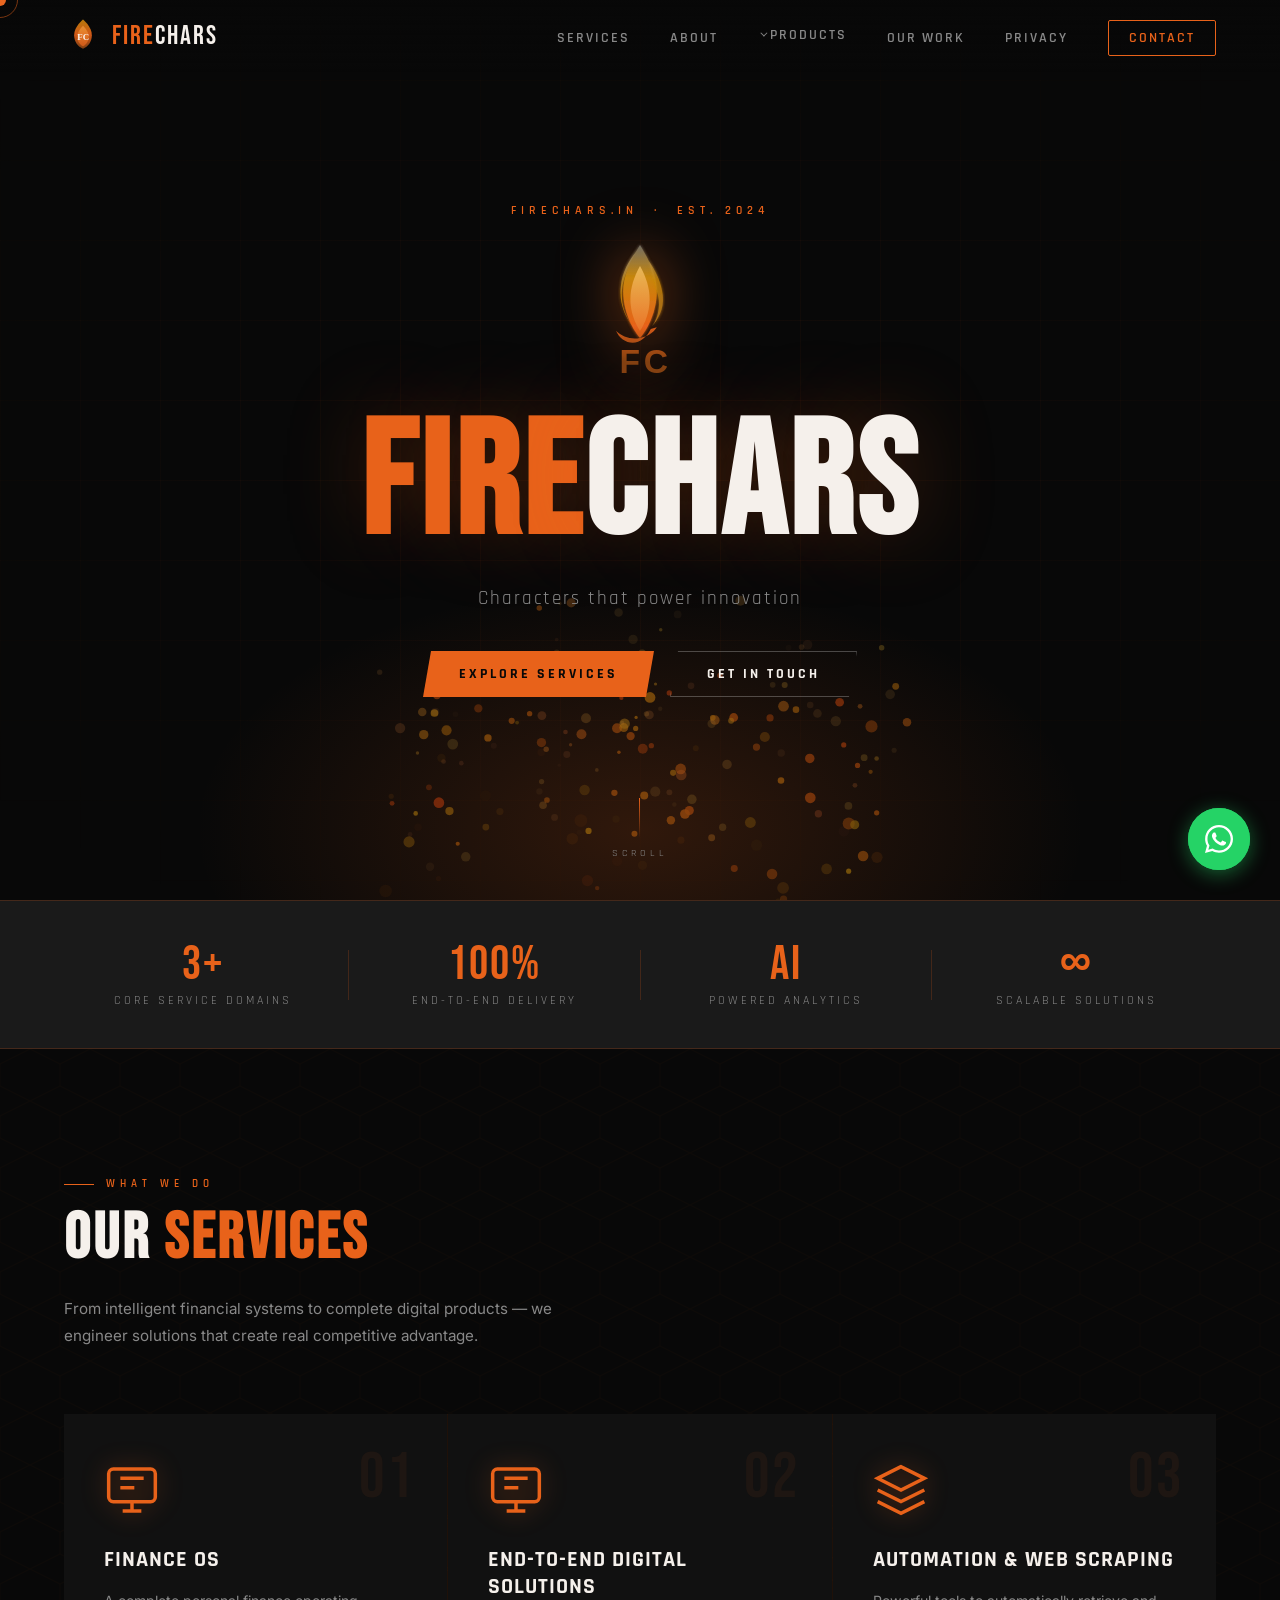
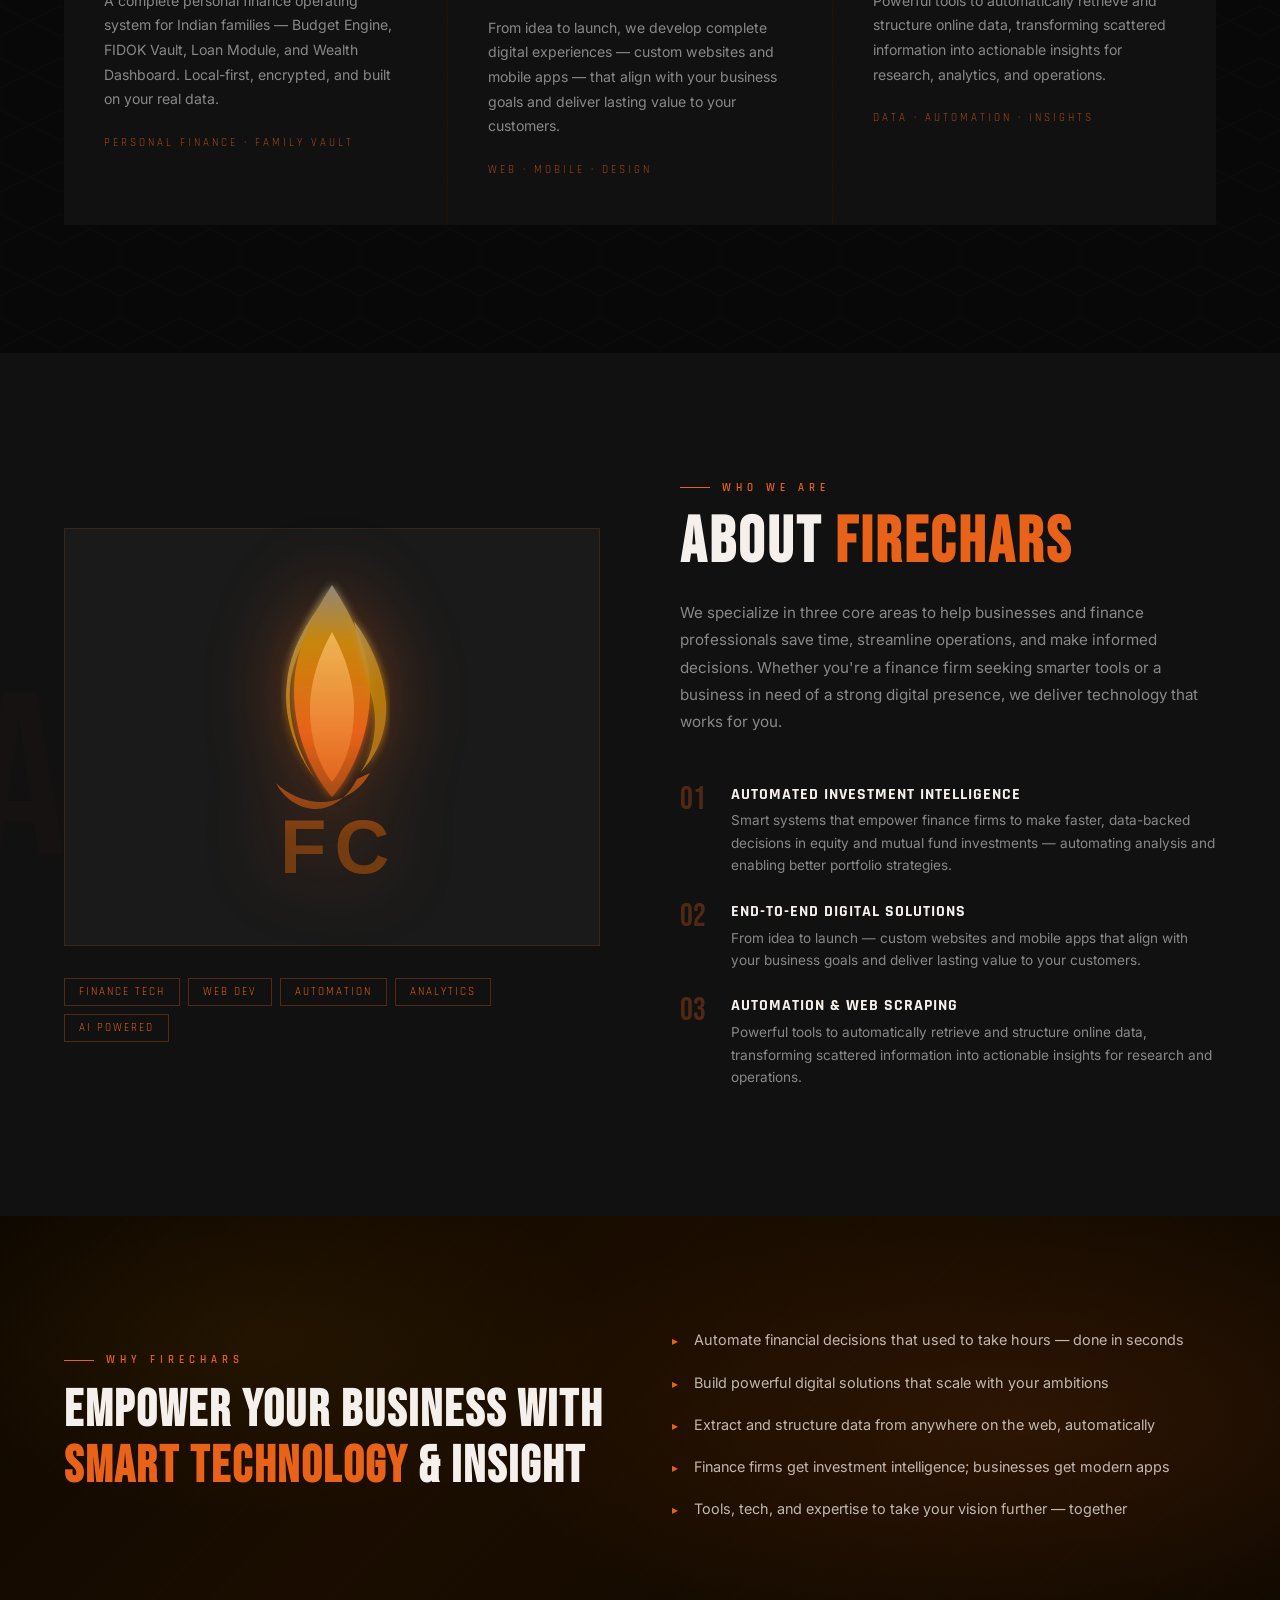
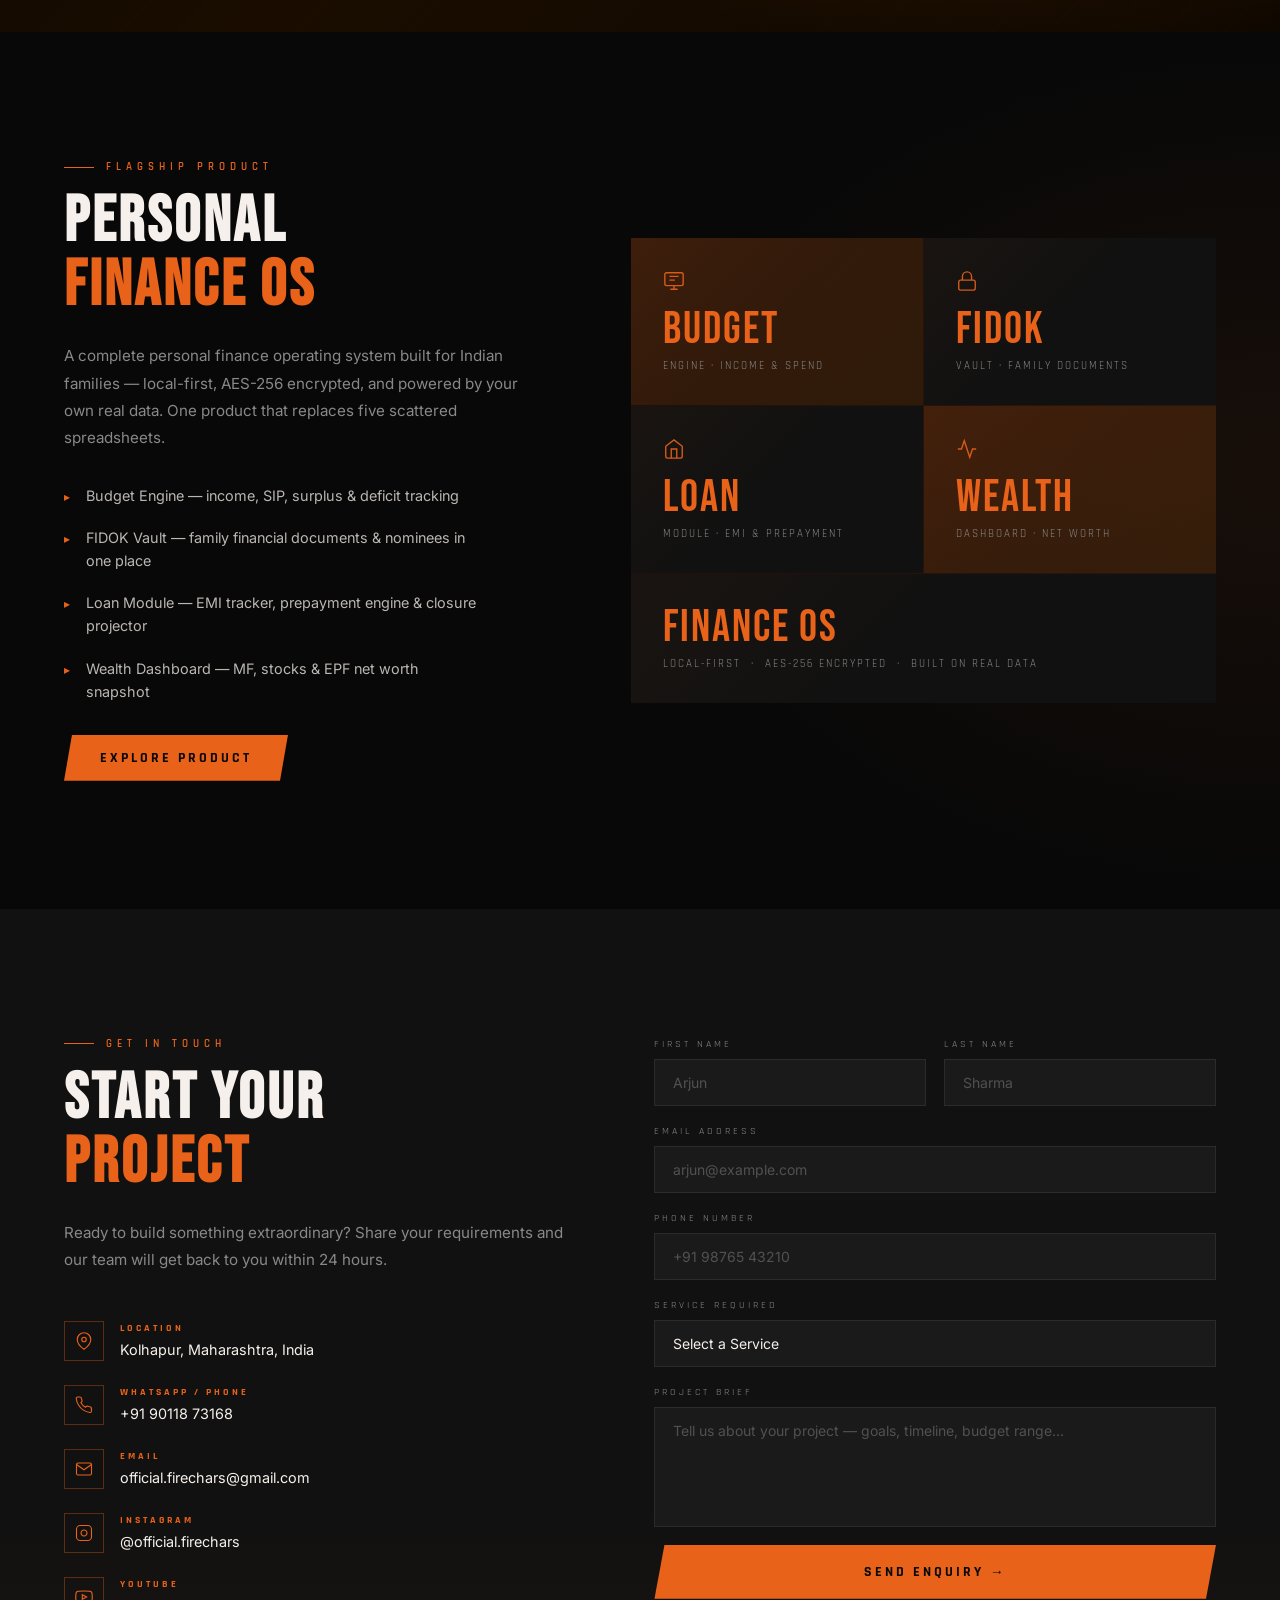
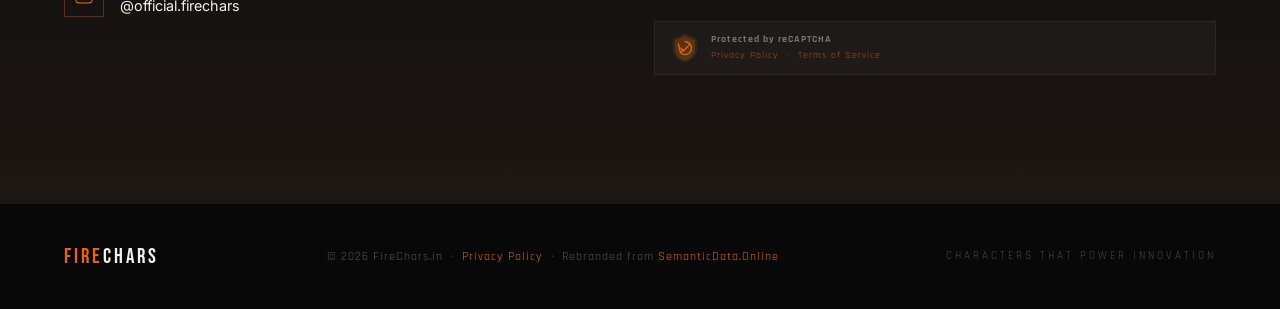
<file: index.html>
<!DOCTYPE html>
<html lang="en">
<head>
  <meta charset="UTF-8">
  <meta name="viewport" content="width=device-width, initial-scale=1.0">
  <title>FireChars | Web & App Development Studio India — Digital Products & Solutions</title>
  <meta name="description" content="FireChars is an India-based web and app development studio. We build digital products, client websites, finance tools, and automation solutions. AttendEase, BillingManager, RESULT, and more.">
  <meta name="keywords" content="web development studio India, app development India, FireChars, firechars.in, AttendEase, BillingManager, RESULT app, Nifty dividend tracker, digital products India, website development, custom software India">
  <meta name="author" content="FireChars.in">
  <meta name="robots" content="index, follow">
  <link rel="canonical" href="https://firechars.in/">

  <!-- Open Graph -->
  <meta property="og:type"        content="website">
  <meta property="og:url"         content="https://firechars.in/">
  <meta property="og:title"       content="FireChars | Web & App Development Studio India">
  <meta property="og:description" content="India-based digital product studio. We build websites, mobile apps, finance tools, and automation solutions for businesses and individuals.">
  <meta property="og:locale"      content="en_IN">
  <meta property="og:site_name"   content="FireChars.in">
  <meta property="og:image"       content="https://firechars.in/assets/images/og-image.png">
  <meta property="og:image:width" content="1200">
  <meta property="og:image:height" content="630">
  <meta property="og:image:alt"   content="FireChars — Web & App Development Studio">

  <!-- Twitter / X Card -->
  <meta name="twitter:card"        content="summary_large_image">
  <meta name="twitter:site"        content="@firechars">
  <meta name="twitter:title"       content="FireChars | Web & App Development Studio India">
  <meta name="twitter:description" content="India-based digital product studio. Websites, mobile apps, finance tools, and automation solutions.">
  <meta name="twitter:image"       content="https://firechars.in/assets/images/og-image.png">

  <!-- Schema.org — Organization -->
  <script type="application/ld+json">
  {
    "@context": "https://schema.org",
    "@type": "Organization",
    "name": "FireChars",
    "url": "https://firechars.in",
    "logo": "https://firechars.in/assets/images/og-image.png",
    "description": "India-based web and app development studio building digital products, client websites, and automation tools.",
    "email": "hello@firechars.in",
    "foundingDate": "2022",
    "areaServed": "IN",
    "sameAs": [
      "https://firechars.in"
    ],
    "hasOfferCatalog": {
      "@type": "OfferCatalog",
      "name": "FireChars Services",
      "itemListElement": [
        { "@type": "Offer", "itemOffered": { "@type": "Service", "name": "Web Development" } },
        { "@type": "Offer", "itemOffered": { "@type": "Service", "name": "Mobile App Development" } },
        { "@type": "Offer", "itemOffered": { "@type": "Service", "name": "Digital Products" } },
        { "@type": "Offer", "itemOffered": { "@type": "Service", "name": "Finance Tools & Automation" } }
      ]
    }
  }
  </script>

  <!-- Favicon -->
  <link rel="icon" type="image/svg+xml" href="assets/images/favicon.svg">

  <!-- Google Fonts -->
  <link rel="preconnect" href="https://fonts.googleapis.com">
  <link href="https://fonts.googleapis.com/css2?family=Bebas+Neue&family=Rajdhani:wght@400;500;600;700&family=Inter:wght@300;400;500&display=swap" rel="stylesheet">

  <!-- CSS -->
  <link rel="stylesheet" href="css/base.css">
  <link rel="stylesheet" href="css/components.css">
  <link rel="stylesheet" href="css/sections.css">
  <link rel="stylesheet" href="css/animations.css">
  <link rel="stylesheet" href="css/responsive.css">
</head>
<body>

  <!-- Custom Cursor -->
  <div class="cursor"      id="cursor"></div>
  <div class="cursor-ring" id="cursorRing"></div>

  <!-- ═══════════════════════════════════════
       NAV
       ═══════════════════════════════════════ -->
  <nav id="navbar">
    <a class="nav-logo" href="#">
      <svg class="nav-logo-icon" viewBox="0 0 100 120" fill="none" xmlns="http://www.w3.org/2000/svg">
        <path d="M50 8 C50 8 78 30 78 58 C78 78 66 95 50 100 C34 95 22 78 22 58 C22 30 50 8 50 8Z" fill="url(#nFO)" opacity="0.9"/>
        <path d="M50 28 C50 28 68 45 68 62 C68 76 60 88 50 92 C40 88 32 76 32 62 C32 45 50 28 50 28Z" fill="url(#nFI)" opacity="0.7"/>
        <text x="32" y="74" font-family="Arial Black" font-size="28" font-weight="900" fill="white" opacity="0.95">FC</text>
        <defs>
          <linearGradient id="nFO" x1="50" y1="8" x2="50" y2="100" gradientUnits="userSpaceOnUse">
            <stop offset="0%"   stop-color="#C8860A"/>
            <stop offset="50%"  stop-color="#E8621A"/>
            <stop offset="100%" stop-color="#8B4513"/>
          </linearGradient>
          <linearGradient id="nFI" x1="50" y1="28" x2="50" y2="92" gradientUnits="userSpaceOnUse">
            <stop offset="0%"   stop-color="#F0A040"/>
            <stop offset="100%" stop-color="#E8621A"/>
          </linearGradient>
        </defs>
      </svg>
      <span class="nav-logo-text"><span>FIRE</span>CHARS</span>
    </a>
    <ul class="nav-links" id="navLinks">
      <li><a href="#services">Services</a></li>
      <li><a href="#about">About</a></li>
      <li class="nav-dropdown-wrap">
        <a href="products.html">Products</a>
        <ul class="nav-dropdown">
          <li><a href="products.html#pfos-product"><span class="nav-dropdown-num">00</span>Finance OS</a></li>
          <li><a href="products.html#attendease-product"><span class="nav-dropdown-num">01</span>AttendEase</a></li>
          <li><a href="products.html#billing-product"><span class="nav-dropdown-num">02</span>Billing Manager</a></li>
          <li><a href="products.html#reportcard-product"><span class="nav-dropdown-num">03</span>Report Card</a></li>
          <li><a href="products.html#attendance-product"><span class="nav-dropdown-num">04</span>Student Attendance</a></li>
          <li><a href="products.html#viset-product"><span class="nav-dropdown-num">05</span>VISET : Nifty50 Dividend Scan</a></li>
          <li><a href="products.html#viset-sector-product"><span class="nav-dropdown-num">06</span>VISET : Sector Intelligence</a></li>
          <li><a href="trendtalk.html"><span class="nav-dropdown-num">07</span>TrendTalk</a></li>
          <li><a href="wed-sample1-rohan-bhavana.html"><span class="nav-dropdown-num">08</span>Wedding Invites</a></li>
        </ul>
      </li>
      <li><a href="clients.html">Our Work</a></li>
      <li><a href="privacy-policy.html">Privacy</a></li>
      <li><a href="#contact" class="nav-cta">Contact</a></li>
    </ul>
    <button class="nav-toggle" id="navToggle" aria-label="Toggle menu">
      <span></span><span></span><span></span>
    </button>
  </nav>

  <!-- ═══════════════════════════════════════
       HERO
       ═══════════════════════════════════════ -->
  <section id="hero">
    <div class="hero-bg">
      <canvas id="fireCanvas"></canvas>
      <div class="hero-grid"></div>
      <div class="hero-glow-center"></div>
    </div>
    <div class="hero-content">
      <div class="hero-eyebrow">firechars.in &nbsp;·&nbsp; Est. 2024</div>
      <svg class="hero-logo-svg" viewBox="0 0 200 240" fill="none" xmlns="http://www.w3.org/2000/svg">
        <defs>
          <linearGradient id="hO" x1="100" y1="0" x2="100" y2="200" gradientUnits="userSpaceOnUse">
            <stop offset="0%"   stop-color="#6A6A6A"/>
            <stop offset="30%"  stop-color="#C8860A"/>
            <stop offset="70%"  stop-color="#E8621A"/>
            <stop offset="100%" stop-color="#8B4513"/>
          </linearGradient>
          <linearGradient id="hI" x1="100" y1="40" x2="100" y2="180" gradientUnits="userSpaceOnUse">
            <stop offset="0%"   stop-color="#F0C060"/>
            <stop offset="100%" stop-color="#E8621A"/>
          </linearGradient>
          <linearGradient id="hM" x1="60" y1="0" x2="140" y2="200" gradientUnits="userSpaceOnUse">
            <stop offset="0%"   stop-color="#999"/>
            <stop offset="40%"  stop-color="#C8860A"/>
            <stop offset="100%" stop-color="#B87333"/>
          </linearGradient>
          <filter id="hGlow"><feGaussianBlur stdDeviation="3" result="b"/><feMerge><feMergeNode in="b"/><feMergeNode in="SourceGraphic"/></feMerge></filter>
        </defs>
        <path d="M100 10 C85 35 72 55 70 80 C68 105 76 125 88 140 C75 125 65 100 68 75 C70 50 82 30 95 15 Z" fill="url(#hM)" opacity="0.9" filter="url(#hGlow)"/>
        <path d="M100 5 C115 30 128 55 128 82 C128 115 113 145 100 160 C87 145 72 115 72 82 C72 55 85 30 100 5 Z" fill="url(#hO)" filter="url(#hGlow)"/>
        <path d="M100 40 C110 58 116 76 116 95 C116 118 108 136 100 148 C92 136 84 118 84 95 C84 76 90 58 100 40 Z" fill="url(#hI)" opacity="0.85"/>
        <path d="M128 82 C135 100 132 125 120 140 C130 130 140 112 138 90 C136 68 126 48 115 32 Z" fill="url(#hM)" opacity="0.85" filter="url(#hGlow)"/>
        <path d="M118 145 C112 158 100 168 88 168 C76 168 65 160 60 148 C70 158 85 163 100 160 C112 157 122 152 128 142 Z" fill="url(#hO)" opacity="0.9"/>
        <text x="66" y="218" font-family="Arial Black, sans-serif" font-size="56" font-weight="900" fill="url(#hO)" letter-spacing="6" opacity="0.95">FC</text>
      </svg>
      <h1 class="hero-title"><span class="fire">FIRE</span><span class="chars">CHARS</span></h1>
      <p class="hero-tagline">Characters that power innovation</p>
      <div class="hero-btns">
        <a href="#services" class="btn-primary">Explore Services</a>
        <a href="#contact"  class="btn-secondary">Get In Touch</a>
      </div>
    </div>
    <div class="hero-scroll">
      <div class="scroll-line"></div>
      <span>Scroll</span>
    </div>
  </section>

  <!-- ═══════════════════════════════════════
       STATS BAR
       ═══════════════════════════════════════ -->
  <div class="stats-bar">
    <div class="stats-inner">
      <div class="stat-item reveal">
        <div class="stat-number">3+</div>
        <div class="stat-label">Core Service Domains</div>
      </div>
      <div class="stat-divider"></div>
      <div class="stat-item reveal reveal-delay-1">
        <div class="stat-number">100%</div>
        <div class="stat-label">End-to-End Delivery</div>
      </div>
      <div class="stat-divider"></div>
      <div class="stat-item reveal reveal-delay-2">
        <div class="stat-number">AI</div>
        <div class="stat-label">Powered Analytics</div>
      </div>
      <div class="stat-divider"></div>
      <div class="stat-item reveal reveal-delay-3">
        <div class="stat-number">∞</div>
        <div class="stat-label">Scalable Solutions</div>
      </div>
    </div>
  </div>

  <!-- ═══════════════════════════════════════
       SERVICES
       ═══════════════════════════════════════ -->
  <section id="services">
    <div class="services-hex-bg"></div>
    <div class="services-header">
      <div class="reveal">
        <div class="section-label">What We Do</div>
        <h2 class="section-title">Our <span>Services</span></h2>
        <p class="section-desc">From intelligent financial systems to complete digital products — we engineer solutions that create real competitive advantage.</p>
      </div>
    </div>
    <div class="services-grid">
      <div class="service-card reveal">
        <div class="service-number">01</div>
        <svg class="service-icon" viewBox="0 0 24 24" fill="none" stroke="currentColor" stroke-width="1.5">
          <rect x="2" y="3" width="20" height="14" rx="2"/>
          <path d="M8 21h8M12 17v4"/>
          <path d="M7 7h10M7 11h6"/>
        </svg>
        <div class="service-name">Finance OS</div>
        <p class="service-desc">A complete personal finance operating system for Indian families — Budget Engine, FIDOK Vault, Loan Module, and Wealth Dashboard. Local-first, encrypted, and built on your real data.</p>
        <span class="service-tag">Personal Finance · Family Vault</span>
      </div>
      <div class="service-card reveal reveal-delay-1">
        <div class="service-number">02</div>
        <svg class="service-icon" viewBox="0 0 24 24" fill="none" stroke="currentColor" stroke-width="1.5">
          <rect x="2" y="3" width="20" height="14" rx="2"/>
          <path d="M8 21h8M12 17v4M7 7h10M7 11h6"/>
        </svg>
        <div class="service-name">End-to-End Digital Solutions</div>
        <p class="service-desc">From idea to launch, we develop complete digital experiences — custom websites and mobile apps — that align with your business goals and deliver lasting value to your customers.</p>
        <span class="service-tag">Web · Mobile · Design</span>
      </div>
      <div class="service-card reveal reveal-delay-2">
        <div class="service-number">03</div>
        <svg class="service-icon" viewBox="0 0 24 24" fill="none" stroke="currentColor" stroke-width="1.5">
          <path d="M12 2L2 7l10 5 10-5-10-5zM2 17l10 5 10-5M2 12l10 5 10-5"/>
        </svg>
        <div class="service-name">Automation &amp; Web Scraping</div>
        <p class="service-desc">Powerful tools to automatically retrieve and structure online data, transforming scattered information into actionable insights for research, analytics, and operations.</p>
        <span class="service-tag">Data · Automation · Insights</span>
      </div>
    </div>
  </section>

  <!-- ═══════════════════════════════════════
       ABOUT
       ═══════════════════════════════════════ -->
  <section id="about">
    <div class="about-inner">
      <div class="about-visual reveal">
        <div class="about-glow-box">
          <svg class="big-logo-svg" viewBox="0 0 280 320" fill="none" xmlns="http://www.w3.org/2000/svg">
            <defs>
              <linearGradient id="bO" x1="140" y1="0" x2="140" y2="260" gradientUnits="userSpaceOnUse">
                <stop offset="0%"   stop-color="#888"/>
                <stop offset="25%"  stop-color="#C8860A"/>
                <stop offset="60%"  stop-color="#E8621A"/>
                <stop offset="100%" stop-color="#7B3F10"/>
              </linearGradient>
              <linearGradient id="bI" x1="140" y1="50" x2="140" y2="220" gradientUnits="userSpaceOnUse">
                <stop offset="0%"   stop-color="#F5C060"/>
                <stop offset="100%" stop-color="#E8621A"/>
              </linearGradient>
              <linearGradient id="bM" x1="80" y1="0" x2="200" y2="260" gradientUnits="userSpaceOnUse">
                <stop offset="0%"   stop-color="#AAAAAA"/>
                <stop offset="50%"  stop-color="#C8860A"/>
                <stop offset="100%" stop-color="#B87333"/>
              </linearGradient>
              <filter id="bG"><feGaussianBlur stdDeviation="4" result="b"/><feMerge><feMergeNode in="b"/><feMergeNode in="SourceGraphic"/></feMerge></filter>
            </defs>
            <path d="M140 14 C120 50 100 78 98 112 C96 148 108 178 122 200 C105 178 90 140 95 105 C98 72 116 44 133 22 Z" fill="url(#bM)" opacity="0.9" filter="url(#bG)"/>
            <path d="M140 8 C162 42 178 76 178 114 C178 160 158 200 140 220 C122 200 102 160 102 114 C102 76 118 42 140 8 Z" fill="url(#bO)" filter="url(#bG)"/>
            <path d="M140 55 C154 80 162 106 162 132 C162 165 152 190 140 205 C128 190 118 165 118 132 C118 106 126 80 140 55 Z" fill="url(#bI)" opacity="0.85"/>
            <path d="M178 114 C187 140 184 174 168 196 C182 182 196 158 194 126 C192 94 178 66 162 44 Z" fill="url(#bM)" opacity="0.88" filter="url(#bG)"/>
            <path d="M165 202 C156 220 140 232 124 232 C108 232 92 222 84 206 C98 220 120 228 140 224 C158 220 170 210 178 196 Z" fill="url(#bO)" opacity="0.9"/>
            <text x="88" y="296" font-family="Arial Black, sans-serif" font-size="76" font-weight="900" fill="url(#bO)" letter-spacing="8" opacity="0.92">FC</text>
          </svg>
        </div>
        <div class="about-tags">
          <span class="about-tag">Finance Tech</span>
          <span class="about-tag">Web Dev</span>
          <span class="about-tag">Automation</span>
          <span class="about-tag">Analytics</span>
          <span class="about-tag">AI Powered</span>
        </div>
      </div>
      <div>
        <div class="section-label reveal">Who We Are</div>
        <h2 class="section-title reveal">About <span>FireChars</span></h2>
        <p class="section-desc reveal" style="margin-bottom:3rem;">We specialize in three core areas to help businesses and finance professionals save time, streamline operations, and make informed decisions. Whether you're a finance firm seeking smarter tools or a business in need of a strong digital presence, we deliver technology that works for you.</p>
        <div class="about-pillars">
          <div class="pillar reveal reveal-delay-1">
            <div class="pillar-num">01</div>
            <div>
              <div class="pillar-name">Automated Investment Intelligence</div>
              <div class="pillar-desc">Smart systems that empower finance firms to make faster, data-backed decisions in equity and mutual fund investments — automating analysis and enabling better portfolio strategies.</div>
            </div>
          </div>
          <div class="pillar reveal reveal-delay-2">
            <div class="pillar-num">02</div>
            <div>
              <div class="pillar-name">End-to-End Digital Solutions</div>
              <div class="pillar-desc">From idea to launch — custom websites and mobile apps that align with your business goals and deliver lasting value to your customers.</div>
            </div>
          </div>
          <div class="pillar reveal reveal-delay-3">
            <div class="pillar-num">03</div>
            <div>
              <div class="pillar-name">Automation &amp; Web Scraping</div>
              <div class="pillar-desc">Powerful tools to automatically retrieve and structure online data, transforming scattered information into actionable insights for research and operations.</div>
            </div>
          </div>
        </div>
      </div>
    </div>
  </section>

  <!-- ═══════════════════════════════════════
       FEATURE BAND
       ═══════════════════════════════════════ -->
  <div class="feature-band">
    <div class="feature-band-bg"></div>
    <div class="feature-band-lines"></div>
    <div class="feature-band-content">
      <div class="reveal">
        <div class="section-label">Why FireChars</div>
        <h3 class="feature-quote">Empower Your Business With <span>Smart Technology</span> &amp; Insight</h3>
      </div>
      <ul class="feature-list reveal reveal-delay-2">
        <li>Automate financial decisions that used to take hours — done in seconds</li>
        <li>Build powerful digital solutions that scale with your ambitions</li>
        <li>Extract and structure data from anywhere on the web, automatically</li>
        <li>Finance firms get investment intelligence; businesses get modern apps</li>
        <li>Tools, tech, and expertise to take your vision further — together</li>
      </ul>
    </div>
  </div>

  <!-- ═══════════════════════════════════════
       PERSONAL FINANCE OS
       ═══════════════════════════════════════ -->
  <section id="pfos">
    <div class="pfos-inner">
      <div>
        <div class="section-label reveal">Flagship Product</div>
        <h2 class="section-title reveal">Personal<br><span>Finance OS</span></h2>
        <p class="section-desc reveal" style="margin-bottom:2rem;">A complete personal finance operating system built for Indian families — local-first, AES-256 encrypted, and powered by your own real data. One product that replaces five scattered spreadsheets.</p>
        <ul class="feature-list reveal reveal-delay-1" style="max-width:420px;">
          <li>Budget Engine — income, SIP, surplus &amp; deficit tracking</li>
          <li>FIDOK Vault — family financial documents &amp; nominees in one place</li>
          <li>Loan Module — EMI tracker, prepayment engine &amp; closure projector</li>
          <li>Wealth Dashboard — MF, stocks &amp; EPF net worth snapshot</li>
        </ul>
        <div style="margin-top:2rem;" class="reveal reveal-delay-2">
          <a href="products.html#pfos-product" class="btn-primary">Explore Product</a>
        </div>
      </div>
      <div class="pfos-visual reveal reveal-delay-1">
        <div class="pfos-module accent">
          <div class="pfos-module-shine"></div>
          <div class="pfos-module-icon"><svg width="22" height="22" viewBox="0 0 24 24" fill="none" stroke="currentColor" stroke-width="1.5"><rect x="2" y="3" width="20" height="14" rx="2"/><path d="M8 21h8M12 17v4"/><path d="M7 7h10M7 11h6"/></svg></div>
          <div class="pfos-module-value">Budget</div>
          <div class="pfos-module-label">Engine · Income &amp; Spend</div>
        </div>
        <div class="pfos-module">
          <div class="pfos-module-shine"></div>
          <div class="pfos-module-icon"><svg width="22" height="22" viewBox="0 0 24 24" fill="none" stroke="currentColor" stroke-width="1.5"><rect x="3" y="11" width="18" height="11" rx="2"/><path d="M7 11V7a5 5 0 0 1 10 0v4"/></svg></div>
          <div class="pfos-module-value">FIDOK</div>
          <div class="pfos-module-label">Vault · Family Documents</div>
        </div>
        <div class="pfos-module">
          <div class="pfos-module-shine"></div>
          <div class="pfos-module-icon"><svg width="22" height="22" viewBox="0 0 24 24" fill="none" stroke="currentColor" stroke-width="1.5"><path d="M3 9l9-7 9 7v11a2 2 0 0 1-2 2H5a2 2 0 0 1-2-2z"/><polyline points="9 22 9 12 15 12 15 22"/></svg></div>
          <div class="pfos-module-value">Loan</div>
          <div class="pfos-module-label">Module · EMI &amp; Prepayment</div>
        </div>
        <div class="pfos-module accent">
          <div class="pfos-module-shine"></div>
          <div class="pfos-module-icon"><svg width="22" height="22" viewBox="0 0 24 24" fill="none" stroke="currentColor" stroke-width="1.5"><polyline points="22 12 18 12 15 21 9 3 6 12 2 12"/></svg></div>
          <div class="pfos-module-value">Wealth</div>
          <div class="pfos-module-label">Dashboard · Net Worth</div>
        </div>
        <div class="pfos-module pfos-module-wide">
          <div class="pfos-module-shine"></div>
          <div class="pfos-module-value">Finance OS</div>
          <div class="pfos-module-label">Local-First &nbsp;·&nbsp; AES-256 Encrypted &nbsp;·&nbsp; Built on Real Data</div>
        </div>
      </div>
    </div>
  </section>

  <!-- ═══════════════════════════════════════
       CONTACT
       ═══════════════════════════════════════ -->
  <section id="contact">
    <div class="contact-layout">
      <div class="contact-info">
        <div class="section-label reveal">Get In Touch</div>
        <h2 class="section-title reveal reveal-delay-1">START YOUR<br><span>PROJECT</span></h2>
        <p class="reveal reveal-delay-2">Ready to build something extraordinary? Share your requirements and our team will get back to you within 24 hours.</p>
        <div class="contact-detail reveal reveal-delay-2">
          <div class="contact-detail-icon">
            <svg width="18" height="18" viewBox="0 0 24 24" fill="none" stroke="currentColor" stroke-width="1.5"><path d="M21 10c0 7-9 13-9 13s-9-6-9-13a9 9 0 0 1 18 0z"/><circle cx="12" cy="10" r="3"/></svg>
          </div>
          <div class="contact-detail-text"><strong>Location</strong><span>Kolhapur, Maharashtra, India</span></div>
        </div>
        <div class="contact-detail reveal reveal-delay-3">
          <div class="contact-detail-icon">
            <svg width="18" height="18" viewBox="0 0 24 24" fill="none" stroke="currentColor" stroke-width="1.5"><path d="M22 16.92v3a2 2 0 0 1-2.18 2 19.79 19.79 0 0 1-8.63-3.07A19.5 19.5 0 0 1 4.69 12a19.79 19.79 0 0 1-3.07-8.67A2 2 0 0 1 3.6 1.27h3a2 2 0 0 1 2 1.72c.127.96.361 1.903.7 2.81a2 2 0 0 1-.45 2.11L7.91 8.91a16 16 0 0 0 6.06 6.06l.96-.95a2 2 0 0 1 2.11-.45c.907.339 1.85.573 2.81.7A2 2 0 0 1 21.73 16.92z"/></svg>
          </div>
          <div class="contact-detail-text"><strong>WhatsApp / Phone</strong><span><a href="https://wa.me/919011873168?text=Hi%20FireChars%20team!%20I%20would%20like%20to%20discuss%20your%20services.">+91 90118 73168</a></span></div>
        </div>
        <div class="contact-detail reveal reveal-delay-4">
          <div class="contact-detail-icon">
            <svg width="18" height="18" viewBox="0 0 24 24" fill="none" stroke="currentColor" stroke-width="1.5"><path d="M4 4h16c1.1 0 2 .9 2 2v12c0 1.1-.9 2-2 2H4c-1.1 0-2-.9-2-2V6c0-1.1.9-2 2-2z"/><polyline points="22,6 12,13 2,6"/></svg>
          </div>
          <div class="contact-detail-text"><strong>Email</strong><span>official.firechars@gmail.com</span></div>
        </div>
        <div class="contact-detail reveal reveal-delay-4">
          <div class="contact-detail-icon">
            <svg width="18" height="18" viewBox="0 0 24 24" fill="none" stroke="currentColor" stroke-width="1.5"><rect x="2" y="2" width="20" height="20" rx="5" ry="5"/><path d="M16 11.37A4 4 0 1 1 12.63 8 4 4 0 0 1 16 11.37z"/><line x1="17.5" y1="6.5" x2="17.51" y2="6.5"/></svg>
          </div>
          <div class="contact-detail-text"><strong>Instagram</strong><span><a href="https://www.instagram.com/official.firechars" target="_blank" rel="noopener noreferrer">@official.firechars</a></span></div>
        </div>
        <div class="contact-detail reveal reveal-delay-4">
          <div class="contact-detail-icon">
            <svg width="18" height="18" viewBox="0 0 24 24" fill="none" stroke="currentColor" stroke-width="1.5"><path d="M22.54 6.42a2.78 2.78 0 0 0-1.95-1.96C18.88 4 12 4 12 4s-6.88 0-8.59.46A2.78 2.78 0 0 0 1.46 6.42 29 29 0 0 0 1 12a29 29 0 0 0 .46 5.58 2.78 2.78 0 0 0 1.95 1.96C5.12 20 12 20 12 20s6.88 0 8.59-.46a2.78 2.78 0 0 0 1.95-1.96A29 29 0 0 0 23 12a29 29 0 0 0-.46-5.58z"/><polygon points="9.75 15.02 15.5 12 9.75 8.98 9.75 15.02"/></svg>
          </div>
          <div class="contact-detail-text"><strong>YouTube</strong><span><a href="https://www.youtube.com/@official.firechars" target="_blank" rel="noopener noreferrer">@official.firechars</a></span></div>
        </div>
      </div>

      <div class="contact-form reveal reveal-delay-2">
        <div class="form-row">
          <div class="form-group"><label class="form-label">First Name</label><input type="text" id="f-fname" class="form-input" placeholder="Arjun"></div>
          <div class="form-group"><label class="form-label">Last Name</label><input type="text" id="f-lname" class="form-input" placeholder="Sharma"></div>
        </div>
        <div class="form-group"><label class="form-label">Email Address</label><input type="email" id="f-email" class="form-input" placeholder="arjun@example.com"></div>
        <div class="form-group"><label class="form-label">Phone Number</label><input type="tel" id="f-phone" class="form-input" placeholder="+91 98765 43210"></div>
        <div class="form-group">
          <label class="form-label">Service Required</label>
          <select id="f-type" class="form-select">
            <option value="">Select a Service</option>
            <option>Personal Finance OS — Early Access</option>
            <option>Website Development</option>
            <option>Mobile App Development</option>
            <option>Automation &amp; Web Scraping</option>
            <option>End-to-End Digital Solution</option>
            <option>Data Analytics &amp; Reporting</option>
            <option>Other / General Enquiry</option>
          </select>
        </div>
        <div class="form-group"><label class="form-label">Project Brief</label><textarea id="f-brief" class="form-textarea" placeholder="Tell us about your project — goals, timeline, budget range..."></textarea></div>
        <button class="btn-submit" id="submitEnquiryBtn" onclick="openGmailEnquiry(event)">Send Enquiry &rarr;</button>
        <p class="form-error" id="form-error"></p>
        <p class="recaptcha-notice">
          <svg class="rc-logo" xmlns="http://www.w3.org/2000/svg" viewBox="0 0 64 64">
            <defs><linearGradient id="rcg1" x1="0%" y1="0%" x2="100%" y2="100%"><stop offset="0%" style="stop-color:#E8621A"/><stop offset="100%" style="stop-color:#C8860A"/></linearGradient></defs>
            <path d="M32 4 L56 14 L56 34 C56 47 45 57 32 60 C19 57 8 47 8 34 L8 14 Z" fill="url(#rcg1)" opacity="0.12" stroke="#E8621A" stroke-width="1.5"/>
            <path d="M32 8 L52 17 L52 34 C52 45 43 54 32 57 C21 54 12 45 12 34 L12 17 Z" fill="url(#rcg1)" opacity="0.2"/>
            <g transform="translate(32,32)" fill="none" stroke="#E8621A" stroke-width="2.5" stroke-linecap="round" stroke-linejoin="round"><path d="M0,-13 A13,13 0 1,1 -9.2,9.2"/><polyline points="-13,-8 -9.2,9.2 -4,4.5"/></g>
            <polyline points="24,32 29,38 40,26" fill="none" stroke="#E8621A" stroke-width="2.5" stroke-linecap="round" stroke-linejoin="round"/>
          </svg>
          <span class="rc-text"><strong>Protected by reCAPTCHA</strong><a href="https://policies.google.com/privacy" target="_blank">Privacy Policy</a> &nbsp;&middot;&nbsp; <a href="https://policies.google.com/terms" target="_blank">Terms of Service</a></span>
        </p>
      </div>
    </div>
  </section>

  <!-- ═══════════════════════════════════════
       FOOTER
       ═══════════════════════════════════════ -->
  <footer>
    <div class="footer-brand"><span>FIRE</span>CHARS</div>
    <div class="footer-copy">
      &copy; <span id="yr"></span> FireChars.in &nbsp;·&nbsp;
      <a href="privacy-policy.html">Privacy Policy</a> &nbsp;·&nbsp;
      Rebranded from <a href="https://semanticdata.online" target="_blank">SemanticData.Online</a>
    </div>
    <div class="footer-tagline">CHARACTERS THAT POWER INNOVATION</div>
  </footer>

  <!-- WHATSAPP FAB -->
  <div class="whatsapp-fab">
    <a href="https://wa.me/919011873168?text=Hi%20FireChars%20team!%20I%20would%20like%20to%20discuss%20your%20services."
       target="_blank" rel="noopener noreferrer" aria-label="Chat on WhatsApp">
      <svg xmlns="http://www.w3.org/2000/svg" viewBox="0 0 448 512">
        <path d="M380.9 97.1C339 55.1 283.2 32 223.9 32c-122.4 0-222 99.6-222 222 0 39.1 10.2 77.3 29.6 111L0 480l117.7-30.9c32.4 17.7 68.9 27 106.1 27h.1c122.3 0 224.1-99.6 224.1-222 0-59.3-25.2-115-67.1-157zm-157 341.6c-33.2 0-65.7-8.9-94-25.7l-6.7-4-69.8 18.3L72 359.2l-4.4-7c-18.5-29.4-28.2-63.3-28.2-98.2 0-101.7 82.8-184.5 184.6-184.5 49.3 0 95.6 19.2 130.4 54.1 34.8 34.9 56.2 81.2 56.1 130.5 0 101.8-84.9 184.6-186.6 184.6zm101.2-138.2c-5.5-2.8-32.8-16.2-37.9-18-5.1-1.9-8.8-2.8-12.5 2.8-3.7 5.6-14.3 18-17.6 21.8-3.2 3.7-6.5 4.2-12 1.4-32.6-16.3-54-29.1-75.5-66-5.7-9.8 5.7-9.1 16.3-30.3 1.8-3.7.9-6.9-.5-9.7-1.4-2.8-12.5-30.1-17.1-41.2-4.5-10.8-9.1-9.3-12.5-9.5-3.2-.2-6.9-.2-10.6-.2-3.7 0-9.7 1.4-14.8 6.9-5.1 5.6-19.4 19-19.4 46.3 0 27.3 19.9 53.7 22.6 57.4 2.8 3.7 39.1 59.7 94.8 83.8 35.2 15.2 49 16.5 66.6 13.9 10.7-1.6 32.8-13.4 37.4-26.4 4.6-13 4.6-24.1 3.2-26.4-1.3-2.5-5-3.9-10.5-6.6z"/>
      </svg>
    </a>
  </div>

  <!-- ═══════════════════════════════════════
       JAVASCRIPT
       ═══════════════════════════════════════ -->
  <script>document.getElementById('yr').textContent = new Date().getFullYear();</script>
  <script src="js/cursor.js"></script>
  <script src="js/nav.js"></script>
  <script src="js/fire.js"></script>
  <script src="js/parallax.js"></script>
  <script src="js/animations.js"></script>
  <script src="js/form.js"></script>

</body>
</html>
</file>
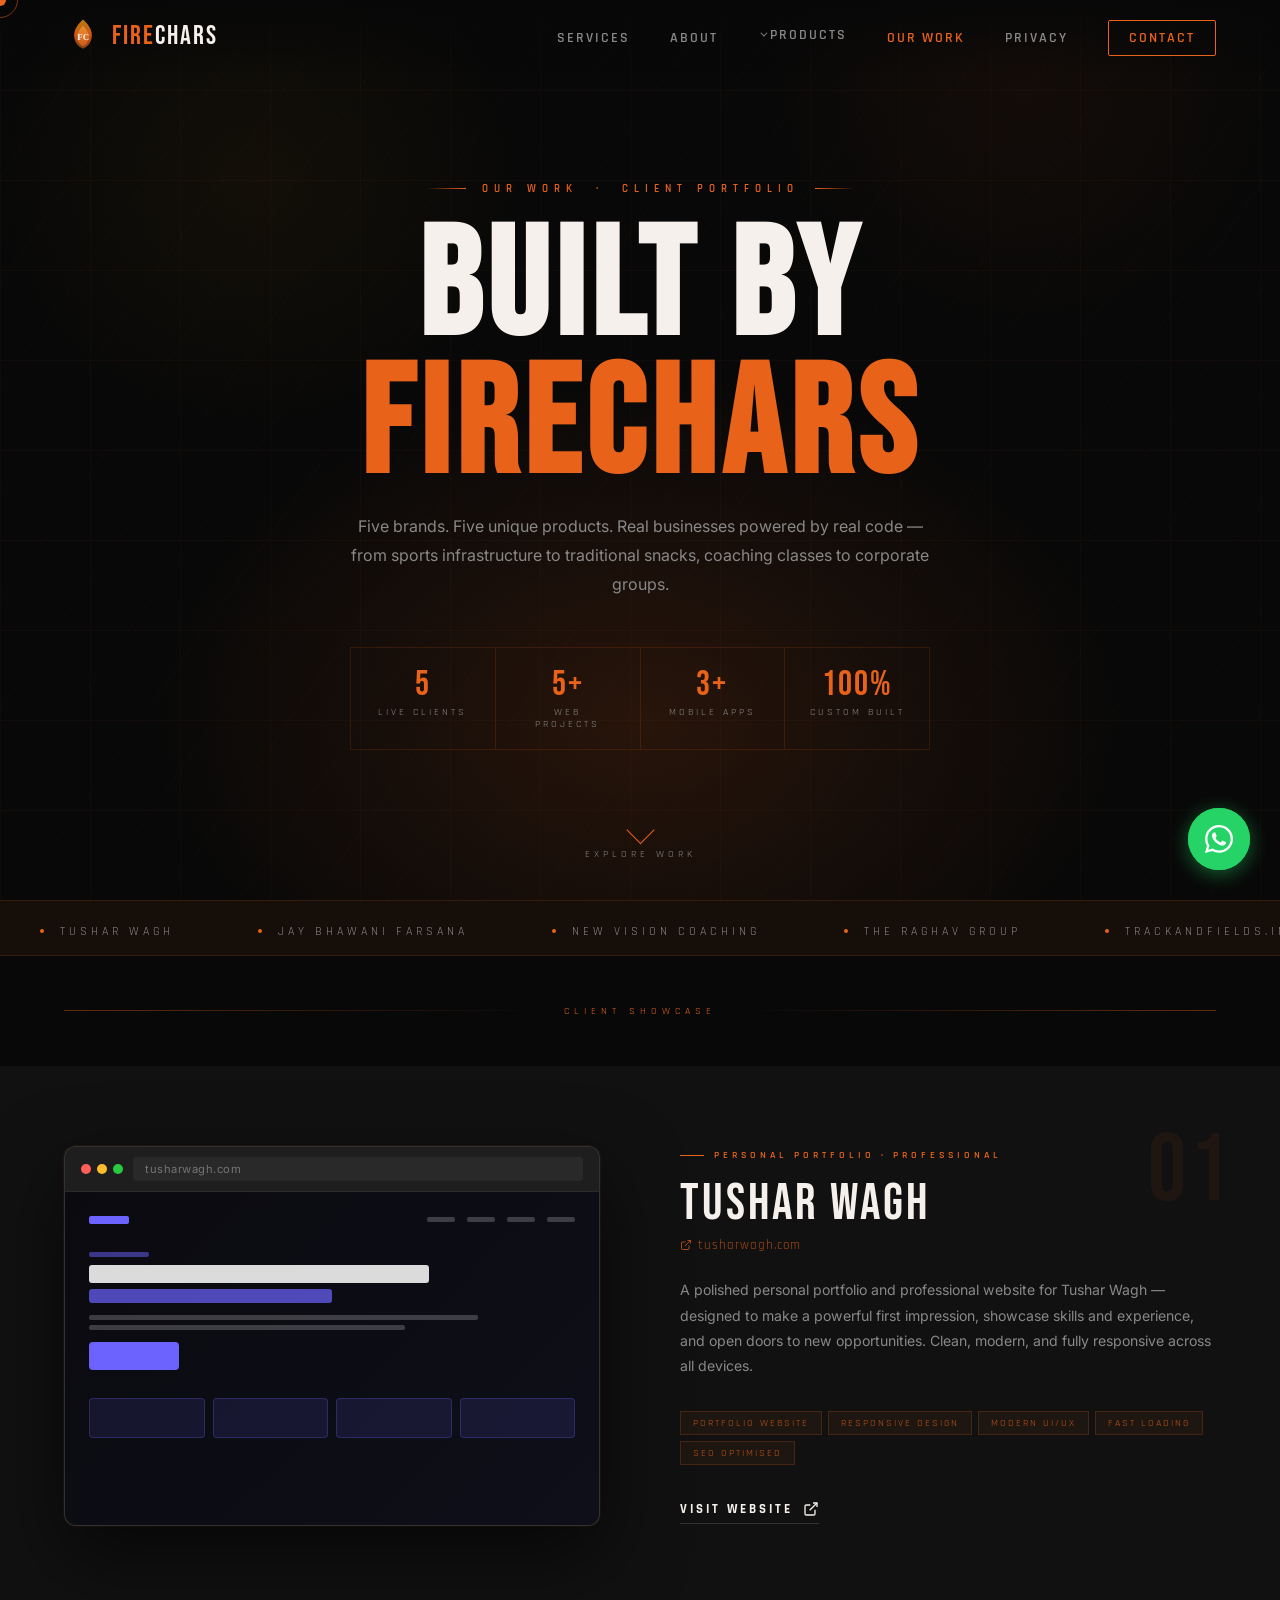
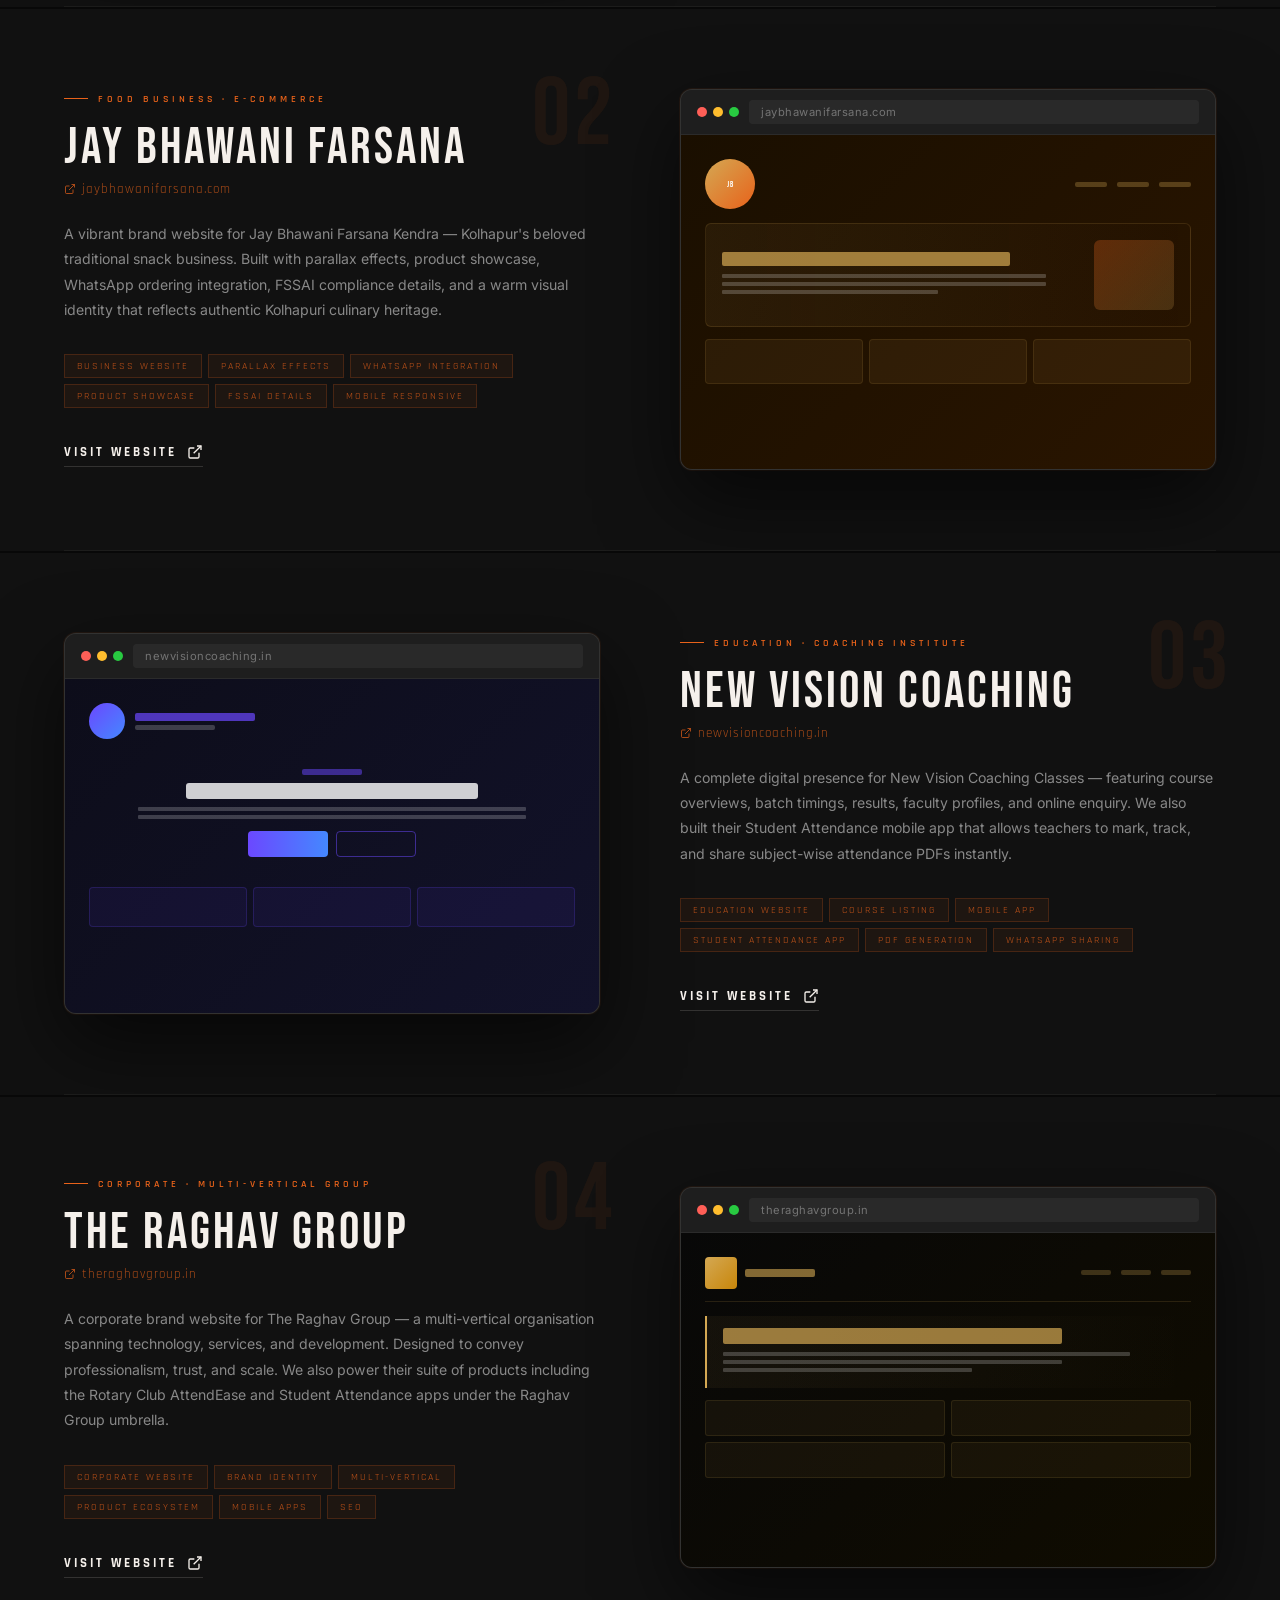
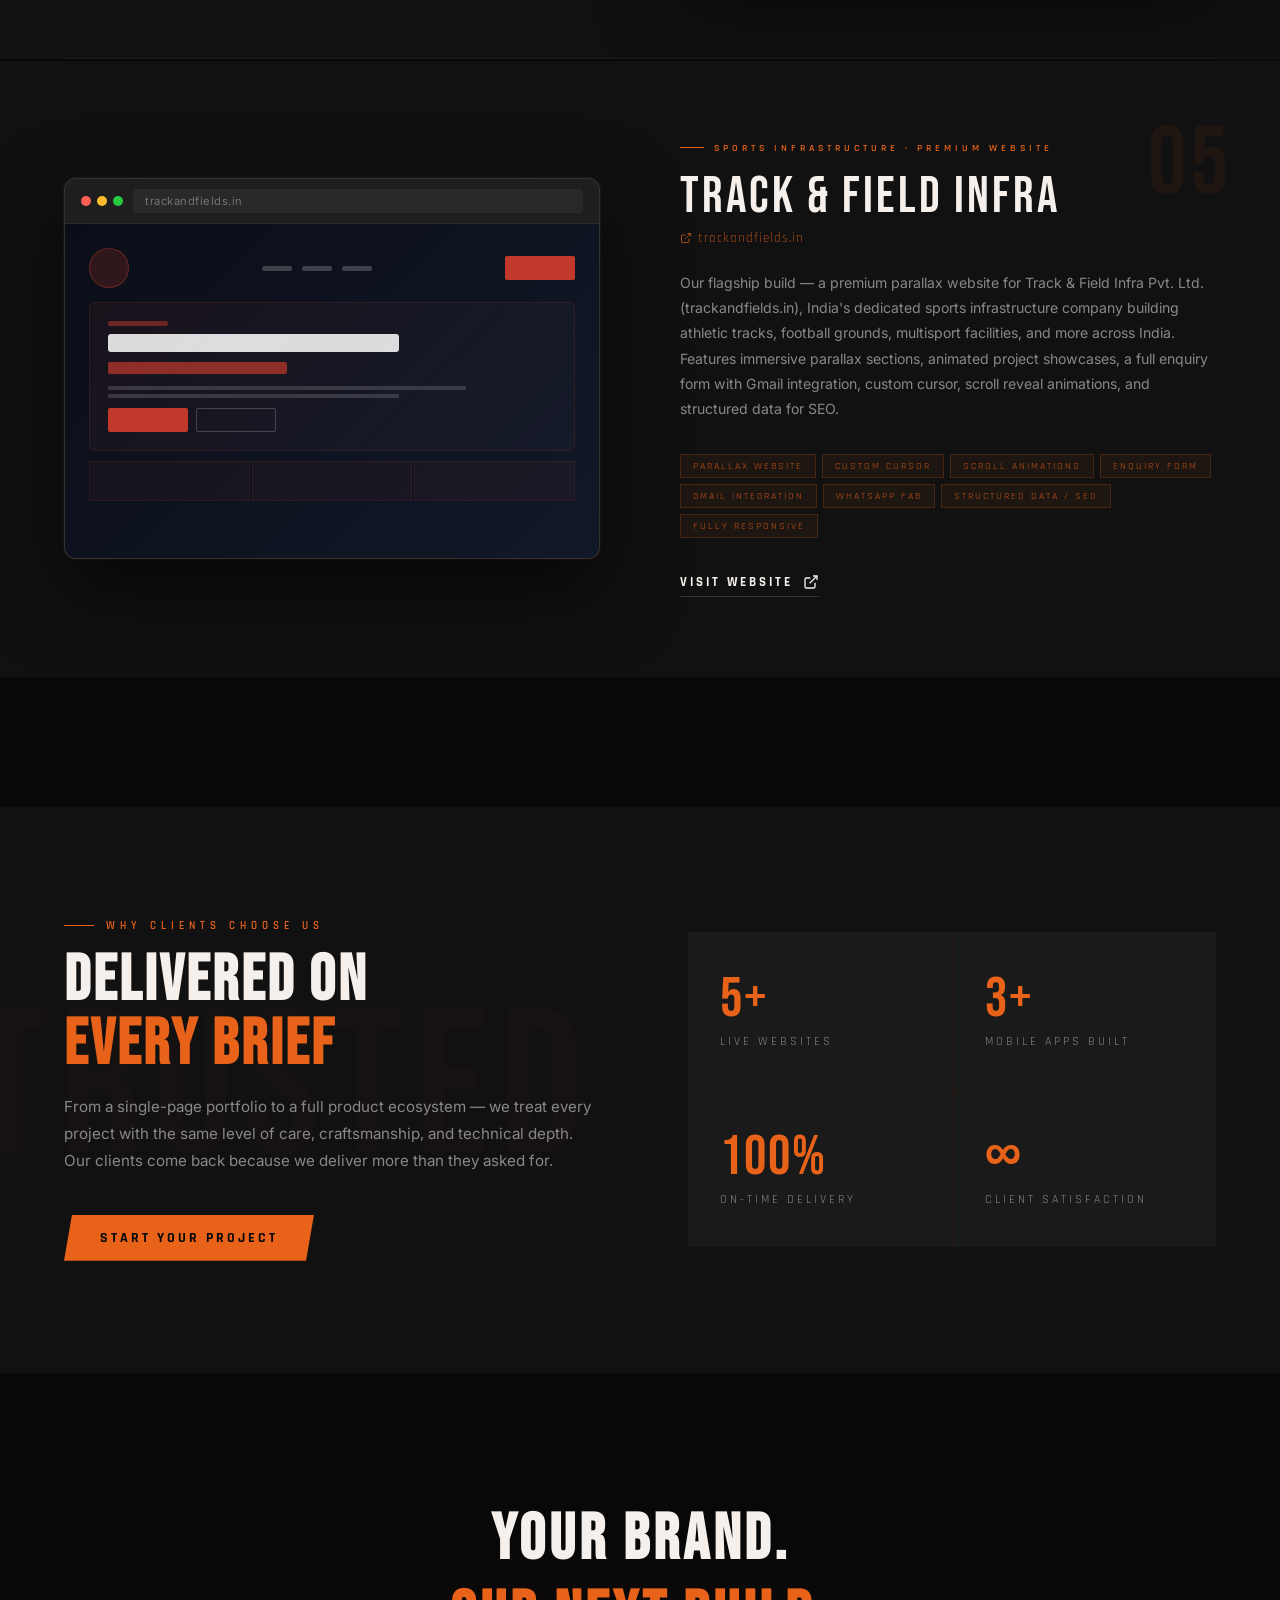
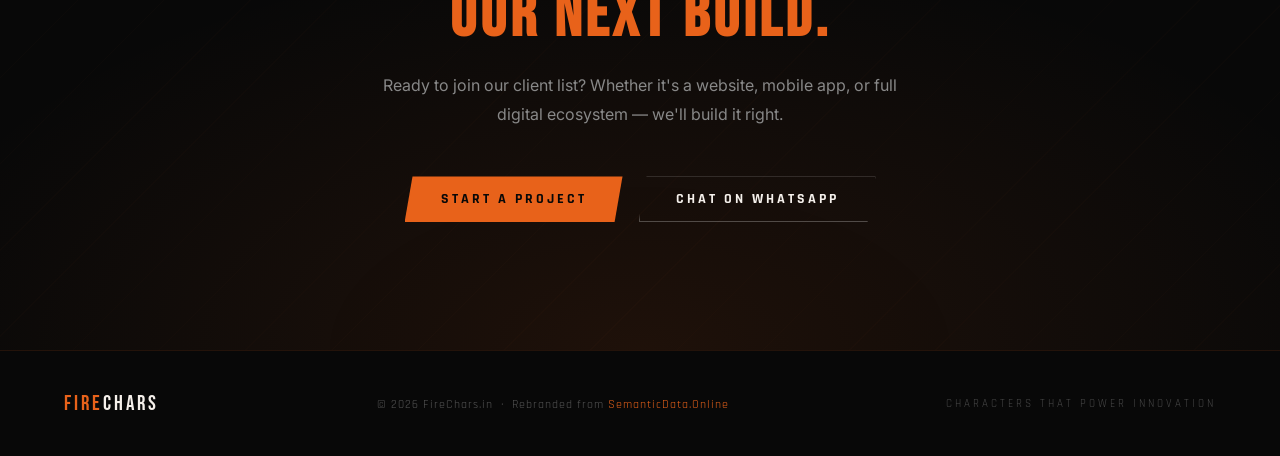
<file: clients.html>
<!DOCTYPE html>
<html lang="en">
<head>
  <meta charset="UTF-8">
  <meta name="viewport" content="width=device-width, initial-scale=1.0">
  <title>Our Work & Client Portfolio | FireChars.in — Web & App Projects</title>
  <meta name="description" content="FireChars client portfolio — websites and apps built for Tushar Wagh, Jay Bhawani Farsana, New Vision Coaching, The Raghav Group, Track & Field Infra (trackandfields.in). See our work.">
  <meta name="keywords" content="FireChars portfolio, client websites India, web development projects, Jay Bhawani Farsana website, Track and Field Infra website, trackandfields.in website, New Vision Coaching, Raghav Group, firechars work">
  <meta name="author" content="FireChars.in">
  <meta name="robots" content="index, follow">
  <link rel="canonical" href="https://firechars.in/clients.html">

  <!-- Open Graph -->
  <meta property="og:type"        content="website">
  <meta property="og:url"         content="https://firechars.in/clients.html">
  <meta property="og:title"       content="Our Work & Client Portfolio | FireChars.in">
  <meta property="og:description" content="Websites and apps built by FireChars for businesses across India. Real projects, real results.">
  <meta property="og:locale"      content="en_IN">
  <meta property="og:site_name"   content="FireChars.in">
  <meta property="og:image"       content="https://firechars.in/assets/images/og-image.png">
  <meta property="og:image:width" content="1200">
  <meta property="og:image:height" content="630">
  <meta property="og:image:alt"   content="FireChars Client Portfolio">

  <!-- Twitter / X Card -->
  <meta name="twitter:card"        content="summary_large_image">
  <meta name="twitter:site"        content="@firechars">
  <meta name="twitter:title"       content="Our Work & Client Portfolio | FireChars.in">
  <meta name="twitter:description" content="Websites and apps built by FireChars for businesses across India.">
  <meta name="twitter:image"       content="https://firechars.in/assets/images/og-image.png">

  <!-- Schema.org — ItemList of client work -->
  <script type="application/ld+json">
  {
    "@context": "https://schema.org",
    "@type": "ItemList",
    "name": "FireChars Client Portfolio",
    "url": "https://firechars.in/clients.html",
    "description": "Websites and applications built by FireChars for clients across India.",
    "itemListElement": [
      { "@type": "ListItem", "position": 1, "name": "Jay Bhawani Farsana — Website" },
      { "@type": "ListItem", "position": 2, "name": "Track and Field Infra Pvt. Ltd. — Website" },
      { "@type": "ListItem", "position": 3, "name": "New Vision Coaching — Website" },
      { "@type": "ListItem", "position": 4, "name": "The Raghav Group — Website" },
      { "@type": "ListItem", "position": 5, "name": "Track and Field Infra — trackandfields.in" }
    ]
  }
  </script>

  <link rel="icon" type="image/svg+xml" href="assets/images/favicon.svg">

  <!-- Google Fonts -->
  <link rel="preconnect" href="https://fonts.googleapis.com">
  <link href="https://fonts.googleapis.com/css2?family=Bebas+Neue&family=Rajdhani:wght@400;500;600;700&family=Inter:wght@300;400;500&display=swap" rel="stylesheet">

  <!-- CSS -->
  <link rel="stylesheet" href="css/base.css">
  <link rel="stylesheet" href="css/components.css">
  <link rel="stylesheet" href="css/sections.css">
  <link rel="stylesheet" href="css/animations.css">
  <link rel="stylesheet" href="css/responsive.css">

  <style>
    /* ══════════════════════════════════════════════
       PAGE-LEVEL & HERO
    ══════════════════════════════════════════════ */
    body { background: var(--deep-black); }

    .work-hero {
      min-height: 100vh;
      display: flex;
      align-items: center;
      justify-content: center;
      position: relative;
      overflow: hidden;
      text-align: center;
      padding: 8rem 5% 6rem;
    }

    /* Animated diagonal stripes */
    .hero-stripes {
      position: absolute; inset: 0;
      background: repeating-linear-gradient(
        -55deg,
        transparent 0px, transparent 60px,
        rgba(232,98,26,0.018) 60px, rgba(232,98,26,0.018) 61px
      );
      animation: stripeDrift 20s linear infinite;
    }
    @keyframes stripeDrift {
      from { background-position: 0 0; }
      to   { background-position: 200px 200px; }
    }

    /* Grid overlay */
    .hero-grid-overlay {
      position: absolute; inset: 0;
      background-image:
        linear-gradient(rgba(232,98,26,0.035) 1px, transparent 1px),
        linear-gradient(90deg, rgba(232,98,26,0.035) 1px, transparent 1px);
      background-size: 90px 90px;
    }

    /* Radial glow */
    .hero-radial {
      position: absolute; inset: 0;
      background:
        radial-gradient(ellipse 55% 55% at 50% 80%, rgba(232,98,26,0.14) 0%, transparent 70%),
        radial-gradient(ellipse 30% 40% at 20% 20%, rgba(200,134,10,0.06) 0%, transparent 70%),
        radial-gradient(ellipse 30% 40% at 80% 10%, rgba(232,98,26,0.05) 0%, transparent 70%);
    }

    .hero-content-wrap {
      position: relative;
      z-index: 2;
      max-width: 900px;
    }

    .work-eyebrow {
      font-family: 'Rajdhani', sans-serif;
      font-size: 0.7rem;
      font-weight: 600;
      letter-spacing: 6px;
      text-transform: uppercase;
      color: var(--fire-orange);
      margin-bottom: 1.5rem;
      opacity: 0;
      animation: fadeUp 0.8s 0.3s forwards;
      display: flex;
      align-items: center;
      justify-content: center;
      gap: 16px;
    }
    .work-eyebrow::before,
    .work-eyebrow::after {
      content: '';
      width: 40px; height: 1px;
      background: linear-gradient(to right, transparent, var(--fire-orange));
    }
    .work-eyebrow::after {
      background: linear-gradient(to left, transparent, var(--fire-orange));
    }

    .work-hero-title {
      font-family: 'Bebas Neue', sans-serif;
      font-size: clamp(4.5rem, 12vw, 10rem);
      line-height: 0.9;
      letter-spacing: 6px;
      color: var(--white);
      margin-bottom: 1rem;
      opacity: 0;
      animation: fadeUp 0.8s 0.5s forwards;
    }
    .work-hero-title span { color: var(--fire-orange); }

    .work-hero-sub {
      font-size: 1rem;
      line-height: 1.8;
      color: var(--ash);
      max-width: 580px;
      margin: 0 auto 3rem;
      opacity: 0;
      animation: fadeUp 0.8s 0.7s forwards;
    }

    /* Ticker stats strip */
    .hero-stats-row {
      display: flex;
      gap: 0;
      justify-content: center;
      border: 1px solid rgba(232,98,26,0.15);
      max-width: 680px;
      margin: 0 auto;
      opacity: 0;
      animation: fadeUp 0.8s 0.9s forwards;
    }
    .hero-stat {
      flex: 1;
      padding: 1.2rem 1.5rem;
      text-align: center;
      border-right: 1px solid rgba(232,98,26,0.15);
      position: relative;
    }
    .hero-stat:last-child { border-right: none; }
    .hero-stat-num {
      font-family: 'Bebas Neue', sans-serif;
      font-size: 2.2rem;
      color: var(--fire-orange);
      line-height: 1;
      letter-spacing: 2px;
    }
    .hero-stat-lbl {
      font-family: 'Rajdhani', sans-serif;
      font-size: 0.62rem;
      letter-spacing: 3px;
      text-transform: uppercase;
      color: var(--ash);
      margin-top: 4px;
    }

    /* Scroll indicator */
    .hero-scroll-hint {
      position: absolute;
      bottom: 2.5rem;
      left: 50%;
      transform: translateX(-50%);
      display: flex;
      flex-direction: column;
      align-items: center;
      gap: 8px;
      opacity: 0;
      animation: fadeIn 1s 1.5s forwards;
    }
    .hero-scroll-hint span {
      font-family: 'Rajdhani', sans-serif;
      font-size: 0.6rem;
      letter-spacing: 4px;
      text-transform: uppercase;
      color: var(--ash);
    }
    .scroll-arrow {
      width: 20px; height: 20px;
      border-right: 1.5px solid var(--fire-orange);
      border-bottom: 1.5px solid var(--fire-orange);
      transform: rotate(45deg);
      animation: arrowBounce 1.5s infinite;
    }
    @keyframes arrowBounce {
      0%, 100% { transform: rotate(45deg) translateY(0); }
      50%       { transform: rotate(45deg) translateY(5px); }
    }

    /* ══════════════════════════════════════════════
       FEATURED CLIENTS — BIG SHOWCASE
    ══════════════════════════════════════════════ */
    .clients-section {
      padding: 0 0 8rem;
      background: var(--deep-black);
    }

    /* Section divider label */
    .section-divider {
      display: flex;
      align-items: center;
      gap: 24px;
      padding: 3rem 5%;
      max-width: 1300px;
      margin: 0 auto;
    }
    .section-divider-line {
      flex: 1;
      height: 1px;
      background: linear-gradient(to right, rgba(232,98,26,0.4), transparent);
    }
    .section-divider-line.right {
      background: linear-gradient(to left, rgba(232,98,26,0.4), transparent);
    }
    .section-divider-label {
      font-family: 'Rajdhani', sans-serif;
      font-size: 0.65rem;
      letter-spacing: 5px;
      text-transform: uppercase;
      color: var(--fire-orange);
      white-space: nowrap;
    }

    /* ── Client Card ── */
    .client-card {
      max-width: 1300px;
      margin: 0 auto 2px;
      background: var(--dark-charcoal);
      position: relative;
      overflow: hidden;
      transition: background 0.5s;
      padding: 0 5%;
    }
    .client-card:hover { background: var(--mid-charcoal); }

    /* Left glow column on hover */
    .client-card::before {
      content: '';
      position: absolute;
      left: 0; top: 0; bottom: 0;
      width: 3px;
      background: linear-gradient(to bottom, transparent, var(--fire-orange), transparent);
      transform: scaleY(0);
      transition: transform 0.5s ease;
    }
    .client-card:hover::before { transform: scaleY(1); }

    .client-inner {
      display: grid;
      grid-template-columns: 1fr 1fr;
      gap: 5rem;
      align-items: center;
      padding: 5rem 0;
      border-bottom: 1px solid rgba(245,240,235,0.05);
    }
    .client-card:last-child .client-inner { border-bottom: none; }

    /* Alternate layout */
    .client-card.reverse .client-inner {
      direction: rtl;
    }
    .client-card.reverse .client-inner > * {
      direction: ltr;
    }

    /* Screen mockup */
    .client-mockup {
      position: relative;
    }
    .mockup-frame {
      position: relative;
      border-radius: 12px;
      overflow: hidden;
      background: var(--light-charcoal);
      border: 1px solid rgba(245,240,235,0.06);
      box-shadow:
        0 30px 80px rgba(0,0,0,0.6),
        0 0 0 1px rgba(232,98,26,0.08);
      transition: transform 0.5s ease, box-shadow 0.5s ease;
    }
    .client-card:hover .mockup-frame {
      transform: translateY(-6px) rotate(-0.5deg);
      box-shadow:
        0 50px 100px rgba(0,0,0,0.7),
        0 0 0 1px rgba(232,98,26,0.2),
        0 0 60px rgba(232,98,26,0.06);
    }

    /* Browser bar */
    .mockup-bar {
      background: #1E1E1E;
      padding: 10px 16px;
      display: flex;
      align-items: center;
      gap: 10px;
      border-bottom: 1px solid rgba(255,255,255,0.06);
    }
    .mockup-dots { display: flex; gap: 6px; }
    .mockup-dot {
      width: 10px; height: 10px;
      border-radius: 50%;
    }
    .mockup-dot:nth-child(1) { background: #FF5F57; }
    .mockup-dot:nth-child(2) { background: #FFBD2E; }
    .mockup-dot:nth-child(3) { background: #28CA41; }
    .mockup-url {
      flex: 1;
      background: rgba(255,255,255,0.05);
      border-radius: 4px;
      padding: 5px 12px;
      font-family: 'Inter', sans-serif;
      font-size: 0.7rem;
      color: rgba(255,255,255,0.35);
      letter-spacing: 0.5px;
      white-space: nowrap;
      overflow: hidden;
      text-overflow: ellipsis;
    }

    /* Website preview — CSS-art representation */
    .mockup-preview {
      width: 100%;
      aspect-ratio: 16/10;
      position: relative;
      overflow: hidden;
    }

    /* Client info side */
    .client-info { position: relative; }

    .client-index {
      font-family: 'Bebas Neue', sans-serif;
      font-size: 6rem;
      color: rgba(232,98,26,0.07);
      line-height: 1;
      letter-spacing: 4px;
      position: absolute;
      top: -1.5rem;
      right: -1rem;
      pointer-events: none;
    }

    .client-category {
      font-family: 'Rajdhani', sans-serif;
      font-size: 0.65rem;
      font-weight: 600;
      letter-spacing: 4px;
      text-transform: uppercase;
      color: var(--fire-orange);
      margin-bottom: 1rem;
      display: flex;
      align-items: center;
      gap: 10px;
    }
    .client-category::before {
      content: '';
      width: 24px; height: 1px;
      background: var(--fire-orange);
    }

    .client-name {
      font-family: 'Bebas Neue', sans-serif;
      font-size: clamp(2.2rem, 4vw, 3.5rem);
      letter-spacing: 3px;
      color: var(--white);
      line-height: 1;
      margin-bottom: 0.5rem;
    }

    .client-url {
      font-family: 'Rajdhani', sans-serif;
      font-size: 0.8rem;
      color: rgba(232,98,26,0.7);
      letter-spacing: 1px;
      margin-bottom: 1.5rem;
      display: flex;
      align-items: center;
      gap: 6px;
    }
    .client-url svg { width: 12px; height: 12px; }

    .client-desc {
      font-size: 0.88rem;
      line-height: 1.8;
      color: var(--ash);
      margin-bottom: 2rem;
    }

    /* Tech / services tags */
    .client-tech {
      display: flex;
      flex-wrap: wrap;
      gap: 6px;
      margin-bottom: 2rem;
    }
    .tech-tag {
      font-family: 'Rajdhani', sans-serif;
      font-size: 0.62rem;
      letter-spacing: 2px;
      text-transform: uppercase;
      padding: 5px 12px;
      background: rgba(232,98,26,0.06);
      border: 1px solid rgba(232,98,26,0.2);
      color: rgba(232,98,26,0.8);
    }

    /* Visit link */
    .client-visit {
      display: inline-flex;
      align-items: center;
      gap: 10px;
      font-family: 'Rajdhani', sans-serif;
      font-size: 0.8rem;
      font-weight: 700;
      letter-spacing: 3px;
      text-transform: uppercase;
      color: var(--white);
      text-decoration: none;
      transition: color 0.3s;
      padding-bottom: 6px;
      border-bottom: 1px solid rgba(245,240,235,0.15);
    }
    .client-visit:hover { color: var(--fire-orange); border-color: var(--fire-orange); }
    .client-visit svg { width: 16px; height: 16px; transition: transform 0.3s; }
    .client-visit:hover svg { transform: translate(3px, -3px); }

    /* ── CSS website art previews for each client ── */

    /* 1: Tushar Wagh — Personal Portfolio (dark, modern) */
    .preview-tushar {
      background: linear-gradient(135deg, #0A0A0F 0%, #0F0F1A 100%);
      padding: 24px;
      display: flex;
      flex-direction: column;
      gap: 12px;
    }
    .preview-tushar .nav-mock { display: flex; justify-content: space-between; align-items: center; }
    .preview-tushar .logo-mock { width: 40px; height: 8px; background: #6C63FF; border-radius: 2px; }
    .preview-tushar .nav-links-mock { display: flex; gap: 12px; }
    .preview-tushar .nav-link-mock { width: 28px; height: 5px; background: rgba(255,255,255,0.2); border-radius: 2px; }
    .preview-tushar .hero-mock { margin-top: 16px; }
    .preview-tushar .hero-label { width: 60px; height: 5px; background: rgba(108,99,255,0.5); border-radius: 2px; margin-bottom: 8px; }
    .preview-tushar .hero-h1-mock { width: 70%; height: 18px; background: rgba(255,255,255,0.85); border-radius: 3px; margin-bottom: 6px; }
    .preview-tushar .hero-h2-mock { width: 50%; height: 14px; background: rgba(108,99,255,0.7); border-radius: 3px; margin-bottom: 12px; }
    .preview-tushar .hero-p-mock { width: 80%; height: 5px; background: rgba(255,255,255,0.2); border-radius: 2px; margin-bottom: 5px; }
    .preview-tushar .hero-p-mock.s { width: 65%; }
    .preview-tushar .hero-btn-mock { margin-top: 12px; width: 90px; height: 28px; background: #6C63FF; border-radius: 4px; }
    .preview-tushar .skills-row { display: flex; gap: 8px; margin-top: 16px; }
    .preview-tushar .skill-chip { flex: 1; height: 40px; background: rgba(108,99,255,0.12); border: 1px solid rgba(108,99,255,0.25); border-radius: 4px; }

    /* 2: Jay Bhawani Farsana — Traditional food, warm browns */
    .preview-jaybhawani {
      background: linear-gradient(135deg, #1A0F00 0%, #2A1500 100%);
      padding: 24px;
    }
    .preview-jaybhawani .jb-header { display: flex; justify-content: space-between; align-items: center; margin-bottom: 14px; }
    .preview-jaybhawani .jb-logo { width: 50px; height: 50px; border-radius: 50%; background: linear-gradient(135deg, #D4A853, #E8621A); display: flex; align-items: center; justify-content: center; font-family: 'Bebas Neue', sans-serif; font-size: 0.5rem; color: white; letter-spacing: 1px; }
    .preview-jaybhawani .jb-nav { display: flex; gap: 10px; }
    .preview-jaybhawani .jb-nl { width: 32px; height: 5px; background: rgba(212,168,83,0.3); border-radius: 2px; }
    .preview-jaybhawani .jb-hero { background: linear-gradient(to right, rgba(212,168,83,0.08), transparent); border: 1px solid rgba(212,168,83,0.15); border-radius: 6px; padding: 16px; display: flex; gap: 12px; align-items: center; }
    .preview-jaybhawani .jb-text { flex: 1; }
    .preview-jaybhawani .jb-h { width: 80%; height: 14px; background: rgba(212,168,83,0.7); border-radius: 2px; margin-bottom: 8px; }
    .preview-jaybhawani .jb-p { width: 90%; height: 4px; background: rgba(255,255,255,0.2); border-radius: 1px; margin-bottom: 4px; }
    .preview-jaybhawani .jb-img-mock { width: 80px; height: 70px; background: linear-gradient(135deg, rgba(232,98,26,0.3), rgba(212,168,83,0.2)); border-radius: 6px; flex-shrink: 0; }
    .preview-jaybhawani .jb-grid { display: grid; grid-template-columns: repeat(3,1fr); gap: 6px; margin-top: 12px; }
    .preview-jaybhawani .jb-item { height: 45px; background: rgba(212,168,83,0.08); border: 1px solid rgba(212,168,83,0.12); border-radius: 4px; }

    /* 3: New Vision Coaching — Education, purple/blue */
    .preview-newvision {
      background: linear-gradient(135deg, #0D0D1A 0%, #12122A 100%);
      padding: 24px;
    }
    .preview-newvision .nv-header { display: flex; align-items: center; gap: 10px; margin-bottom: 14px; }
    .preview-newvision .nv-logo { width: 36px; height: 36px; background: linear-gradient(135deg, #6B48FF, #4488FF); border-radius: 50%; }
    .preview-newvision .nv-name-block { flex: 1; }
    .preview-newvision .nv-name { width: 120px; height: 8px; background: rgba(107,72,255,0.7); border-radius: 2px; margin-bottom: 4px; }
    .preview-newvision .nv-sub { width: 80px; height: 5px; background: rgba(255,255,255,0.2); border-radius: 2px; }
    .preview-newvision .nv-hero { text-align: center; padding: 16px 0; }
    .preview-newvision .nv-badge { width: 60px; height: 6px; background: rgba(107,72,255,0.5); border-radius: 2px; margin: 0 auto 8px; }
    .preview-newvision .nv-h { width: 60%; height: 16px; background: rgba(255,255,255,0.8); border-radius: 3px; margin: 0 auto 8px; }
    .preview-newvision .nv-p { width: 80%; height: 4px; background: rgba(255,255,255,0.2); border-radius: 1px; margin: 0 auto 4px; }
    .preview-newvision .nv-btns { display: flex; gap: 8px; justify-content: center; margin-top: 12px; }
    .preview-newvision .nv-btn { width: 80px; height: 26px; background: linear-gradient(90deg, #6B48FF, #4488FF); border-radius: 4px; }
    .preview-newvision .nv-btn.ghost { background: transparent; border: 1px solid rgba(107,72,255,0.5); }
    .preview-newvision .nv-courses { display: grid; grid-template-columns: repeat(3,1fr); gap: 6px; margin-top: 14px; }
    .preview-newvision .nv-course { height: 40px; background: rgba(107,72,255,0.08); border: 1px solid rgba(107,72,255,0.2); border-radius: 4px; }

    /* 4: Raghav Group — Corp dark, gold/amber */
    .preview-raghav {
      background: linear-gradient(135deg, #080808 0%, #100C00 100%);
      padding: 24px;
    }
    .preview-raghav .rg-nav { display: flex; justify-content: space-between; align-items: center; padding-bottom: 12px; border-bottom: 1px solid rgba(212,168,83,0.15); margin-bottom: 14px; }
    .preview-raghav .rg-logo-row { display: flex; align-items: center; gap: 8px; }
    .preview-raghav .rg-logo { width: 32px; height: 32px; background: linear-gradient(135deg, #D4A853, #C8860A); border-radius: 4px; }
    .preview-raghav .rg-brand { width: 70px; height: 8px; background: rgba(212,168,83,0.6); border-radius: 2px; }
    .preview-raghav .rg-links { display: flex; gap: 10px; }
    .preview-raghav .rg-l { width: 30px; height: 5px; background: rgba(212,168,83,0.25); border-radius: 2px; }
    .preview-raghav .rg-hero { background: linear-gradient(to right, rgba(212,168,83,0.06), transparent); border-left: 2px solid #D4A853; padding: 12px 16px; margin-bottom: 12px; }
    .preview-raghav .rg-h { width: 75%; height: 16px; background: rgba(212,168,83,0.7); border-radius: 2px; margin-bottom: 8px; }
    .preview-raghav .rg-p { width: 90%; height: 4px; background: rgba(255,255,255,0.2); border-radius: 1px; margin-bottom: 4px; }
    .preview-raghav .rg-services { display: grid; grid-template-columns: repeat(2,1fr); gap: 6px; }
    .preview-raghav .rg-s { height: 36px; background: rgba(212,168,83,0.06); border: 1px solid rgba(212,168,83,0.12); border-radius: 3px; }

    /* 5: Track & Field Infra — Sports, red/dark */
    .preview-stadias {
      background: linear-gradient(135deg, #0A0E18 0%, #111827 100%);
      padding: 24px;
    }
    .preview-stadias .st-nav { display: flex; justify-content: space-between; align-items: center; margin-bottom: 14px; }
    .preview-stadias .st-logo { width: 40px; height: 40px; background: rgba(192,57,43,0.2); border: 1px solid rgba(192,57,43,0.4); border-radius: 50%; }
    .preview-stadias .st-links { display: flex; gap: 10px; }
    .preview-stadias .st-l { width: 30px; height: 5px; background: rgba(255,255,255,0.2); border-radius: 2px; }
    .preview-stadias .st-btn { width: 70px; height: 24px; background: #C0392B; border-radius: 2px; }
    .preview-stadias .st-hero { position: relative; background: linear-gradient(135deg, rgba(192,57,43,0.08), rgba(26,31,46,0.5)); border: 1px solid rgba(192,57,43,0.15); border-radius: 6px; padding: 18px; margin-bottom: 10px; }
    .preview-stadias .st-badge { width: 60px; height: 5px; background: rgba(192,57,43,0.5); border-radius: 2px; margin-bottom: 8px; }
    .preview-stadias .st-h { width: 65%; height: 18px; background: rgba(255,255,255,0.85); border-radius: 3px; margin-bottom: 10px; }
    .preview-stadias .st-sub { width: 40%; height: 12px; background: rgba(192,57,43,0.7); border-radius: 2px; margin-bottom: 12px; }
    .preview-stadias .st-p { width: 80%; height: 4px; background: rgba(255,255,255,0.15); border-radius: 1px; margin-bottom: 4px; }
    .preview-stadias .st-actions { display: flex; gap: 8px; margin-top: 10px; }
    .preview-stadias .st-abtn { width: 80px; height: 24px; background: #C0392B; border-radius: 2px; }
    .preview-stadias .st-abtn.g { background: transparent; border: 1px solid rgba(255,255,255,0.2); }
    .preview-stadias .st-stats { display: flex; gap: 2px; }
    .preview-stadias .st-stat { flex: 1; height: 40px; background: rgba(192,57,43,0.06); border: 1px solid rgba(192,57,43,0.12); }

    /* ══════════════════════════════════════════════
       MARQUEE STRIP
    ══════════════════════════════════════════════ */
    .clients-marquee-strip {
      background: rgba(232,98,26,0.06);
      border-top: 1px solid rgba(232,98,26,0.15);
      border-bottom: 1px solid rgba(232,98,26,0.15);
      overflow: hidden;
      padding: 1rem 0;
      white-space: nowrap;
    }
    .marquee-track {
      display: inline-block;
      animation: marquee 18s linear infinite;
    }
    @keyframes marquee {
      from { transform: translateX(0); }
      to   { transform: translateX(-50%); }
    }
    .marquee-item {
      display: inline-flex;
      align-items: center;
      gap: 16px;
      padding: 0 40px;
      font-family: 'Rajdhani', sans-serif;
      font-size: 0.75rem;
      letter-spacing: 4px;
      text-transform: uppercase;
      color: var(--ash);
    }
    .marquee-dot { width: 4px; height: 4px; border-radius: 50%; background: var(--fire-orange); }

    /* ══════════════════════════════════════════════
       PROCESS / TRUST SECTION
    ══════════════════════════════════════════════ */
    .trust-section {
      padding: 7rem 5%;
      background: var(--dark-charcoal);
      position: relative;
      overflow: hidden;
    }
    .trust-section::before {
      content: 'TRUSTED';
      position: absolute;
      top: 50%; left: -2%;
      transform: translateY(-50%);
      font-family: 'Bebas Neue', sans-serif;
      font-size: 16vw;
      color: rgba(232,98,26,0.025);
      pointer-events: none;
      letter-spacing: 10px;
    }
    .trust-inner {
      max-width: 1200px;
      margin: 0 auto;
      display: grid;
      grid-template-columns: 1fr 1fr;
      gap: 6rem;
      align-items: center;
      position: relative;
      z-index: 1;
    }
    .trust-copy .section-title { margin-bottom: 1rem; }
    .trust-copy .section-desc { margin-bottom: 2.5rem; }

    .trust-metrics {
      display: grid;
      grid-template-columns: 1fr 1fr;
      gap: 1px;
      background: rgba(232,98,26,0.1);
    }
    .trust-metric {
      background: var(--mid-charcoal);
      padding: 2.5rem 2rem;
      transition: background 0.3s;
    }
    .trust-metric:hover { background: var(--light-charcoal); }
    .trust-metric-num {
      font-family: 'Bebas Neue', sans-serif;
      font-size: 3.5rem;
      color: var(--fire-orange);
      line-height: 1;
      letter-spacing: 2px;
    }
    .trust-metric-lbl {
      font-family: 'Rajdhani', sans-serif;
      font-size: 0.72rem;
      letter-spacing: 3px;
      text-transform: uppercase;
      color: var(--ash);
      margin-top: 6px;
    }

    /* ══════════════════════════════════════════════
       CTA
    ══════════════════════════════════════════════ */
    .work-cta {
      padding: 8rem 5%;
      background: var(--deep-black);
      text-align: center;
      position: relative;
      overflow: hidden;
    }
    .work-cta::before {
      content: '';
      position: absolute; inset: 0;
      background:
        radial-gradient(ellipse 60% 70% at 50% 100%, rgba(232,98,26,0.1), transparent),
        repeating-linear-gradient(-45deg, transparent, transparent 60px, rgba(232,98,26,0.015) 60px, rgba(232,98,26,0.015) 61px);
    }
    .work-cta h2 {
      font-family: 'Bebas Neue', sans-serif;
      font-size: clamp(2.5rem, 5vw, 5rem);
      letter-spacing: 4px;
      color: var(--white);
      margin-bottom: 1rem;
      position: relative;
    }
    .work-cta h2 span { color: var(--fire-orange); }
    .work-cta p {
      font-size: 1rem;
      color: var(--ash);
      max-width: 520px;
      margin: 0 auto 3rem;
      line-height: 1.8;
      position: relative;
    }
    .cta-action-row {
      display: flex;
      gap: 1rem;
      justify-content: center;
      flex-wrap: wrap;
      position: relative;
    }

    /* ══════════════════════════════════════════════
       FOOTER
    ══════════════════════════════════════════════ */
    footer {
      background: var(--deep-black);
      border-top: 1px solid rgba(232,98,26,0.12);
      padding: 2.5rem 5%;
      display: flex;
      align-items: center;
      justify-content: space-between;
      flex-wrap: wrap;
      gap: 1rem;
    }
    .footer-brand { font-family:'Bebas Neue',sans-serif; font-size:1.3rem; letter-spacing:3px; color:var(--white); }
    .footer-brand span { color:var(--fire-orange); }
    .footer-copy { font-size:0.78rem; color:rgba(136,136,136,0.6); font-family:'Rajdhani',sans-serif; letter-spacing:1px; }
    .footer-copy a { color:var(--fire-orange); text-decoration:none; }
    .footer-tagline { font-family:'Rajdhani',sans-serif; font-size:0.7rem; letter-spacing:3px; color:rgba(136,136,136,0.5); }

    /* ══════════════════════════════════════════════
       RESPONSIVE
    ══════════════════════════════════════════════ */
    @media (max-width: 900px) {
      .client-inner { grid-template-columns: 1fr; gap: 3rem; direction: ltr !important; }
      .client-card.reverse .client-inner { direction: ltr; }
      .trust-inner { grid-template-columns: 1fr; gap: 3rem; }
      footer { flex-direction: column; text-align: center; }
      .hero-stats-row { flex-direction: column; }
      .hero-stat { border-right: none; border-bottom: 1px solid rgba(232,98,26,0.15); }
      .hero-stat:last-child { border-bottom: none; }
    }
    @media (max-width: 600px) {
      .trust-metrics { grid-template-columns: 1fr; }
      .cta-action-row { flex-direction: column; align-items: center; }
    }
  </style>
</head>
<body>

  <div class="cursor" id="cursor"></div>
  <div class="cursor-ring" id="cursorRing"></div>

  <!-- ═══════════════ NAV ═══════════════ -->
  <nav id="navbar">
    <a class="nav-logo" href="index.html">
      <svg class="nav-logo-icon" viewBox="0 0 100 120" fill="none">
        <path d="M50 8C50 8 78 30 78 58C78 78 66 95 50 100C34 95 22 78 22 58C22 30 50 8 50 8Z" fill="url(#nFO)" opacity="0.9"/>
        <path d="M50 28C50 28 68 45 68 62C68 76 60 88 50 92C40 88 32 76 32 62C32 45 50 28 50 28Z" fill="url(#nFI)" opacity="0.7"/>
        <text x="32" y="74" font-family="Arial Black" font-size="28" font-weight="900" fill="white" opacity="0.95">FC</text>
        <defs>
          <linearGradient id="nFO" x1="50" y1="8" x2="50" y2="100" gradientUnits="userSpaceOnUse"><stop offset="0%" stop-color="#C8860A"/><stop offset="50%" stop-color="#E8621A"/><stop offset="100%" stop-color="#8B4513"/></linearGradient>
          <linearGradient id="nFI" x1="50" y1="28" x2="50" y2="92" gradientUnits="userSpaceOnUse"><stop offset="0%" stop-color="#F0A040"/><stop offset="100%" stop-color="#E8621A"/></linearGradient>
        </defs>
      </svg>
      <span class="nav-logo-text"><span>FIRE</span>CHARS</span>
    </a>
    <ul class="nav-links" id="navLinks">
      <li><a href="index.html#services">Services</a></li>
      <li><a href="index.html#about">About</a></li>
      <li class="nav-dropdown-wrap">
        <a href="products.html">Products</a>
        <ul class="nav-dropdown">
          <li><a href="products.html#pfos-product"><span class="nav-dropdown-num">00</span>Finance OS</a></li>
          <li><a href="products.html#attendease-product"><span class="nav-dropdown-num">01</span>AttendEase</a></li>
          <li><a href="products.html#billing-product"><span class="nav-dropdown-num">02</span>Billing Manager</a></li>
          <li><a href="products.html#reportcard-product"><span class="nav-dropdown-num">03</span>Report Card</a></li>
          <li><a href="products.html#attendance-product"><span class="nav-dropdown-num">04</span>Student Attendance</a></li>
          <li><a href="products.html#viset-product"><span class="nav-dropdown-num">05</span>VISET : Nifty50 Dividend Scan</a></li>
          <li><a href="products.html#viset-sector-product"><span class="nav-dropdown-num">06</span>VISET : Sector Intelligence</a></li>
          <li><a href="trendtalk.html"><span class="nav-dropdown-num">07</span>TrendTalk</a></li>
          <li><a href="wed-sample1-rohan-bhavana.html"><span class="nav-dropdown-num">08</span>Wedding Invites</a></li>
        </ul>
      </li>
      <li><a href="clients.html" style="color:var(--fire-orange)">Our Work</a></li>
      <li><a href="privacy-policy.html">Privacy</a></li>
      <li><a href="index.html#contact" class="nav-cta">Contact</a></li>
    </ul>
    <button class="nav-toggle" id="navToggle" aria-label="Toggle menu">
      <span></span><span></span><span></span>
    </button>
  </nav>

  <!-- ═══════════════ HERO ═══════════════ -->
  <div class="work-hero">
    <div class="hero-stripes"></div>
    <div class="hero-grid-overlay"></div>
    <div class="hero-radial"></div>
    <div class="hero-content-wrap">
      <div class="work-eyebrow">Our Work &nbsp;·&nbsp; Client Portfolio</div>
      <h1 class="work-hero-title">Built by<br><span>FireChars</span></h1>
      <p class="work-hero-sub">Five brands. Five unique products. Real businesses powered by real code — from sports infrastructure to traditional snacks, coaching classes to corporate groups.</p>
      <div class="hero-stats-row">
        <div class="hero-stat">
          <div class="hero-stat-num">5</div>
          <div class="hero-stat-lbl">Live Clients</div>
        </div>
        <div class="hero-stat">
          <div class="hero-stat-num">5+</div>
          <div class="hero-stat-lbl">Web Projects</div>
        </div>
        <div class="hero-stat">
          <div class="hero-stat-num">3+</div>
          <div class="hero-stat-lbl">Mobile Apps</div>
        </div>
        <div class="hero-stat">
          <div class="hero-stat-num">100%</div>
          <div class="hero-stat-lbl">Custom Built</div>
        </div>
      </div>
    </div>
    <div class="hero-scroll-hint">
      <div class="scroll-arrow"></div>
      <span>Explore Work</span>
    </div>
  </div>

  <!-- ═══════════════ MARQUEE ═══════════════ -->
  <div class="clients-marquee-strip">
    <div class="marquee-track">
      <span class="marquee-item"><span class="marquee-dot"></span>Tushar Wagh</span>
      <span class="marquee-item"><span class="marquee-dot"></span>Jay Bhawani Farsana</span>
      <span class="marquee-item"><span class="marquee-dot"></span>New Vision Coaching</span>
      <span class="marquee-item"><span class="marquee-dot"></span>The Raghav Group</span>
      <span class="marquee-item"><span class="marquee-dot"></span>trackandfields.in</span>
      <span class="marquee-item"><span class="marquee-dot"></span>Tushar Wagh</span>
      <span class="marquee-item"><span class="marquee-dot"></span>Jay Bhawani Farsana</span>
      <span class="marquee-item"><span class="marquee-dot"></span>New Vision Coaching</span>
      <span class="marquee-item"><span class="marquee-dot"></span>The Raghav Group</span>
      <span class="marquee-item"><span class="marquee-dot"></span>trackandfields.in</span>
    </div>
  </div>

  <!-- ═══════════════ CLIENTS ═══════════════ -->
  <section class="clients-section">

    <div class="section-divider reveal">
      <div class="section-divider-line"></div>
      <span class="section-divider-label">Client Showcase</span>
      <div class="section-divider-line right"></div>
    </div>

    <!-- ── 01: Tushar Wagh ── -->
    <div class="client-card reveal">
      <div class="client-inner">
        <div class="client-mockup">
          <div class="mockup-frame">
            <div class="mockup-bar">
              <div class="mockup-dots"><div class="mockup-dot"></div><div class="mockup-dot"></div><div class="mockup-dot"></div></div>
              <div class="mockup-url">tusharwagh.com</div>
            </div>
            <div class="mockup-preview preview-tushar">
              <div class="nav-mock"><div class="logo-mock"></div><div class="nav-links-mock"><div class="nav-link-mock"></div><div class="nav-link-mock"></div><div class="nav-link-mock"></div><div class="nav-link-mock"></div></div></div>
              <div class="hero-mock">
                <div class="hero-label"></div>
                <div class="hero-h1-mock"></div>
                <div class="hero-h2-mock"></div>
                <div class="hero-p-mock"></div>
                <div class="hero-p-mock s"></div>
                <div class="hero-btn-mock"></div>
              </div>
              <div class="skills-row"><div class="skill-chip"></div><div class="skill-chip"></div><div class="skill-chip"></div><div class="skill-chip"></div></div>
            </div>
          </div>
        </div>
        <div class="client-info">
          <div class="client-index">01</div>
          <div class="client-category">Personal Portfolio · Professional</div>
          <div class="client-name">Tushar Wagh</div>
          <div class="client-url">
            <svg viewBox="0 0 24 24" fill="none" stroke="currentColor" stroke-width="2"><path d="M18 13v6a2 2 0 0 1-2 2H5a2 2 0 0 1-2-2V8a2 2 0 0 1 2-2h6"/><polyline points="15 3 21 3 21 9"/><line x1="10" y1="14" x2="21" y2="3"/></svg>
            tusharwagh.com
          </div>
          <p class="client-desc">A polished personal portfolio and professional website for Tushar Wagh — designed to make a powerful first impression, showcase skills and experience, and open doors to new opportunities. Clean, modern, and fully responsive across all devices.</p>
          <div class="client-tech">
            <span class="tech-tag">Portfolio Website</span>
            <span class="tech-tag">Responsive Design</span>
            <span class="tech-tag">Modern UI/UX</span>
            <span class="tech-tag">Fast Loading</span>
            <span class="tech-tag">SEO Optimised</span>
          </div>
          <a href="https://www.tusharwagh.com/" target="_blank" rel="noopener" class="client-visit">
            Visit Website
            <svg viewBox="0 0 24 24" fill="none" stroke="currentColor" stroke-width="2"><path d="M18 13v6a2 2 0 0 1-2 2H5a2 2 0 0 1-2-2V8a2 2 0 0 1 2-2h6"/><polyline points="15 3 21 3 21 9"/><line x1="10" y1="14" x2="21" y2="3"/></svg>
          </a>
        </div>
      </div>
    </div>

    <!-- ── 02: Jay Bhawani Farsana ── -->
    <div class="client-card reverse reveal">
      <div class="client-inner">
        <div class="client-mockup">
          <div class="mockup-frame">
            <div class="mockup-bar">
              <div class="mockup-dots"><div class="mockup-dot"></div><div class="mockup-dot"></div><div class="mockup-dot"></div></div>
              <div class="mockup-url">jaybhawanifarsana.com</div>
            </div>
            <div class="mockup-preview preview-jaybhawani">
              <div class="jb-header">
                <div class="jb-logo">JB</div>
                <div class="jb-nav"><div class="jb-nl"></div><div class="jb-nl"></div><div class="jb-nl"></div></div>
              </div>
              <div class="jb-hero">
                <div class="jb-text"><div class="jb-h"></div><div class="jb-p"></div><div class="jb-p"></div><div class="jb-p" style="width:60%"></div></div>
                <div class="jb-img-mock"></div>
              </div>
              <div class="jb-grid"><div class="jb-item"></div><div class="jb-item"></div><div class="jb-item"></div></div>
            </div>
          </div>
        </div>
        <div class="client-info">
          <div class="client-index">02</div>
          <div class="client-category">Food Business · E-commerce</div>
          <div class="client-name">Jay Bhawani Farsana</div>
          <div class="client-url">
            <svg viewBox="0 0 24 24" fill="none" stroke="currentColor" stroke-width="2"><path d="M18 13v6a2 2 0 0 1-2 2H5a2 2 0 0 1-2-2V8a2 2 0 0 1 2-2h6"/><polyline points="15 3 21 3 21 9"/><line x1="10" y1="14" x2="21" y2="3"/></svg>
            jaybhawanifarsana.com
          </div>
          <p class="client-desc">A vibrant brand website for Jay Bhawani Farsana Kendra — Kolhapur's beloved traditional snack business. Built with parallax effects, product showcase, WhatsApp ordering integration, FSSAI compliance details, and a warm visual identity that reflects authentic Kolhapuri culinary heritage.</p>
          <div class="client-tech">
            <span class="tech-tag">Business Website</span>
            <span class="tech-tag">Parallax Effects</span>
            <span class="tech-tag">WhatsApp Integration</span>
            <span class="tech-tag">Product Showcase</span>
            <span class="tech-tag">FSSAI Details</span>
            <span class="tech-tag">Mobile Responsive</span>
          </div>
          <a href="https://jaybhawanifarsana.com/" target="_blank" rel="noopener" class="client-visit">
            Visit Website
            <svg viewBox="0 0 24 24" fill="none" stroke="currentColor" stroke-width="2"><path d="M18 13v6a2 2 0 0 1-2 2H5a2 2 0 0 1-2-2V8a2 2 0 0 1 2-2h6"/><polyline points="15 3 21 3 21 9"/><line x1="10" y1="14" x2="21" y2="3"/></svg>
          </a>
        </div>
      </div>
    </div>

    <!-- ── 03: New Vision Coaching ── -->
    <div class="client-card reveal">
      <div class="client-inner">
        <div class="client-mockup">
          <div class="mockup-frame">
            <div class="mockup-bar">
              <div class="mockup-dots"><div class="mockup-dot"></div><div class="mockup-dot"></div><div class="mockup-dot"></div></div>
              <div class="mockup-url">newvisioncoaching.in</div>
            </div>
            <div class="mockup-preview preview-newvision">
              <div class="nv-header">
                <div class="nv-logo"></div>
                <div class="nv-name-block"><div class="nv-name"></div><div class="nv-sub"></div></div>
              </div>
              <div class="nv-hero">
                <div class="nv-badge"></div>
                <div class="nv-h"></div>
                <div class="nv-p"></div><div class="nv-p"></div>
                <div class="nv-btns"><div class="nv-btn"></div><div class="nv-btn ghost"></div></div>
              </div>
              <div class="nv-courses"><div class="nv-course"></div><div class="nv-course"></div><div class="nv-course"></div></div>
            </div>
          </div>
        </div>
        <div class="client-info">
          <div class="client-index">03</div>
          <div class="client-category">Education · Coaching Institute</div>
          <div class="client-name">New Vision Coaching</div>
          <div class="client-url">
            <svg viewBox="0 0 24 24" fill="none" stroke="currentColor" stroke-width="2"><path d="M18 13v6a2 2 0 0 1-2 2H5a2 2 0 0 1-2-2V8a2 2 0 0 1 2-2h6"/><polyline points="15 3 21 3 21 9"/><line x1="10" y1="14" x2="21" y2="3"/></svg>
            newvisioncoaching.in
          </div>
          <p class="client-desc">A complete digital presence for New Vision Coaching Classes — featuring course overviews, batch timings, results, faculty profiles, and online enquiry. We also built their Student Attendance mobile app that allows teachers to mark, track, and share subject-wise attendance PDFs instantly.</p>
          <div class="client-tech">
            <span class="tech-tag">Education Website</span>
            <span class="tech-tag">Course Listing</span>
            <span class="tech-tag">Mobile App</span>
            <span class="tech-tag">Student Attendance App</span>
            <span class="tech-tag">PDF Generation</span>
            <span class="tech-tag">WhatsApp Sharing</span>
          </div>
          <a href="https://www.newvisioncoaching.in/overview" target="_blank" rel="noopener" class="client-visit">
            Visit Website
            <svg viewBox="0 0 24 24" fill="none" stroke="currentColor" stroke-width="2"><path d="M18 13v6a2 2 0 0 1-2 2H5a2 2 0 0 1-2-2V8a2 2 0 0 1 2-2h6"/><polyline points="15 3 21 3 21 9"/><line x1="10" y1="14" x2="21" y2="3"/></svg>
          </a>
        </div>
      </div>
    </div>

    <!-- ── 04: The Raghav Group ── -->
    <div class="client-card reverse reveal">
      <div class="client-inner">
        <div class="client-mockup">
          <div class="mockup-frame">
            <div class="mockup-bar">
              <div class="mockup-dots"><div class="mockup-dot"></div><div class="mockup-dot"></div><div class="mockup-dot"></div></div>
              <div class="mockup-url">theraghavgroup.in</div>
            </div>
            <div class="mockup-preview preview-raghav">
              <div class="rg-nav">
                <div class="rg-logo-row"><div class="rg-logo"></div><div class="rg-brand"></div></div>
                <div class="rg-links"><div class="rg-l"></div><div class="rg-l"></div><div class="rg-l"></div></div>
              </div>
              <div class="rg-hero"><div class="rg-h"></div><div class="rg-p"></div><div class="rg-p" style="width:75%"></div><div class="rg-p" style="width:55%"></div></div>
              <div class="rg-services"><div class="rg-s"></div><div class="rg-s"></div><div class="rg-s"></div><div class="rg-s"></div></div>
            </div>
          </div>
        </div>
        <div class="client-info">
          <div class="client-index">04</div>
          <div class="client-category">Corporate · Multi-Vertical Group</div>
          <div class="client-name">The Raghav Group</div>
          <div class="client-url">
            <svg viewBox="0 0 24 24" fill="none" stroke="currentColor" stroke-width="2"><path d="M18 13v6a2 2 0 0 1-2 2H5a2 2 0 0 1-2-2V8a2 2 0 0 1 2-2h6"/><polyline points="15 3 21 3 21 9"/><line x1="10" y1="14" x2="21" y2="3"/></svg>
            theraghavgroup.in
          </div>
          <p class="client-desc">A corporate brand website for The Raghav Group — a multi-vertical organisation spanning technology, services, and development. Designed to convey professionalism, trust, and scale. We also power their suite of products including the Rotary Club AttendEase and Student Attendance apps under the Raghav Group umbrella.</p>
          <div class="client-tech">
            <span class="tech-tag">Corporate Website</span>
            <span class="tech-tag">Brand Identity</span>
            <span class="tech-tag">Multi-Vertical</span>
            <span class="tech-tag">Product Ecosystem</span>
            <span class="tech-tag">Mobile Apps</span>
            <span class="tech-tag">SEO</span>
          </div>
          <a href="https://theraghavgroup.in/" target="_blank" rel="noopener" class="client-visit">
            Visit Website
            <svg viewBox="0 0 24 24" fill="none" stroke="currentColor" stroke-width="2"><path d="M18 13v6a2 2 0 0 1-2 2H5a2 2 0 0 1-2-2V8a2 2 0 0 1 2-2h6"/><polyline points="15 3 21 3 21 9"/><line x1="10" y1="14" x2="21" y2="3"/></svg>
          </a>
        </div>
      </div>
    </div>

    <!-- ── 05: Track & Field Infra ── -->
    <div class="client-card reveal">
      <div class="client-inner">
        <div class="client-mockup">
          <div class="mockup-frame">
            <div class="mockup-bar">
              <div class="mockup-dots"><div class="mockup-dot"></div><div class="mockup-dot"></div><div class="mockup-dot"></div></div>
              <div class="mockup-url">trackandfields.in</div>
            </div>
            <div class="mockup-preview preview-stadias">
              <div class="st-nav">
                <div class="st-logo"></div>
                <div class="st-links"><div class="st-l"></div><div class="st-l"></div><div class="st-l"></div></div>
                <div class="st-btn"></div>
              </div>
              <div class="st-hero">
                <div class="st-badge"></div>
                <div class="st-h"></div>
                <div class="st-sub"></div>
                <div class="st-p"></div><div class="st-p" style="width:65%"></div>
                <div class="st-actions"><div class="st-abtn"></div><div class="st-abtn g"></div></div>
              </div>
              <div class="st-stats"><div class="st-stat"></div><div class="st-stat"></div><div class="st-stat"></div></div>
            </div>
          </div>
        </div>
        <div class="client-info">
          <div class="client-index">05</div>
          <div class="client-category">Sports Infrastructure · Premium Website</div>
          <div class="client-name">Track &amp; Field Infra</div>
          <div class="client-url">
            <svg viewBox="0 0 24 24" fill="none" stroke="currentColor" stroke-width="2"><path d="M18 13v6a2 2 0 0 1-2 2H5a2 2 0 0 1-2-2V8a2 2 0 0 1 2-2h6"/><polyline points="15 3 21 3 21 9"/><line x1="10" y1="14" x2="21" y2="3"/></svg>
            trackandfields.in
          </div>
          <p class="client-desc">Our flagship build — a premium parallax website for Track &amp; Field Infra Pvt. Ltd. (trackandfields.in), India's dedicated sports infrastructure company building athletic tracks, football grounds, multisport facilities, and more across India. Features immersive parallax sections, animated project showcases, a full enquiry form with Gmail integration, custom cursor, scroll reveal animations, and structured data for SEO.</p>
          <div class="client-tech">
            <span class="tech-tag">Parallax Website</span>
            <span class="tech-tag">Custom Cursor</span>
            <span class="tech-tag">Scroll Animations</span>
            <span class="tech-tag">Enquiry Form</span>
            <span class="tech-tag">Gmail Integration</span>
            <span class="tech-tag">WhatsApp FAB</span>
            <span class="tech-tag">Structured Data / SEO</span>
            <span class="tech-tag">Fully Responsive</span>
          </div>
          <a href="https://trackandfields.in/" target="_blank" rel="noopener" class="client-visit">
            Visit Website
            <svg viewBox="0 0 24 24" fill="none" stroke="currentColor" stroke-width="2"><path d="M18 13v6a2 2 0 0 1-2 2H5a2 2 0 0 1-2-2V8a2 2 0 0 1 2-2h6"/><polyline points="15 3 21 3 21 9"/><line x1="10" y1="14" x2="21" y2="3"/></svg>
          </a>
        </div>
      </div>
    </div>

  </section>

  <!-- ═══════════════ TRUST METRICS ═══════════════ -->
  <section class="trust-section">
    <div class="trust-inner">
      <div class="trust-copy">
        <div class="section-label reveal">Why Clients Choose Us</div>
        <h2 class="section-title reveal">Delivered on<br><span>Every Brief</span></h2>
        <p class="section-desc reveal">From a single-page portfolio to a full product ecosystem — we treat every project with the same level of care, craftsmanship, and technical depth. Our clients come back because we deliver more than they asked for.</p>
        <div style="margin-top:2.5rem;" class="reveal reveal-delay-2">
          <a href="index.html#contact" class="btn-primary">Start Your Project</a>
        </div>
      </div>
      <div class="trust-metrics reveal reveal-delay-1">
        <div class="trust-metric">
          <div class="trust-metric-num">5+</div>
          <div class="trust-metric-lbl">Live Websites</div>
        </div>
        <div class="trust-metric">
          <div class="trust-metric-num">3+</div>
          <div class="trust-metric-lbl">Mobile Apps Built</div>
        </div>
        <div class="trust-metric">
          <div class="trust-metric-num">100%</div>
          <div class="trust-metric-lbl">On-Time Delivery</div>
        </div>
        <div class="trust-metric">
          <div class="trust-metric-num">∞</div>
          <div class="trust-metric-lbl">Client Satisfaction</div>
        </div>
      </div>
    </div>
  </section>

  <!-- ═══════════════ CTA ═══════════════ -->
  <div class="work-cta">
    <h2 class="reveal">Your Brand.<br><span>Our Next Build.</span></h2>
    <p class="reveal reveal-delay-1">Ready to join our client list? Whether it's a website, mobile app, or full digital ecosystem — we'll build it right.</p>
    <div class="cta-action-row reveal reveal-delay-2">
      <a href="index.html#contact" class="btn-primary">Start a Project</a>
      <a href="https://wa.me/919011873168?text=Hi%20FireChars%20team!%20I%20want%20to%20discuss%20a%20new%20project." target="_blank" class="btn-secondary">Chat on WhatsApp</a>
    </div>
  </div>

  <!-- ═══════════════ FOOTER ═══════════════ -->
  <footer>
    <div class="footer-brand"><span>FIRE</span>CHARS</div>
    <div class="footer-copy">&copy; <span id="yr"></span> FireChars.in &nbsp;·&nbsp; Rebranded from <a href="https://semanticdata.online" target="_blank">SemanticData.Online</a></div>
    <div class="footer-tagline">CHARACTERS THAT POWER INNOVATION</div>
  </footer>

  <!-- WhatsApp FAB -->
  <div class="whatsapp-fab">
    <a href="https://wa.me/919011873168?text=Hi%20FireChars%20team!%20I%20want%20to%20discuss%20a%20new%20project." target="_blank" rel="noopener noreferrer" aria-label="Chat on WhatsApp">
      <svg xmlns="http://www.w3.org/2000/svg" viewBox="0 0 448 512"><path d="M380.9 97.1C339 55.1 283.2 32 223.9 32c-122.4 0-222 99.6-222 222 0 39.1 10.2 77.3 29.6 111L0 480l117.7-30.9c32.4 17.7 68.9 27 106.1 27h.1c122.3 0 224.1-99.6 224.1-222 0-59.3-25.2-115-67.1-157zm-157 341.6c-33.2 0-65.7-8.9-94-25.7l-6.7-4-69.8 18.3L72 359.2l-4.4-7c-18.5-29.4-28.2-63.3-28.2-98.2 0-101.7 82.8-184.5 184.6-184.5 49.3 0 95.6 19.2 130.4 54.1 34.8 34.9 56.2 81.2 56.1 130.5 0 101.8-84.9 184.6-186.6 184.6zm101.2-138.2c-5.5-2.8-32.8-16.2-37.9-18-5.1-1.9-8.8-2.8-12.5 2.8-3.7 5.6-14.3 18-17.6 21.8-3.2 3.7-6.5 4.2-12 1.4-32.6-16.3-54-29.1-75.5-66-5.7-9.8 5.7-9.1 16.3-30.3 1.8-3.7.9-6.9-.5-9.7-1.4-2.8-12.5-30.1-17.1-41.2-4.5-10.8-9.1-9.3-12.5-9.5-3.2-.2-6.9-.2-10.6-.2-3.7 0-9.7 1.4-14.8 6.9-5.1 5.6-19.4 19-19.4 46.3 0 27.3 19.9 53.7 22.6 57.4 2.8 3.7 39.1 59.7 94.8 83.8 35.2 15.2 49 16.5 66.6 13.9 10.7-1.6 32.8-13.4 37.4-26.4 4.6-13 4.6-24.1 3.2-26.4-1.3-2.5-5-3.9-10.5-6.6z"/></svg>
    </a>
  </div>

  <script>document.getElementById('yr').textContent = new Date().getFullYear();</script>
  <script src="js/cursor.js"></script>
  <script src="js/nav.js"></script>
  <script src="js/animations.js"></script>
</body>
</html>
</file>
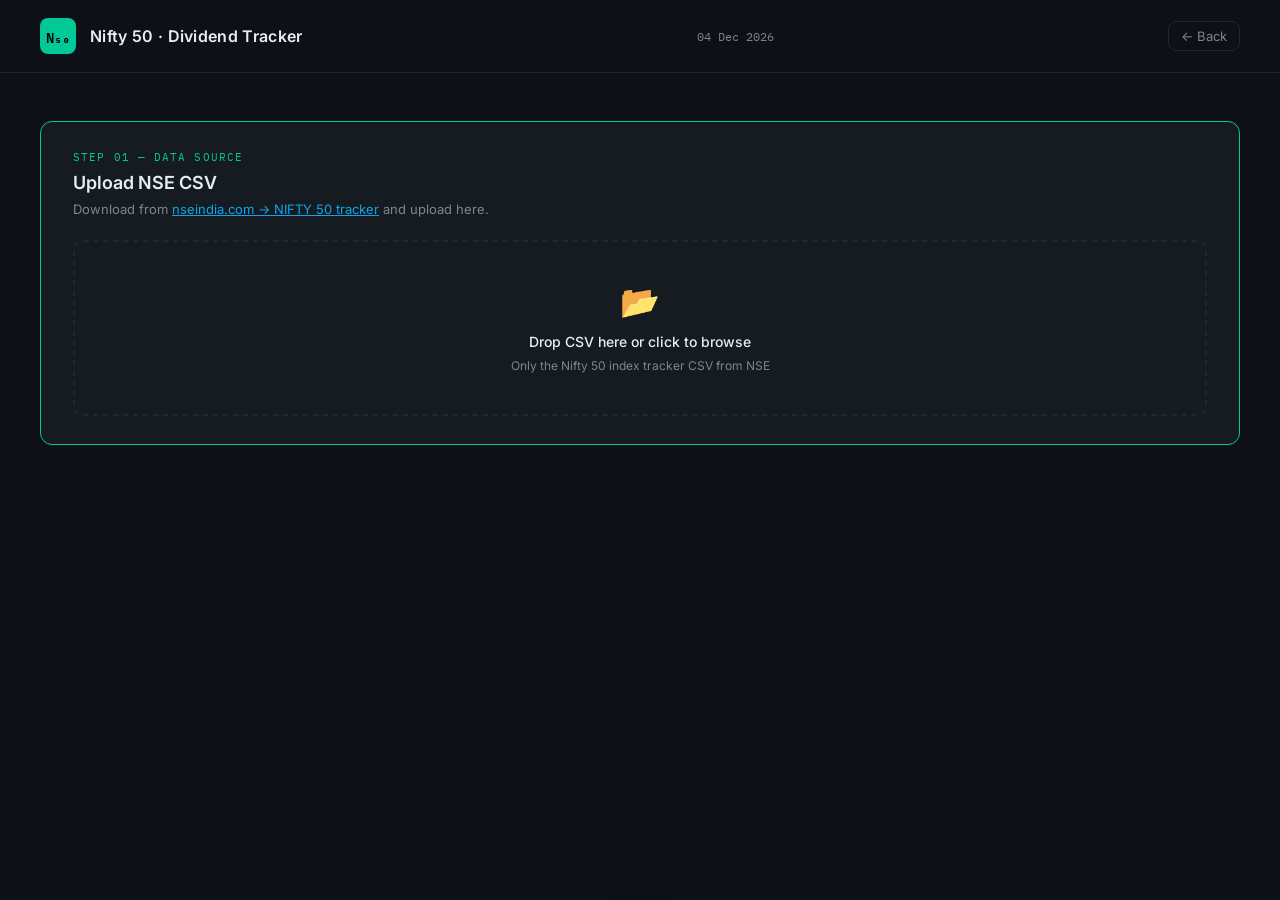
<file: niftyscan.html>
<!DOCTYPE html>
<html lang="en">
<head>
<meta charset="UTF-8">
<meta name="viewport" content="width=device-width, initial-scale=1.0">
<title>Nifty 50 Dividend Tracker — VISET Tool | FireChars.in</title>
<meta name="description" content="Free Nifty 50 dividend tracker by FireChars. Scan all 50 stocks for dividend yield, payout history, and fundamental scores. VISET investment tool — no login required.">
<meta name="keywords" content="Nifty 50 dividend tracker, dividend yield India, Nifty dividend scan, VISET tool, FireChars VISET, stock dividend tracker India, NSE dividend, free dividend tracker, Nifty 50 fundamentals">
<meta name="author" content="FireChars.in">
<meta name="robots" content="index, follow">
<link rel="canonical" href="https://firechars.in/niftyscan.html">

<!-- Open Graph -->
<meta property="og:type"        content="website">
<meta property="og:url"         content="https://firechars.in/niftyscan.html">
<meta property="og:title"       content="Nifty 50 Dividend Tracker — VISET Tool | FireChars.in">
<meta property="og:description" content="Free tool to scan all Nifty 50 stocks for dividend yield, payout history, and fundamental scores. No login required.">
<meta property="og:locale"      content="en_IN">
<meta property="og:site_name"   content="FireChars.in">
<meta property="og:image"       content="https://firechars.in/assets/images/og-image.png">
<meta property="og:image:width" content="1200">
<meta property="og:image:height" content="630">
<meta property="og:image:alt"   content="Nifty 50 Dividend Tracker by FireChars">

<!-- Twitter / X Card -->
<meta name="twitter:card"        content="summary_large_image">
<meta name="twitter:site"        content="@firechars">
<meta name="twitter:title"       content="Nifty 50 Dividend Tracker — Free VISET Tool">
<meta name="twitter:description" content="Scan all Nifty 50 stocks for dividend yield & fundamentals. Free, no login. By FireChars.in">
<meta name="twitter:image"       content="https://firechars.in/assets/images/og-image.png">

<!-- Schema.org — WebApplication -->
<script type="application/ld+json">
{
  "@context": "https://schema.org",
  "@type": "WebApplication",
  "name": "Nifty 50 Dividend Tracker — VISET",
  "url": "https://firechars.in/niftyscan.html",
  "description": "Free tool to scan all Nifty 50 stocks for dividend yield, payout history, and fundamental scores. No login required.",
  "applicationCategory": "FinanceApplication",
  "operatingSystem": "Web Browser",
  "offers": { "@type": "Offer", "price": "0", "priceCurrency": "INR" },
  "author": { "@type": "Organization", "name": "FireChars", "url": "https://firechars.in" }
}
</script>

<link rel="icon" type="image/svg+xml" href="assets/images/favicon.svg">
<style>
  @import url('https://fonts.googleapis.com/css2?family=IBM+Plex+Mono:wght@400;600&family=Inter:wght@300;400;500;600&display=swap');

  :root {
    --bg:       #0D1117;
    --surface:  #161B22;
    --border:   #21262D;
    --accent:   #00C896;
    --accent2:  #0EA5E9;
    --warn:     #F59E0B;
    --danger:   #EF4444;
    --text:     #E6EDF3;
    --muted:    #7D8590;
    --mono:     'IBM Plex Mono', monospace;
    --sans:     'Inter', sans-serif;
  }

  * { box-sizing: border-box; margin: 0; padding: 0; }

  body {
    background: var(--bg);
    color: var(--text);
    font-family: var(--sans);
    min-height: 100vh;
    display: flex;
    flex-direction: column;
    align-items: center;
  }

  /* ── Header ── */
  header {
    width: 100%;
    border-bottom: 1px solid var(--border);
    padding: 18px 40px;
    display: flex;
    align-items: center;
    gap: 14px;
  }
  .back-link {
    display: inline-flex;
    align-items: center;
    gap: 6px;
    margin-left: auto;
    font-size: 13px;
    color: var(--muted);
    text-decoration: none;
    border: 1px solid var(--border);
    border-radius: 8px;
    padding: 6px 12px;
    transition: border-color 0.2s, color 0.2s;
    white-space: nowrap;
  }
  .back-link:hover { border-color: var(--accent); color: var(--accent); }
  @media (max-width: 600px) {
    .back-link { font-size: 12px; padding: 6px 10px; }
  }
  .logo-mark {
    width: 36px; height: 36px;
    background: var(--accent);
    border-radius: 8px;
    display: flex; align-items: center; justify-content: center;
    font-family: var(--mono);
    font-weight: 600;
    font-size: 14px;
    color: #000;
    flex-shrink: 0;
  }
  header h1 {
    font-size: 16px;
    font-weight: 600;
    letter-spacing: 0.02em;
  }
  header span {
    font-size: 12px;
    color: var(--muted);
    font-family: var(--mono);
    margin-left: auto;
  }

  /* ── Main container ── */
  main {
    width: 100%;
    max-width: 1280px;
    padding: 48px 40px 80px;
  }

  /* ── Step cards ── */
  .step {
    background: var(--surface);
    border: 1px solid var(--border);
    border-radius: 12px;
    padding: 28px 32px;
    margin-bottom: 16px;
    transition: border-color 0.2s;
  }
  .step.active { border-color: var(--accent); }
  .step.done   { border-color: var(--border); opacity: 0.6; }
  .step.hidden { display: none; }

  .step-label {
    font-family: var(--mono);
    font-size: 11px;
    color: var(--accent);
    letter-spacing: 0.1em;
    text-transform: uppercase;
    margin-bottom: 8px;
  }
  .step h2 {
    font-size: 18px;
    font-weight: 600;
    margin-bottom: 6px;
  }
  .step p {
    font-size: 13px;
    color: var(--muted);
    line-height: 1.6;
    margin-bottom: 20px;
  }

  /* ── Upload zone ── */
  .upload-zone {
    border: 2px dashed var(--border);
    border-radius: 10px;
    padding: 40px 24px;
    text-align: center;
    cursor: pointer;
    transition: border-color 0.2s, background 0.2s;
    position: relative;
  }
  .upload-zone:hover, .upload-zone.drag { border-color: var(--accent); background: rgba(0,200,150,0.04); }
  .upload-zone input { position: absolute; top: 0; left: 0; right: 0; bottom: 0; opacity: 0; cursor: pointer; width: 100%; height: 100%; }
  .upload-icon { font-size: 32px; margin-bottom: 12px; }
  .upload-zone h3 { font-size: 14px; font-weight: 500; margin-bottom: 4px; }
  .upload-zone small { font-size: 12px; color: var(--muted); }
  .file-chosen {
    margin-top: 12px;
    font-family: var(--mono);
    font-size: 12px;
    color: var(--accent);
    display: none;
  }

  /* ── Past ranking prompt ── */
  .past-rank-box {
    background: rgba(14,165,233,0.07);
    border: 1px solid rgba(14,165,233,0.25);
    border-radius: 10px;
    padding: 20px 24px;
    margin-top: 16px;
  }
  .past-rank-box p {
    margin-bottom: 14px;
    color: var(--text);
    font-size: 13px;
  }
  .btn-row { display: flex; gap: 10px; flex-wrap: wrap; }

  /* ── Buttons ── */
  .btn {
    padding: 10px 20px;
    border-radius: 8px;
    font-family: var(--sans);
    font-size: 13px;
    font-weight: 500;
    cursor: pointer;
    border: none;
    transition: all 0.15s;
    display: inline-flex; align-items: center; gap: 8px;
  }
  .btn-primary   { background: var(--accent);  color: #000; }
  .btn-primary:hover { background: #00e6ac; }
  .btn-secondary { background: transparent; border: 1px solid var(--border); color: var(--text); }
  .btn-secondary:hover { border-color: var(--accent); color: var(--accent); }
  .btn-blue      { background: var(--accent2); color: #fff; }
  .btn-blue:hover { background: #38bdf8; }
  .btn:disabled  { opacity: 0.4; cursor: not-allowed; }

  /* ── Input fields ── */
  .field { margin-bottom: 16px; }
  .field label { display: block; font-size: 12px; color: var(--muted); margin-bottom: 6px; font-family: var(--mono); }
  .field input {
    width: 100%;
    background: var(--bg);
    border: 1px solid var(--border);
    border-radius: 8px;
    padding: 10px 14px;
    color: var(--text);
    font-family: var(--sans);
    font-size: 14px;
    outline: none;
    transition: border-color 0.2s;
  }
  .field input:focus { border-color: var(--accent); }
  .field input::placeholder { color: var(--muted); }

  /* ── Progress ── */
  #progress-section { display: none; }
  .progress-wrap {
    background: var(--bg);
    border-radius: 8px;
    height: 6px;
    overflow: hidden;
    margin-bottom: 12px;
  }
  .progress-bar {
    height: 100%;
    background: var(--accent);
    width: 0%;
    transition: width 0.3s;
    border-radius: 8px;
  }
  .log-box {
    background: var(--bg);
    border: 1px solid var(--border);
    border-radius: 8px;
    padding: 14px 16px;
    font-family: var(--mono);
    font-size: 11px;
    color: var(--muted);
    height: 140px;
    overflow-y: auto;
    line-height: 1.8;
  }
  .log-box .ok   { color: var(--accent); }
  .log-box .info { color: var(--accent2); }
  .log-box .warn { color: var(--warn); }
  .log-box .err  { color: var(--danger); }

  /* ── Results table ── */
  #results-section { display: none; }
  .results-header {
    display: flex;
    justify-content: space-between;
    align-items: center;
    margin-bottom: 16px;
    flex-wrap: wrap;
    gap: 10px;
  }
  .results-header h2 { font-size: 18px; font-weight: 600; }
  .stats-row {
    display: flex;
    gap: 16px;
    margin-bottom: 20px;
    flex-wrap: wrap;
  }
  .stat-chip {
    background: var(--surface);
    border: 1px solid var(--border);
    border-radius: 8px;
    padding: 10px 16px;
    text-align: center;
    flex: 1;
    min-width: 100px;
  }
  .stat-chip .val { font-family: var(--mono); font-size: 20px; font-weight: 600; color: var(--accent); }
  .stat-chip .lbl { font-size: 11px; color: var(--muted); margin-top: 2px; }

  .table-wrap { overflow-x: auto; border-radius: 10px; border: 1px solid var(--border); }
  table { width: 100%; border-collapse: collapse; font-size: 14px; }
  thead th {
    background: var(--surface);
    padding: 14px 18px;
    text-align: left;
    font-family: var(--mono);
    font-size: 11px;
    color: var(--muted);
    letter-spacing: 0.05em;
    border-bottom: 1px solid var(--border);
    white-space: nowrap;
  }
  tbody tr { border-bottom: 1px solid var(--border); transition: background 0.1s; }
  tbody tr:last-child { border-bottom: none; }
  tbody tr:hover { background: rgba(255,255,255,0.03); }
  tbody td { padding: 13px 18px; white-space: nowrap; }
  .sym { font-family: var(--mono); font-weight: 600; font-size: 14px; }
  .ltp-val { font-family: var(--mono); font-weight: 600; font-size: 14px; color: var(--text); }
  .badge {
    display: inline-block;
    padding: 2px 8px;
    border-radius: 20px;
    font-size: 11px;
    font-weight: 500;
    font-family: var(--mono);
  }
  .badge-green  { background: rgba(0,200,150,0.15); color: var(--accent); }
  .badge-red    { background: rgba(239,68,68,0.15);  color: var(--danger); }
  .badge-yellow { background: rgba(245,158,11,0.15); color: var(--warn); }
  .score-bar-wrap { display: flex; align-items: center; gap: 8px; }
  .score-bar { height: 6px; border-radius: 3px; background: var(--accent); min-width: 4px; }

  /* ── Action section ── */
  .action-card {
    background: var(--surface);
    border: 1px solid var(--border);
    border-radius: 12px;
    padding: 28px 32px;
    margin-top: 20px;
  }
  .action-card h3 { font-size: 16px; font-weight: 600; margin-bottom: 6px; }
  .action-card > p { font-size: 13px; color: var(--muted); margin-bottom: 20px; }
  .action-grid { display: grid; grid-template-columns: repeat(3, 1fr); gap: 12px; }
  @media (max-width: 700px) { .action-grid { grid-template-columns: 1fr; } }

  .action-tile {
    border-radius: 12px; border: 1px solid var(--border);
    background: transparent; padding: 20px 20px 18px;
    cursor: pointer; text-align: left;
    transition: border-color 0.15s, background 0.15s, transform 0.1s;
    font-family: var(--sans); color: var(--text);
    display: flex; flex-direction: column; gap: 10px;
  }
  .action-tile:hover { transform: translateY(-2px); }
  .tile-gmail  { border-color: rgba(234,67,53,0.35); }
  .tile-gmail:hover  { border-color: #EA4335; background: rgba(234,67,53,0.06); }
  .tile-drive  { border-color: rgba(66,133,244,0.35); }
  .tile-drive:hover  { border-color: #4285F4; background: rgba(66,133,244,0.06); }
  .tile-local  { border-color: rgba(0,200,150,0.35); }
  .tile-local:hover  { border-color: var(--accent); background: rgba(0,200,150,0.06); }
  .tile-icon {
    width: 40px; height: 40px; border-radius: 10px;
    display: flex; align-items: center; justify-content: center; font-size: 20px;
  }
  .tile-gmail .tile-icon  { background: rgba(234,67,53,0.12); }
  .tile-drive .tile-icon  { background: rgba(66,133,244,0.12); }
  .tile-local .tile-icon  { background: rgba(0,200,150,0.12); }
  .tile-title { font-size: 14px; font-weight: 600; }
  .tile-desc  { font-size: 12px; color: var(--muted); line-height: 1.5; }
  .tile-badge {
    display: inline-block; font-size: 10px; font-family: var(--mono);
    padding: 2px 7px; border-radius: 20px; margin-top: 2px;
  }
  .tile-gmail .tile-badge { background: rgba(234,67,53,0.15); color: #EA4335; }
  .tile-drive .tile-badge { background: rgba(66,133,244,0.15); color: #4285F4; }
  .tile-local .tile-badge { background: rgba(0,200,150,0.15); color: var(--accent); }
  .tile-input-row {
    display: none; margin-top: 4px;
    background: var(--bg); border: 1px solid var(--border);
    border-radius: 8px; overflow: hidden; flex-direction: row; align-items: center;
  }
  .tile-input-row.visible { display: flex; }
  .tile-input-row input {
    flex: 1; background: transparent; border: none; outline: none;
    padding: 9px 12px; color: var(--text); font-size: 13px; font-family: var(--sans);
  }
  .tile-input-row input::placeholder { color: var(--muted); }
  .tile-input-row button {
    background: #EA4335; color: #fff; border: none;
    padding: 9px 14px; font-size: 12px; font-weight: 600;
    cursor: pointer; font-family: var(--sans); white-space: nowrap;
  }
  .tile-input-row button:hover { background: #c5372c; }
  .tile-input-row.drive-row button { background: #4285F4; }
  .tile-input-row.drive-row button:hover { background: #2a6dd9; }

  /* ── Toast ── */
  #toast {
    position: fixed; bottom: 32px; left: 50%; transform: translateX(-50%) translateY(80px);
    background: var(--surface); border: 1px solid var(--border);
    padding: 12px 24px; border-radius: 10px;
    font-size: 13px; color: var(--text);
    transition: transform 0.3s; z-index: 999;
    box-shadow: 0 8px 32px rgba(0,0,0,0.4);
  }
  #toast.show { transform: translateX(-50%) translateY(0); }

  .divider { border: none; border-top: 1px solid var(--border); margin: 24px 0; }

  .change-up   { color: var(--accent); }
  .change-down { color: var(--danger); }
  .change-new  { color: var(--accent2); }

  /* scrollbar */
  ::-webkit-scrollbar { width: 6px; height: 6px; }
  ::-webkit-scrollbar-track { background: transparent; }
  ::-webkit-scrollbar-thumb { background: var(--border); border-radius: 3px; }
</style>
</head>
<body>

<header>
  <div class="logo-mark">N₅₀</div>
  <h1>Nifty 50 · Dividend Tracker</h1>
  <span id="run-date"></span>
  <a href="products.html" id="back-link" class="back-link">← Back</a>
</header>

<main>

  <!-- STEP 1: Upload CSV -->
  <div class="step active" id="step-upload">
    <div class="step-label">Step 01 — Data Source</div>
    <h2>Upload NSE CSV</h2>
    <p>Download from <a href="https://www.nseindia.com/index-tracker/NIFTY%2050" target="_blank" style="color:var(--accent2)">nseindia.com → NIFTY 50 tracker</a> and upload here.</p>

    <div class="upload-zone" id="upload-zone">
      <input type="file" id="csv-input" accept=".csv,text/csv,text/comma-separated-values,application/csv,application/vnd.ms-excel,.xls,.xlsx">
      <div class="upload-icon">📂</div>
      <h3>Drop CSV here or click to browse</h3>
      <small>Only the Nifty 50 index tracker CSV from NSE</small>
    </div>
    <div class="file-chosen" id="file-chosen">✓ <span id="file-name-display"></span></div>

    <!-- Past ranking prompt — shows after file chosen -->
    <div class="past-rank-box" id="past-rank-box" style="display:none">
      <p>📊 Do you have a previous ranking file to compare changes?</p>
      <div class="btn-row">
        <button class="btn btn-secondary" id="btn-upload-past">
          📎 Upload past ranking (CSV/Excel)
        </button>
        <input type="file" id="past-input" accept=".csv,.xlsx,text/csv,application/vnd.ms-excel,application/vnd.openxmlformats-officedocument.spreadsheetml.sheet" style="display:none">
        <button class="btn btn-secondary" id="btn-skip-past">
          ↩ Fresh run — skip comparison
        </button>
      </div>
      <div class="file-chosen" id="past-chosen" style="margin-top:10px">✓ Past file: <span id="past-name-display"></span></div>
    </div>
  </div>

  <!-- STEP 2: Gmail -->
  <div class="step hidden" id="step-email">
    <div class="step-label">Step 02 — Your Details</div>
    <h2>Email address</h2>
    <p>Used to send you the results. Not stored anywhere — only used for this session.</p>
    <div class="field">
      <label>Gmail / Email ID</label>
      <input type="email" id="email-input" placeholder="you@gmail.com">
    </div>
    <div class="btn-row">
      <button class="btn btn-primary" id="btn-start-scan">
        ▶ Start Scan
      </button>
      <button class="btn btn-secondary" id="btn-skip-email">
        Skip email — scan only
      </button>
    </div>
  </div>

  <!-- STEP 3: Progress -->
  <div class="step hidden" id="step-progress">
    <div class="step-label">Step 03 — Scanning</div>
    <h2>Fetching dividend data…</h2>
    <p id="progress-label">Connecting to Yahoo Finance for 50 stocks…</p>
    <div class="progress-wrap"><div class="progress-bar" id="progress-bar"></div></div>
    <div class="log-box" id="log-box"></div>
  </div>

  <!-- STEP 4: Results -->
  <div id="results-section">
    <hr class="divider">
    <div class="results-header">
      <h2>📊 Results</h2>
      <button class="btn btn-secondary" id="btn-download-csv" style="font-size:12px">⬇ Download CSV</button>
    </div>

    <div class="stats-row" id="stats-row"></div>

    <!-- Change analysis banner (shown if past file uploaded) -->
    <div id="change-banner" style="display:none; background:rgba(14,165,233,0.08); border:1px solid rgba(14,165,233,0.25); border-radius:10px; padding:16px 20px; margin-bottom:16px; font-size:13px; line-height:1.8;"></div>

    <div class="table-wrap">
      <table id="results-table">
        <thead>
          <tr>
            <th>#</th>
            <th>Symbol</th>
            <th>Nifty Rank</th>
            <th>LTP ₹</th>
            <th>Yield %</th>
            <th>Rate ₹</th>
            <th>Last Div ₹</th>
            <th>Ex-Date</th>
            <th>5Y Consty</th>
            <th>Score</th>
            <th>Status</th>
          </tr>
        </thead>
        <tbody id="results-body"></tbody>
      </table>
    </div>

    <!-- Action section -->
    <div class="action-card" id="action-section">
      <h3>Save or share your results</h3>
      <p>All three options work directly in your browser — no server required.</p>
      <div class="action-grid">

        <!-- Gmail tile -->
        <div class="action-tile tile-gmail" id="tile-gmail" onclick="toggleGmailInput()">
          <div class="tile-icon">✉️</div>
          <div>
            <div class="tile-title">Open in Gmail</div>
            <div class="tile-desc">Opens Gmail compose with top 10 results in the body + CSV attached.</div>
            <span class="tile-badge">No setup needed</span>
          </div>
          <div class="tile-input-row" id="gmail-input-row" onclick="event.stopPropagation()">
            <input type="email" id="gmail-to" placeholder="recipient@gmail.com">
            <button onclick="sendViaGmail()">Open Gmail →</button>
          </div>
        </div>

        <!-- Google Drive tile -->
        <div class="action-tile tile-drive" id="tile-drive" onclick="saveToGoogleDrive()" style="display:none">
          <div class="tile-icon">📁</div>
          <div>
            <div class="tile-title">Save to Google Drive</div>
            <div class="tile-desc">Signs you in with Google and saves the CSV directly to your Drive.</div>
            <span class="tile-badge">One-time Google sign-in</span>
          </div>
          <div id="drive-status" style="font-size:12px;color:var(--muted);display:none"></div>
        </div>

        <!-- Local download tile -->
        <div class="action-tile tile-local" onclick="downloadCSV(scanResults)">
          <div class="tile-icon">💾</div>
          <div>
            <div class="tile-title">Download CSV</div>
            <div class="tile-desc">Save results as a CSV file on your computer for Excel or future comparison runs.</div>
            <span class="tile-badge">Instant download</span>
          </div>
        </div>

      </div>
    </div>
  </div>

</main>

<div id="toast"></div>

<script>
// ─── State ───────────────────────────────────────────────────────────────────
let csvFile = null;
let pastFile = null;
let userEmail = '';
let scanResults = [];
let pastData = {};

// ─── Init ─────────────────────────────────────────────────────────────────────
document.getElementById('run-date').textContent = new Date().toLocaleDateString('en-IN', {
  day:'2-digit', month:'short', year:'numeric'
});

// ─── File Upload ──────────────────────────────────────────────────────────────
document.getElementById('back-link').addEventListener('click', function(e) {
  e.preventDefault();
  if (window.history.length > 1 && document.referrer.includes(window.location.hostname)) {
    window.history.back();
  } else {
    window.location.href = 'products.html';
  }
});
const csvInput = document.getElementById('csv-input');
const uploadZone = document.getElementById('upload-zone');

uploadZone.addEventListener('dragover', e => { e.preventDefault(); uploadZone.classList.add('drag'); });
uploadZone.addEventListener('dragleave', () => uploadZone.classList.remove('drag'));
uploadZone.addEventListener('drop', e => {
  e.preventDefault();
  uploadZone.classList.remove('drag');
  if (e.dataTransfer.files[0]) handleCSV(e.dataTransfer.files[0]);
});

csvInput.addEventListener('change', () => {
  if (csvInput.files[0]) handleCSV(csvInput.files[0]);
});

function handleCSV(file) {
  csvFile = file;
  document.getElementById('file-name-display').textContent = file.name;
  document.getElementById('file-chosen').style.display = 'block';
  document.getElementById('past-rank-box').style.display = 'block';
  uploadZone.classList.add('active');
}

// Past file
document.getElementById('btn-upload-past').addEventListener('click', () => {
  document.getElementById('past-input').click();
});
document.getElementById('past-input').addEventListener('change', function() {
  if (this.files[0]) {
    pastFile = this.files[0];
    document.getElementById('past-name-display').textContent = this.files[0].name;
    document.getElementById('past-chosen').style.display = 'block';
    proceedToEmailStep();
  }
});
document.getElementById('btn-skip-past').addEventListener('click', () => {
  pastFile = null;
  proceedToEmailStep();
});

function proceedToEmailStep() {
  document.getElementById('step-upload').classList.add('done');
  document.getElementById('step-email').classList.remove('hidden');
  document.getElementById('step-email').classList.add('active');
  document.getElementById('step-email').scrollIntoView({ behavior: 'smooth', block: 'start' });
}

// ─── Email Step ───────────────────────────────────────────────────────────────
document.getElementById('btn-start-scan').addEventListener('click', () => {
  const email = document.getElementById('email-input').value.trim();
  if (email && !email.includes('@')) { showToast('Enter a valid email address'); return; }
  userEmail = email;
  startScan();
});
document.getElementById('btn-skip-email').addEventListener('click', () => {
  userEmail = '';
  startScan();
});

// ─── Parse CSV ────────────────────────────────────────────────────────────────
function parseNSECsv(text) {
  const lines = text.split('\n').map(l => l.trim()).filter(Boolean);
  let headerIdx = -1;
  let symbolCol = -1;
  for (let i = 0; i < lines.length; i++) {
    const cols = lines[i].split(',').map(c => c.trim().toUpperCase().replace(/"/g,''));
    const si = cols.findIndex(c => c === 'SYMBOL' || c === 'TICKER' || c === 'COMPANY SYMBOL');
    if (si >= 0) { headerIdx = i; symbolCol = si; break; }
  }
  if (headerIdx < 0) {
    // Try first row
    headerIdx = 0;
    const cols = lines[0].split(',').map(c => c.trim().toUpperCase().replace(/"/g,''));
    symbolCol = cols.findIndex(c => c.includes('SYMBOL') || c.includes('TICKER'));
    if (symbolCol < 0) symbolCol = 0;
  }
  const symbols = [];
  for (let i = headerIdx + 1; i < lines.length; i++) {
    const cols = lines[i].split(',').map(c => c.trim().replace(/"/g,''));
    const sym = cols[symbolCol];
    if (sym && sym.length > 1 && sym.length < 20 && /^[A-Z&-]+$/.test(sym)) {
      symbols.push(sym);
    }
  }
  return symbols;
}

function parsePastData(text) {
  // Try to read symbol + composite score from previous output CSV
  const lines = text.split('\n').map(l => l.trim()).filter(Boolean);
  const data = {};
  if (lines.length < 2) return data;
  const headers = lines[0].split(',').map(c => c.trim().toUpperCase().replace(/"/g,''));
  const symIdx   = headers.findIndex(h => h.includes('SYMBOL'));
  const rankIdx  = headers.findIndex(h => h.includes('NIFTY') && h.includes('RANK'));
  const scoreIdx = headers.findIndex(h => h.includes('COMPOSITE') || h.includes('SCORE'));
  if (symIdx < 0) return data;
  for (let i = 1; i < lines.length; i++) {
    const cols = lines[i].split(',').map(c => c.trim().replace(/"/g,''));
    const sym = cols[symIdx];
    if (sym) {
      data[sym] = {
        niftyRank:      rankIdx  >= 0 ? parseFloat(cols[rankIdx])  || 99 : 99,
        compositeScore: scoreIdx >= 0 ? parseFloat(cols[scoreIdx]) || 0  : 0,
      };
    }
  }
  return data;
}

// ─── Data fetch via Cloudflare Worker ────────────────────────────────────────
//
// Worker runs server-side — no CORS issues, always fresh data.
// Deploy worker.js to Cloudflare (free), then paste your URL below.
//
// To get your Worker URL:
//   1. https://workers.cloudflare.com → sign up free
//   2. Create Worker → paste worker.js code → Deploy
//   3. Copy the URL shown (e.g. viset-proxy.yourname.workers.dev)
//   4. Replace the WORKER_URL value below

const WORKER_URL = 'https://viset-nifty50-dividend-proxy.official-firechars.workers.dev';

let _nseSessionPrimed = false;

// ── NSE live price (supplements Worker data with real-time LTP) ───────────────
async function primeNSESession() {
  if (_nseSessionPrimed) return;
  try {
    await fetch('https://www.nseindia.com/', {
      signal: AbortSignal.timeout(6000),
      credentials: 'include',
      headers: { 'Accept': 'text/html' },
    });
    _nseSessionPrimed = true;
    logLine('ok', '✓ NSE session primed — using live exchange prices');
  } catch (_) {
    logLine('warn', 'NSE session unavailable — using Yahoo prices');
  }
}

async function fetchNSEQuote(symbol) {
  const url = `https://www.nseindia.com/api/quote-equity?symbol=${encodeURIComponent(symbol)}`;
  const res = await fetch(url, {
    signal: AbortSignal.timeout(5000),
    headers: { 'Accept': 'application/json', 'Referer': 'https://www.nseindia.com/' },
    credentials: 'include',
  });
  if (!res.ok) throw new Error(`NSE ${res.status}`);
  const json = await res.json();
  const ltp = json?.priceInfo?.lastPrice || json?.priceInfo?.close || 0;
  if (!ltp) throw new Error('no price');
  return ltp;
}

// ── Main fetch via Cloudflare Worker ─────────────────────────────────────────
async function yahooFetch(symbol) {
  // Check if Worker URL has been configured
  if (WORKER_URL.includes('YOUR-NAME')) {
    // Worker not configured — fall back to direct Yahoo fetch
    return yahooFetchDirect(symbol);
  }

  const ts = Date.now();
  const res = await fetch(`${WORKER_URL}/quote?symbol=${symbol}&_=${ts}`, {
    signal: AbortSignal.timeout(10000),
  });
  if (!res.ok) throw new Error(`Worker HTTP ${res.status}`);
  return await res.json();
}

async function fetchYahooHistory(symbol) {
  if (WORKER_URL.includes('YOUR-NAME')) {
    return yahooHistoryDirect(symbol);
  }

  const ts = Date.now();
  try {
    const res = await fetch(`${WORKER_URL}/history?symbol=${symbol}&_=${ts}`, {
      signal: AbortSignal.timeout(10000),
    });
    if (!res.ok) return 0;
    const json = await res.json();
    return json.consistency5y || 0;
  } catch (_) { return 0; }
}

// ── Direct Yahoo fallback (when Worker not configured) ────────────────────────
async function yahooFetchDirect(symbol) {
  const ticker = symbol + '.NS';
  const ts = Date.now();
  const url = `https://query1.finance.yahoo.com/v10/finance/quoteSummary/${ticker}?modules=summaryDetail,price&_=${ts}`;
  const res = await fetch(url, { signal: AbortSignal.timeout(8000) });
  if (!res.ok) throw new Error(`Yahoo ${res.status}`);
  const json = await res.json();
  return parseYahooQuote(json);
}

async function yahooHistoryDirect(symbol) {
  const ticker = symbol + '.NS';
  const ts = Date.now();
  const url = `https://query1.finance.yahoo.com/v8/finance/chart/${ticker}?events=dividends&range=5y&interval=3mo&_=${ts}`;
  try {
    const res = await fetch(url, { signal: AbortSignal.timeout(8000) });
    if (!res.ok) return 0;
    const json = await res.json();
    const divEvents = json?.chart?.result?.[0]?.events?.dividends;
    if (!divEvents) return 0;
    const cy = new Date().getFullYear();
    const py = new Set(Object.values(divEvents).map(d => new Date(d.date * 1000).getFullYear()));
    return [0,1,2,3,4].filter(i => py.has(cy - 1 - i)).length;
  } catch (_) { return 0; }
}

function parseYahooQuote(json) {
  const sd = json?.quoteSummary?.result?.[0]?.summaryDetail || {};
  const pr = json?.quoteSummary?.result?.[0]?.price || {};
  const divRate  = sd.dividendRate?.raw  || 0;
  const divYield = (sd.dividendYield?.raw || 0) * 100;
  const ltp      = pr.regularMarketPrice?.raw || pr.regularMarketPreviousClose?.raw || 0;
  const exDateTs = sd.exDividendDate?.raw;
  const exDate   = exDateTs ? new Date(exDateTs * 1000).toISOString().slice(0, 10) : 'N/A';
  const lastDiv  = sd.lastDividendValue?.raw || 0;
  const pays     = divRate > 0 || divYield > 0;
  const flag     = divYield > 15 ? '⚠️ Verify' : pays ? '✅' : '❌ No Div';
  return { divRate, divYield, ltp, exDate, lastDiv, pays, flag };
}

// ─── Scan ─────────────────────────────────────────────────────────────────────
async function startScan() {
  if (!csvFile) { showToast('Please upload the NSE CSV first'); return; }

  document.getElementById('step-email').classList.add('done');
  document.getElementById('step-progress').classList.remove('hidden');
  document.getElementById('step-progress').classList.add('active');
  document.getElementById('step-progress').scrollIntoView({ behavior: 'smooth' });

  const text = await readFileAsText(csvFile);
  const symbols = parseNSECsv(text);

  if (symbols.length === 0) {
    logLine('err', '✗ Could not parse symbols from CSV. Check format.');
    return;
  }
  logLine('ok', `✓ Parsed ${symbols.length} symbols from NSE CSV`);

  // Warn if Cloudflare Worker not configured yet
  if (WORKER_URL.includes('YOUR-NAME')) {
    logLine('warn', '⚠️ Worker URL not set — trying direct Yahoo fetch (may fail on live domain)');
    logLine('warn', '   Deploy worker.js to Cloudflare and set WORKER_URL in niftyscan.html');
  } else {
    logLine('ok', `✓ Using Cloudflare Worker: ${WORKER_URL}`);
  }  if (pastFile) {
    const pastText = await readFileAsText(pastFile);
    pastData = parsePastData(pastText);
    logLine('info', `↺ Loaded past data for ${Object.keys(pastData).length} stocks`);
  }

  await fetchDividendData(symbols);
}

async function fetchDividendData(symbols) {
  const SAFE_LIMIT = 40;
  const results = [];
  const total = symbols.length;
  updateProgress(0);

  // Prime NSE session first so cookies are set for all subsequent calls
  logLine('info', '⟳ Priming NSE session for live prices…');
  await primeNSESession();

  for (let i = 0; i < total; i++) {
    const sym = symbols[i];
    const niftyRank = i + 1;
    const inSafeZone = niftyRank <= SAFE_LIMIT;

    updateProgress(Math.round((i / total) * 85));
    document.getElementById('progress-label').textContent =
      `Fetching ${sym} (${i+1}/${total})…`;

    let row = {
      symbol: sym, niftyRank, inSafeZone,
      paysDividend: false, ltp: 0, yieldPct: 0,
      rateRs: 0, lastDivRs: 0, exDate: 'N/A',
      consistency5y: 0, compositeScore: 0, scoreRank: 0, flag: '❌ No Div',
    };

    try {
      // Get dividend data + Yahoo LTP in parallel
      const [quote, consistency] = await Promise.all([
        yahooFetch(sym),
        fetchYahooHistory(sym),
      ]);

      row.paysDividend  = quote.pays;
      row.ltp           = +quote.ltp.toFixed(2);
      row.yieldPct      = +quote.divYield.toFixed(2);
      row.rateRs        = +quote.divRate.toFixed(2);
      row.lastDivRs     = +quote.lastDiv.toFixed(2);
      row.exDate        = quote.exDate;
      row.consistency5y = consistency;
      row.flag          = quote.flag;

      // Override LTP with NSE real-time price if session is primed
      if (_nseSessionPrimed) {
        try {
          const nseLtp = await fetchNSEQuote(sym);
          if (nseLtp > 0) {
            row.ltp = +nseLtp.toFixed(2);
            // Recalculate yield with fresh LTP if rate is known
            if (row.rateRs > 0) {
              row.yieldPct = +((row.rateRs / nseLtp) * 100).toFixed(2);
              row.flag = row.yieldPct > 15 ? '⚠️ Verify' : '✅';
            }
          }
        } catch (_) { /* NSE failed for this symbol, keep Yahoo LTP */ }
      }

      logLine(row.paysDividend ? 'ok' : 'info',
        `${sym.padEnd(14)} LTP=₹${row.ltp}  yield=${row.yieldPct.toFixed(1)}%  consty=${row.consistency5y}/5`);

    } catch (err) {
      logLine('warn', `${sym} — fetch failed: ${err.message}`);
      row.flag = '⚠️ Fetch Error';
    }

    results.push(row);
    await sleep(350); // respectful delay — avoids both NSE and Yahoo rate limiting
  }

  updateProgress(95);
  logLine('info', '⟳ Computing composite scores…');
  computeScores(results);
  updateProgress(100);

  const payerCount = results.filter(r => r.paysDividend && r.inSafeZone).length;
  logLine('ok', `✓ Done — ${payerCount} dividend payers in safe zone`);

  scanResults = results;
  await sleep(500);
  renderResults(results);
}

// ─── Scoring ──────────────────────────────────────────────────────────────────
function computeScores(results) {
  const payers = results.filter(r => r.paysDividend && r.inSafeZone);
  if (!payers.length) return;

  const maxYield = Math.max(...payers.map(r => Math.min(r.yieldPct, 15)));
  const SAFE = 40;

  payers.forEach(r => {
    const yScore = (Math.min(r.yieldPct, 15) / maxYield) * 100;
    const cScore = (r.consistency5y / 5) * 100;
    const rScore = ((SAFE - r.niftyRank) / (SAFE - 1)) * 100;
    r.compositeScore = +((yScore * 0.34 + cScore * 0.33 + rScore * 0.33)).toFixed(2);
  });

  payers.sort((a,b) => b.compositeScore - a.compositeScore);
  payers.forEach((r, i) => r.scoreRank = i + 1);
}

// ─── Render results ───────────────────────────────────────────────────────────
function renderResults(results) {
  document.getElementById('step-progress').classList.add('done');
  document.getElementById('results-section').style.display = 'block';
  document.getElementById('action-section').style.display = 'block';
  document.getElementById('results-section').scrollIntoView({ behavior: 'smooth' });

  const payers = results.filter(r => r.paysDividend && r.inSafeZone);
  const avgYield = payers.length
    ? (payers.reduce((s,r) => s + r.yieldPct, 0) / payers.length).toFixed(2)
    : 0;
  const top = payers.sort((a,b) => b.compositeScore - a.compositeScore)[0];

  // Stats
  document.getElementById('stats-row').innerHTML = `
    <div class="stat-chip"><div class="val">${results.length}</div><div class="lbl">Total Stocks</div></div>
    <div class="stat-chip"><div class="val">${payers.length}</div><div class="lbl">Dividend Payers</div></div>
    <div class="stat-chip"><div class="val">${avgYield}%</div><div class="lbl">Avg Yield</div></div>
    <div class="stat-chip"><div class="val">${top ? top.symbol : '—'}</div><div class="lbl">Top Scorer</div></div>
  `;

  // Change analysis
  if (Object.keys(pastData).length > 0) {
    const changes = [];
    results.forEach(r => {
      const prev = pastData[r.symbol];
      if (!prev) { changes.push(`<span class="change-new">🟢 ${r.symbol} — New in index</span>`); return; }
      const rankChg = prev.niftyRank - r.niftyRank;
      if (rankChg > 5)  changes.push(`<span class="change-up">⬆ ${r.symbol} climbed ${rankChg} spots</span>`);
      if (rankChg < -5) changes.push(`<span class="change-down">⬇ ${r.symbol} fell ${Math.abs(rankChg)} spots</span>`);
    });
    Object.keys(pastData).forEach(sym => {
      if (!results.find(r => r.symbol === sym))
        changes.push(`<span class="change-down">🔴 ${sym} — Dropped from index</span>`);
    });
    if (changes.length) {
      document.getElementById('change-banner').style.display = 'block';
      document.getElementById('change-banner').innerHTML =
        '<strong style="font-size:13px">📈 Changes vs last run:</strong><br>' +
        changes.join(' &nbsp;·&nbsp; ');
    }
  }

  // Table — sorted: dividend payers first (by score), then non-payers
  const sorted = [
    ...results.filter(r => r.inSafeZone && r.paysDividend).sort((a,b) => b.compositeScore - a.compositeScore),
    ...results.filter(r => r.inSafeZone && !r.paysDividend).sort((a,b) => a.niftyRank - b.niftyRank),
    ...results.filter(r => !r.inSafeZone).sort((a,b) => a.niftyRank - b.niftyRank),
  ];

  const tbody = document.getElementById('results-body');
  tbody.innerHTML = '';
  sorted.forEach((r, i) => {
    const scoreWidth = r.compositeScore ? Math.round(r.compositeScore) : 0;
    const flagClass  = r.flag.includes('✅') ? 'badge-green'
                     : r.flag.includes('⚠') ? 'badge-yellow' : 'badge-red';
    const zoneStyle  = r.inSafeZone ? '' : 'color:var(--muted);font-style:italic';

    let changeCell = '';
    if (pastData[r.symbol]) {
      const rankChg = pastData[r.symbol].niftyRank - r.niftyRank;
      if (rankChg > 2)       changeCell = `<span class="change-up">▲${rankChg}</span>`;
      else if (rankChg < -2) changeCell = `<span class="change-down">▼${Math.abs(rankChg)}</span>`;
    } else if (Object.keys(pastData).length > 0) {
      changeCell = '<span class="change-new">NEW</span>';
    }

    tbody.insertAdjacentHTML('beforeend', `
      <tr style="${zoneStyle}">
        <td style="color:var(--muted);font-family:var(--mono)">${r.scoreRank || '—'}</td>
        <td class="sym">${r.symbol} ${changeCell}</td>
        <td>${r.niftyRank}${!r.inSafeZone ? ' ⚠' : ''}</td>
        <td class="ltp-val">₹${r.ltp ? r.ltp.toLocaleString('en-IN') : '—'}</td>
        <td style="color:${r.yieldPct>0?'var(--accent)':'var(--muted)'}">${r.yieldPct ? r.yieldPct+'%' : '—'}</td>
        <td>${r.rateRs || '—'}</td>
        <td>${r.lastDivRs || '—'}</td>
        <td style="font-family:var(--mono);font-size:13px">${r.exDate}</td>
        <td>${r.consistency5y ? r.consistency5y+'/5' : '—'}</td>
        <td>
          <div class="score-bar-wrap">
            <div class="score-bar" style="width:${Math.min(scoreWidth, 80)}px;max-width:80px"></div>
            <span style="font-family:var(--mono);font-size:13px">${r.compositeScore || '—'}</span>
          </div>
        </td>
        <td><span class="badge ${flagClass}">${r.flag}</span></td>
      </tr>
    `);
  });

  // Pre-fill email in confirm box
  if (userEmail) document.getElementById('confirm-email').value = userEmail;
}

// ─── Action: Gmail compose (opens browser tab, no server) ─────────────────────
function toggleGmailInput() {
  const row = document.getElementById('gmail-input-row');
  row.classList.toggle('visible');
  if (row.classList.contains('visible')) {
    document.getElementById('gmail-to').focus();
  }
}

function sendViaGmail() {
  const to = document.getElementById('gmail-to').value.trim();
  if (!to || !to.includes('@')) { showToast('Enter a valid email address'); return; }

  const date = new Date().toLocaleDateString('en-IN', { day:'2-digit', month:'short', year:'numeric' });
  const payers = scanResults
    .filter(r => r.paysDividend && r.inSafeZone)
    .sort((a,b) => b.compositeScore - a.compositeScore)
    .slice(0, 10);

  const subject = encodeURIComponent(`Nifty 50 Dividend Tracker — ${date}`);

  // Plain text body for mailto
  let body = `Nifty 50 Dividend Tracker — ${date}\n`;
  body += `${'─'.repeat(52)}\n\n`;
  body += `TOP 10 DIVIDEND STOCKS (by Composite Score)\n\n`;
  body += `${'Rank'.padEnd(6)}${'Symbol'.padEnd(14)}${'Yield%'.padEnd(10)}${'Rate ₹'.padEnd(10)}${'Consistency'.padEnd(14)}Score\n`;
  body += `${'─'.repeat(54)}\n`;
  payers.forEach(r => {
    body += `${String(r.scoreRank).padEnd(6)}${r.symbol.padEnd(14)}${(r.yieldPct+'%').padEnd(10)}${String(r.rateRs).padEnd(10)}${(r.consistency5y+'/5').padEnd(14)}${r.compositeScore}\n`;
  });
  body += `\n${'─'.repeat(52)}\n`;
  body += `Total scanned: ${scanResults.length}  |  Dividend payers: ${payers.length}\n`;
  body += `Scoring: Yield 34% + Consistency 33% + Nifty Rank 33%\n\n`;
  body += `⚠️ Data from Yahoo Finance. Always verify on NSE before acting.\n\n`;
  body += `Full data CSV is attached (download separately and attach manually if needed).`;

  const mailtoUrl = `https://mail.google.com/mail/?view=cm&to=${encodeURIComponent(to)}&su=${subject}&body=${encodeURIComponent(body)}`;

  // Also trigger CSV download so user can attach it
  downloadCSV(scanResults);

  // Small delay so CSV downloads first, then Gmail opens
  setTimeout(() => {
    window.open(mailtoUrl, '_blank');
    showToast('✅ Gmail opened + CSV downloaded to attach');
  }, 600);
}

// ─── Action: Google Drive (OAuth2 implicit flow via Google Identity Services) ──
const GDRIVE_CLIENT_ID = 'YOUR_GOOGLE_CLIENT_ID'; // replace with your OAuth client ID
// Get one free at: https://console.cloud.google.com → APIs → Drive API → Credentials → OAuth 2.0 Client ID
// Authorised JS origin: http://localhost:5000

if (GDRIVE_CLIENT_ID !== 'YOUR_GOOGLE_CLIENT_ID') {
  document.getElementById('tile-drive').style.display = '';
}

let driveAccessToken = null;

function saveToGoogleDrive() {
  if (GDRIVE_CLIENT_ID === 'YOUR_GOOGLE_CLIENT_ID') {
    showDriveSetupInfo();
    return;
  }

  setDriveStatus('🔐 Signing in with Google…');

  // Load Google Identity Services if not already loaded
  if (!window.google || !window.google.accounts) {
    const script = document.createElement('script');
    script.src = 'https://accounts.google.com/gsi/client';
    script.onload = () => initGoogleDriveAuth();
    document.head.appendChild(script);
  } else {
    initGoogleDriveAuth();
  }
}

function initGoogleDriveAuth() {
  const client = google.accounts.oauth2.initTokenClient({
    client_id: GDRIVE_CLIENT_ID,
    scope: 'https://www.googleapis.com/auth/drive.file',
    callback: (response) => {
      if (response.error) {
        setDriveStatus('❌ Sign-in failed: ' + response.error);
        return;
      }
      driveAccessToken = response.access_token;
      uploadFileToDrive(driveAccessToken);
    },
  });
  client.requestAccessToken();
}

async function uploadFileToDrive(token) {
  setDriveStatus('⬆️ Uploading to Drive…');

  const date = new Date().toISOString().slice(0, 10);
  const filename = `nifty50_dividends_${date}.csv`;

  // Build CSV content
  const headers = ['Score Rank','Symbol','Nifty Rank','LTP ₹','Safe Zone','Pays Dividend',
    'Yield %','Rate ₹','Last Div ₹','Ex-Date','Consistency 5Y','Composite Score','Flag'];
  const rows = scanResults.map(r => [
    r.scoreRank||'', r.symbol, r.niftyRank, r.ltp||0, r.inSafeZone?'Yes':'No',
    r.paysDividend?'Yes':'No', r.yieldPct, r.rateRs, r.lastDivRs,
    r.exDate, r.consistency5y, r.compositeScore, r.flag
  ]);
  const csvContent = [headers, ...rows].map(r => r.join(',')).join('\n');

  // Multipart upload to Google Drive
  const boundary = 'nifty_tracker_boundary';
  const metadata = JSON.stringify({ name: filename, mimeType: 'text/csv' });

  const body = [
    `--${boundary}`,
    'Content-Type: application/json; charset=UTF-8',
    '',
    metadata,
    `--${boundary}`,
    'Content-Type: text/csv',
    '',
    csvContent,
    `--${boundary}--`,
  ].join('\r\n');

  try {
    const res = await fetch('https://www.googleapis.com/upload/drive/v3/files?uploadType=multipart', {
      method: 'POST',
      headers: {
        Authorization: `Bearer ${token}`,
        'Content-Type': `multipart/related; boundary=${boundary}`,
      },
      body,
    });

    if (res.ok) {
      const file = await res.json();
      const driveUrl = `https://drive.google.com/file/d/${file.id}/view`;
      setDriveStatus(`✅ Saved! <a href="${driveUrl}" target="_blank" style="color:#4285F4">Open in Drive →</a>`);
      showToast('✅ Saved to Google Drive');
    } else {
      const err = await res.json();
      setDriveStatus('❌ Upload failed: ' + (err.error?.message || 'unknown error'));
    }
  } catch (e) {
    setDriveStatus('❌ Network error: ' + e.message);
  }
}

function setDriveStatus(html) {
  const el = document.getElementById('drive-status');
  el.style.display = 'block';
  el.innerHTML = html;
}

function showDriveSetupInfo() {
  // Google Drive isn't configured yet — tile is hidden from users, so this
  // should never actually fire in production. Kept as a safe no-op.
  console.warn('Google Drive not configured: set GDRIVE_CLIENT_ID in niftyscan.html');
}

// ─── Action: Local CSV download ───────────────────────────────────────────────
function downloadCSV(results) {
  const headers = ['Score Rank','Symbol','Nifty Rank','LTP ₹','Safe Zone','Pays Dividend',
    'Yield %','Rate ₹','Last Div ₹','Ex-Date','Consistency 5Y','Composite Score','Flag'];
  const rows = results.map(r => [
    r.scoreRank||'', r.symbol, r.niftyRank, r.ltp||0, r.inSafeZone?'Yes':'No',
    r.paysDividend?'Yes':'No', r.yieldPct, r.rateRs, r.lastDivRs,
    r.exDate, r.consistency5y, r.compositeScore, r.flag
  ]);
  const csv = [headers, ...rows].map(r => r.join(',')).join('\n');
  const blob = new Blob([csv], { type: 'text/csv' });
  const a = document.createElement('a');
  a.href = URL.createObjectURL(blob);
  a.download = `nifty50_dividends_${new Date().toISOString().slice(0,10)}.csv`;
  a.click();
  showToast('✅ CSV downloaded');
}
document.getElementById('btn-download-csv').addEventListener('click', () => downloadCSV(scanResults));

// ─── Helpers ─────────────────────────────────────────────────────────────────
function readFileAsText(file) {
  return new Promise((res, rej) => {
    const r = new FileReader();
    r.onload  = e => res(e.target.result);
    r.onerror = rej;
    r.readAsText(file);
  });
}

function sleep(ms) { return new Promise(r => setTimeout(r, ms)); }

function updateProgress(pct) {
  document.getElementById('progress-bar').style.width = pct + '%';
}

function logLine(cls, msg) {
  const box = document.getElementById('log-box');
  const line = document.createElement('div');
  line.className = cls;
  line.textContent = `[${new Date().toLocaleTimeString()}] ${msg}`;
  box.appendChild(line);
  box.scrollTop = box.scrollHeight;
}

function showToast(msg) {
  const t = document.getElementById('toast');
  t.textContent = msg;
  t.classList.add('show');
  setTimeout(() => t.classList.remove('show'), 3000);
}
</script>
</body>
</html>
</file>
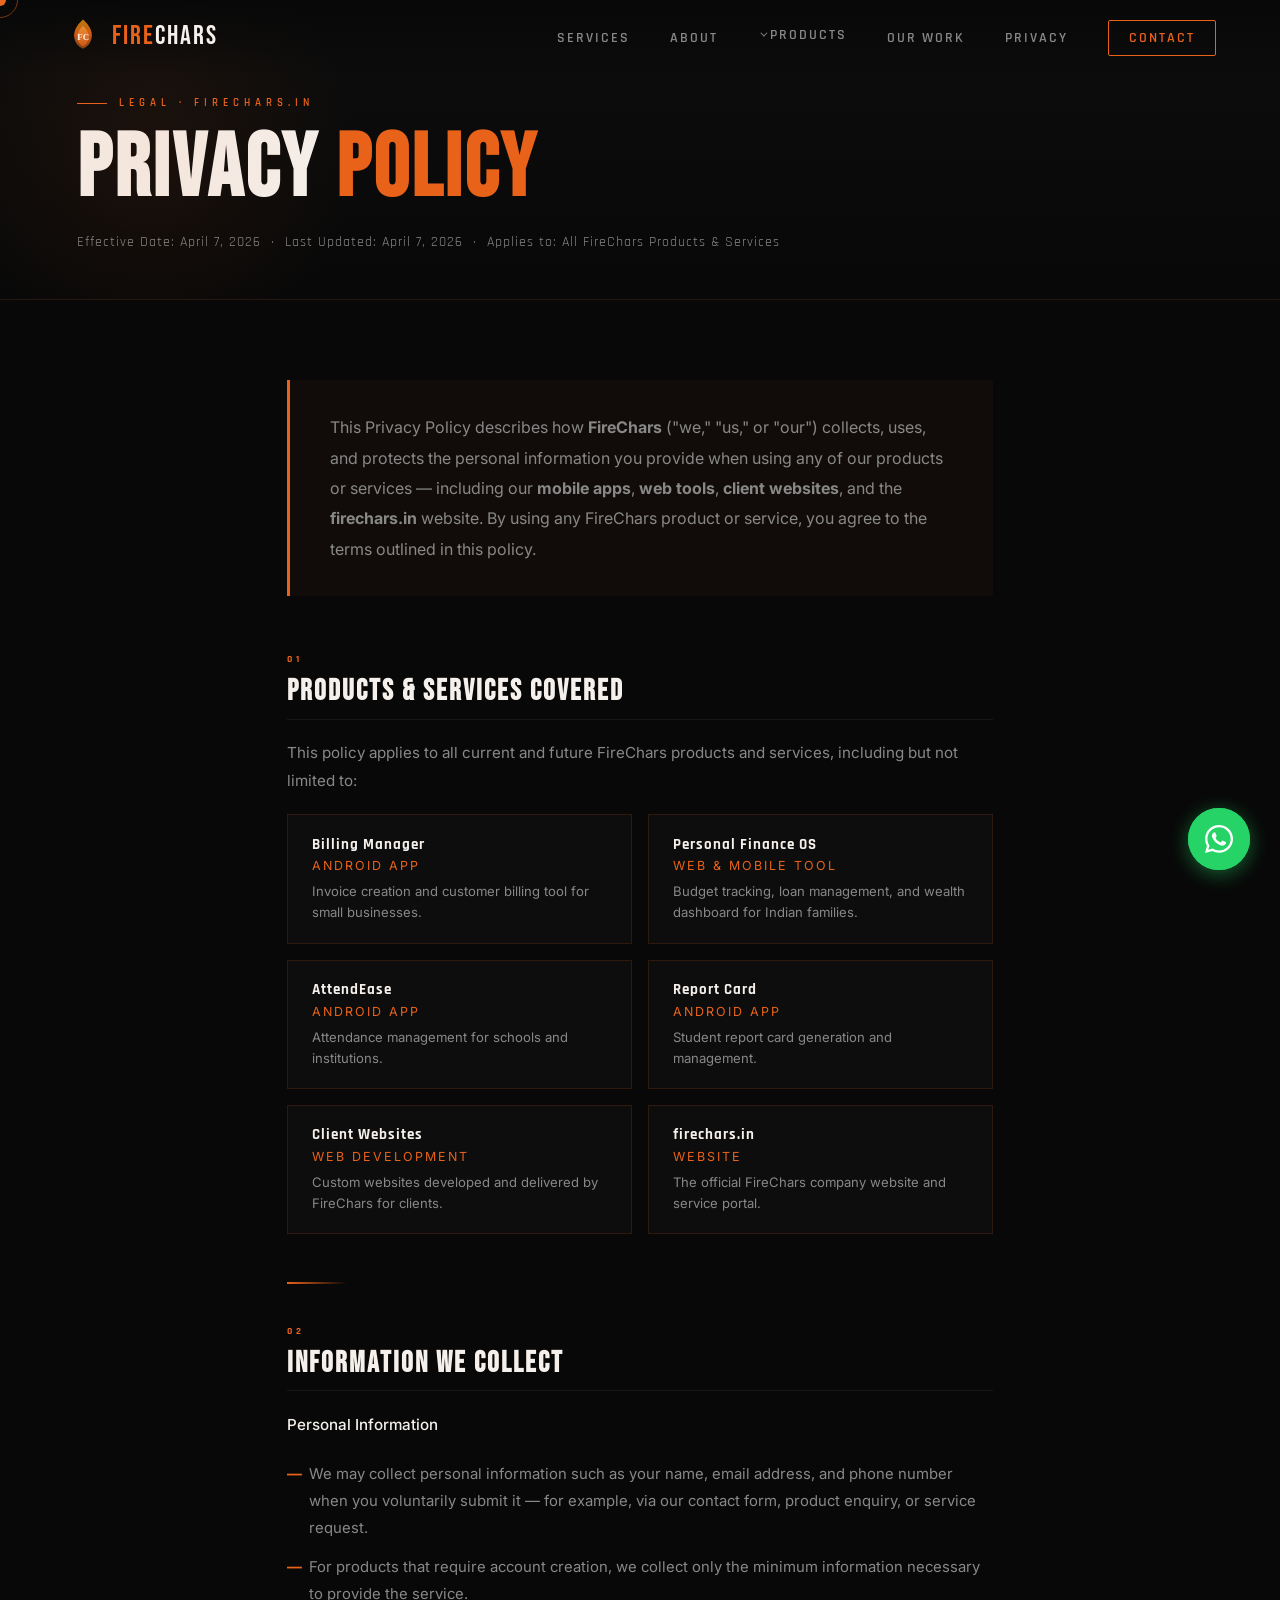
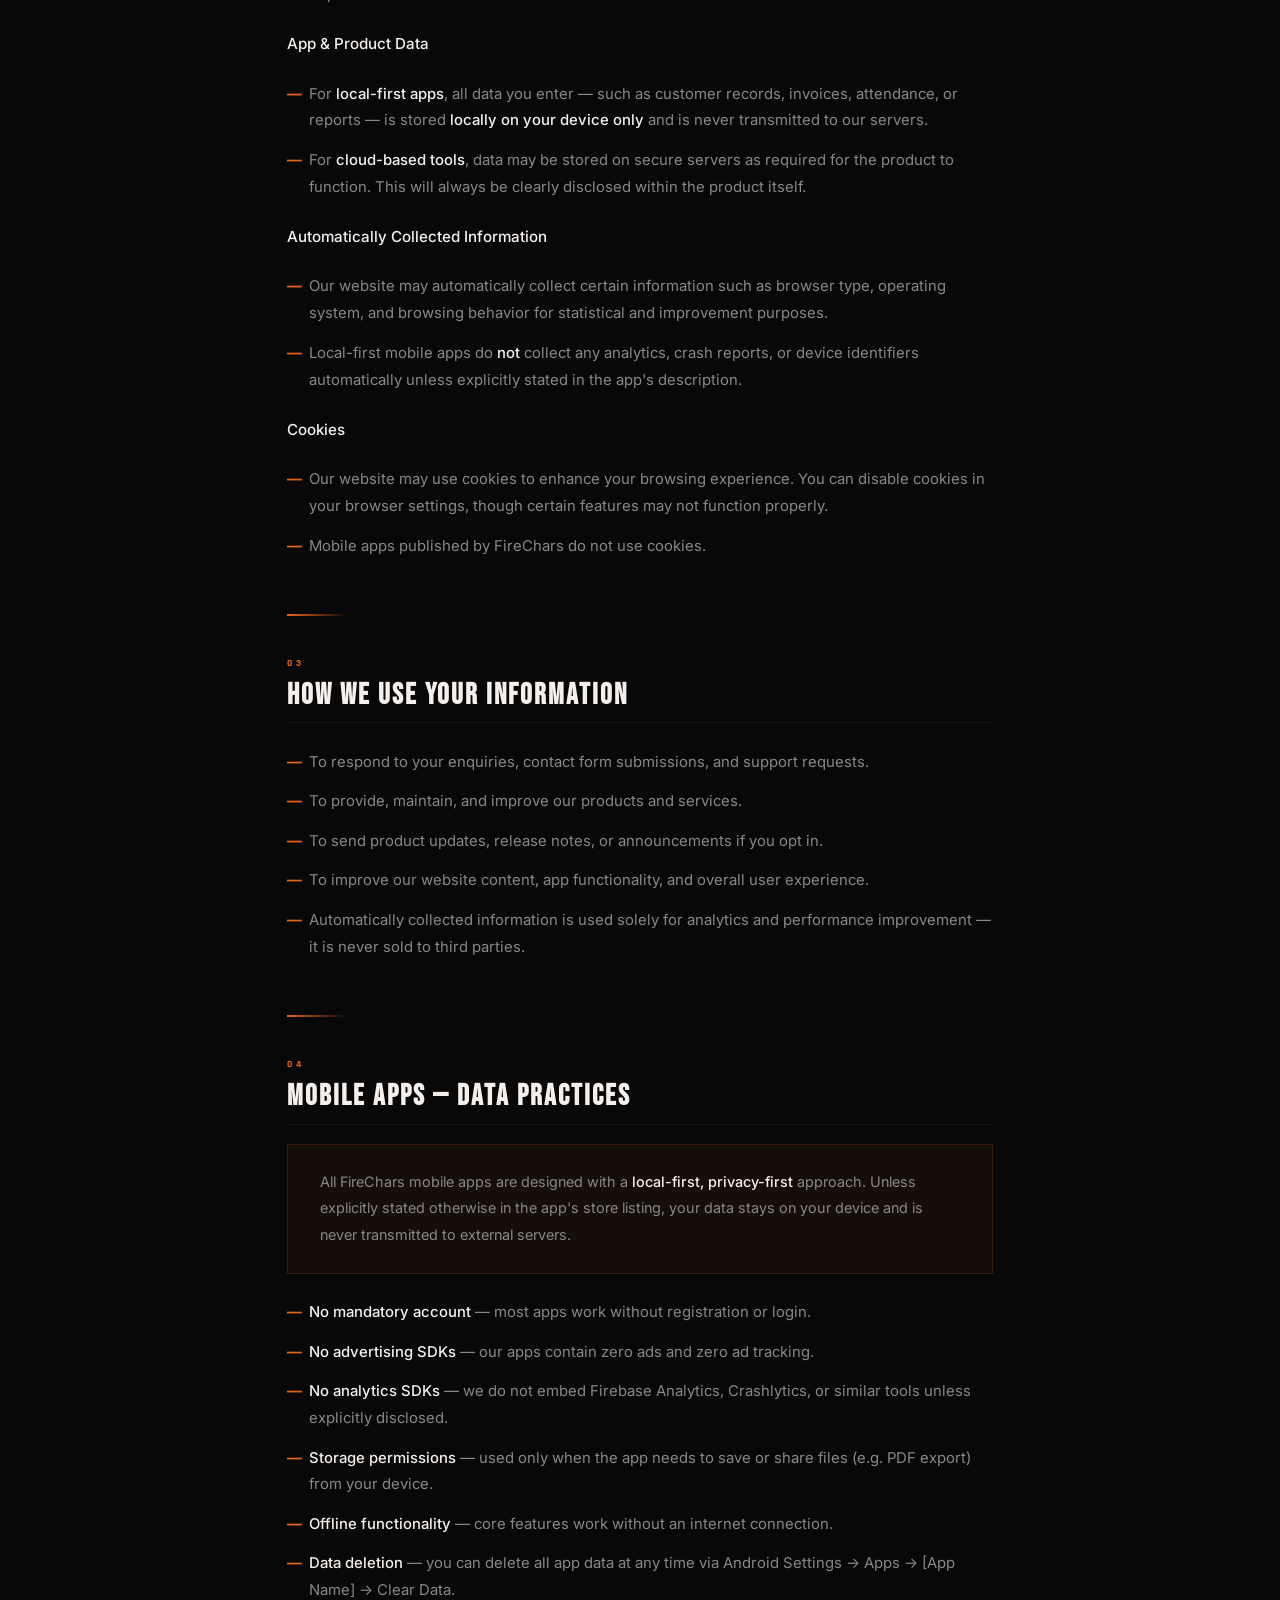
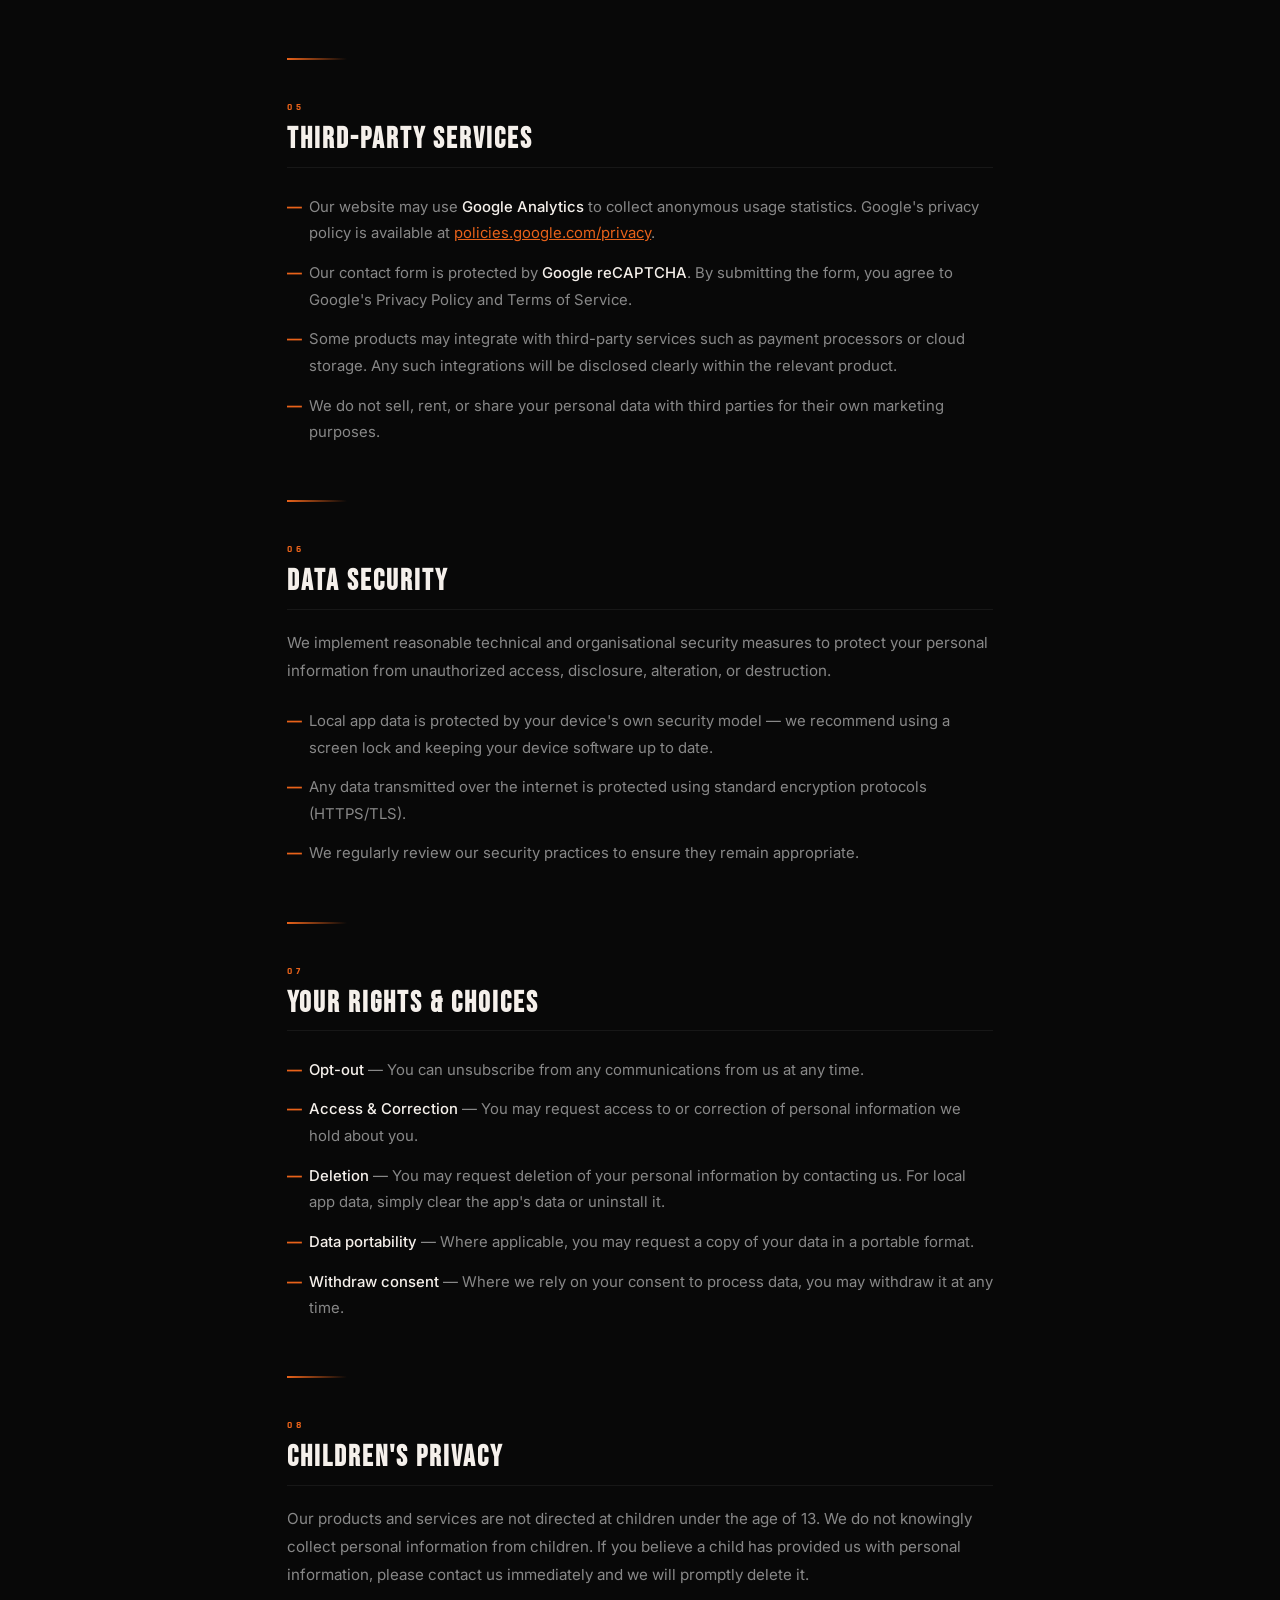
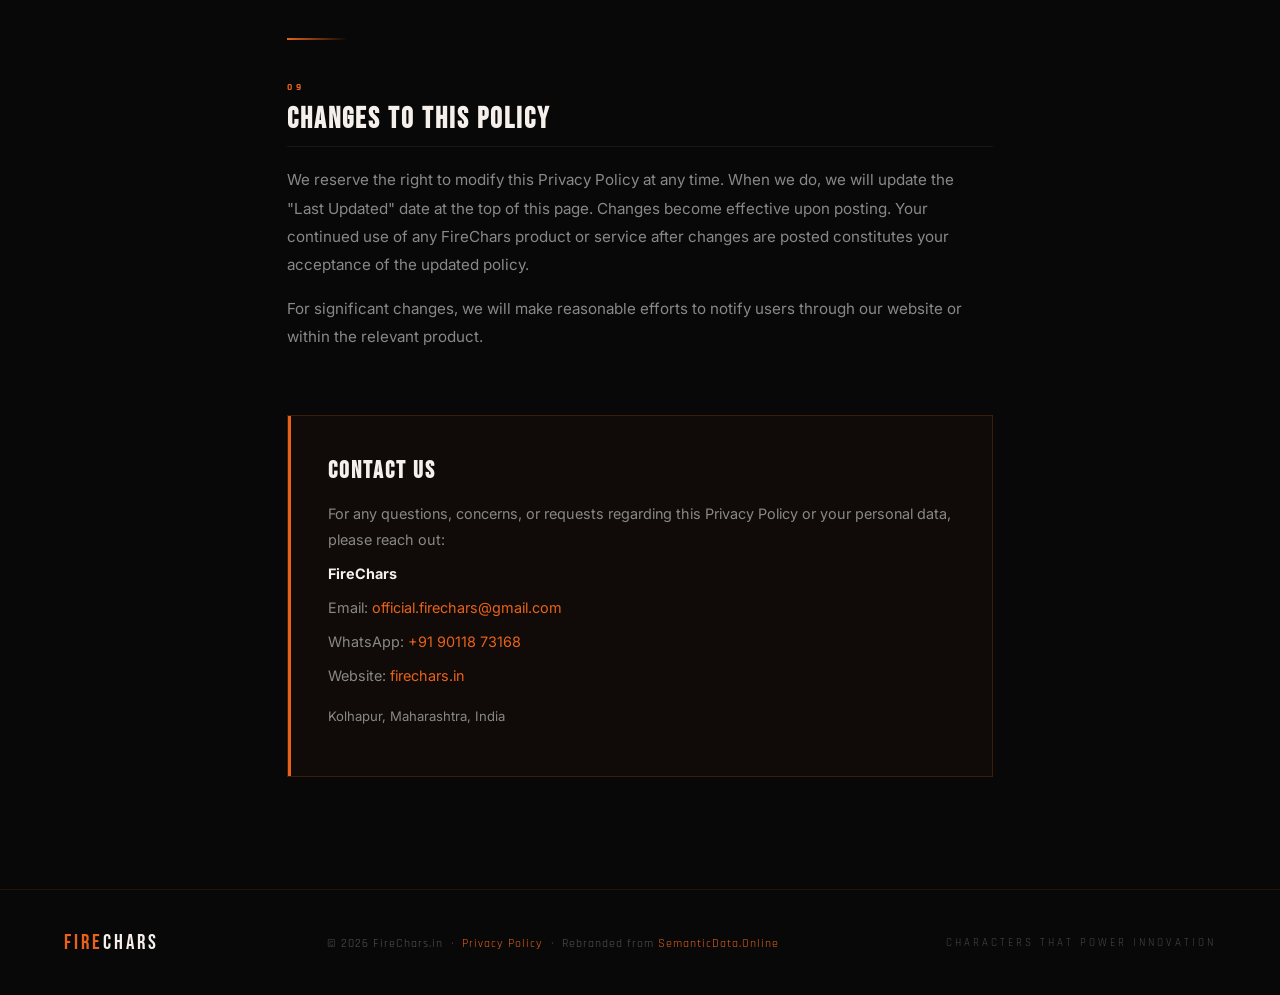
<file: privacy-policy.html>
<!DOCTYPE html>
<html lang="en">
<head>
  <meta charset="UTF-8">
  <meta name="viewport" content="width=device-width, initial-scale=1.0">
  <title>Privacy Policy — FireChars.in</title>
  <meta name="description" content="Privacy Policy for all FireChars products and services including mobile apps, web tools, and firechars.in.">
  <meta name="author" content="FireChars.in">
  <meta name="robots" content="index, follow">
  <link rel="canonical" href="https://firechars.in/privacy-policy.html">
  <meta property="og:type"        content="website">
  <meta property="og:url"         content="https://firechars.in/privacy-policy.html">
  <meta property="og:title"       content="Privacy Policy — FireChars.in">
  <meta property="og:description" content="Privacy Policy for all FireChars products and services.">
  <meta property="og:locale"      content="en_IN">
  <meta property="og:site_name"   content="FireChars.in">
  <meta property="og:image"       content="https://firechars.in/assets/images/og-image.png">
  <meta property="og:image:width" content="1200">
  <meta property="og:image:height" content="630">

  <!-- Twitter / X Card -->
  <meta name="twitter:card"        content="summary">
  <meta name="twitter:site"        content="@firechars">
  <meta name="twitter:title"       content="Privacy Policy — FireChars.in">
  <meta name="twitter:description" content="Privacy Policy for all FireChars products and services.">
  <link rel="icon" type="image/svg+xml" href="assets/images/favicon.svg">
  <link rel="preconnect" href="https://fonts.googleapis.com">
  <link href="https://fonts.googleapis.com/css2?family=Bebas+Neue&family=Rajdhani:wght@400;500;600;700&family=Inter:wght@300;400;500&display=swap" rel="stylesheet">
  <link rel="stylesheet" href="css/base.css">
  <link rel="stylesheet" href="css/components.css">
  <link rel="stylesheet" href="css/sections.css">
  <link rel="stylesheet" href="css/animations.css">
  <link rel="stylesheet" href="css/responsive.css">
  <style>
    .pp-hero {
      min-height: 32vh; display: flex; align-items: flex-end;
      padding: 6rem 6vw 3rem; position: relative;
      background: linear-gradient(180deg, #0d0d0d 0%, var(--deep-black) 100%);
      border-bottom: 1px solid rgba(232,98,26,0.12); overflow: hidden;
    }
    .pp-hero::before {
      content: ''; position: absolute; top: -60px; left: -60px;
      width: 420px; height: 420px;
      background: radial-gradient(circle, rgba(232,98,26,0.08) 0%, transparent 70%);
      pointer-events: none;
    }
    .pp-hero-inner { max-width: 860px; }
    .pp-eyebrow {
      font-family: 'Rajdhani', sans-serif; font-size: 0.7rem; font-weight: 600;
      letter-spacing: 5px; text-transform: uppercase; color: var(--fire-orange);
      margin-bottom: 1rem; display: flex; align-items: center; gap: 12px;
    }
    .pp-eyebrow::before { content: ''; display: block; width: 30px; height: 1px; background: var(--fire-orange); }
    .pp-title {
      font-family: 'Bebas Neue', sans-serif; font-size: clamp(3rem, 7vw, 5.5rem);
      line-height: 1; letter-spacing: 3px; color: var(--white); margin-bottom: 1.2rem;
    }
    .pp-title span { color: var(--fire-orange); }
    .pp-meta { font-size: 0.85rem; color: var(--ash); font-family: 'Rajdhani', sans-serif; letter-spacing: 1px; }
    .pp-body { max-width: 860px; margin: 0 auto; padding: 5rem 6vw 7rem; }
    .pp-intro {
      font-size: 1rem; line-height: 1.9; color: var(--ash); margin-bottom: 3.5rem;
      padding: 2rem 2.5rem; border-left: 3px solid var(--fire-orange);
      background: rgba(232,98,26,0.04);
    }
    .pp-section { margin-bottom: 3rem; }
    .pp-section-num {
      font-family: 'Rajdhani', sans-serif; font-size: 0.65rem; font-weight: 700;
      letter-spacing: 4px; text-transform: uppercase; color: var(--fire-orange); margin-bottom: 0.5rem;
    }
    .pp-section h2 {
      font-family: 'Bebas Neue', sans-serif; font-size: 1.8rem; letter-spacing: 2px;
      color: var(--white); margin-bottom: 1.2rem; padding-bottom: 0.6rem;
      border-bottom: 1px solid rgba(255,255,255,0.06);
    }
    .pp-section p { font-size: 0.95rem; line-height: 1.85; color: var(--ash); margin-bottom: 1rem; }
    .pp-section ul { list-style: none; padding: 0; margin: 0.5rem 0 1rem; }
    .pp-section ul li {
      font-size: 0.93rem; line-height: 1.8; color: var(--ash);
      padding: 0.4rem 0 0.4rem 1.4rem; position: relative;
    }
    .pp-section ul li::before { content: '—'; position: absolute; left: 0; color: var(--fire-orange); font-weight: 700; }
    .pp-section strong { color: var(--white); font-weight: 500; }
    .pp-highlight {
      background: rgba(232,98,26,0.06); border: 1px solid rgba(232,98,26,0.15);
      padding: 1.5rem 2rem; margin: 1.2rem 0;
    }
    .pp-highlight p { margin: 0; font-size: 0.9rem; }
    .pp-products-grid {
      display: grid; grid-template-columns: repeat(auto-fit, minmax(240px, 1fr));
      gap: 1rem; margin: 1.2rem 0;
    }
    .pp-product-card {
      padding: 1.2rem 1.5rem;
      border: 1px solid rgba(232,98,26,0.15);
      background: rgba(255,255,255,0.02);
    }
    .pp-product-card .name {
      font-family: 'Rajdhani', sans-serif; font-size: 0.95rem; font-weight: 700;
      color: var(--white); letter-spacing: 1px; margin-bottom: 0.3rem;
    }
    .pp-product-card .type {
      font-size: 0.78rem; color: var(--fire-orange);
      text-transform: uppercase; letter-spacing: 2px; margin-bottom: 0.5rem;
    }
    .pp-product-card .desc { font-size: 0.82rem; color: var(--ash); line-height: 1.6; }
    .pp-contact-box {
      margin-top: 4rem; padding: 2.5rem;
      border: 1px solid rgba(232,98,26,0.2); background: rgba(232,98,26,0.03);
      position: relative; overflow: hidden;
    }
    .pp-contact-box::before {
      content: ''; position: absolute; top: 0; left: 0;
      width: 3px; height: 100%; background: var(--fire-orange);
    }
    .pp-contact-box h3 {
      font-family: 'Bebas Neue', sans-serif; font-size: 1.5rem;
      letter-spacing: 2px; color: var(--white); margin-bottom: 1rem;
    }
    .pp-contact-box p { font-size: 0.9rem; color: var(--ash); line-height: 1.8; margin-bottom: 0.5rem; }
    .pp-contact-box a { color: var(--fire-orange); text-decoration: none; }
    .pp-contact-box a:hover { text-decoration: underline; }
    .pp-divider { width: 60px; height: 2px; background: linear-gradient(90deg, var(--fire-orange), transparent); margin: 2.5rem 0; }
  </style>
</head>
<body>

  <div class="cursor" id="cursor"></div>
  <div class="cursor-ring" id="cursorRing"></div>

  <nav id="navbar">
    <a class="nav-logo" href="index.html">
      <svg class="nav-logo-icon" viewBox="0 0 100 120" fill="none" xmlns="http://www.w3.org/2000/svg">
        <path d="M50 8 C50 8 78 30 78 58 C78 78 66 95 50 100 C34 95 22 78 22 58 C22 30 50 8 50 8Z" fill="url(#nFO)" opacity="0.9"/>
        <path d="M50 28 C50 28 68 45 68 62 C68 76 60 88 50 92 C40 88 32 76 32 62 C32 45 50 28 50 28Z" fill="url(#nFI)" opacity="0.7"/>
        <text x="32" y="74" font-family="Arial Black" font-size="28" font-weight="900" fill="white" opacity="0.95">FC</text>
        <defs>
          <linearGradient id="nFO" x1="50" y1="8" x2="50" y2="100" gradientUnits="userSpaceOnUse">
            <stop offset="0%" stop-color="#C8860A"/><stop offset="50%" stop-color="#E8621A"/><stop offset="100%" stop-color="#8B4513"/>
          </linearGradient>
          <linearGradient id="nFI" x1="50" y1="28" x2="50" y2="92" gradientUnits="userSpaceOnUse">
            <stop offset="0%" stop-color="#F0A040"/><stop offset="100%" stop-color="#E8621A"/>
          </linearGradient>
        </defs>
      </svg>
      <span class="nav-logo-text"><span>FIRE</span>CHARS</span>
    </a>
    <ul class="nav-links" id="navLinks">
      <li><a href="index.html#services">Services</a></li>
      <li><a href="index.html#about">About</a></li>
      <li class="nav-dropdown-wrap">
        <a href="products.html">Products</a>
        <ul class="nav-dropdown">
          <li><a href="products.html#pfos-product"><span class="nav-dropdown-num">00</span>Finance OS</a></li>
          <li><a href="products.html#attendease-product"><span class="nav-dropdown-num">01</span>AttendEase</a></li>
          <li><a href="products.html#billing-product"><span class="nav-dropdown-num">02</span>Billing Manager</a></li>
          <li><a href="products.html#reportcard-product"><span class="nav-dropdown-num">03</span>Report Card</a></li>
          <li><a href="products.html#attendance-product"><span class="nav-dropdown-num">04</span>Student Attendance</a></li>
          <li><a href="products.html#viset-product"><span class="nav-dropdown-num">05</span>VISET : Nifty50 Dividend Scan</a></li>
          <li><a href="products.html#viset-sector-product"><span class="nav-dropdown-num">06</span>VISET : Sector Intelligence</a></li>
          <li><a href="trendtalk.html"><span class="nav-dropdown-num">07</span>TrendTalk</a></li>
          <li><a href="wed-sample1-rohan-bhavana.html"><span class="nav-dropdown-num">08</span>Wedding Invites</a></li>
        </ul>
      </li>
      <li><a href="clients.html">Our Work</a></li>
      <li><a href="privacy-policy.html">Privacy</a></li>
      <li><a href="index.html#contact" class="nav-cta">Contact</a></li>
    </ul>
    <button class="nav-toggle" id="navToggle" aria-label="Toggle menu">
      <span></span><span></span><span></span>
    </button>
  </nav>

  <div class="pp-hero">
    <div class="pp-hero-inner">
      <div class="pp-eyebrow">Legal · firechars.in</div>
      <h1 class="pp-title">Privacy <span>Policy</span></h1>
      <p class="pp-meta">Effective Date: April 7, 2026 &nbsp;·&nbsp; Last Updated: April 7, 2026 &nbsp;·&nbsp; Applies to: All FireChars Products &amp; Services</p>
    </div>
  </div>

  <div class="pp-body">

    <div class="pp-intro">
      This Privacy Policy describes how <strong>FireChars</strong> ("we," "us," or "our") collects, uses, and protects
      the personal information you provide when using any of our products or services — including our
      <strong>mobile apps</strong>, <strong>web tools</strong>, <strong>client websites</strong>, and the
      <strong>firechars.in</strong> website. By using any FireChars product or service, you agree to the terms
      outlined in this policy.
    </div>

    <!-- 1 -->
    <div class="pp-section">
      <div class="pp-section-num">01</div>
      <h2>Products &amp; Services Covered</h2>
      <p>This policy applies to all current and future FireChars products and services, including but not limited to:</p>
      <div class="pp-products-grid">
        <div class="pp-product-card">
          <div class="name">Billing Manager</div>
          <div class="type">Android App</div>
          <div class="desc">Invoice creation and customer billing tool for small businesses.</div>
        </div>
        <div class="pp-product-card">
          <div class="name">Personal Finance OS</div>
          <div class="type">Web &amp; Mobile Tool</div>
          <div class="desc">Budget tracking, loan management, and wealth dashboard for Indian families.</div>
        </div>
        <div class="pp-product-card">
          <div class="name">AttendEase</div>
          <div class="type">Android App</div>
          <div class="desc">Attendance management for schools and institutions.</div>
        </div>
        <div class="pp-product-card">
          <div class="name">Report Card</div>
          <div class="type">Android App</div>
          <div class="desc">Student report card generation and management.</div>
        </div>
        <div class="pp-product-card">
          <div class="name">Client Websites</div>
          <div class="type">Web Development</div>
          <div class="desc">Custom websites developed and delivered by FireChars for clients.</div>
        </div>
        <div class="pp-product-card">
          <div class="name">firechars.in</div>
          <div class="type">Website</div>
          <div class="desc">The official FireChars company website and service portal.</div>
        </div>
      </div>
    </div>

    <div class="pp-divider"></div>

    <!-- 2 -->
    <div class="pp-section">
      <div class="pp-section-num">02</div>
      <h2>Information We Collect</h2>
      <p><strong>Personal Information</strong></p>
      <ul>
        <li>We may collect personal information such as your name, email address, and phone number when you voluntarily submit it — for example, via our contact form, product enquiry, or service request.</li>
        <li>For products that require account creation, we collect only the minimum information necessary to provide the service.</li>
      </ul>
      <p><strong>App &amp; Product Data</strong></p>
      <ul>
        <li>For <strong>local-first apps</strong>, all data you enter — such as customer records, invoices, attendance, or reports — is stored <strong>locally on your device only</strong> and is never transmitted to our servers.</li>
        <li>For <strong>cloud-based tools</strong>, data may be stored on secure servers as required for the product to function. This will always be clearly disclosed within the product itself.</li>
      </ul>
      <p><strong>Automatically Collected Information</strong></p>
      <ul>
        <li>Our website may automatically collect certain information such as browser type, operating system, and browsing behavior for statistical and improvement purposes.</li>
        <li>Local-first mobile apps do <strong>not</strong> collect any analytics, crash reports, or device identifiers automatically unless explicitly stated in the app's description.</li>
      </ul>
      <p><strong>Cookies</strong></p>
      <ul>
        <li>Our website may use cookies to enhance your browsing experience. You can disable cookies in your browser settings, though certain features may not function properly.</li>
        <li>Mobile apps published by FireChars do not use cookies.</li>
      </ul>
    </div>

    <div class="pp-divider"></div>

    <!-- 3 -->
    <div class="pp-section">
      <div class="pp-section-num">03</div>
      <h2>How We Use Your Information</h2>
      <ul>
        <li>To respond to your enquiries, contact form submissions, and support requests.</li>
        <li>To provide, maintain, and improve our products and services.</li>
        <li>To send product updates, release notes, or announcements if you opt in.</li>
        <li>To improve our website content, app functionality, and overall user experience.</li>
        <li>Automatically collected information is used solely for analytics and performance improvement — it is never sold to third parties.</li>
      </ul>
    </div>

    <div class="pp-divider"></div>

    <!-- 4 -->
    <div class="pp-section">
      <div class="pp-section-num">04</div>
      <h2>Mobile Apps — Data Practices</h2>
      <div class="pp-highlight">
        <p>All FireChars mobile apps are designed with a <strong>local-first, privacy-first</strong> approach.
        Unless explicitly stated otherwise in the app's store listing, your data stays on your device
        and is never transmitted to external servers.</p>
      </div>
      <ul>
        <li><strong>No mandatory account</strong> — most apps work without registration or login.</li>
        <li><strong>No advertising SDKs</strong> — our apps contain zero ads and zero ad tracking.</li>
        <li><strong>No analytics SDKs</strong> — we do not embed Firebase Analytics, Crashlytics, or similar tools unless explicitly disclosed.</li>
        <li><strong>Storage permissions</strong> — used only when the app needs to save or share files (e.g. PDF export) from your device.</li>
        <li><strong>Offline functionality</strong> — core features work without an internet connection.</li>
        <li><strong>Data deletion</strong> — you can delete all app data at any time via Android Settings → Apps → [App Name] → Clear Data.</li>
      </ul>
    </div>

    <div class="pp-divider"></div>

    <!-- 5 -->
    <div class="pp-section">
      <div class="pp-section-num">05</div>
      <h2>Third-Party Services</h2>
      <ul>
        <li>Our website may use <strong>Google Analytics</strong> to collect anonymous usage statistics. Google's privacy policy is available at <a href="https://policies.google.com/privacy" target="_blank" rel="noopener" style="color:var(--fire-orange);">policies.google.com/privacy</a>.</li>
        <li>Our contact form is protected by <strong>Google reCAPTCHA</strong>. By submitting the form, you agree to Google's Privacy Policy and Terms of Service.</li>
        <li>Some products may integrate with third-party services such as payment processors or cloud storage. Any such integrations will be disclosed clearly within the relevant product.</li>
        <li>We do not sell, rent, or share your personal data with third parties for their own marketing purposes.</li>
      </ul>
    </div>

    <div class="pp-divider"></div>

    <!-- 6 -->
    <div class="pp-section">
      <div class="pp-section-num">06</div>
      <h2>Data Security</h2>
      <p>We implement reasonable technical and organisational security measures to protect your personal information from unauthorized access, disclosure, alteration, or destruction.</p>
      <ul>
        <li>Local app data is protected by your device's own security model — we recommend using a screen lock and keeping your device software up to date.</li>
        <li>Any data transmitted over the internet is protected using standard encryption protocols (HTTPS/TLS).</li>
        <li>We regularly review our security practices to ensure they remain appropriate.</li>
      </ul>
    </div>

    <div class="pp-divider"></div>

    <!-- 7 -->
    <div class="pp-section">
      <div class="pp-section-num">07</div>
      <h2>Your Rights &amp; Choices</h2>
      <ul>
        <li><strong>Opt-out</strong> — You can unsubscribe from any communications from us at any time.</li>
        <li><strong>Access &amp; Correction</strong> — You may request access to or correction of personal information we hold about you.</li>
        <li><strong>Deletion</strong> — You may request deletion of your personal information by contacting us. For local app data, simply clear the app's data or uninstall it.</li>
        <li><strong>Data portability</strong> — Where applicable, you may request a copy of your data in a portable format.</li>
        <li><strong>Withdraw consent</strong> — Where we rely on your consent to process data, you may withdraw it at any time.</li>
      </ul>
    </div>

    <div class="pp-divider"></div>

    <!-- 8 -->
    <div class="pp-section">
      <div class="pp-section-num">08</div>
      <h2>Children's Privacy</h2>
      <p>Our products and services are not directed at children under the age of 13. We do not knowingly collect personal information from children. If you believe a child has provided us with personal information, please contact us immediately and we will promptly delete it.</p>
    </div>

    <div class="pp-divider"></div>

    <!-- 9 -->
    <div class="pp-section">
      <div class="pp-section-num">09</div>
      <h2>Changes to This Policy</h2>
      <p>We reserve the right to modify this Privacy Policy at any time. When we do, we will update the "Last Updated" date at the top of this page. Changes become effective upon posting. Your continued use of any FireChars product or service after changes are posted constitutes your acceptance of the updated policy.</p>
      <p>For significant changes, we will make reasonable efforts to notify users through our website or within the relevant product.</p>
    </div>

    <div class="pp-contact-box">
      <h3>Contact Us</h3>
      <p>For any questions, concerns, or requests regarding this Privacy Policy or your personal data, please reach out:</p>
      <p><strong style="color:var(--white);">FireChars</strong></p>
      <p>Email: <a href="mailto:official.firechars@gmail.com">official.firechars@gmail.com</a></p>
      <p>WhatsApp: <a href="https://wa.me/919011873168" target="_blank">+91 90118 73168</a></p>
      <p>Website: <a href="https://firechars.in" target="_blank">firechars.in</a></p>
      <p style="margin-top:1rem; font-size:0.82rem;">Kolhapur, Maharashtra, India</p>
    </div>

  </div>

  <footer>
    <div class="footer-brand"><span>FIRE</span>CHARS</div>
    <div class="footer-copy">
      &copy; <span id="yr"></span> FireChars.in &nbsp;·&nbsp;
      <a href="privacy-policy.html">Privacy Policy</a> &nbsp;·&nbsp;
      Rebranded from <a href="https://semanticdata.online" target="_blank">SemanticData.Online</a>
    </div>
    <div class="footer-tagline">CHARACTERS THAT POWER INNOVATION</div>
  </footer>

  <div class="whatsapp-fab">
    <a href="https://wa.me/919011873168?text=Hi%20FireChars%20team!%20I%20would%20like%20to%20discuss%20your%20services."
       target="_blank" rel="noopener noreferrer" aria-label="Chat on WhatsApp">
      <svg xmlns="http://www.w3.org/2000/svg" viewBox="0 0 448 512">
        <path d="M380.9 97.1C339 55.1 283.2 32 223.9 32c-122.4 0-222 99.6-222 222 0 39.1 10.2 77.3 29.6 111L0 480l117.7-30.9c32.4 17.7 68.9 27 106.1 27h.1c122.3 0 224.1-99.6 224.1-222 0-59.3-25.2-115-67.1-157zm-157 341.6c-33.2 0-65.7-8.9-94-25.7l-6.7-4-69.8 18.3L72 359.2l-4.4-7c-18.5-29.4-28.2-63.3-28.2-98.2 0-101.7 82.8-184.5 184.6-184.5 49.3 0 95.6 19.2 130.4 54.1 34.8 34.9 56.2 81.2 56.1 130.5 0 101.8-84.9 184.6-186.6 184.6zm101.2-138.2c-5.5-2.8-32.8-16.2-37.9-18-5.1-1.9-8.8-2.8-12.5 2.8-3.7 5.6-14.3 18-17.6 21.8-3.2 3.7-6.5 4.2-12 1.4-32.6-16.3-54-29.1-75.5-66-5.7-9.8 5.7-9.1 16.3-30.3 1.8-3.7.9-6.9-.5-9.7-1.4-2.8-12.5-30.1-17.1-41.2-4.5-10.8-9.1-9.3-12.5-9.5-3.2-.2-6.9-.2-10.6-.2-3.7 0-9.7 1.4-14.8 6.9-5.1 5.6-19.4 19-19.4 46.3 0 27.3 19.9 53.7 22.6 57.4 2.8 3.7 39.1 59.7 94.8 83.8 35.2 15.2 49 16.5 66.6 13.9 10.7-1.6 32.8-13.4 37.4-26.4 4.6-13 4.6-24.1 3.2-26.4-1.3-2.5-5-3.9-10.5-6.6z"/>
      </svg>
    </a>
  </div>

  <script>document.getElementById('yr').textContent = new Date().getFullYear();</script>
  <script src="js/cursor.js"></script>
  <script src="js/nav.js"></script>
  <script src="js/animations.js"></script>

</body>
</html>
</file>
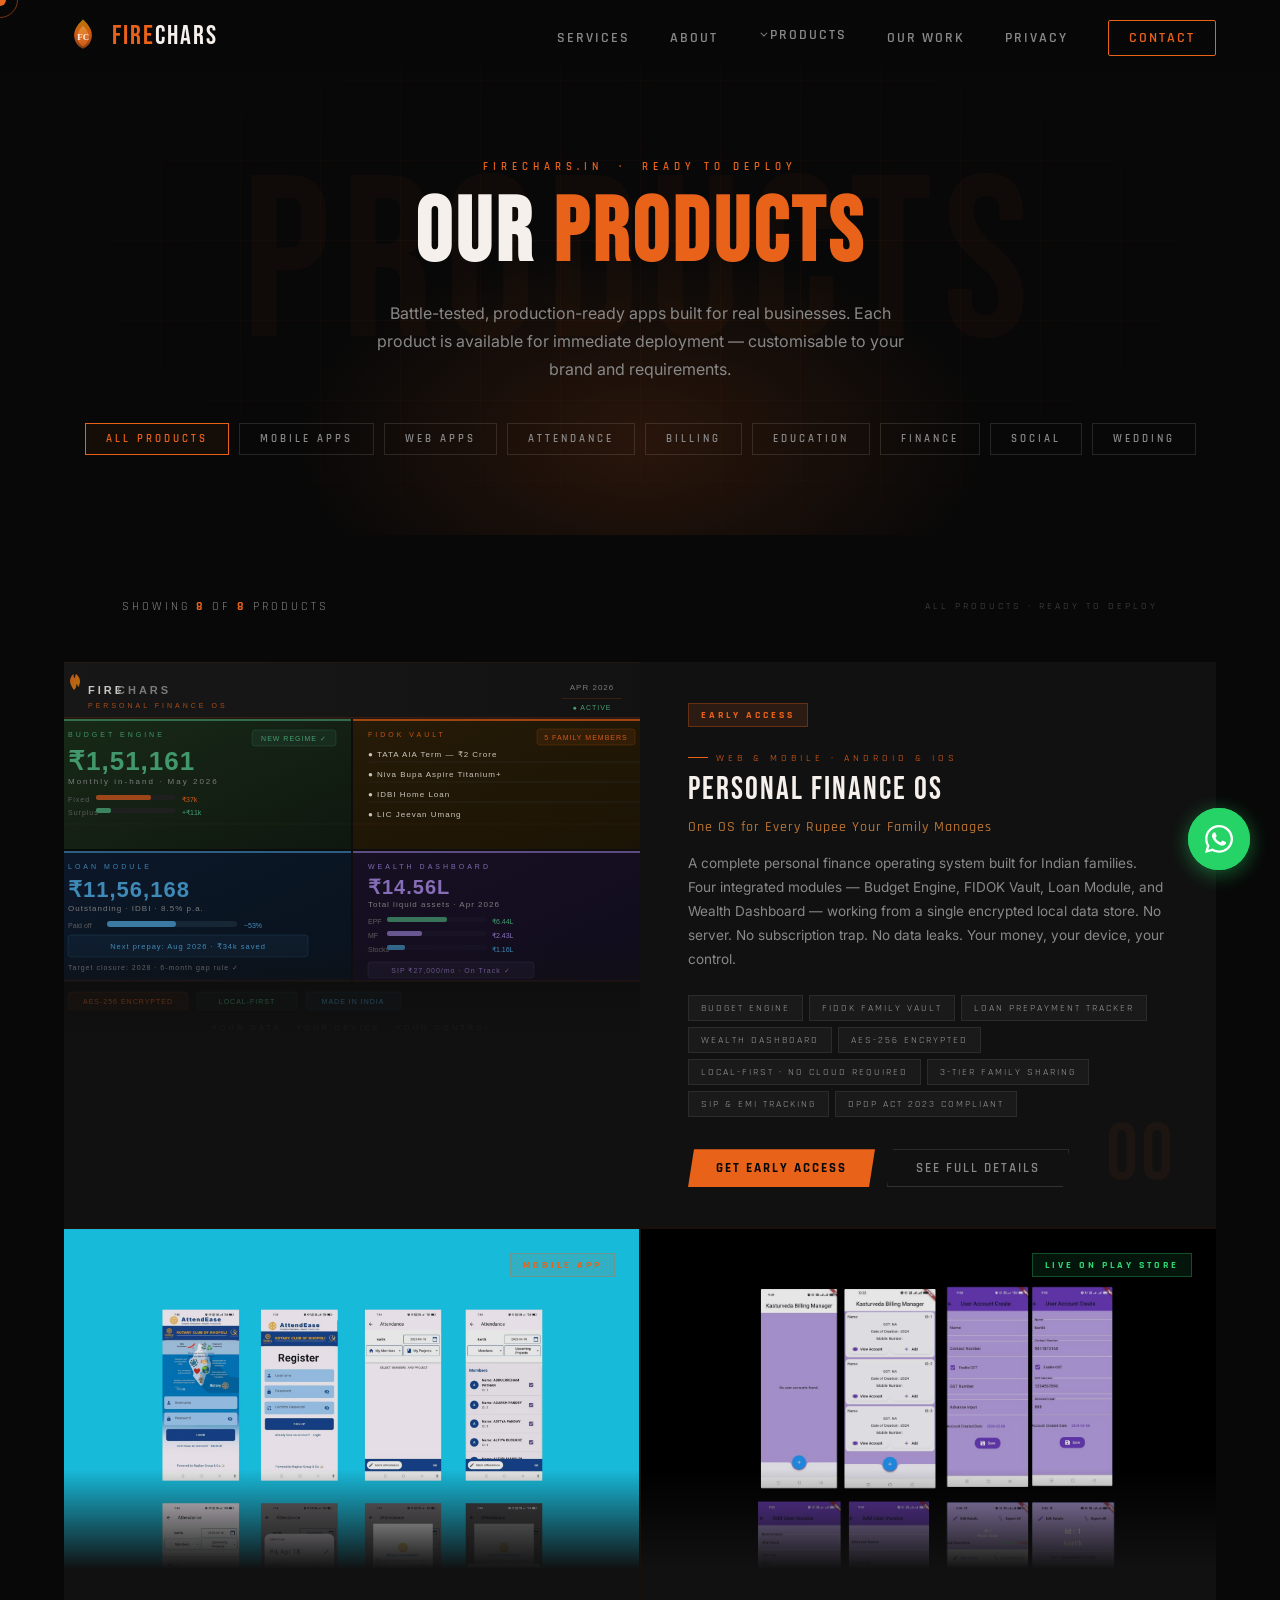
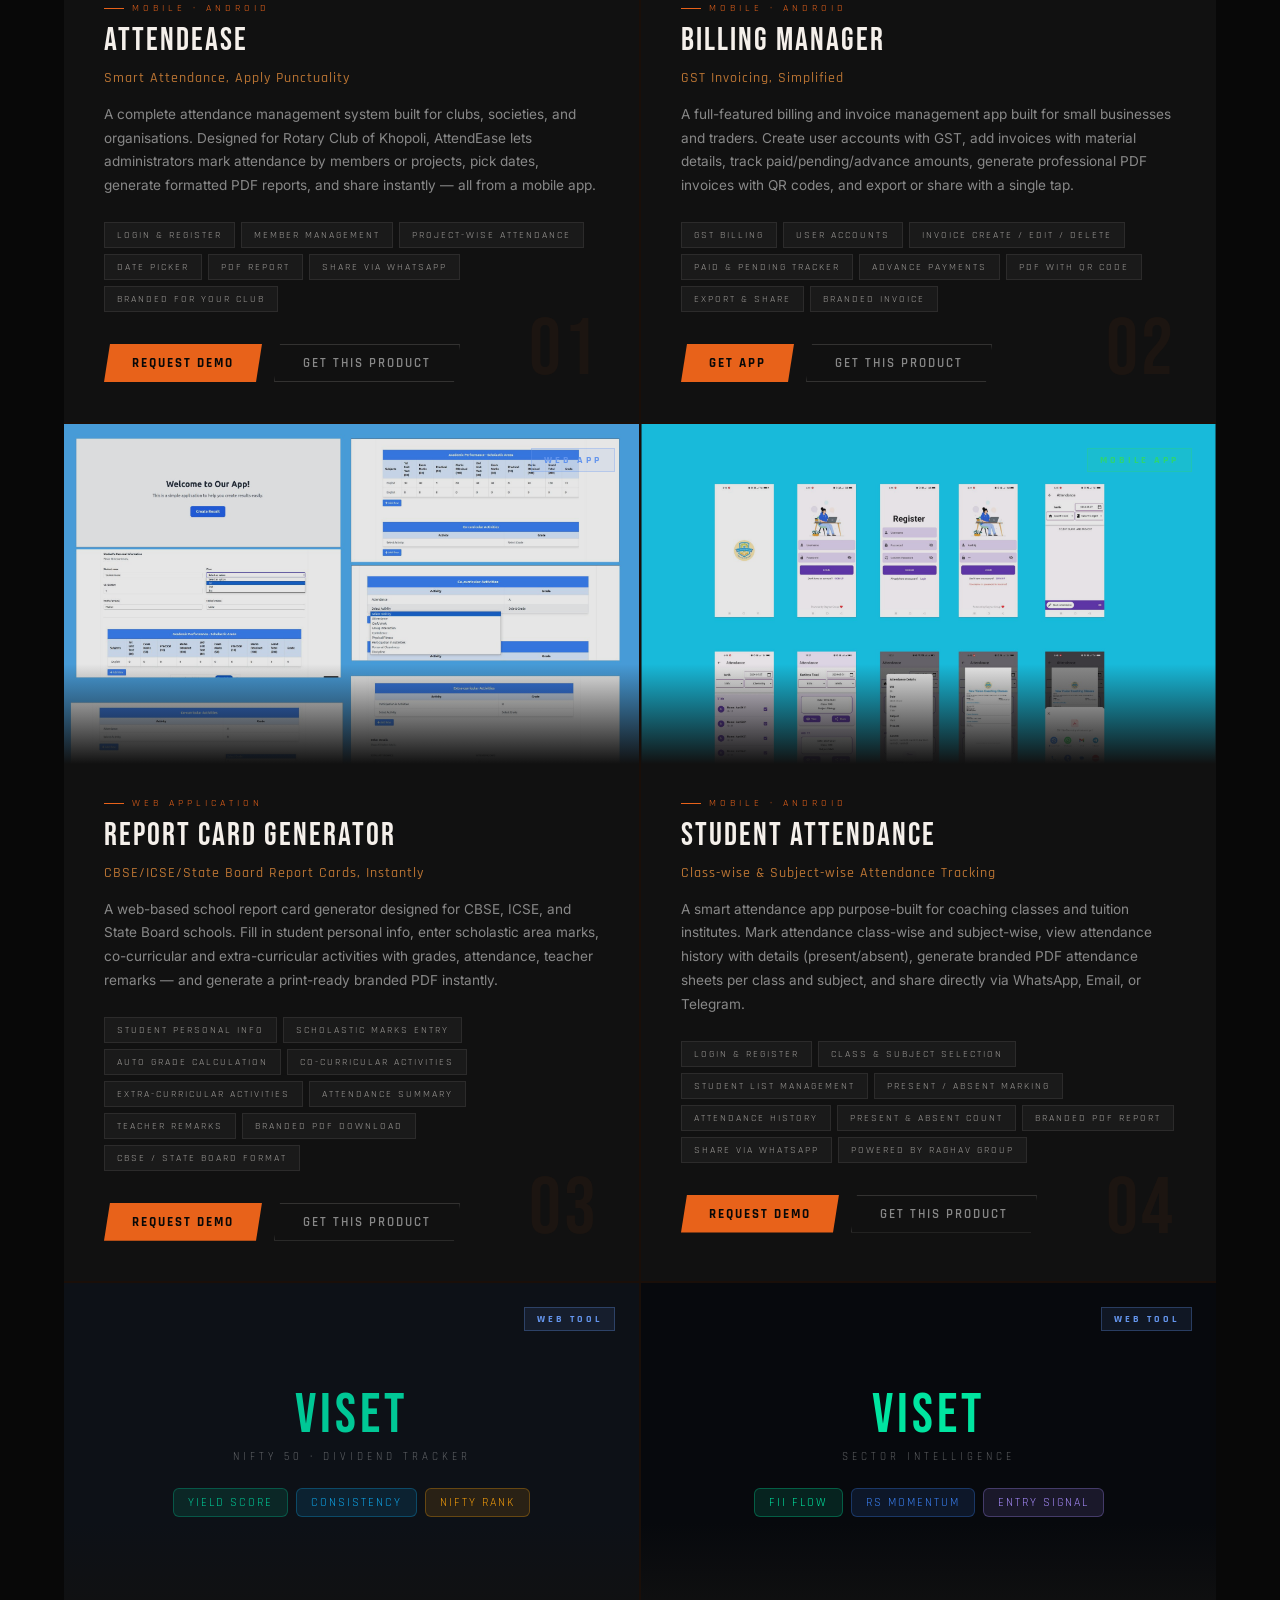
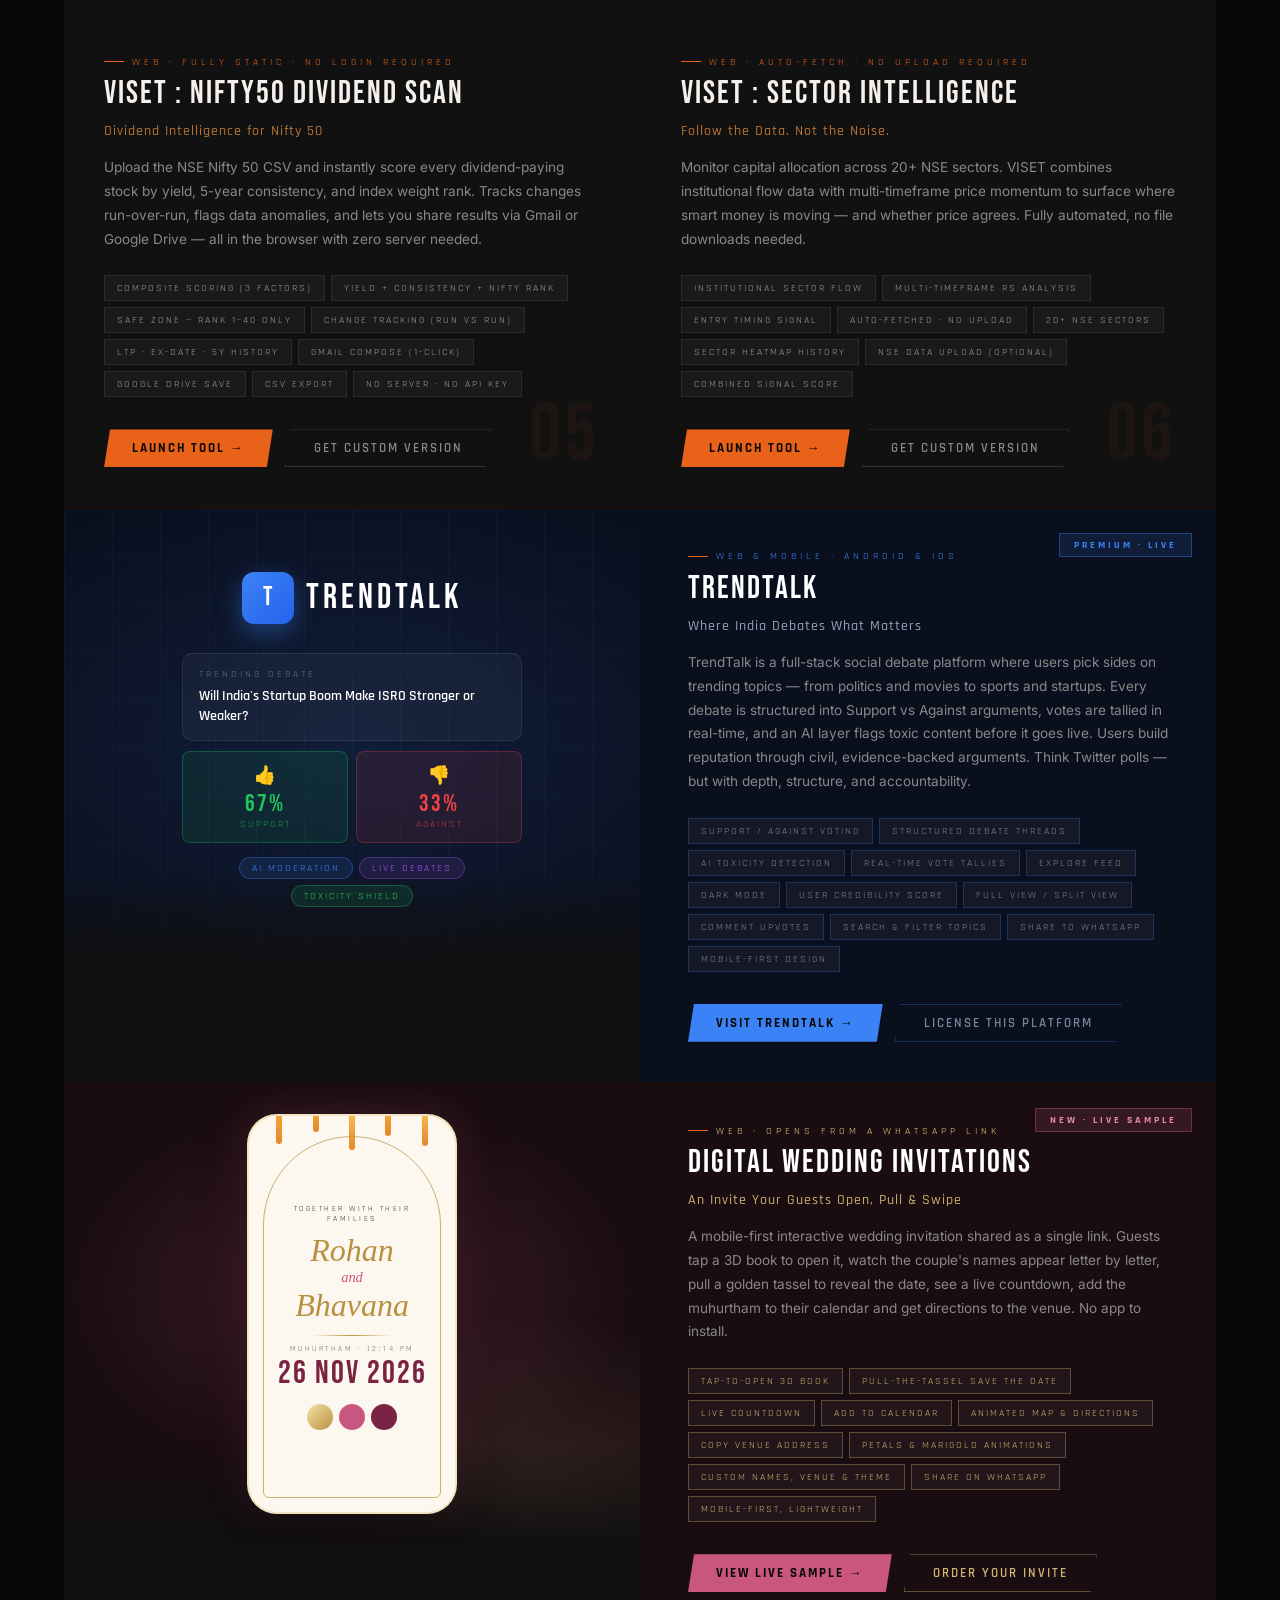
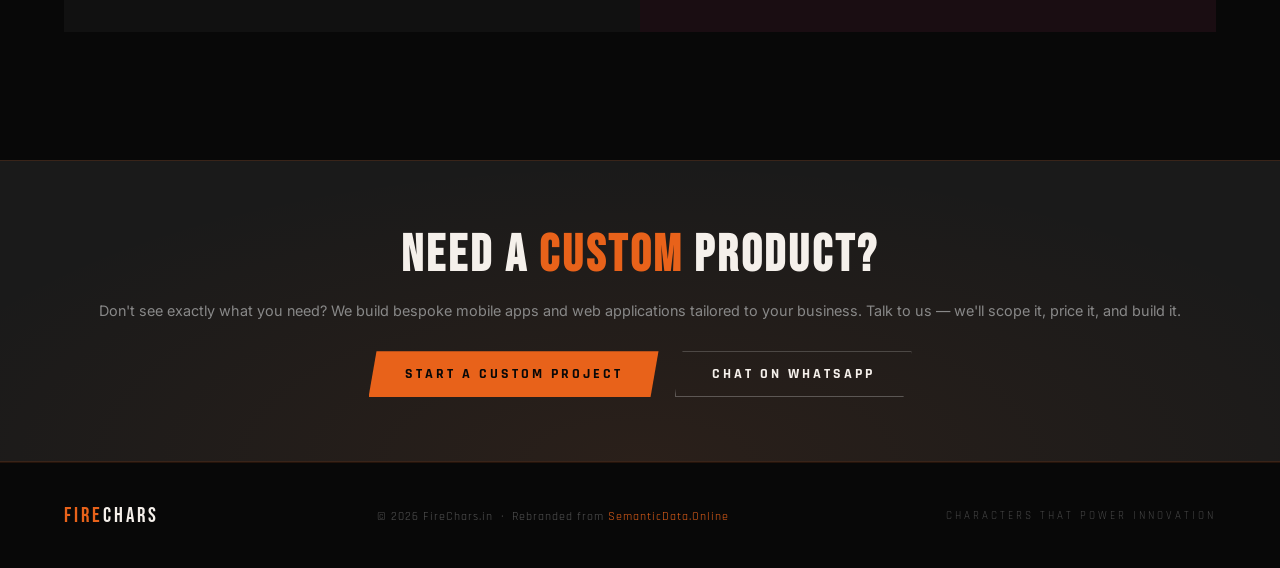
<file: products.html>
<!DOCTYPE html>
<html lang="en">
<head>
  <meta charset="UTF-8">
  <meta name="viewport" content="width=device-width, initial-scale=1.0">
  <title>Products — AttendEase, BillingManager, TrendTalk & More | FireChars.in</title>
  <meta name="description" content="Explore FireChars products — AttendEase (attendance app), BillingManager (GST billing), RESULT (report card generator), TrendTalk (debate & social platform) and more. Built for Indian schools, businesses & communities.">
  <meta name="keywords" content="AttendEase attendance app, BillingManager GST billing India, RESULT report card generator, TrendTalk debate platform India, FireChars products, Indian school app, billing software India, attendance management India, social debate app India">
  <meta name="author" content="FireChars.in">
  <meta name="robots" content="index, follow">
  <link rel="canonical" href="https://firechars.in/products.html">

  <!-- Open Graph -->
  <meta property="og:type"        content="website">
  <meta property="og:url"         content="https://firechars.in/products.html">
  <meta property="og:title"       content="Products — AttendEase, BillingManager, TrendTalk & More | FireChars.in">
  <meta property="og:description" content="Ready-to-deploy apps built by FireChars. Attendance management, GST billing, report cards, and TrendTalk — a live debate platform for Indian communities.">
  <meta property="og:locale"      content="en_IN">
  <meta property="og:site_name"   content="FireChars.in">
  <meta property="og:image"       content="https://firechars.in/assets/images/og-image.png">
  <meta property="og:image:width" content="1200">
  <meta property="og:image:height" content="630">
  <meta property="og:image:alt"   content="FireChars Products — Apps for India">

  <!-- Twitter / X Card -->
  <meta name="twitter:card"        content="summary_large_image">
  <meta name="twitter:site"        content="@firechars">
  <meta name="twitter:title"       content="Products — AttendEase, BillingManager, RESULT | FireChars.in">
  <meta name="twitter:description" content="Ready-to-deploy apps for Indian schools and businesses. Attendance, billing, report cards and more.">
  <meta name="twitter:image"       content="https://firechars.in/assets/images/og-image.png">

  <!-- Schema.org — SoftwareApplication list -->
  <script type="application/ld+json">
  {
    "@context": "https://schema.org",
    "@type": "ItemList",
    "name": "FireChars Products",
    "url": "https://firechars.in/products.html",
    "itemListElement": [
      {
        "@type": "ListItem", "position": 1,
        "item": {
          "@type": "SoftwareApplication",
          "name": "AttendEase",
          "description": "Attendance management app for schools and businesses.",
          "applicationCategory": "BusinessApplication",
          "operatingSystem": "Android, iOS",
          "offers": { "@type": "Offer", "price": "0", "priceCurrency": "INR" }
        }
      },
      {
        "@type": "ListItem", "position": 2,
        "item": {
          "@type": "SoftwareApplication",
          "name": "BillingManager",
          "description": "GST-compliant billing and invoicing app for Indian businesses.",
          "applicationCategory": "BusinessApplication",
          "operatingSystem": "Android, iOS",
          "offers": { "@type": "Offer", "price": "0", "priceCurrency": "INR" }
        }
      },
      {
        "@type": "ListItem", "position": 3,
        "item": {
          "@type": "SoftwareApplication",
          "name": "RESULT",
          "description": "Report card and result generation app for schools.",
          "applicationCategory": "EducationApplication",
          "operatingSystem": "Android, iOS",
          "offers": { "@type": "Offer", "price": "0", "priceCurrency": "INR" }
        }
      },
      {
        "@type": "ListItem", "position": 4,
        "item": {
          "@type": "WebApplication",
          "name": "TrendTalk",
          "alternateName": "TheTalkTrend",
          "url": "https://thetalktrend.com",
          "description": "A structured debate and social discussion platform where users vote, argue for or against trending topics, and earn credibility through civil discourse. Features AI-powered toxicity detection, real-time vote tallies, and a full explore feed.",
          "applicationCategory": "SocialNetworkingApplication",
          "operatingSystem": "Web, Android, iOS",
          "offers": { "@type": "Offer", "price": "0", "priceCurrency": "INR" },
          "featureList": "Structured debates, Support/Against voting, AI toxicity moderation, Real-time vote tallies, Explore feed, Dark mode",
          "screenshot": "https://thetalktrend.com",
          "sameAs": "https://thetalktrend.com"
        }
      }
    ]
  }
  </script>

  <!-- Favicon -->
  <link rel="icon" type="image/svg+xml" href="assets/images/favicon.svg">

  <!-- Google Fonts -->
  <link rel="preconnect" href="https://fonts.googleapis.com">
  <link href="https://fonts.googleapis.com/css2?family=Bebas+Neue&family=Rajdhani:wght@400;500;600;700&family=Inter:wght@300;400;500&display=swap" rel="stylesheet">

  <!-- CSS -->
  <link rel="stylesheet" href="css/base.css">
  <link rel="stylesheet" href="css/components.css">
  <link rel="stylesheet" href="css/sections.css">
  <link rel="stylesheet" href="css/animations.css">
  <link rel="stylesheet" href="css/products.css">
  <link rel="stylesheet" href="css/responsive.css">
</head>
<body>

  <!-- Custom Cursor -->
  <div class="cursor"      id="cursor"></div>
  <div class="cursor-ring" id="cursorRing"></div>

  <!-- ═══════════════════════════════════════
       NAV
       ═══════════════════════════════════════ -->
  <nav id="navbar">
    <a class="nav-logo" href="index.html">
      <svg class="nav-logo-icon" viewBox="0 0 100 120" fill="none" xmlns="http://www.w3.org/2000/svg">
        <path d="M50 8 C50 8 78 30 78 58 C78 78 66 95 50 100 C34 95 22 78 22 58 C22 30 50 8 50 8Z" fill="url(#nFO)" opacity="0.9"/>
        <path d="M50 28 C50 28 68 45 68 62 C68 76 60 88 50 92 C40 88 32 76 32 62 C32 45 50 28 50 28Z" fill="url(#nFI)" opacity="0.7"/>
        <text x="32" y="74" font-family="Arial Black" font-size="28" font-weight="900" fill="white" opacity="0.95">FC</text>
        <defs>
          <linearGradient id="nFO" x1="50" y1="8" x2="50" y2="100" gradientUnits="userSpaceOnUse">
            <stop offset="0%"   stop-color="#C8860A"/>
            <stop offset="50%"  stop-color="#E8621A"/>
            <stop offset="100%" stop-color="#8B4513"/>
          </linearGradient>
          <linearGradient id="nFI" x1="50" y1="28" x2="50" y2="92" gradientUnits="userSpaceOnUse">
            <stop offset="0%"   stop-color="#F0A040"/>
            <stop offset="100%" stop-color="#E8621A"/>
          </linearGradient>
        </defs>
      </svg>
      <span class="nav-logo-text"><span>FIRE</span>CHARS</span>
    </a>
    <ul class="nav-links" id="navLinks">
      <li><a href="index.html#services">Services</a></li>
      <li><a href="index.html#about">About</a></li>
      <li class="nav-dropdown-wrap">
        <a href="products.html">Products</a>
        <ul class="nav-dropdown">
          <li><a href="products.html#pfos-product"><span class="nav-dropdown-num">00</span>Finance OS</a></li>
          <li><a href="products.html#attendease-product"><span class="nav-dropdown-num">01</span>AttendEase</a></li>
          <li><a href="products.html#billing-product"><span class="nav-dropdown-num">02</span>Billing Manager</a></li>
          <li><a href="products.html#reportcard-product"><span class="nav-dropdown-num">03</span>Report Card</a></li>
          <li><a href="products.html#attendance-product"><span class="nav-dropdown-num">04</span>Student Attendance</a></li>
          <li><a href="products.html#viset-product"><span class="nav-dropdown-num">05</span>VISET : Nifty50 Dividend Scan</a></li>
          <li><a href="products.html#viset-sector-product"><span class="nav-dropdown-num">06</span>VISET : Sector Intelligence</a></li>
          <li><a href="trendtalk.html"><span class="nav-dropdown-num">07</span>TrendTalk</a></li>
          <li><a href="wed-sample1-rohan-bhavana.html"><span class="nav-dropdown-num">08</span>Wedding Invites</a></li>
        </ul>
      </li>
      <li><a href="clients.html">Our Work</a></li>
      <li><a href="privacy-policy.html">Privacy</a></li>
      <li><a href="index.html#contact" class="nav-cta">Contact</a></li>
    </ul>
    <button class="nav-toggle" id="navToggle" aria-label="Toggle menu">
      <span></span><span></span><span></span>
    </button>
  </nav>

  <!-- ═══════════════════════════════════════
       HERO
       ═══════════════════════════════════════ -->
  <div class="products-hero">
    <div class="products-hero-grid"></div>
    <div class="products-hero-glow"></div>
    <div class="products-hero-content">
      <div class="products-hero-eyebrow">firechars.in &nbsp;·&nbsp; Ready to Deploy</div>
      <h1>Our <span>Products</span></h1>
      <p>Battle-tested, production-ready apps built for real businesses. Each product is available for immediate deployment — customisable to your brand and requirements.</p>

      <div class="products-filter">
        <button class="filter-tag active" onclick="filterProducts('all', this)">All Products</button>
        <button class="filter-tag" onclick="filterProducts('mobile', this)">Mobile Apps</button>
        <button class="filter-tag" onclick="filterProducts('web', this)">Web Apps</button>
        <button class="filter-tag" onclick="filterProducts('attendance', this)">Attendance</button>
        <button class="filter-tag" onclick="filterProducts('billing', this)">Billing</button>
        <button class="filter-tag" onclick="filterProducts('education', this)">Education</button>
        <button class="filter-tag" onclick="filterProducts('finance', this)">Finance</button>
        <button class="filter-tag" onclick="filterProducts('social', this)">Social</button>
        <button class="filter-tag" onclick="filterProducts('wedding', this)">Wedding</button>
      </div>
    </div>
  </div>

  <!-- ═══════════════════════════════════════
       PRODUCTS SECTION
       ═══════════════════════════════════════ -->
  <section class="products-section">

    <div class="products-count-bar reveal">
      <div class="products-count">Showing <span id="visibleCount">8</span> of <span>8</span> products</div>
      <div style="font-family:'Rajdhani',sans-serif;font-size:0.65rem;letter-spacing:3px;text-transform:uppercase;color:rgba(136,136,136,0.5);">
        All Products · Ready to Deploy
      </div>
    </div>

    <div class="products-grid" id="productsGrid">

      <!-- ── PRODUCT 0: Personal Finance OS ─────────── -->
      <div id="pfos-product" class="product-card reveal" data-tags="web finance" style="grid-column: span 2; display: grid; grid-template-columns: 1fr 1fr; gap: 0;">

        <div class="product-screenshot" style="height:380px;">
          <img src="assets/images/product-financeOS.svg" alt="FireChars Personal Finance OS — Budget, FIDOK, Loan, Wealth">
        </div>

        <div class="product-info" style="padding: 2.5rem 3rem;">
          <div class="product-badge" style="position:relative;top:auto;right:auto;display:inline-block;margin-bottom:1.5rem;">Early Access</div>
          <div class="product-platform">Web &amp; Mobile · Android &amp; iOS</div>
          <div class="product-name">Personal Finance OS</div>
          <div class="product-tagline">One OS for Every Rupee Your Family Manages</div>
          <p class="product-desc">
            A complete personal finance operating system built for Indian families. Four integrated modules — Budget Engine, FIDOK Vault, Loan Module, and Wealth Dashboard — working from a single encrypted local data store. No server. No subscription trap. No data leaks. Your money, your device, your control.
          </p>
          <div class="product-features">
            <span class="product-feature">Budget Engine</span>
            <span class="product-feature">FIDOK Family Vault</span>
            <span class="product-feature">Loan Prepayment Tracker</span>
            <span class="product-feature">Wealth Dashboard</span>
            <span class="product-feature">AES-256 Encrypted</span>
            <span class="product-feature">Local-First · No Cloud Required</span>
            <span class="product-feature">3-Tier Family Sharing</span>
            <span class="product-feature">SIP &amp; EMI Tracking</span>
            <span class="product-feature">DPDP Act 2023 Compliant</span>
          </div>
          <div class="product-actions">
            <a href="index.html#contact" class="btn-demo">Get Early Access</a>
            <a href="index.html#pfos" class="btn-enquire">See Full Details</a>
          </div>
        </div>

        <div class="product-num">00</div>
      </div>

      <!-- ── PRODUCT 1: AttendEase ─────────────────────── -->
      <div id="attendease-product" class="product-card reveal" data-tags="mobile attendance">
        <div class="product-badge">Mobile App</div>

        <div class="product-screenshot">
          <img src="assets/images/product-attendease.png" alt="AttendEase — Rotary Club Attendance App">
        </div>

        <div class="product-info">
          <div class="product-platform">Mobile · Android</div>
          <div class="product-name">AttendEase</div>
          <div class="product-tagline">Smart Attendance, Apply Punctuality</div>
          <p class="product-desc">
            A complete attendance management system built for clubs, societies, and organisations. Designed for Rotary Club of Khopoli, AttendEase lets administrators mark attendance by members or projects, pick dates, generate formatted PDF reports, and share instantly — all from a mobile app.
          </p>
          <div class="product-features">
            <span class="product-feature">Login &amp; Register</span>
            <span class="product-feature">Member Management</span>
            <span class="product-feature">Project-wise Attendance</span>
            <span class="product-feature">Date Picker</span>
            <span class="product-feature">PDF Report</span>
            <span class="product-feature">Share via WhatsApp</span>
            <span class="product-feature">Branded for your Club</span>
          </div>
          <div class="product-actions">
            <a href="index.html#contact" class="btn-demo">Request Demo</a>
            <a href="index.html#contact" class="btn-enquire">Get This Product</a>
          </div>
        </div>
        <div class="product-num">01</div>
      </div>

      <!-- ── PRODUCT 2: Billing Manager ────────────────── -->
      <div id="billing-product" class="product-card reveal reveal-delay-1" data-tags="mobile billing">
        <div class="product-badge new">Live on Play Store</div>

        <div class="product-screenshot">
          <img src="assets/images/product-billing.png" alt="Kasturveda Billing Manager">
        </div>

        <div class="product-info">
          <div class="product-platform">Mobile · Android</div>
          <div class="product-name">Billing Manager</div>
          <div class="product-tagline">GST Invoicing, Simplified</div>
          <p class="product-desc">
            A full-featured billing and invoice management app built for small businesses and traders. Create user accounts with GST, add invoices with material details, track paid/pending/advance amounts, generate professional PDF invoices with QR codes, and export or share with a single tap.
          </p>
          <div class="product-features">
            <span class="product-feature">GST Billing</span>
            <span class="product-feature">User Accounts</span>
            <span class="product-feature">Invoice Create / Edit / Delete</span>
            <span class="product-feature">Paid &amp; Pending Tracker</span>
            <span class="product-feature">Advance Payments</span>
            <span class="product-feature">PDF with QR Code</span>
            <span class="product-feature">Export &amp; Share</span>
            <span class="product-feature">Branded Invoice</span>
          </div>
          <div class="product-actions">
            <a href="https://play.google.com/store/apps/details?id=com.firechars.billingmanager&hl=en_IN" target="_blank" rel="noopener noreferrer" class="btn-demo">GET APP</a>
            <a href="index.html#contact" class="btn-enquire">Get This Product</a>
          </div>
        </div>
        <div class="product-num">02</div>
      </div>

      <!-- ── PRODUCT 3: Report Card Generator ──────────── -->
      <div id="reportcard-product" class="product-card reveal reveal-delay-2" data-tags="web education" data-demo-url="https://dmwptm.csb.app/create">
        <div class="product-badge web">Web App</div>

        <div class="product-screenshot">
          <img src="assets/images/product-reportcard.png" alt="School Report Card Generator">
        </div>

        <div class="product-info">
          <div class="product-platform">Web Application</div>
          <div class="product-name">Report Card Generator</div>
          <div class="product-tagline">CBSE/ICSE/State Board Report Cards, Instantly</div>
          <p class="product-desc">
            A web-based school report card generator designed for CBSE, ICSE, and State Board schools. Fill in student personal info, enter scholastic area marks, co-curricular and extra-curricular activities with grades, attendance, teacher remarks — and generate a print-ready branded PDF instantly.
          </p>
          <div class="product-features">
            <span class="product-feature">Student Personal Info</span>
            <span class="product-feature">Scholastic Marks Entry</span>
            <span class="product-feature">Auto Grade Calculation</span>
            <span class="product-feature">Co-curricular Activities</span>
            <span class="product-feature">Extra-curricular Activities</span>
            <span class="product-feature">Attendance Summary</span>
            <span class="product-feature">Teacher Remarks</span>
            <span class="product-feature">Branded PDF Download</span>
            <span class="product-feature">CBSE / State Board Format</span>
          </div>
          <div class="product-actions">
            <a href="https://dmwptm.csb.app/create" target="_blank" rel="noopener noreferrer" class="btn-demo">Request Demo</a>
            <a href="index.html#contact" class="btn-enquire">Get This Product</a>
          </div>
        </div>
        <div class="product-num">03</div>
      </div>

      <!-- ── PRODUCT 4: Student Attendance ─────────────── -->
      <div id="attendance-product" class="product-card reveal reveal-delay-3" data-tags="mobile attendance education">
        <div class="product-badge new">Mobile App</div>

        <div class="product-screenshot">
          <img src="assets/images/product-student-attendance.png" alt="Student Attendance App for Coaching Classes">
        </div>

        <div class="product-info">
          <div class="product-platform">Mobile · Android</div>
          <div class="product-name">Student Attendance</div>
          <div class="product-tagline">Class-wise &amp; Subject-wise Attendance Tracking</div>
          <p class="product-desc">
            A smart attendance app purpose-built for coaching classes and tuition institutes. Mark attendance class-wise and subject-wise, view attendance history with details (present/absent), generate branded PDF attendance sheets per class and subject, and share directly via WhatsApp, Email, or Telegram.
          </p>
          <div class="product-features">
            <span class="product-feature">Login &amp; Register</span>
            <span class="product-feature">Class &amp; Subject Selection</span>
            <span class="product-feature">Student List Management</span>
            <span class="product-feature">Present / Absent Marking</span>
            <span class="product-feature">Attendance History</span>
            <span class="product-feature">Present &amp; Absent Count</span>
            <span class="product-feature">Branded PDF Report</span>
            <span class="product-feature">Share via WhatsApp</span>
            <span class="product-feature">Powered by Raghav Group</span>
          </div>
          <div class="product-actions">
            <a href="index.html#contact" class="btn-demo">Request Demo</a>
            <a href="index.html#contact" class="btn-enquire">Get This Product</a>
          </div>
        </div>
        <div class="product-num">04</div>
      </div>


      <!-- ── PRODUCT 5: VISET · Nifty50 Dividend Scan ──── -->
      <div id="viset-product" class="product-card reveal reveal-delay-1" data-tags="web finance">
        <div class="product-badge web">Web Tool</div>

        <div class="product-screenshot" style="background:#0D1117;display:flex;align-items:center;justify-content:center;min-height:220px;">
          <div style="text-align:center;padding:2rem;">
            <div style="font-family:'Bebas Neue',sans-serif;font-size:3.5rem;letter-spacing:4px;color:#00C896;line-height:1;">VISET</div>
            <div style="font-family:'Rajdhani',sans-serif;font-size:0.7rem;letter-spacing:4px;text-transform:uppercase;color:rgba(255,255,255,0.35);margin-top:0.4rem;">Nifty 50 · Dividend Tracker</div>
            <div style="display:flex;gap:8px;justify-content:center;margin-top:1.5rem;flex-wrap:wrap;">
              <div style="background:rgba(0,200,150,0.12);border:1px solid rgba(0,200,150,0.3);border-radius:6px;padding:6px 14px;font-family:'Rajdhani',sans-serif;font-size:0.75rem;letter-spacing:2px;color:#00C896;">YIELD SCORE</div>
              <div style="background:rgba(14,165,233,0.12);border:1px solid rgba(14,165,233,0.3);border-radius:6px;padding:6px 14px;font-family:'Rajdhani',sans-serif;font-size:0.75rem;letter-spacing:2px;color:#0EA5E9;">CONSISTENCY</div>
              <div style="background:rgba(245,158,11,0.12);border:1px solid rgba(245,158,11,0.3);border-radius:6px;padding:6px 14px;font-family:'Rajdhani',sans-serif;font-size:0.75rem;letter-spacing:2px;color:#F59E0B;">NIFTY RANK</div>
            </div>
          </div>
        </div>

        <div class="product-info">
          <div class="product-platform">Web · Fully Static · No Login Required</div>
          <div class="product-name">VISET : Nifty50 Dividend Scan</div>
          <div class="product-tagline">Dividend Intelligence for Nifty 50</div>
          <p class="product-desc">
            Upload the NSE Nifty 50 CSV and instantly score every dividend-paying stock by yield, 5-year consistency, and index weight rank. Tracks changes run-over-run, flags data anomalies, and lets you share results via Gmail or Google Drive — all in the browser with zero server needed.
          </p>
          <div class="product-features">
            <span class="product-feature">Composite Scoring (3 factors)</span>
            <span class="product-feature">Yield + Consistency + Nifty Rank</span>
            <span class="product-feature">Safe Zone — Rank 1–40 Only</span>
            <span class="product-feature">Change Tracking (run vs run)</span>
            <span class="product-feature">LTP · Ex-Date · 5Y History</span>
            <span class="product-feature">Gmail Compose (1-click)</span>
            <span class="product-feature">Google Drive Save</span>
            <span class="product-feature">CSV Export</span>
            <span class="product-feature">No Server · No API Key</span>
          </div>
          <div class="product-actions">
            <a href="niftyscan.html" class="btn-demo" target="_blank">Launch Tool →</a>
            <a href="index.html#contact" class="btn-enquire">Get Custom Version</a>
          </div>
        </div>
        <div class="product-num">05</div>
      </div>

      <!-- ── PRODUCT 6: VISET · Sector Intelligence ──── -->
      <div id="viset-sector-product" class="product-card reveal reveal-delay-2" data-tags="web finance">
        <div class="product-badge web">Web Tool</div>

        <div class="product-screenshot" style="background:#07090D;display:flex;align-items:center;justify-content:center;min-height:220px;">
          <div style="text-align:center;padding:2rem;">
            <div style="font-family:'Bebas Neue',sans-serif;font-size:3.5rem;letter-spacing:4px;color:#00E5A0;line-height:1;">VISET</div>
            <div style="font-family:'Rajdhani',sans-serif;font-size:0.7rem;letter-spacing:4px;text-transform:uppercase;color:rgba(255,255,255,0.35);margin-top:0.4rem;">Sector Intelligence</div>
            <div style="display:flex;gap:8px;justify-content:center;margin-top:1.5rem;flex-wrap:wrap;">
              <div style="background:rgba(0,229,160,0.12);border:1px solid rgba(0,229,160,0.3);border-radius:6px;padding:6px 14px;font-family:'Rajdhani',sans-serif;font-size:0.75rem;letter-spacing:2px;color:#00E5A0;">FII FLOW</div>
              <div style="background:rgba(59,130,246,0.12);border:1px solid rgba(59,130,246,0.3);border-radius:6px;padding:6px 14px;font-family:'Rajdhani',sans-serif;font-size:0.75rem;letter-spacing:2px;color:#3B82F6;">RS MOMENTUM</div>
              <div style="background:rgba(167,139,250,0.12);border:1px solid rgba(167,139,250,0.3);border-radius:6px;padding:6px 14px;font-family:'Rajdhani',sans-serif;font-size:0.75rem;letter-spacing:2px;color:#A78BFA;">ENTRY SIGNAL</div>
            </div>
          </div>
        </div>

        <div class="product-info">
          <div class="product-platform">Web · Auto-fetch · No Upload Required</div>
          <div class="product-name">VISET : Sector Intelligence</div>
          <div class="product-tagline">Follow the Data. Not the Noise.</div>
          <p class="product-desc">
            Monitor capital allocation across 20+ NSE sectors. VISET combines institutional flow data with multi-timeframe price momentum to surface where smart money is moving — and whether price agrees. Fully automated, no file downloads needed.
          </p>
          <div class="product-features">
            <span class="product-feature">Institutional Sector Flow</span>
            <span class="product-feature">Multi-timeframe RS Analysis</span>
            <span class="product-feature">Entry Timing Signal</span>
            <span class="product-feature">Auto-fetched · No Upload</span>
            <span class="product-feature">20+ NSE Sectors</span>
            <span class="product-feature">Sector Heatmap History</span>
            <span class="product-feature">NSE Data Upload (Optional)</span>
            <span class="product-feature">Combined Signal Score</span>
          </div>
          <div class="product-actions">
            <a href="https://visetsectorscan.pages.dev" class="btn-demo" target="_blank">Launch Tool →</a>
            <a href="index.html#contact" class="btn-enquire">Get Custom Version</a>
          </div>
        </div>
        <div class="product-num">06</div>
      </div>

      <!-- ── PRODUCT 7: TrendTalk ─────────────────────────── -->
      <div id="trendtalk-product" class="product-card reveal reveal-delay-3" data-tags="web social" style="grid-column: span 2; display: grid; grid-template-columns: 1fr 1fr; gap: 0;">

        <!-- Visual side -->
        <div class="product-screenshot" style="height:460px;background:#0A0F1E;display:flex;align-items:center;justify-content:center;position:relative;overflow:hidden;">
          <!-- Background glow -->
          <div style="position:absolute;inset:0;background:radial-gradient(ellipse 80% 60% at 50% 50%,rgba(59,130,246,0.12),transparent);pointer-events:none;"></div>
          <!-- Animated grid -->
          <div style="position:absolute;inset:0;background-image:linear-gradient(rgba(59,130,246,0.05) 1px,transparent 1px),linear-gradient(90deg,rgba(59,130,246,0.05) 1px,transparent 1px);background-size:48px 48px;pointer-events:none;"></div>

          <div style="position:relative;z-index:2;text-align:center;padding:2rem;width:100%;">
            <!-- Logo mark -->
            <div style="display:inline-flex;align-items:center;gap:12px;margin-bottom:1.8rem;">
              <div style="width:52px;height:52px;background:linear-gradient(135deg,#3B82F6,#2563EB);border-radius:12px;display:flex;align-items:center;justify-content:center;font-family:'Bebas Neue',sans-serif;font-size:1.6rem;color:#fff;letter-spacing:1px;box-shadow:0 8px 24px rgba(59,130,246,0.4);">T</div>
              <div style="font-family:'Bebas Neue',sans-serif;font-size:2.2rem;letter-spacing:4px;color:#fff;">TrendTalk</div>
            </div>

            <!-- Debate UI mockup -->
            <div style="max-width:340px;margin:0 auto;display:flex;flex-direction:column;gap:10px;">

              <!-- Topic card -->
              <div style="background:rgba(255,255,255,0.04);border:1px solid rgba(255,255,255,0.08);border-radius:10px;padding:14px 16px;text-align:left;">
                <div style="font-family:'Rajdhani',sans-serif;font-size:0.6rem;letter-spacing:3px;text-transform:uppercase;color:rgba(255,255,255,0.35);margin-bottom:6px;">TRENDING DEBATE</div>
                <div style="font-family:'Rajdhani',sans-serif;font-size:0.9rem;font-weight:600;color:#fff;line-height:1.4;">Will India's Startup Boom Make ISRO Stronger or Weaker?</div>
              </div>

              <!-- Vote bars -->
              <div style="display:grid;grid-template-columns:1fr 1fr;gap:8px;">
                <div style="background:rgba(34,197,94,0.10);border:1px solid rgba(34,197,94,0.3);border-radius:8px;padding:12px;text-align:center;">
                  <div style="font-size:1.1rem;margin-bottom:4px;">👍</div>
                  <div style="font-family:'Bebas Neue',sans-serif;font-size:1.5rem;color:#22C55E;letter-spacing:2px;">67%</div>
                  <div style="font-family:'Rajdhani',sans-serif;font-size:0.6rem;letter-spacing:2px;text-transform:uppercase;color:rgba(34,197,94,0.7);">Support</div>
                </div>
                <div style="background:rgba(239,68,68,0.10);border:1px solid rgba(239,68,68,0.3);border-radius:8px;padding:12px;text-align:center;">
                  <div style="font-size:1.1rem;margin-bottom:4px;">👎</div>
                  <div style="font-family:'Bebas Neue',sans-serif;font-size:1.5rem;color:#EF4444;letter-spacing:2px;">33%</div>
                  <div style="font-family:'Rajdhani',sans-serif;font-size:0.6rem;letter-spacing:2px;text-transform:uppercase;color:rgba(239,68,68,0.7);">Against</div>
                </div>
              </div>

              <!-- Feature chips -->
              <div style="display:flex;gap:6px;flex-wrap:wrap;justify-content:center;margin-top:4px;">
                <div style="background:rgba(59,130,246,0.12);border:1px solid rgba(59,130,246,0.3);border-radius:20px;padding:4px 12px;font-family:'Rajdhani',sans-serif;font-size:0.6rem;letter-spacing:2px;text-transform:uppercase;color:#3B82F6;">AI Moderation</div>
                <div style="background:rgba(168,85,247,0.12);border:1px solid rgba(168,85,247,0.3);border-radius:20px;padding:4px 12px;font-family:'Rajdhani',sans-serif;font-size:0.6rem;letter-spacing:2px;text-transform:uppercase;color:#A855F7;">Live Debates</div>
                <div style="background:rgba(34,197,94,0.12);border:1px solid rgba(34,197,94,0.3);border-radius:20px;padding:4px 12px;font-family:'Rajdhani',sans-serif;font-size:0.6rem;letter-spacing:2px;text-transform:uppercase;color:#22C55E;">Toxicity Shield</div>
              </div>
            </div>
          </div>
        </div>

        <!-- Info side -->
        <div class="product-info" style="padding:2.5rem 3rem;background:#0A0F1E;">
          <div style="position:absolute;top:1.5rem;right:1.5rem;font-family:'Rajdhani',sans-serif;font-size:0.6rem;font-weight:700;letter-spacing:3px;text-transform:uppercase;padding:5px 14px;background:rgba(59,130,246,0.12);border:1px solid rgba(59,130,246,0.4);color:#3B82F6;">Premium · Live</div>

          <div class="product-platform" style="color:#3B82F6;">Web &amp; Mobile · Android &amp; iOS</div>
          <div class="product-name" style="color:#fff;">TrendTalk</div>
          <div class="product-tagline" style="color:rgba(148,163,184,1);">Where India Debates What Matters</div>

          <p class="product-desc">
            TrendTalk is a full-stack social debate platform where users pick sides on trending topics — from politics and movies to sports and startups. Every debate is structured into Support vs Against arguments, votes are tallied in real-time, and an AI layer flags toxic content before it goes live. Users build reputation through civil, evidence-backed arguments. Think Twitter polls — but with depth, structure, and accountability.
          </p>

          <div class="product-features">
            <span class="product-feature" style="border-color:rgba(59,130,246,0.25);color:rgba(148,163,184,0.8);">Support / Against Voting</span>
            <span class="product-feature" style="border-color:rgba(59,130,246,0.25);color:rgba(148,163,184,0.8);">Structured Debate Threads</span>
            <span class="product-feature" style="border-color:rgba(59,130,246,0.25);color:rgba(148,163,184,0.8);">AI Toxicity Detection</span>
            <span class="product-feature" style="border-color:rgba(59,130,246,0.25);color:rgba(148,163,184,0.8);">Real-time Vote Tallies</span>
            <span class="product-feature" style="border-color:rgba(59,130,246,0.25);color:rgba(148,163,184,0.8);">Explore Feed</span>
            <span class="product-feature" style="border-color:rgba(59,130,246,0.25);color:rgba(148,163,184,0.8);">Dark Mode</span>
            <span class="product-feature" style="border-color:rgba(59,130,246,0.25);color:rgba(148,163,184,0.8);">User Credibility Score</span>
            <span class="product-feature" style="border-color:rgba(59,130,246,0.25);color:rgba(148,163,184,0.8);">Full View / Split View</span>
            <span class="product-feature" style="border-color:rgba(59,130,246,0.25);color:rgba(148,163,184,0.8);">Comment Upvotes</span>
            <span class="product-feature" style="border-color:rgba(59,130,246,0.25);color:rgba(148,163,184,0.8);">Search &amp; Filter Topics</span>
            <span class="product-feature" style="border-color:rgba(59,130,246,0.25);color:rgba(148,163,184,0.8);">Share to WhatsApp</span>
            <span class="product-feature" style="border-color:rgba(59,130,246,0.25);color:rgba(148,163,184,0.8);">Mobile-first Design</span>
          </div>

          <div class="product-actions">
            <a href="trendtalk.html" class="btn-demo" style="background:#3B82F6;">Visit TrendTalk →</a>
            <a href="index.html#contact" class="btn-enquire" style="border-color:rgba(59,130,246,0.3);color:rgba(148,163,184,0.8);">License This Platform</a>
          </div>
        </div>

        <div class="product-num" style="color:rgba(59,130,246,0.06);">07</div>
      </div>


      <!-- ── PRODUCT 8: Digital Wedding Invitations ─────────── -->
      <div id="wedding-product" class="product-card reveal" data-tags="web social wedding" style="grid-column: span 2; display: grid; grid-template-columns: 1fr 1fr; gap: 0;">

        <!-- Visual side -->
        <div class="product-screenshot" style="height:460px;background:#1A0D12;display:flex;align-items:center;justify-content:center;position:relative;overflow:hidden;">
          <div style="position:absolute;inset:0;background:radial-gradient(ellipse 70% 60% at 50% 45%,rgba(200,86,127,0.22),transparent 70%),radial-gradient(ellipse 50% 40% at 80% 90%,rgba(230,201,124,0.12),transparent);pointer-events:none;"></div>
          <!-- phone mockup -->
          <div style="position:relative;z-index:2;width:210px;height:400px;border-radius:30px;border:2px solid rgba(230,201,124,0.45);background:#FCF7EF;box-shadow:0 20px 50px rgba(0,0,0,0.55),0 0 40px rgba(200,86,127,0.25);overflow:hidden;">
            <div style="position:absolute;top:0;left:0;right:0;height:46px;display:flex;justify-content:space-around;padding:0 12px;">
              <span style="width:6px;height:34px;background:linear-gradient(#F4A83A,#E8862A);border-radius:3px;margin-top:-6px;"></span>
              <span style="width:6px;height:22px;background:linear-gradient(#F4A83A,#E8862A);border-radius:3px;margin-top:-6px;"></span>
              <span style="width:6px;height:40px;background:linear-gradient(#F7C04D,#E8862A);border-radius:3px;margin-top:-6px;"></span>
              <span style="width:6px;height:26px;background:linear-gradient(#F4A83A,#E8862A);border-radius:3px;margin-top:-6px;"></span>
              <span style="width:6px;height:36px;background:linear-gradient(#F7C04D,#E8862A);border-radius:3px;margin-top:-6px;"></span>
            </div>
            <div style="position:absolute;inset:20px 14px 14px;border:1px solid rgba(184,144,63,0.7);border-radius:90px 90px 6px 6px;display:flex;flex-direction:column;align-items:center;justify-content:center;text-align:center;padding:0 10px;">
              <div style="font-family:'Rajdhani',sans-serif;font-size:0.5rem;letter-spacing:2.5px;text-transform:uppercase;color:#3B2A2E;margin-bottom:10px;">Together with their families</div>
              <div style="font-family:Georgia,'Times New Roman',serif;font-style:italic;font-size:2rem;line-height:1;color:#B8903F;">Rohan</div>
              <div style="font-family:Georgia,serif;font-style:italic;font-size:0.9rem;color:#C8567F;margin:3px 0;">and</div>
              <div style="font-family:Georgia,'Times New Roman',serif;font-style:italic;font-size:2rem;line-height:1;color:#B8903F;">Bhavana</div>
              <div style="margin:14px 0 8px;width:80px;height:1px;background:linear-gradient(90deg,transparent,#B8903F,transparent);"></div>
              <div style="font-family:'Rajdhani',sans-serif;font-size:0.5rem;letter-spacing:2.5px;text-transform:uppercase;color:#7B6468;">Muhurtham · 12:14 pm</div>
              <div style="font-family:'Bebas Neue',sans-serif;font-size:2rem;letter-spacing:2px;color:#7A2342;line-height:1;margin-top:4px;">26 Nov 2026</div>
              <div style="display:flex;gap:6px;margin-top:14px;">
                <span style="width:26px;height:26px;border-radius:50%;background:linear-gradient(135deg,#F6E3A6,#B8903F);"></span>
                <span style="width:26px;height:26px;border-radius:50%;background:#C8567F;"></span>
                <span style="width:26px;height:26px;border-radius:50%;background:#7A2342;"></span>
              </div>
            </div>
          </div>
        </div>

        <!-- Info side -->
        <div class="product-info" style="padding:2.5rem 3rem;background:#1A0D12;">
          <div style="position:absolute;top:1.5rem;right:1.5rem;font-family:'Rajdhani',sans-serif;font-size:0.6rem;font-weight:700;letter-spacing:3px;text-transform:uppercase;padding:5px 14px;background:rgba(200,86,127,0.15);border:1px solid rgba(200,86,127,0.4);color:#E58AAE;">New · Live Sample</div>

          <div class="product-platform" style="color:#E6C97C;">Web · Opens from a WhatsApp Link</div>
          <div class="product-name" style="color:#fff;">Digital Wedding Invitations</div>
          <div class="product-tagline" style="color:rgba(230,201,124,0.85);">An Invite Your Guests Open, Pull &amp; Swipe</div>

          <p class="product-desc">
            A mobile-first interactive wedding invitation shared as a single link. Guests tap a 3D book to open it, watch the couple's names appear letter by letter, pull a golden tassel to reveal the date, see a live countdown, add the muhurtham to their calendar and get directions to the venue. No app to install.
          </p>

          <div class="product-features">
            <span class="product-feature" style="border-color:rgba(230,201,124,0.3);color:rgba(230,201,124,0.85);">Tap-to-open 3D Book</span>
            <span class="product-feature" style="border-color:rgba(230,201,124,0.3);color:rgba(230,201,124,0.85);">Pull-the-Tassel Save the Date</span>
            <span class="product-feature" style="border-color:rgba(230,201,124,0.3);color:rgba(230,201,124,0.85);">Live Countdown</span>
            <span class="product-feature" style="border-color:rgba(230,201,124,0.3);color:rgba(230,201,124,0.85);">Add to Calendar</span>
            <span class="product-feature" style="border-color:rgba(230,201,124,0.3);color:rgba(230,201,124,0.85);">Animated Map &amp; Directions</span>
            <span class="product-feature" style="border-color:rgba(230,201,124,0.3);color:rgba(230,201,124,0.85);">Copy Venue Address</span>
            <span class="product-feature" style="border-color:rgba(230,201,124,0.3);color:rgba(230,201,124,0.85);">Petals &amp; Marigold Animations</span>
            <span class="product-feature" style="border-color:rgba(230,201,124,0.3);color:rgba(230,201,124,0.85);">Custom Names, Venue &amp; Theme</span>
            <span class="product-feature" style="border-color:rgba(230,201,124,0.3);color:rgba(230,201,124,0.85);">Share on WhatsApp</span>
            <span class="product-feature" style="border-color:rgba(230,201,124,0.3);color:rgba(230,201,124,0.85);">Mobile-first, Lightweight</span>
          </div>

          <div class="product-actions">
            <a href="wed-sample1-rohan-bhavana.html" class="btn-demo" style="background:#C8567F;">View Live Sample →</a>
            <a href="https://wa.me/919011873168?text=Hi%20FireChars%20team!%20I%20saw%20the%20Rohan%20%26%20Bhavana%20sample%20and%20want%20an%20interactive%20wedding%20invitation." target="_blank" class="btn-enquire" style="border-color:rgba(230,201,124,0.35);color:rgba(230,201,124,0.9);">Order Your Invite</a>
          </div>
        </div>

        <div class="product-num" style="color:rgba(230,201,124,0.06);">08</div>
      </div>

    </div><!-- /products-grid -->

    <!-- No results message -->
    <div id="noResults" style="display:none;text-align:center;padding:5rem;font-family:'Rajdhani',sans-serif;font-size:1rem;letter-spacing:2px;color:var(--ash);">
      No products found in this category.<br>
      <a href="index.html#contact" style="color:var(--fire-orange);text-decoration:none;margin-top:1rem;display:inline-block;">Request a Custom Product →</a>
    </div>

  </section>

  <!-- ═══════════════════════════════════════
       CTA STRIP
       ═══════════════════════════════════════ -->
  <div class="products-cta-strip">
    <h2 class="reveal">Need a <span>Custom</span> Product?</h2>
    <p class="reveal reveal-delay-1">Don't see exactly what you need? We build bespoke mobile apps and web applications tailored to your business. Talk to us — we'll scope it, price it, and build it.</p>
    <div class="cta-btns reveal reveal-delay-2">
      <a href="index.html#contact" class="btn-primary">Start a Custom Project</a>
      <a href="https://wa.me/919011873168?text=Hi%20FireChars%20team!%20I%20am%20interested%20in%20one%20of%20your%20products." target="_blank" class="btn-secondary">Chat on WhatsApp</a>
    </div>
  </div>

  <!-- ═══════════════════════════════════════
       FOOTER
       ═══════════════════════════════════════ -->
  <footer>
    <div class="footer-brand"><span>FIRE</span>CHARS</div>
    <div class="footer-copy">
      &copy; <span id="yr"></span> FireChars.in &nbsp;·&nbsp; Rebranded from
      <a href="https://semanticdata.online" target="_blank">SemanticData.Online</a>
    </div>
    <div class="footer-tagline">CHARACTERS THAT POWER INNOVATION</div>
  </footer>

  <!-- footer style needed here -->
  <style>
    footer {
      background: var(--deep-black);
      border-top: 1px solid rgba(232, 98, 26, 0.12);
      padding: 2.5rem 5%;
      display: flex;
      align-items: center;
      justify-content: space-between;
      flex-wrap: wrap;
      gap: 1rem;
    }
    .footer-brand { font-family: 'Bebas Neue', sans-serif; font-size: 1.3rem; letter-spacing: 3px; color: var(--white); }
    .footer-brand span { color: var(--fire-orange); }
    .footer-copy { font-size: 0.78rem; color: rgba(136,136,136,0.6); font-family: 'Rajdhani', sans-serif; letter-spacing: 1px; }
    .footer-copy a { color: var(--fire-orange); text-decoration: none; }
    .footer-tagline { font-family: 'Rajdhani', sans-serif; font-size: 0.7rem; letter-spacing: 3px; color: rgba(136,136,136,0.5); }
    @media (max-width: 900px) { footer { flex-direction: column; text-align: center; } }
  </style>

  <!-- WHATSAPP FAB -->
  <div class="whatsapp-fab">
    <a href="https://wa.me/919011873168?text=Hi%20FireChars%20team!%20I%20am%20interested%20in%20one%20of%20your%20products."
       target="_blank" rel="noopener noreferrer" aria-label="Chat on WhatsApp">
      <svg xmlns="http://www.w3.org/2000/svg" viewBox="0 0 448 512">
        <path d="M380.9 97.1C339 55.1 283.2 32 223.9 32c-122.4 0-222 99.6-222 222 0 39.1 10.2 77.3 29.6 111L0 480l117.7-30.9c32.4 17.7 68.9 27 106.1 27h.1c122.3 0 224.1-99.6 224.1-222 0-59.3-25.2-115-67.1-157zm-157 341.6c-33.2 0-65.7-8.9-94-25.7l-6.7-4-69.8 18.3L72 359.2l-4.4-7c-18.5-29.4-28.2-63.3-28.2-98.2 0-101.7 82.8-184.5 184.6-184.5 49.3 0 95.6 19.2 130.4 54.1 34.8 34.9 56.2 81.2 56.1 130.5 0 101.8-84.9 184.6-186.6 184.6zm101.2-138.2c-5.5-2.8-32.8-16.2-37.9-18-5.1-1.9-8.8-2.8-12.5 2.8-3.7 5.6-14.3 18-17.6 21.8-3.2 3.7-6.5 4.2-12 1.4-32.6-16.3-54-29.1-75.5-66-5.7-9.8 5.7-9.1 16.3-30.3 1.8-3.7.9-6.9-.5-9.7-1.4-2.8-12.5-30.1-17.1-41.2-4.5-10.8-9.1-9.3-12.5-9.5-3.2-.2-6.9-.2-10.6-.2-3.7 0-9.7 1.4-14.8 6.9-5.1 5.6-19.4 19-19.4 46.3 0 27.3 19.9 53.7 22.6 57.4 2.8 3.7 39.1 59.7 94.8 83.8 35.2 15.2 49 16.5 66.6 13.9 10.7-1.6 32.8-13.4 37.4-26.4 4.6-13 4.6-24.1 3.2-26.4-1.3-2.5-5-3.9-10.5-6.6z"/>
      </svg>
    </a>
  </div>

  <!-- ═══════════════════════════════════════
       JAVASCRIPT
       ═══════════════════════════════════════ -->
  <script>document.getElementById('yr').textContent = new Date().getFullYear();</script>
  <script src="js/cursor.js"></script>
  <script src="js/nav.js"></script>
  <script src="js/animations.js"></script>
  <script>
    // ── Product Filter ──────────────────────────────────────
    function filterProducts(tag, btn) {
      document.querySelectorAll('.filter-tag').forEach(b => b.classList.remove('active'));
      btn.classList.add('active');

      const cards = document.querySelectorAll('.product-card');
      let visible = 0;

      cards.forEach(card => {
        const tags = card.getAttribute('data-tags') || '';
        const show = tag === 'all' || tags.includes(tag);
        if (show) {
          card.style.display = '';
          // Restore span-2 for flagship cards
          if (card.id === 'pfos-product' || card.id === 'trendtalk-product' || card.id === 'wedding-product') {
            card.style.gridColumn = 'span 2';
            card.style.display = 'grid';
          }
          visible++;
        } else {
          card.style.display = 'none';
        }
      });

      document.getElementById('visibleCount').textContent = visible;
      document.getElementById('noResults').style.display  = visible === 0 ? 'block' : 'none';

      const grid = document.getElementById('productsGrid');
      grid.style.background = visible === 0 ? 'transparent' : 'rgba(232,98,26,0.08)';
    }

</body>
</html>
</file>
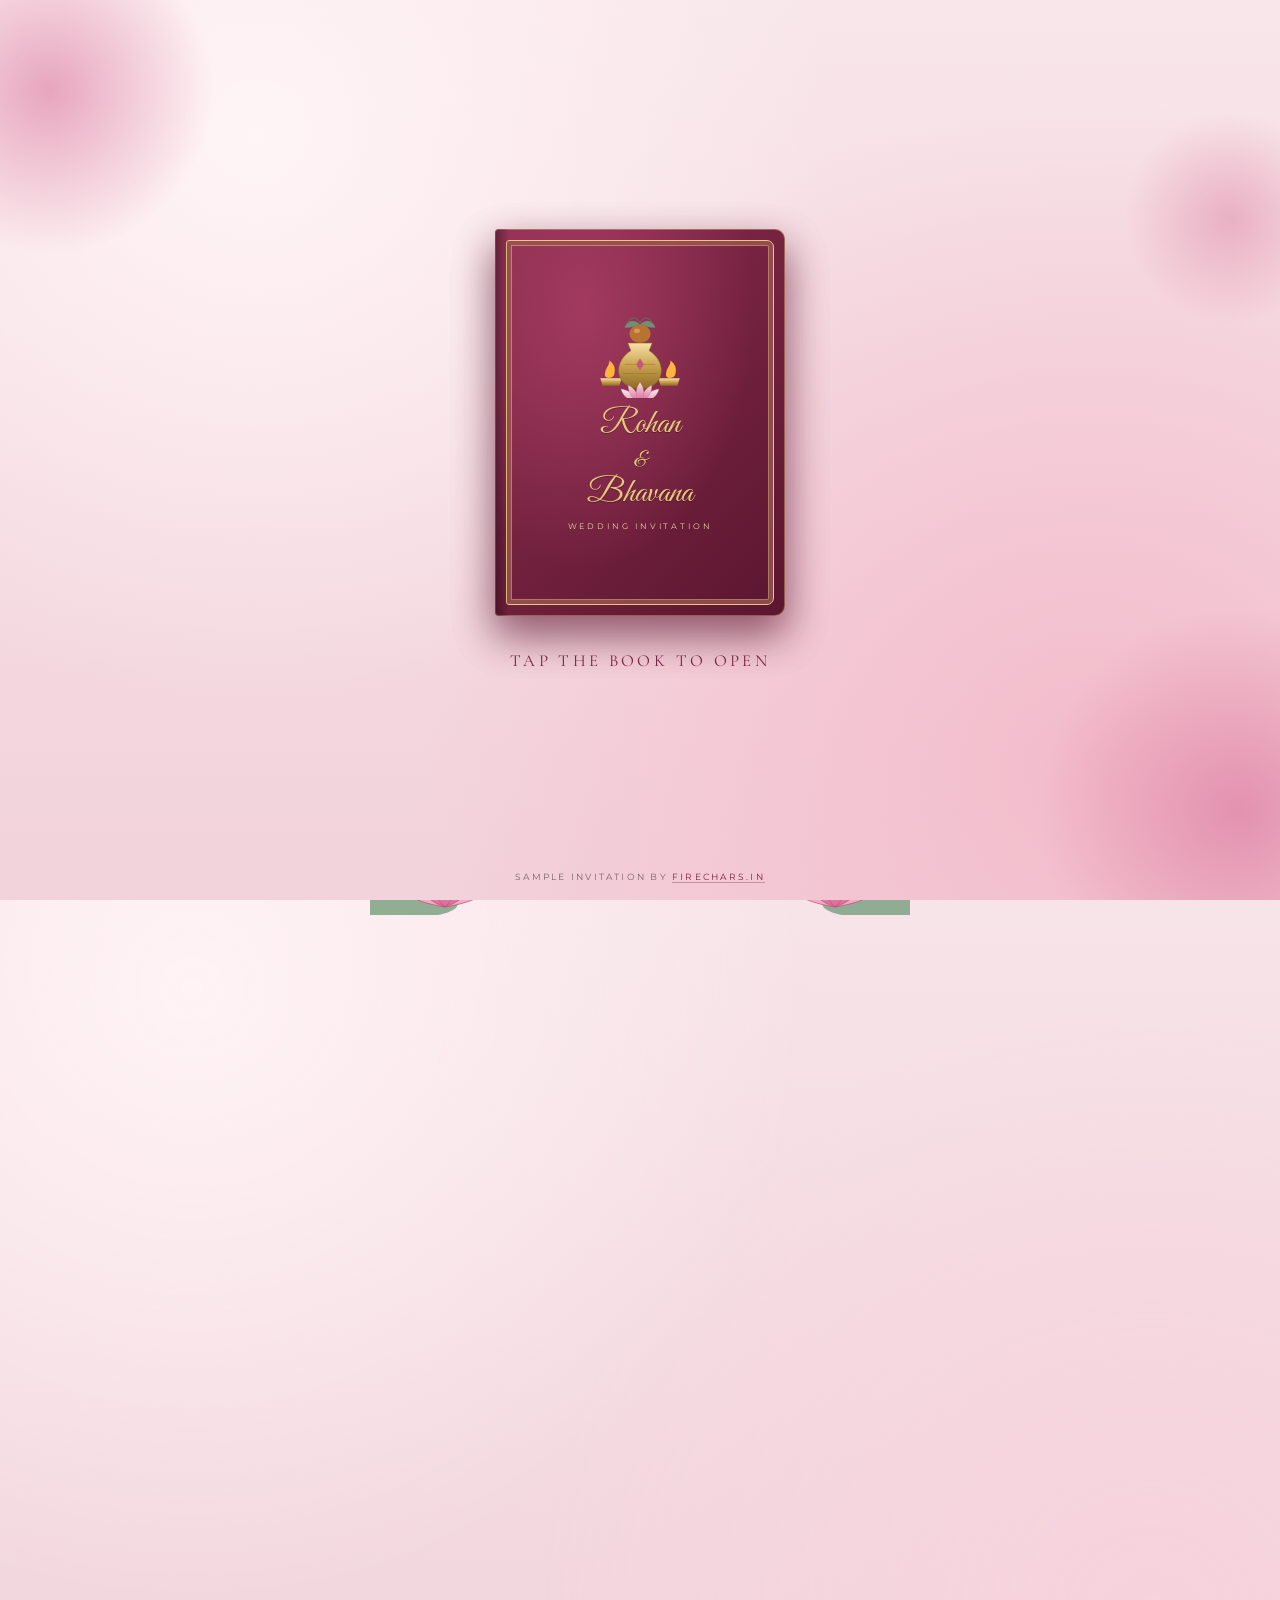
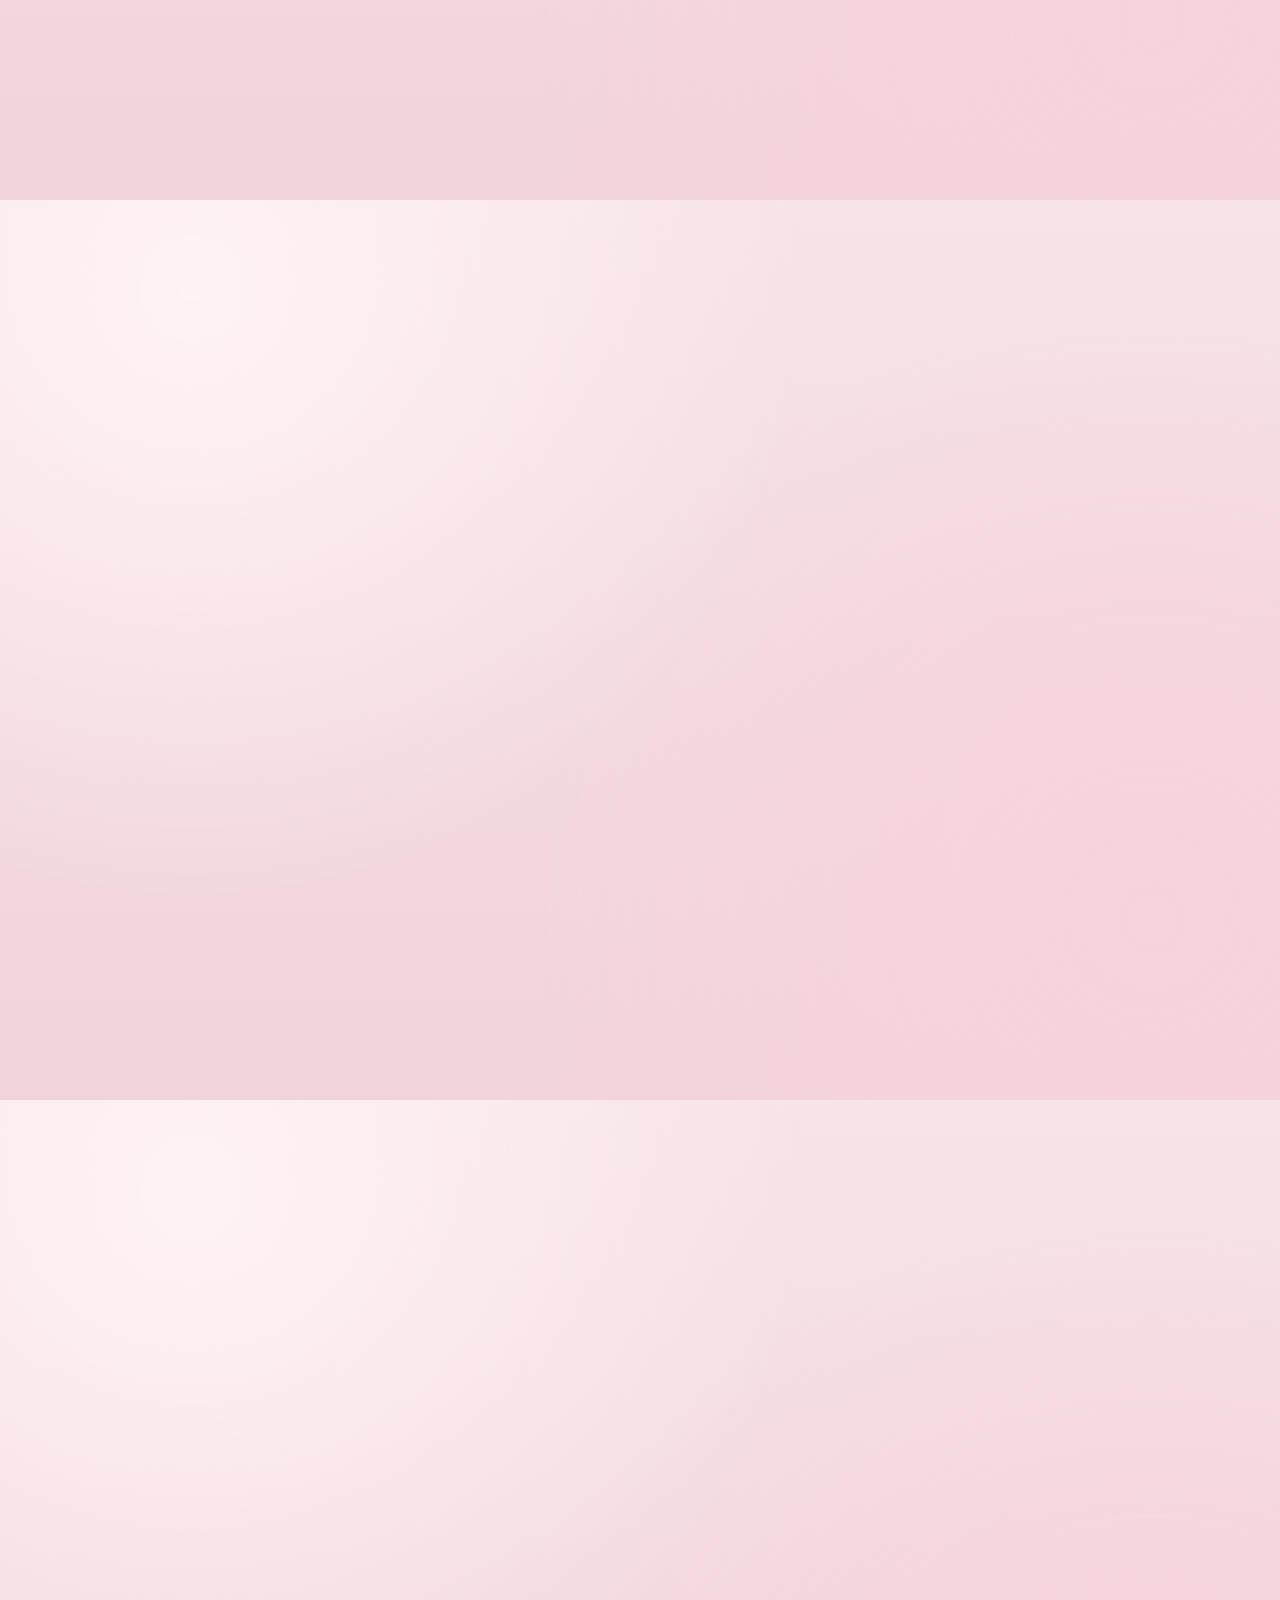
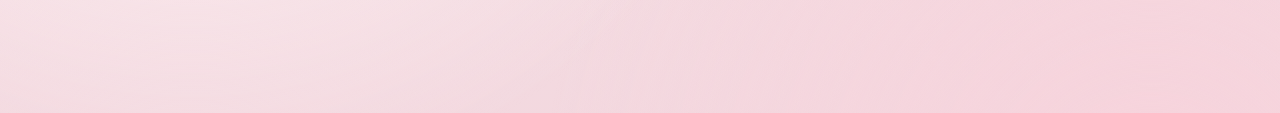
<file: wed-sample1-rohan-bhavana.html>
<!DOCTYPE html>
<html lang="en">
<head>
<meta charset="UTF-8">
<meta name="viewport" content="width=device-width, initial-scale=1, viewport-fit=cover">
<title>Rohan &amp; Bhavana — Wedding Invitation (Sample) | FireChars.in</title>
<meta name="description" content="Sample interactive digital wedding invitation by FireChars: tap the book, pull the tassel, count down to the muhurtham and get directions. Rohan &amp; Bhavana, 26 November 2026, Pandurang Hall, Terwad.">
<meta name="author" content="FireChars.in">
<meta name="theme-color" content="#F4DDE1">
<link rel="canonical" href="https://firechars.in/wed-sample1-rohan-bhavana.html">
<link rel="icon" href="assets/images/favicon.svg" type="image/svg+xml">
<meta property="og:type" content="website">
<meta property="og:url" content="https://firechars.in/wed-sample1-rohan-bhavana.html">
<meta property="og:title" content="Rohan & Bhavana — Wedding Invitation">
<meta property="og:description" content="Together with their families, Rohan & Bhavana invite you to celebrate the beginning of their forever. 26 November 2026.">
<meta property="og:site_name" content="FireChars.in">
<meta property="og:locale" content="en_IN">
<link rel="preconnect" href="https://fonts.googleapis.com">
<link rel="preconnect" href="https://fonts.gstatic.com" crossorigin>
<link href="https://fonts.googleapis.com/css2?family=Cormorant+Garamond:wght@500;600;700&family=Great+Vibes&family=Montserrat:wght@400;500;600&display=swap" rel="stylesheet">
<style>
:root{
  --ivory:#FCF7EF; --paper:#FFFBF5; --blush:#F4DDE1; --blush2:#EFC9D2;
  --rose:#C8567F; --wine:#7A2342; --wine2:#5B1630;
  --gold:#B8903F; --gold2:#E6C97C; --gold3:#8E6A25;
  --ink:#3B2A2E; --soft:#7B6468; --sage:#6F8F72;
  --goldgrad:linear-gradient(180deg,#8E6A25 0%,#E6C97C 45%,#A47C2F 100%);
  --serif:'Cormorant Garamond',Georgia,serif;
  --script:'Great Vibes','Brush Script MT',cursive;
  --sans:'Montserrat',system-ui,sans-serif;
}
*{box-sizing:border-box;margin:0;padding:0;-webkit-tap-highlight-color:transparent}
html{scroll-behavior:smooth}
body{font-family:var(--sans);color:var(--ink);background:
  radial-gradient(circle at 15% 10%,#fff3f5 0,transparent 45%),
  radial-gradient(circle at 90% 80%,#f7d3dc 0,transparent 45%),
  linear-gradient(180deg,#F7E4E8,#F1D3DB);
  min-height:100vh;overflow-x:hidden}
body.locked{overflow:hidden;height:100vh}
svg{display:block}
.gold-text{background:var(--goldgrad);-webkit-background-clip:text;background-clip:text;color:transparent;-webkit-text-fill-color:transparent}

/* ───────── column ───────── */
.invite{position:relative;max-width:480px;margin:0 auto;min-height:100vh;
  background:
    radial-gradient(ellipse at 50% 12%,#fffdf9 0,rgba(255,253,249,0) 60%),
    linear-gradient(180deg,var(--ivory),#FAF0E6 55%,var(--ivory));
  box-shadow:0 0 60px rgba(122,35,66,.15);overflow:hidden;
  opacity:0;transition:opacity 1.2s ease}
body.opened .invite{opacity:1}
.deco{position:fixed;top:0;left:50%;transform:translateX(-50%);width:min(100%,480px);height:100%;pointer-events:none;z-index:1}
.deco .v{position:absolute;top:-6px;width:92px;will-change:transform}
.deco .vl{left:-6px}.deco .vr{right:-6px;transform:scaleX(-1)}
.deco .lt{position:absolute;bottom:-14px;width:150px;will-change:transform}
.deco .ll{left:-30px}.deco .lr{right:-30px;transform:scaleX(-1)}
.content{position:relative;z-index:2;padding:0 40px}

/* hanging marigold strings */
.strings{position:absolute;top:0;left:0;right:0;height:170px;z-index:3;pointer-events:none}
.strand{position:absolute;top:-4px;transform-origin:50% 0;animation:sway 4.6s ease-in-out infinite alternate;will-change:transform}
@keyframes sway{from{transform:rotate(-3.5deg)}to{transform:rotate(3.5deg)}}

/* reveal */
.rv{opacity:0;transform:translateY(16px);filter:blur(5px);transition:opacity .9s ease,transform .9s ease,filter .9s ease}
.rv.in{opacity:1;transform:none;filter:none}

/* ───────── intro / book ───────── */
#intro{position:fixed;inset:0;z-index:100;display:flex;flex-direction:column;align-items:center;justify-content:center;
  background:radial-gradient(circle at 20% 15%,#fff4f6,transparent 45%),radial-gradient(circle at 85% 85%,#f3bccb,transparent 50%),linear-gradient(180deg,#F8E6EA,#F2D2DB);
  transition:opacity .9s ease;overflow:hidden}
#intro.gone{opacity:0;pointer-events:none}
.bloom{position:absolute;border-radius:50%;background:radial-gradient(circle,rgba(214,106,148,.55),rgba(214,106,148,0) 68%);animation:drift 9s ease-in-out infinite alternate}
.b1{width:340px;height:340px;left:-120px;top:-80px}.b2{width:420px;height:420px;right:-170px;bottom:-120px;animation-delay:-3s}.b3{width:220px;height:220px;right:-60px;top:12%;animation-delay:-5s;opacity:.7}
@keyframes drift{to{transform:translate3d(18px,22px,0) scale(1.08)}}
.book{position:relative;width:min(66vw,290px);aspect-ratio:3/4;perspective:1400px;transition:transform 1.1s cubic-bezier(.6,0,.25,1),opacity .9s ease;cursor:pointer;outline:none}
.book.zoom{transform:scale(3.4);opacity:0}
.pg{position:absolute;inset:0;border-radius:4px 10px 10px 4px;background:linear-gradient(90deg,#f3e6d4,#fffaf1 12%,#fffaf1);box-shadow:0 18px 40px rgba(91,22,48,.35);display:flex;align-items:center;justify-content:center;text-align:center;padding:26px 20px}
.pg span{font-family:var(--serif);font-size:.72rem;letter-spacing:.22em;text-transform:uppercase;color:var(--soft);line-height:2}
.cover{position:absolute;inset:0;transform-origin:left center;transform-style:preserve-3d;transition:transform 1.5s cubic-bezier(.6,0,.2,1)}
.book.open .cover{transform:rotateY(-168deg)}
.face{position:absolute;inset:0;border-radius:4px 10px 10px 4px;backface-visibility:hidden;-webkit-backface-visibility:hidden}
.front{background:radial-gradient(ellipse at 30% 20%,#a23a5f,transparent 60%),linear-gradient(135deg,#8a2c4c,#5B1630);
  box-shadow:inset 0 0 0 1px rgba(230,201,124,.4),0 18px 40px rgba(91,22,48,.45);
  display:flex;flex-direction:column;align-items:center;justify-content:center;gap:10px;padding:22px}
.front::before{content:"";position:absolute;inset:11px;border:1.5px solid var(--gold2);border-radius:3px 7px 7px 3px;
  box-shadow:inset 0 0 0 4px rgba(122,35,66,.55),inset 0 0 0 5px rgba(230,201,124,.55)}
.front::after{content:"";position:absolute;left:0;top:0;bottom:0;width:14px;background:linear-gradient(90deg,rgba(0,0,0,.35),rgba(0,0,0,0));border-radius:4px 0 0 4px}
.front .nm{font-family:var(--script);font-size:2.15rem;line-height:1;color:var(--gold2);text-align:center;text-shadow:0 1px 0 rgba(0,0,0,.3);position:relative;z-index:1}
.front .tg{font-size:.52rem;letter-spacing:.34em;color:#e8d3a2;text-transform:uppercase;position:relative;z-index:1}
.front svg{position:relative;z-index:1}
.back{transform:rotateY(180deg);background:linear-gradient(90deg,#fffaf1,#f3e6d4);box-shadow:inset 0 0 30px rgba(184,144,63,.15)}
#hint{margin-top:34px;font-family:var(--serif);font-size:1.05rem;letter-spacing:.2em;text-transform:uppercase;color:var(--wine);opacity:0;transition:opacity .8s;position:relative}
#hint.on{opacity:1;animation:pulse 2s ease-in-out infinite}
@keyframes pulse{50%{opacity:.45}}
#loader{position:absolute;bottom:14%;display:flex;flex-direction:column;align-items:center;gap:10px;font-size:.62rem;letter-spacing:.28em;text-transform:uppercase;color:var(--soft);transition:opacity .5s}
#loader i{width:26px;height:26px;border:2px solid rgba(122,35,66,.2);border-top-color:var(--wine);border-radius:50%;animation:spin 1s linear infinite}
@keyframes spin{to{transform:rotate(360deg)}}
.sample-tag{position:absolute;bottom:18px;font-size:.58rem;letter-spacing:.24em;text-transform:uppercase;color:var(--soft);text-align:center}
.sample-tag a{color:var(--wine);text-decoration:none;border-bottom:1px solid rgba(122,35,66,.35)}

/* petals */
.petal{position:fixed;top:-24px;z-index:90;width:13px;height:17px;border-radius:80% 0 80% 0;pointer-events:none;
  background:radial-gradient(circle at 30% 30%,#ffd6e2,#e27ea3);animation:fall linear forwards;will-change:transform}
@keyframes fall{to{transform:translate3d(var(--dx),112vh,0) rotate(var(--r))}}

/* ───────── first page ───────── */
.first{min-height:100svh;display:flex;flex-direction:column;align-items:center;justify-content:center;text-align:center;padding:96px 0 56px;position:relative}
.arch{position:absolute;inset:34px 22px 22px;pointer-events:none}
.arch svg{width:100%;height:100%}
.medal{width:62px;height:62px;margin-bottom:14px}
.cap{font-family:var(--serif);font-weight:600;text-transform:uppercase;letter-spacing:.17em;color:var(--ink);font-size:.8rem;line-height:1.9}
.cap.big{font-size:.86rem}
.name{font-family:var(--script);font-size:clamp(3.5rem,17vw,4.7rem);line-height:1.02;margin:2px 0}
.name span{display:inline-block;opacity:0;filter:blur(7px);transform:translateY(6px);animation:letter .7s ease forwards;
  padding:0 .02em;background:var(--goldgrad);-webkit-background-clip:text;background-clip:text;color:transparent;-webkit-text-fill-color:transparent}
@keyframes letter{to{opacity:1;filter:none;transform:none}}
.and{font-family:var(--script);font-size:1.7rem;color:var(--gold);line-height:1}
.hearts{display:block;margin:12px auto 14px}
.scrolldown{margin-top:26px;display:flex;flex-direction:column;align-items:center;gap:6px;font-size:.58rem;letter-spacing:.3em;text-transform:uppercase;color:var(--soft)}
.scrolldown svg{animation:bob 1.6s ease-in-out infinite}
@keyframes bob{50%{transform:translateY(7px)}}

/* ───────── section basics ───────── */
.sec{padding:56px 0;text-align:center;position:relative}
.eyebrow{font-size:.62rem;letter-spacing:.34em;text-transform:uppercase;color:var(--rose);font-weight:600;margin-bottom:6px}
.title{font-family:var(--script);font-size:2.7rem;line-height:1.15}
.orn{margin:10px auto 22px;width:150px}

/* ───────── save the date: rod & tassel ───────── */
.rodwrap{position:relative;margin:18px auto 0;width:100%;max-width:380px;padding-bottom:12px;--p:0}
.rod{position:relative;height:14px;border-radius:7px;background:linear-gradient(180deg,#f3dc9c,#b8903f 55%,#8E6A25);box-shadow:0 3px 8px rgba(91,22,48,.25);z-index:3}
.rod::before,.rod::after{content:"";position:absolute;top:-4px;width:20px;height:22px;border-radius:50%;background:radial-gradient(circle at 35% 30%,#fff2c2,#b8903f 70%,#7b5a1d)}
.rod::before{left:-12px}.rod::after{right:-12px}
.scroll{position:relative;margin:0 38px 0 4px;z-index:2}
.paper{height:calc(var(--p)*328px);overflow:hidden;background:linear-gradient(180deg,#fffdf8,#f9efdf);
  border-left:1px solid rgba(184,144,63,.5);border-right:1px solid rgba(184,144,63,.5);
  box-shadow:0 10px 24px rgba(91,22,48,.14)}
.paper-in{height:328px;display:flex;flex-direction:column;align-items:center;justify-content:center;position:relative;padding:20px 26px}
.paper-in::before{content:"";position:absolute;inset:10px;border:1px solid var(--gold);box-shadow:inset 0 0 0 4px #fffaf0,inset 0 0 0 5px rgba(184,144,63,.5)}
.paper-in .c{position:absolute;width:56px}
.c1{top:6px;left:6px}.c2{top:6px;right:6px;transform:scaleX(-1)}.c3{bottom:6px;left:6px;transform:scaleY(-1)}.c4{bottom:6px;right:6px;transform:scale(-1,-1)}
.paper-in .t1{font-family:var(--serif);font-size:.72rem;letter-spacing:.16em;line-height:1.5;text-align:center;text-transform:uppercase;color:var(--soft);font-weight:600}
.paper-in .day{font-family:var(--serif);font-size:5.2rem;line-height:.95;font-weight:600;margin-top:6px}
.paper-in .mon{font-family:var(--serif);font-size:1.05rem;letter-spacing:.2em;text-align:center;text-transform:uppercase;font-weight:600;color:var(--wine)}
.paper-in .dow{margin-top:8px;font-family:var(--script);font-size:1.7rem;color:var(--gold)}
.paper-in .tm{font-size:.62rem;letter-spacing:.24em;text-transform:uppercase;color:var(--soft);margin-top:4px}
.rollend{height:16px;border-radius:8px;margin:0 -6px;background:linear-gradient(180deg,#fff7e6,#e8d2a4 55%,#c4a463);box-shadow:0 4px 8px rgba(91,22,48,.25);position:relative}
.rollend::before,.rollend::after{content:"";position:absolute;top:-1px;width:10px;height:18px;border-radius:5px;background:linear-gradient(180deg,#f3dc9c,#8E6A25)}
.rollend::before{left:-4px}.rollend::after{right:-4px}
.tassel{position:absolute;right:0;top:10px;width:34px;z-index:4;touch-action:none;cursor:grab;transform:translateY(calc(var(--p)*60px))}
.tassel:active{cursor:grabbing}
.tassel .cord{width:2px;height:62px;margin:0 auto;background:linear-gradient(180deg,#b8903f,#e6c97c);margin-top:-4px}
.pullhint{position:absolute;right:-6px;top:128px;width:44px;text-align:center;transition:opacity .4s;z-index:5;pointer-events:none}
.pullhint svg{animation:pull 1.9s ease-in-out infinite}
@keyframes pull{0%,100%{transform:translateY(0)}50%{transform:translateY(24px)}}
.pullhint small{display:block;font-size:.5rem;letter-spacing:.2em;text-transform:uppercase;color:var(--wine);margin-top:2px;font-weight:600}
.rodwrap.done .pullhint{opacity:0}
.after{margin-top:26px;opacity:0;transform:translateY(12px);transition:opacity .9s .3s,transform .9s .3s;pointer-events:none}
.after.on{opacity:1;transform:none;pointer-events:auto}
.cd{display:flex;justify-content:center;gap:6px;align-items:flex-start;font-family:var(--serif)}
.cd div{min-width:58px}.cd b{display:block;font-size:2rem;line-height:1;font-weight:600;color:var(--wine);font-variant-numeric:tabular-nums}
.cd em{font-style:normal;font-family:var(--sans);font-size:.5rem;letter-spacing:.24em;text-transform:uppercase;color:var(--soft)}
.cd i{font-style:normal;font-size:1.6rem;color:var(--gold);line-height:1}
.btn{display:inline-flex;align-items:center;gap:8px;padding:12px 22px;border-radius:999px;font:600 .62rem var(--sans);letter-spacing:.2em;text-transform:uppercase;text-decoration:none;cursor:pointer;border:1px solid var(--wine);background:var(--wine);color:#fff7e8;transition:transform .2s,box-shadow .2s}
.btn:active{transform:scale(.97)}
.btn.ghost{background:transparent;color:var(--wine)}
.btn:hover{box-shadow:0 6px 16px rgba(122,35,66,.25)}
.btns{display:flex;gap:10px;justify-content:center;flex-wrap:wrap;margin-top:20px}

/* ───────── programme ───────── */
.venue-name{font-family:var(--serif);font-size:1.5rem;letter-spacing:.14em;font-weight:700;text-transform:uppercase;color:var(--ink)}
.venue-addr{font-family:var(--serif);font-size:1.05rem;letter-spacing:.06em;text-transform:uppercase;line-height:1.7;color:var(--ink);margin-top:2px}
.ticket{margin:22px auto 0;position:relative;display:grid;grid-template-columns:1fr auto 1.25fr;align-items:center;gap:6px;padding:20px 14px;
  background:linear-gradient(180deg,#fffaf0,#f7ead6);border:1px solid var(--gold);box-shadow:inset 0 0 0 4px #fffaf0,inset 0 0 0 5px rgba(184,144,63,.55),0 12px 26px rgba(91,22,48,.12)}
.ticket .d b{font-family:var(--serif);display:block;font-size:2.7rem;line-height:1;font-weight:700}
.ticket .d span{font-family:var(--serif);font-size:1.05rem;display:block;line-height:1.3;font-weight:600}
.ticket .m{width:64px;margin:0 auto;position:relative}
.ticket .m::before,.ticket .m::after{content:"";position:absolute;top:-12px;bottom:-12px;width:1px;background:linear-gradient(180deg,transparent,var(--gold),transparent)}
.ticket .m::before{left:-10px}.ticket .m::after{right:-10px}
.ticket .t h4{font-family:var(--serif);font-size:1.15rem;letter-spacing:.14em;font-weight:700;text-transform:uppercase}
.ticket .t strong{display:block;font-family:var(--serif);font-size:1.4rem;font-weight:600;line-height:1.2}
.ticket .t small{display:block;font-family:var(--serif);font-size:.9rem;line-height:1.3;font-weight:600}
.flame{transform-origin:50% 100%;transform-box:fill-box;animation:flick 1.3s ease-in-out infinite alternate}
@keyframes flick{from{transform:scale(1,1)}to{transform:scale(.88,1.12)}}

/* ───────── location ───────── */
.mapcard{display:block;text-decoration:none;color:inherit;margin:22px auto 0;border-radius:18px;overflow:hidden;position:relative;
  box-shadow:0 14px 30px rgba(91,22,48,.18);border:1px solid rgba(184,144,63,.6);background:#f3ead9}
.mapcard svg{width:100%;height:auto}
.route{stroke-dasharray:6 7;animation:dash 1.4s linear infinite}
@keyframes dash{to{stroke-dashoffset:-26}}
.pin{animation:drop 2.4s ease-in-out infinite}
@keyframes drop{0%,100%{transform:translateY(0)}50%{transform:translateY(-7px)}}
.ring{transform-origin:center;transform-box:fill-box;animation:ring 2.4s ease-out infinite}
@keyframes ring{from{transform:scale(.3);opacity:.8}to{transform:scale(1.6);opacity:0}}
.maplabel{position:absolute;left:12px;bottom:12px;background:rgba(255,251,245,.94);padding:8px 12px;border-radius:10px;text-align:left;box-shadow:0 4px 10px rgba(0,0,0,.1)}
.maplabel b{font-family:var(--serif);font-size:1rem;display:block;line-height:1.2}
.maplabel span{font-size:.55rem;letter-spacing:.18em;text-transform:uppercase;color:var(--rose);font-weight:600}

/* ───────── blessing ───────── */
.note{position:relative;margin:28px auto 0;max-width:300px;padding:24px 22px;border-radius:70px 70px 14px 14px/60px 60px 14px 14px;
  background:linear-gradient(180deg,#fff8ec,#f3e4cb);border:1px solid rgba(184,144,63,.6);box-shadow:inset 0 0 0 4px #fff8ec,inset 0 0 0 5px rgba(184,144,63,.4),0 12px 24px rgba(91,22,48,.12)}
.note p{font-family:var(--serif);font-size:1.18rem;line-height:1.5;font-weight:600;color:var(--ink)}
.note .h{margin:0 auto 6px;width:20px}
.lead{font-family:var(--serif);font-size:1.22rem;line-height:1.55;font-weight:500;color:var(--ink)}
.join{margin-top:14px;font-size:.6rem;letter-spacing:.26em;text-transform:uppercase;color:var(--soft)}
.withlove{font-family:var(--script);font-size:1.7rem;color:var(--wine);margin-top:18px}
.sig{font-family:var(--script);font-size:3.2rem;line-height:1.1}
.fc{margin:46px -40px 0;padding:34px 34px 150px;background:linear-gradient(180deg,rgba(122,35,66,0),rgba(122,35,66,.07));text-align:center}
.fc p{font-size:.64rem;letter-spacing:.2em;text-transform:uppercase;color:var(--soft);line-height:2}
.fc p a{color:var(--wine);font-weight:600;text-decoration:none;border-bottom:1px solid rgba(122,35,66,.4)}
.fc .btn{margin-top:14px;color:#fff7e8;border-bottom:1px solid var(--wine)}
.toast{position:fixed;left:50%;bottom:28px;transform:translate(-50%,30px);background:var(--wine2);color:#fff7e8;padding:11px 20px;border-radius:999px;font-size:.66rem;letter-spacing:.14em;text-transform:uppercase;opacity:0;transition:.35s;z-index:120;pointer-events:none}
.toast.on{opacity:1;transform:translate(-50%,0)}
@media (max-width:430px){
  .content{padding:0 30px}
  .deco .v{width:62px}.deco .v svg{width:62px;height:auto}
  .deco .vl{left:-10px}.deco .vr{right:-10px}
  .deco .lt{width:112px;bottom:-10px}.deco .lt svg{width:112px;height:auto}
  .arch{inset:30px 14px 18px}
  .cap{font-size:.68rem;letter-spacing:.11em}.cap.big{font-size:.72rem}
  .name{font-size:clamp(3.2rem,16vw,4.2rem)}
  .title{font-size:2.3rem}
  .rodwrap{max-width:100%}
  .paper-in{padding:18px 14px}
  .paper-in .c{width:44px}
  .paper-in .day{font-size:4.4rem}
  .paper-in .mon{font-size:.95rem}
  .paper-in .dow{font-size:1.5rem}
  .paper-in .t1{font-size:.62rem}
  .venue-name{font-size:1.25rem;letter-spacing:.1em}
  .venue-addr{font-size:.95rem}
  .ticket{padding:16px 8px;grid-template-columns:1fr 54px 1.3fr;gap:4px}
  .ticket .m{width:54px}
  .ticket .d b{font-size:2.2rem}.ticket .d span{font-size:.9rem}
  .ticket .t h4{font-size:.9rem;letter-spacing:.06em}.ticket .t strong{font-size:1.2rem}.ticket .t small{font-size:.8rem}
  .cd div{min-width:50px}.cd b{font-size:1.7rem}
  .note{padding:22px 16px}.note p{font-size:1.05rem}
  .lead{font-size:1.08rem}
  .sig{font-size:2.7rem}
  .fc{margin:40px -30px 0;padding:30px 24px 140px}
  .btn{padding:12px 18px;font-size:.58rem}
}
@media (max-width:340px){.cap{font-size:.62rem;letter-spacing:.08em}.name{font-size:3rem}.ticket .d b{font-size:1.9rem}}
</style>
</head>
<body class="locked">

<!-- ═════════ shared SVG art ═════════ -->
<svg width="0" height="0" style="position:absolute" aria-hidden="true">
  <defs>
    <linearGradient id="gold" x1="0" y1="0" x2="0" y2="1"><stop offset="0" stop-color="#F6E3A6"/><stop offset=".5" stop-color="#C9A24E"/><stop offset="1" stop-color="#8E6A25"/></linearGradient>
    <linearGradient id="pk" x1="0" y1="0" x2="0" y2="1"><stop offset="0" stop-color="#FFE3EC"/><stop offset="1" stop-color="#D96A97"/></linearGradient>
    <linearGradient id="pk2" x1="0" y1="0" x2="0" y2="1"><stop offset="0" stop-color="#FFF1F5"/><stop offset="1" stop-color="#EDA3BE"/></linearGradient>

    <symbol id="leaf" viewBox="0 0 30 14"><path d="M0 7C8-2 22-2 30 7 22 16 8 16 0 7Z" fill="#EBDDB6" stroke="#B8903F" stroke-width=".8"/><path d="M2 7H28" stroke="#B8903F" stroke-width=".6"/></symbol>
    <symbol id="flw" viewBox="-12 -12 24 24">
      <g fill="#FFF3F6" stroke="#E6A6BE" stroke-width=".6">
        <ellipse cx="0" cy="-6.5" rx="3.6" ry="6.5"/><ellipse cx="0" cy="-6.5" rx="3.6" ry="6.5" transform="rotate(72)"/><ellipse cx="0" cy="-6.5" rx="3.6" ry="6.5" transform="rotate(144)"/><ellipse cx="0" cy="-6.5" rx="3.6" ry="6.5" transform="rotate(216)"/><ellipse cx="0" cy="-6.5" rx="3.6" ry="6.5" transform="rotate(288)"/>
      </g><circle r="2.8" fill="url(#gold)"/>
    </symbol>
    <symbol id="lotus" viewBox="-50 -50 100 56">
      <g stroke="#C0527F" stroke-width=".6">
        <path d="M0 4C-26 0-44-10-48-30-30-28-14-18 0 4Z" fill="url(#pk2)"/><path d="M0 4C26 0 44-10 48-30 30-28 14-18 0 4Z" fill="url(#pk2)"/>
        <path d="M0 4C-18-2-30-18-30-40-12-32-4-16 0 4Z" fill="url(#pk)"/><path d="M0 4C18-2 30-18 30-40 12-32 4-16 0 4Z" fill="url(#pk)"/>
        <path d="M0 4C-12-6-14-28 0-48 14-28 12-6 0 4Z" fill="url(#pk)"/>
      </g>
    </symbol>
    <symbol id="heart" viewBox="0 0 24 22"><path d="M12 21C-6 8 3-4 12 5 21-4 30 8 12 21Z" fill="#D9709A"/></symbol>

    <symbol id="vine" viewBox="0 0 120 440">
      <path d="M14 0C70 70 8 150 56 240S22 370 70 440" fill="none" stroke="#B8903F" stroke-width="1.5"/>
      <g>
        <use href="#leaf" width="30" height="14" transform="translate(30 38) rotate(35) translate(0 -7)"/>
        <use href="#leaf" width="30" height="14" transform="translate(40 66) rotate(-20) translate(0 -7)"/>
        <use href="#leaf" width="30" height="14" transform="translate(48 112) rotate(30) translate(0 -7)"/>
        <use href="#leaf" width="30" height="14" transform="translate(24 150) rotate(165) translate(0 -7)"/>
        <use href="#leaf" width="30" height="14" transform="translate(30 186) rotate(-25) translate(0 -7)"/>
        <use href="#leaf" width="30" height="14" transform="translate(58 236) rotate(35) translate(0 -7)"/>
        <use href="#leaf" width="30" height="14" transform="translate(44 282) rotate(160) translate(0 -7)"/>
        <use href="#leaf" width="30" height="14" transform="translate(40 330) rotate(25) translate(0 -7)"/>
        <use href="#leaf" width="30" height="14" transform="translate(56 380) rotate(160) translate(0 -7)"/>
      </g>
      <use href="#flw" x="64" y="52" width="26" height="26"/><use href="#flw" x="12" y="130" width="22" height="22"/>
      <use href="#flw" x="62" y="210" width="28" height="28"/><use href="#flw" x="14" y="300" width="20" height="20"/>
      <use href="#flw" x="70" y="372" width="24" height="24"/>
    </symbol>

    <symbol id="corner" viewBox="0 0 60 60">
      <path d="M4 56C4 24 24 4 56 4" fill="none" stroke="#B8903F" stroke-width="1.2"/>
      <path d="M4 40C4 22 22 4 40 4" fill="none" stroke="#B8903F" stroke-width=".7" opacity=".7"/>
      <use href="#leaf" width="18" height="9" transform="translate(10 30) rotate(-60) translate(0 -4.5)"/>
      <use href="#leaf" width="18" height="9" transform="translate(30 10) rotate(-20) translate(0 -4.5)"/>
      <use href="#flw" x="2" y="2" width="20" height="20"/>
    </symbol>

    <symbol id="kalash" viewBox="0 0 120 110">
      <g class="flame"><path d="M14 80c0-9 6-12 6-19 5 4 9 9 6 19-2 5-12 5-12 0Z" fill="#FFB43C"/></g>
      <g class="flame" style="animation-delay:-.6s"><path d="M94 80c0-9 6-12 6-19 5 4 9 9 6 19-2 5-12 5-12 0Z" fill="#FFB43C"/></g>
      <path d="M8 84h28l-3 10H11Z" fill="url(#gold)"/><path d="M84 84h28l-3 10H87Z" fill="url(#gold)"/>
      <path d="M60 14c-6-8-18-6-20 4 8 0 14-2 20-4zM60 14c6-8 18-6 20 4-8 0-14-2-20-4z" fill="#6F8F72"/>
      <path d="M60 12c-4-10-14-8-16 0M60 12c4-10 14-8 16 0" fill="none" stroke="#5a7a5e" stroke-width="1.2"/>
      <ellipse cx="60" cy="26" rx="14" ry="12" fill="#B87333"/><ellipse cx="56" cy="22" rx="4" ry="3" fill="#D9955A"/>
      <path d="M44 38h32l-4 10c10 6 16 16 16 26 0 14-12 24-28 24S32 88 32 74c0-10 6-20 16-26Z" fill="url(#gold)" stroke="#8E6A25" stroke-width=".8"/>
      <path d="M40 66h40M38 78h44" stroke="#8E6A25" stroke-width=".9" opacity=".6"/>
      <path d="M60 58l5 8-5 8-5-8Z" fill="#C8567F"/>
      <use href="#lotus" x="34" y="88" width="52" height="29" opacity=".95"/>
    </symbol>
  </defs>
</svg>

<!-- ═════════ intro ═════════ -->
<div id="intro">
  <div class="bloom b1"></div><div class="bloom b2"></div><div class="bloom b3"></div>
  <div class="book" id="book" tabindex="0" role="button" aria-label="Open the wedding invitation">
    <div class="pg"><span>Together<br>with their families</span></div>
    <div class="cover">
      <div class="face front">
        <svg width="92" height="84" viewBox="0 0 120 110"><use href="#kalash"/></svg>
        <div class="nm">Rohan<br><span style="font-size:1.3rem">&amp;</span><br>Bhavana</div>
        <div class="tg">Wedding Invitation</div>
      </div>
      <div class="face back"></div>
    </div>
  </div>
  <div id="hint">Tap the book to open</div>
  <div id="loader"><i></i>Preparing your invitation</div>
  <div class="sample-tag">Sample invitation by <a href="index.html">FireChars.in</a></div>
</div>

<!-- fixed florals -->
<div class="deco" aria-hidden="true">
  <div class="v vl" id="vl"><svg viewBox="0 0 120 440" width="92"><use href="#vine"/></svg></div>
  <div class="v vr" id="vr"><svg viewBox="0 0 120 440" width="92"><use href="#vine"/></svg></div>
  <div class="lt ll" id="ll"><svg viewBox="-60 -56 120 66" width="150"><ellipse cx="-34" cy="2" rx="44" ry="11" fill="#7EA383" opacity=".85"/><use href="#lotus" x="-50" y="-50" width="100" height="56"/><use href="#lotus" x="-10" y="-40" width="64" height="36" opacity=".95"/></svg></div>
  <div class="lt lr" id="lr"><svg viewBox="-60 -56 120 66" width="150"><ellipse cx="-34" cy="2" rx="44" ry="11" fill="#7EA383" opacity=".85"/><use href="#lotus" x="-50" y="-50" width="100" height="56"/><use href="#lotus" x="-10" y="-40" width="64" height="36" opacity=".95"/></svg></div>
</div>

<main class="invite" id="invite">
  <div class="strings" id="strings" aria-hidden="true"></div>

  <div class="content">

    <!-- ───── 1. first page ───── -->
    <section class="first" id="first">
      <div class="arch" aria-hidden="true">
        <svg viewBox="0 0 400 700" preserveAspectRatio="none"><path d="M14 690V170C14 70 90 14 200 14S386 70 386 170V690" fill="none" stroke="url(#gold)" stroke-width="1.6"/><path d="M26 690V176C26 82 98 28 200 28S374 82 374 176V690" fill="none" stroke="#B8903F" stroke-width=".6" opacity=".6"/></svg>
      </div>
      <svg class="medal rv" id="m1" viewBox="0 0 120 110"><use href="#kalash"/></svg>
      <p class="cap rv" id="c1">Together with their families</p>
      <p class="cap big rv" id="c2" style="margin-top:12px">We invite you to celebrate<br>the beginning of our forever</p>
      <div style="margin:18px 0 6px">
        <div class="name" id="n1" aria-label="Rohan"></div>
        <div class="and rv" id="and">and</div>
        <div class="name" id="n2" aria-label="Bhavana"></div>
      </div>
      <svg class="hearts rv" id="hr" width="190" height="22" viewBox="0 0 190 22"><path d="M4 11C30 3 50 19 95 11S160 3 186 11" fill="none" stroke="#C8567F" stroke-width="1" opacity=".7"/><use href="#heart" x="3" y="6" width="10" height="9"/><use href="#heart" x="88" y="5" width="12" height="11"/><use href="#heart" x="177" y="6" width="10" height="9"/></svg>
      <p class="cap rv" id="c3">Request the pleasure<br>of your company<br>at their wedding</p>
      <div class="scrolldown rv" id="sd">Scroll<svg width="18" height="22" viewBox="0 0 18 22" fill="none" stroke="#B8903F" stroke-width="1.5" stroke-linecap="round"><path d="M9 2v16M3 12l6 7 6-7"/></svg></div>
    </section>

    <!-- ───── 2. save the date ───── -->
    <section class="sec" id="datesec">
      <div class="rv"><p class="eyebrow">Pull to reveal</p><h2 class="title gold-text">Save the Date</h2></div>
      <div class="rodwrap" id="rod">
        <div class="rod"></div>
        <div class="scroll">
          <div class="paper"><div class="paper-in">
            <svg class="c c1" viewBox="0 0 60 60"><use href="#corner"/></svg><svg class="c c2" viewBox="0 0 60 60"><use href="#corner"/></svg><svg class="c c3" viewBox="0 0 60 60"><use href="#corner"/></svg><svg class="c c4" viewBox="0 0 60 60"><use href="#corner"/></svg>
            <svg width="44" height="40" viewBox="0 0 120 110" style="margin-bottom:6px"><use href="#kalash"/></svg>
            <div class="t1">We are getting married</div>
            <div class="day gold-text">26</div>
            <div class="mon">November 2026</div>
            <div class="dow">Thursday</div>
            <div class="tm">Muhurtham<br>12:14 pm</div>
          </div></div>
          <div class="rollend"></div>
        </div>
        <div class="tassel" id="tassel" role="button" aria-label="Pull the tassel to reveal the date" tabindex="0">
          <div class="cord"></div>
          <svg width="34" height="58" viewBox="0 0 46 78"><circle cx="23" cy="8" r="7" fill="url(#gold)"/><path d="M15 14h16l4 8H11Z" fill="url(#gold)"/><g stroke="#C8567F" stroke-width="2.4" stroke-linecap="round"><path d="M13 24v46M18 24v52M23 24v54M28 24v52M33 24v46"/></g><rect x="9" y="22" width="28" height="6" rx="3" fill="url(#gold)"/></svg>
        </div>
        <div class="pullhint" id="hintp"><svg width="22" height="30" viewBox="0 0 22 30" style="margin:auto"><path d="M11 2v14" stroke="#7A2342" stroke-width="2" stroke-linecap="round"/><path d="M6 14l5 6 5-6" fill="none" stroke="#7A2342" stroke-width="2" stroke-linecap="round" stroke-linejoin="round"/><circle cx="11" cy="24" r="4" fill="#E9B98E" stroke="#7A2342" stroke-width="1"/></svg><small>Pull</small></div>
      </div>
      <div class="after" id="after">
        <div class="cd" id="cd"><div><b id="cdd">--</b><em>Days</em></div><i>·</i><div><b id="cdh">--</b><em>Hrs</em></div><i>·</i><div><b id="cdm">--</b><em>Min</em></div><i>·</i><div><b id="cds">--</b><em>Sec</em></div></div>
        <div class="btns"><button class="btn" id="cal">Add to calendar</button></div>
      </div>
    </section>

    <!-- ───── 3. venue & programme ───── -->
    <section class="sec" id="venue">
      <div class="rv">
        <p class="eyebrow">Venue</p><h2 class="title gold-text">Where we celebrate</h2>
        <svg class="orn" viewBox="0 0 150 14"><path d="M0 7H58M92 7H150" stroke="#B8903F" stroke-width="1"/><path d="M75 1l6 6-6 6-6-6Z" fill="url(#gold)"/></svg>
        <div class="venue-name">Pandurang Hall</div>
        <div class="venue-addr">Infront of Sharad Hotel,<br>Terwad, 416106</div>
      </div>
      <div class="rv" style="margin-top:34px"><p class="eyebrow">Programme</p><h3 class="title gold-text" style="font-size:2.3rem">Muhurtham</h3></div>
      <div class="ticket rv">
        <div class="d"><b>26</b><span>November<br>2026</span></div>
        <div class="m"><svg viewBox="0 0 120 110"><use href="#kalash"/></svg></div>
        <div class="t"><h4>Muhurtham</h4><strong>12:14 pm</strong><small>on 26 November 2026</small></div>
      </div>
    </section>

    <!-- ───── 4. location ───── -->
    <section class="sec" id="loc" style="padding-top:20px">
      <div class="rv"><p class="eyebrow">Getting there</p><h2 class="title gold-text">Location</h2></div>
      <a class="mapcard rv" id="mapcard" href="#" target="_blank" rel="noopener" aria-label="Open Pandurang Hall in Google Maps">
        <svg viewBox="0 0 360 240" preserveAspectRatio="xMidYMid slice">
          <rect width="360" height="240" fill="#F3EBDA"/>
          <path d="M0 150C70 130 120 170 200 140S320 110 360 130V240H0Z" fill="#DCE8D6"/>
          <path d="M240 0c20 30 10 60 40 90s50 40 80 40V0Z" fill="#CFE0EC"/>
          <g stroke="#fff" stroke-linecap="round" fill="none"><path d="M-10 70L370 110" stroke-width="12"/><path d="M110-10L150 250" stroke-width="10"/><path d="M-10 190L370 170" stroke-width="8"/><path d="M250-10L230 250" stroke-width="7"/></g>
          <g stroke="#E4D6BC" stroke-linecap="round" fill="none"><path d="M-10 70L370 110" stroke-width="1" stroke-dasharray="3 6"/><path d="M110-10L150 250" stroke-width="1" stroke-dasharray="3 6"/></g>
          <rect x="165" y="118" width="28" height="18" rx="3" fill="#EBDDC0"/><rect x="60" y="30" width="30" height="24" rx="3" fill="#EBDDC0"/><rect x="270" y="150" width="34" height="22" rx="3" fill="#EBDDC0"/><rect x="28" y="205" width="40" height="20" rx="3" fill="#EBDDC0"/>
          <path class="route" d="M30 205C80 190 100 120 150 110S220 118 232 82" fill="none" stroke="#C8567F" stroke-width="3.2" stroke-linecap="round"/>
          <circle cx="30" cy="205" r="6" fill="#fff" stroke="#C8567F" stroke-width="3"/>
          <circle class="ring" cx="232" cy="84" r="16" fill="none" stroke="#C8567F" stroke-width="2"/>
          <g class="pin"><path d="M232 84c-12-14-18-22-18-32a18 18 0 0 1 36 0c0 10-6 18-18 32Z" fill="#7A2342"/><circle cx="232" cy="52" r="7" fill="#F6E3A6"/></g>
        </svg>
        <div class="maplabel"><span>Open in Maps</span><b>Pandurang Hall, Terwad</b></div>
      </a>
      <div class="btns rv"><a class="btn" id="dir" href="#" target="_blank" rel="noopener">Get directions</a><button class="btn ghost" id="copy">Copy address</button></div>
    </section>

    <!-- ───── 5. blessing & close ───── -->
    <section class="sec" id="close" style="padding-top:34px">
      <div class="rv">
        <svg width="46" height="42" viewBox="0 0 120 110" style="margin:0 auto 10px"><use href="#kalash"/></svg>
        <p class="lead">Your love, blessings and presence<br>will make our day even more special.</p>
        <p class="join">Please join us &amp; bless the couple</p>
      </div>
      <div class="note rv">
        <svg class="h" viewBox="0 0 24 22"><use href="#heart"/></svg>
        <p>Your presence<br>is the greatest gift,<br>but if you wish to bless us,<br>a blessing in an envelope<br>will be cherished.</p>
      </div>
      <div class="rv">
        <svg class="orn" style="margin-top:30px" viewBox="0 0 150 14"><path d="M0 7H58M92 7H150" stroke="#B8903F" stroke-width="1"/><use href="#heart" x="68" y="1" width="14" height="13"/></svg>
        <div class="withlove">with love</div>
        <div class="sig gold-text">Rohan &amp; Bhavana</div>
      </div>

      <div class="fc rv">
        <p>This is a sample digital invitation.<br>Want one like this for your celebration?</p>
        <a class="btn" href="https://wa.me/919011873168?text=Hi%20FireChars%20team!%20I%20saw%20the%20Rohan%20%26%20Bhavana%20sample%20and%20want%20an%20interactive%20wedding%20invitation." target="_blank" rel="noopener">Get yours on WhatsApp</a>
        <p style="margin-top:16px">Made by <a href="index.html">FireChars.in</a> · Kolhapur</p>
      </div>
    </section>

  </div>
</main>

<div class="toast" id="toast"></div>

<script>
(function(){
  'use strict';
  var $=function(id){return document.getElementById(id)};
  var WEDDING=new Date('2026-11-26T12:14:00+05:30');
  var ADDR='Pandurang Hall, Infront of Sharad Hotel, Terwad, 416106';
  var Q=encodeURIComponent(ADDR);
  var MAP='https://www.google.com/maps/search/?api=1&query='+Q;
  var DIR='https://www.google.com/maps/dir/?api=1&destination='+Q;
  $('mapcard').href=MAP; $('dir').href=DIR;

  /* ── marigold strings ── */
  (function(){
    var box=$('strings'),lens=[140,118,96,64,42,42,64,96,118,140];
    var cols=['#F4A83A','#E8862A','#F7C04D','#E8862A'];
    lens.forEach(function(L,i){
      var s=document.createElementNS('http://www.w3.org/2000/svg','svg');
      var n=Math.round(L/8.5),h='<line x1="6" y1="0" x2="6" y2="'+L+'" stroke="#b8903f" stroke-width=".8"/>';
      for(var k=0;k<n;k++){h+='<circle cx="6" cy="'+(5+k*8.5)+'" r="'+(k===n-1?5.5:4.4)+'" fill="'+(k===n-1?'#C8567F':cols[(k+i)%4])+'"/>';}
      s.setAttribute('viewBox','0 0 12 '+(L+8));s.setAttribute('width','12');s.setAttribute('height',L+8);s.innerHTML=h;
      s.setAttribute('class','strand');s.style.left=(4+i*10.4)+'%';
      s.style.animationDuration=(3.6+(i%5)*.7)+'s';s.style.animationDelay=(-i*.45)+'s';
      box.appendChild(s);
    });
  })();

  /* ── helpers ── */
  function petals(n,dur){
    for(var i=0;i<n;i++){
      var p=document.createElement('i');p.className='petal';
      var s=.7+Math.random()*.9;
      p.style.left=(Math.random()*100)+'vw';
      p.style.scale=s;
      p.style.setProperty('--dx',(Math.random()*160-80)+'px');
      p.style.setProperty('--r',(360+Math.random()*540)+'deg');
      p.style.animationDuration=(dur+Math.random()*4)+'s';
      p.style.animationDelay=(Math.random()*3)+'s';
      document.body.appendChild(p);
      (function(e){setTimeout(function(){e.remove()},(dur+9)*1000)})(p);
    }
  }
  function burst(){
    var cx=innerWidth/2,cy=innerHeight*.45,cols=['#F6E3A6','#E6C97C','#D9709A','#FFD6E2','#C9A24E'];
    for(var i=0;i<46;i++){
      var d=document.createElement('i');
      d.style.cssText='position:fixed;left:'+cx+'px;top:'+cy+'px;width:'+(5+Math.random()*6)+'px;height:'+(5+Math.random()*9)+'px;background:'+cols[i%5]+';border-radius:'+(i%3?'50%':'2px')+';z-index:95;pointer-events:none';
      document.body.appendChild(d);
      var a=Math.random()*Math.PI*2,r=110+Math.random()*230;
      var an=d.animate([{transform:'translate(0,0) rotate(0)',opacity:1},{transform:'translate('+Math.cos(a)*r+'px,'+(Math.sin(a)*r+140)+'px) rotate('+(Math.random()*720)+'deg)',opacity:0}],{duration:1500+Math.random()*900,easing:'cubic-bezier(.15,.7,.3,1)'});
      an.onfinish=(function(e){return function(){e.remove()}})(d);
    }
  }
  function toast(t){var e=$('toast');e.textContent=t;e.classList.add('on');setTimeout(function(){e.classList.remove('on')},2100)}
  function typeName(el,text,delay){
    var out='';
    for(var i=0;i<text.length;i++) out+='<span style="animation-delay:'+(delay+i*95)+'ms">'+text[i]+'</span>';
    el.innerHTML=out;
  }

  /* ── intro / open ── */
  var book=$('book'),intro=$('intro'),opened=false,ready=false;
  var fontsOk=(document.fonts&&document.fonts.ready)?document.fonts.ready:Promise.resolve();
  var timeout=new Promise(function(r){setTimeout(r,3500)});
  Promise.race([fontsOk,timeout]).then(function(){return new Promise(function(r){setTimeout(r,700)})}).then(function(){
    ready=true;$('loader').style.opacity=0;$('hint').classList.add('on');
  });
  function open(){
    if(opened||!ready)return;opened=true;
    $('hint').classList.remove('on');$('hint').style.opacity=0;
    book.classList.add('open');
    setTimeout(function(){book.classList.add('zoom');intro.classList.add('gone');
      document.body.classList.remove('locked');document.body.classList.add('opened');
      window.scrollTo(0,0);petals(18,7);start();
    },1500);
    setTimeout(function(){intro.style.display='none'},2800);
  }
  book.addEventListener('click',open);
  book.addEventListener('keydown',function(e){if(e.key==='Enter'||e.key===' '){e.preventDefault();open()}});

  function start(){
    ['m1','c1','c2'].forEach(function(id,i){setTimeout(function(){$(id).classList.add('in')},300+i*450)});
    setTimeout(function(){typeName($('n1'),'Rohan',0)},1500);
    setTimeout(function(){$('and').classList.add('in')},2300);
    setTimeout(function(){typeName($('n2'),'Bhavana',0)},2600);
    setTimeout(function(){$('hr').classList.add('in')},3500);
    setTimeout(function(){$('c3').classList.add('in')},3800);
    setTimeout(function(){$('sd').classList.add('in')},4300);
    observe();
  }
  /* scroll reveals for everything below the first page */
  function observe(){
    var io=new IntersectionObserver(function(es){es.forEach(function(e){if(e.isIntersecting){e.target.classList.add('in');io.unobserve(e.target)}})},{threshold:.15});
    document.querySelectorAll('.rv').forEach(function(el){
      if(!el.closest('#first'))io.observe(el);
    });
  }

  /* ── parallax: florals respond to scroll ── */
  var ticking=false;
  function par(){
    var y=window.scrollY||0;
    $('vl').style.transform='translate3d(0,'+(-y*.06)+'px,0)';
    $('vr').style.transform='scaleX(-1) translate3d(0,'+(-y*.06)+'px,0)';
    $('ll').style.transform='translate3d(0,'+(-y*.025)+'px,0)';
    $('lr').style.transform='scaleX(-1) translate3d(0,'+(-y*.025)+'px,0)';
    ticking=false;
  }
  addEventListener('scroll',function(){if(!ticking){ticking=true;requestAnimationFrame(par)}},{passive:true});

  /* ── tassel: drag or tap to unroll ── */
  var rod=$('rod'),tassel=$('tassel'),P=0,revealed=false,dragging=false,startY=0,startP=0,moved=false,anim=null;
  function setP(v){P=Math.max(0,Math.min(1,v));rod.style.setProperty('--p',P)}
  function tween(to,ms){
    cancelAnimationFrame(anim);var from=P,t0=performance.now();
    (function step(t){
      var k=Math.min(1,(t-t0)/ms),e=1-Math.pow(1-k,3);
      setP(from+(to-from)*e);
      if(k<1)anim=requestAnimationFrame(step);else done();
    })(t0);
  }
  function done(){
    if(P>.98&&!revealed){revealed=true;rod.classList.add('done');burst();petals(14,6);$('after').classList.add('on');tick();}
  }
  tassel.addEventListener('pointerdown',function(e){
    dragging=true;moved=false;startY=e.clientY;startP=P;cancelAnimationFrame(anim);
    tassel.setPointerCapture(e.pointerId);
  });
  tassel.addEventListener('pointermove',function(e){
    if(!dragging)return;var dy=e.clientY-startY;if(Math.abs(dy)>4)moved=true;
    setP(startP+dy/150);
  });
  function release(){
    if(!dragging)return;dragging=false;
    if(!moved||P>.4)tween(1,700);else tween(0,500);
  }
  tassel.addEventListener('pointerup',release);
  tassel.addEventListener('pointercancel',release);
  tassel.addEventListener('keydown',function(e){if(e.key==='Enter'||e.key===' '){e.preventDefault();tween(1,800)}});

  /* ── countdown ── */
  function tick(){
    var d=WEDDING-new Date();
    if(d<=0){$('cd').innerHTML='<div style="font-family:var(--script);font-size:2rem;color:var(--wine)">Today we celebrate!</div>';return}
    var s=Math.floor(d/1000),dd=Math.floor(s/86400),hh=Math.floor(s%86400/3600),mm=Math.floor(s%3600/60),ss=s%60;
    function z(n){return n<10?'0'+n:n}
    $('cdd').textContent=dd;$('cdh').textContent=z(hh);$('cdm').textContent=z(mm);$('cds').textContent=z(ss);
    setTimeout(tick,1000);
  }

  /* ── add to calendar (.ics) ── */
  $('cal').addEventListener('click',function(){
    var ics=['BEGIN:VCALENDAR','VERSION:2.0','PRODID:-//FireChars//Wedding Invite//EN','BEGIN:VEVENT',
      'UID:rohan-bhavana-20261126@firechars.in','DTSTAMP:20261101T000000Z',
      'DTSTART:20261126T064400Z','DTEND:20261126T074400Z',
      'SUMMARY:Rohan & Bhavana\\, Wedding (Muhurtham)',
      'LOCATION:Pandurang Hall\\, Infront of Sharad Hotel\\, Terwad\\, 416106',
      'DESCRIPTION:Muhurtham at 12:14 pm. Your love\\, blessings and presence will make our day even more special.',
      'END:VEVENT','END:VCALENDAR'].join('\r\n');
    var a=document.createElement('a');
    a.href=URL.createObjectURL(new Blob([ics],{type:'text/calendar'}));
    a.download='Rohan-Bhavana-Wedding.ics';document.body.appendChild(a);a.click();a.remove();
    toast('Calendar file downloaded');
  });

  /* ── copy address ── */
  $('copy').addEventListener('click',function(){
    function ok(){toast('Address copied')}
    function fb(){var t=document.createElement('textarea');t.value=ADDR;t.style.position='fixed';t.style.opacity=0;document.body.appendChild(t);t.select();try{document.execCommand('copy');ok()}catch(e){toast('Copy not supported')}t.remove()}
    if(navigator.clipboard&&navigator.clipboard.writeText){navigator.clipboard.writeText(ADDR).then(ok,fb)}else fb();
  });
})();
</script>
</body>
</html>
</file>
<file: css/base.css>
/* =============================================================
   base.css — Variables, Reset, Typography, Global Buttons
   FireChars.in
   ============================================================= */

:root {
  --fire-orange: #E8621A;
  --fire-amber:  #C8860A;
  --fire-copper: #B87333;
  --fire-gold:   #D4A853;
  --deep-black:  #080808;
  --dark-charcoal: #111111;
  --mid-charcoal:  #1A1A1A;
  --light-charcoal:#252525;
  --smoke: #2E2E2E;
  --ash:   #888888;
  --white: #F5F0EB;
  --glow:  rgba(232, 98, 26, 0.35);
}

*, *::before, *::after { margin: 0; padding: 0; box-sizing: border-box; }

html { scroll-behavior: smooth; font-size: 16px; }

body {
  background: var(--deep-black);
  color: var(--white);
  font-family: 'Inter', sans-serif;
  overflow-x: hidden;
  cursor: none;
}

/* ── Typography ─────────────────────────────────────── */
.section-label {
  font-family: 'Rajdhani', sans-serif;
  font-size: 0.7rem;
  font-weight: 600;
  letter-spacing: 5px;
  text-transform: uppercase;
  color: var(--fire-orange);
  margin-bottom: 1rem;
  display: flex;
  align-items: center;
  gap: 12px;
}
.section-label::before {
  content: '';
  display: block;
  width: 30px;
  height: 1px;
  background: var(--fire-orange);
}

.section-title {
  font-family: 'Bebas Neue', sans-serif;
  font-size: clamp(2.5rem, 5vw, 4.5rem);
  line-height: 1;
  letter-spacing: 3px;
  color: var(--white);
  margin-bottom: 1.5rem;
}
.section-title span { color: var(--fire-orange); }

.section-desc {
  font-size: 0.95rem;
  line-height: 1.8;
  color: var(--ash);
  max-width: 550px;
}

/* ── Buttons ─────────────────────────────────────────── */
.btn-primary {
  padding: 14px 36px;
  background: var(--fire-orange);
  color: var(--deep-black);
  font-family: 'Rajdhani', sans-serif;
  font-weight: 700;
  font-size: 0.85rem;
  letter-spacing: 3px;
  text-transform: uppercase;
  text-decoration: none;
  border: none;
  cursor: pointer;
  clip-path: polygon(8px 0%, 100% 0%, calc(100% - 8px) 100%, 0% 100%);
  transition: background 0.3s, transform 0.2s, box-shadow 0.3s;
  display: inline-block;
}
.btn-primary:hover {
  background: var(--fire-gold);
  transform: translateY(-2px);
  box-shadow: 0 8px 30px rgba(232, 98, 26, 0.4);
}

.btn-secondary {
  padding: 13px 36px;
  background: transparent;
  color: var(--white);
  font-family: 'Rajdhani', sans-serif;
  font-weight: 700;
  font-size: 0.85rem;
  letter-spacing: 3px;
  text-transform: uppercase;
  text-decoration: none;
  border: 1px solid rgba(255, 255, 255, 0.25);
  clip-path: polygon(8px 0%, 100% 0%, calc(100% - 8px) 100%, 0% 100%);
  transition: border-color 0.3s, color 0.3s, transform 0.2s;
  display: inline-block;
}
.btn-secondary:hover {
  border-color: var(--fire-orange);
  color: var(--fire-orange);
  transform: translateY(-2px);
}

/* Submit button (contact form) */
.btn-submit {
  width: 100%;
  padding: 18px;
  background: var(--fire-orange);
  color: var(--deep-black);
  font-family: 'Rajdhani', sans-serif;
  font-size: 0.85rem;
  font-weight: 700;
  letter-spacing: 3px;
  text-transform: uppercase;
  border: none;
  cursor: pointer;
  clip-path: polygon(10px 0%, 100% 0%, calc(100% - 10px) 100%, 0% 100%);
  transition: background 0.2s, transform 0.2s;
}
.btn-submit:hover { background: var(--fire-gold); transform: translateY(-2px); }
.btn-submit.loading { opacity: 0.7; pointer-events: none; }
.btn-submit.loading::after {
  content: '';
  display: inline-block;
  width: 13px; height: 13px;
  border: 2px solid rgba(8, 8, 8, 0.3);
  border-top-color: var(--deep-black);
  border-radius: 50%;
  animation: btnSpin 0.7s linear infinite;
  margin-left: 10px;
  vertical-align: middle;
}
@keyframes btnSpin { to { transform: rotate(360deg); } }
</file>
<file: css/components.css>
/* =============================================================
   components.css — Cursor, Navbar, Stats Bar, WhatsApp FAB
   FireChars.in
   ============================================================= */

/* ── Custom Cursor ───────────────────────────────────── */
.cursor {
  width: 12px; height: 12px;
  background: var(--fire-orange);
  border-radius: 50%;
  position: fixed;
  pointer-events: none;
  z-index: 9999;
  transform: translate(-50%, -50%);
  transition: transform 0.1s ease, width 0.2s, height 0.2s;
  mix-blend-mode: screen;
}
.cursor-ring {
  width: 36px; height: 36px;
  border: 1.5px solid rgba(232, 98, 26, 0.5);
  border-radius: 50%;
  position: fixed;
  pointer-events: none;
  z-index: 9998;
  transform: translate(-50%, -50%);
  transition: transform 0.18s ease;
}
.cursor.hover  { transform: translate(-50%, -50%) scale(2.5); }
.cursor-ring.hover { transform: translate(-50%, -50%) scale(1.5); }

/* ── Navbar ──────────────────────────────────────────── */
nav {
  position: fixed;
  top: 0; left: 0; right: 0;
  z-index: 1000;
  padding: 0 5%;
  height: 72px;
  display: flex;
  align-items: center;
  justify-content: space-between;
  background: linear-gradient(to bottom, rgba(8,8,8,0.97) 0%, rgba(8,8,8,0) 100%);
  transition: background 0.4s;
}
nav.scrolled {
  background: rgba(8, 8, 8, 0.96);
  backdrop-filter: blur(12px);
  border-bottom: 1px solid rgba(232, 98, 26, 0.15);
}

.nav-logo {
  display: flex;
  align-items: center;
  gap: 10px;
  text-decoration: none;
}
.nav-logo-icon { width: 38px; height: 38px; }
.nav-logo-text {
  font-family: 'Bebas Neue', sans-serif;
  font-size: 1.7rem;
  letter-spacing: 2px;
  color: var(--white);
}
.nav-logo-text span { color: var(--fire-orange); }

.nav-links {
  display: flex;
  gap: 2.5rem;
  list-style: none;
}
.nav-links a {
  text-decoration: none;
  color: var(--ash);
  font-family: 'Rajdhani', sans-serif;
  font-size: 0.9rem;
  font-weight: 600;
  letter-spacing: 2px;
  text-transform: uppercase;
  transition: color 0.3s;
  position: relative;
}
.nav-links a::after {
  content: '';
  position: absolute;
  bottom: -4px; left: 0;
  width: 0; height: 1px;
  background: var(--fire-orange);
  transition: width 0.3s;
}
.nav-links a:hover          { color: var(--white); }
.nav-links a:hover::after   { width: 100%; }

.nav-cta {
  background: transparent !important;
  border: 1px solid var(--fire-orange) !important;
  color: var(--fire-orange) !important;
  padding: 8px 20px;
  border-radius: 2px;
  transition: background 0.3s, color 0.3s !important;
}
.nav-cta:hover {
  background: var(--fire-orange) !important;
  color: var(--deep-black) !important;
}
.nav-cta::after { display: none !important; }

.nav-toggle {
  display: none;
  flex-direction: column;
  gap: 5px;
  cursor: pointer;
  padding: 4px;
  background: none;
  border: none;
}
.nav-toggle span {
  display: block;
  width: 24px; height: 2px;
  background: var(--white);
  transition: 0.3s;
}

/* ── Stats Bar ───────────────────────────────────────── */
.stats-bar {
  background: var(--mid-charcoal);
  border-top: 1px solid rgba(232, 98, 26, 0.2);
  border-bottom: 1px solid rgba(232, 98, 26, 0.2);
  padding: 2.5rem 5%;
}
.stats-inner {
  max-width: 1100px;
  margin: 0 auto;
  display: flex;
  justify-content: space-between;
  align-items: center;
  flex-wrap: wrap;
  gap: 2rem;
}
.stat-item { text-align: center; flex: 1; min-width: 150px; }
.stat-number {
  font-family: 'Bebas Neue', sans-serif;
  font-size: 3rem;
  color: var(--fire-orange);
  line-height: 1;
  letter-spacing: 2px;
}
.stat-label {
  font-family: 'Rajdhani', sans-serif;
  font-size: 0.75rem;
  letter-spacing: 3px;
  text-transform: uppercase;
  color: var(--ash);
  margin-top: 4px;
}
.stat-divider {
  width: 1px; height: 50px;
  background: rgba(232, 98, 26, 0.2);
}

/* ── WhatsApp FAB ────────────────────────────────────── */
.whatsapp-fab {
  position: fixed;
  bottom: 30px;
  right: 30px;
  z-index: 9999;
}
.whatsapp-fab a {
  display: flex;
  align-items: center;
  justify-content: center;
  width: 62px; height: 62px;
  background-color: #25D366;
  border-radius: 50%;
  box-shadow: 0 4px 20px rgba(37, 211, 102, 0.45);
  transition: all 0.3s ease;
  text-decoration: none;
  position: relative;
}
.whatsapp-fab a:hover {
  background-color: #1ebe5d;
  transform: scale(1.1);
  box-shadow: 0 6px 28px rgba(37, 211, 102, 0.6);
}
.whatsapp-fab svg { width: 32px; height: 32px; fill: #fff; }

/* Pulse ring */
.whatsapp-fab a::before {
  content: '';
  position: absolute;
  width: 62px; height: 62px;
  border-radius: 50%;
  background-color: #25D366;
  animation: waPulse 2s infinite;
  z-index: -1;
}
@keyframes waPulse {
  0%  { transform: scale(1);    opacity: 0.7; }
  70% { transform: scale(1.45); opacity: 0;   }
  100%{ transform: scale(1);    opacity: 0;   }
}

/* Tooltip */
.whatsapp-fab a::after {
  content: 'Chat with us';
  position: absolute;
  right: 74px;
  background: #1a1a1a;
  color: #fff;
  padding: 7px 14px;
  border-radius: 4px;
  font-family: 'Rajdhani', sans-serif;
  font-size: 13px;
  font-weight: 600;
  letter-spacing: 1px;
  white-space: nowrap;
  opacity: 0; visibility: hidden;
  transition: all 0.3s ease;
  border: 1px solid rgba(37, 211, 102, 0.3);
}
.whatsapp-fab a:hover::after { opacity: 1; visibility: visible; }

/* ── Nav Dropdown ─────────────────────────────────────── */
.nav-dropdown-wrap {
  position: relative;
}
.nav-dropdown-wrap > a {
  display: flex;
  align-items: center;
  gap: 5px;
}
.nav-dropdown-wrap > a::before {
  content: '';
  display: inline-block;
  width: 5px;
  height: 5px;
  border-right: 1.5px solid var(--ash);
  border-bottom: 1.5px solid var(--ash);
  transform: rotate(45deg) translateY(-2px);
  transition: transform 0.25s, border-color 0.3s;
  margin-left: 2px;
  flex-shrink: 0;
}
.nav-dropdown-wrap:hover > a::before {
  transform: rotate(-135deg) translateY(-2px);
  border-color: var(--fire-orange);
}
.nav-dropdown-wrap > a::after { display: none !important; }

.nav-dropdown {
  position: absolute;
  top: 100%;
  left: 50%;
  transform: translateX(-50%) translateY(-6px);
  background: transparent;
  min-width: 230px;
  list-style: none;
  padding-top: 18px;
  opacity: 0;
  pointer-events: none;
  transition: opacity 0.22s ease, transform 0.22s ease;
  z-index: 999;
}
.nav-dropdown::before {
  content: '';
  position: absolute;
  top: 18px; left: 0; right: 0; bottom: 0;
  background: rgba(14, 14, 14, 0.98);
  border: 1px solid rgba(232, 98, 26, 0.18);
  border-top: 2px solid var(--fire-orange);
  backdrop-filter: blur(16px);
  z-index: -1;
}
.nav-dropdown-wrap:hover .nav-dropdown {
  opacity: 1;
  pointer-events: all;
  transform: translateX(-50%) translateY(0);
}
.nav-dropdown li {
  border-bottom: 1px solid rgba(232, 98, 26, 0.07);
}
.nav-dropdown li:last-child { border-bottom: none; }
.nav-dropdown li a {
  display: flex;
  align-items: center;
  gap: 12px;
  padding: 10px 18px;
  font-family: 'Rajdhani', sans-serif;
  font-size: 0.78rem;
  font-weight: 600;
  letter-spacing: 2px;
  text-transform: uppercase;
  color: var(--ash);
  text-decoration: none;
  transition: background 0.2s, color 0.2s, padding-left 0.2s;
  white-space: nowrap;
}
.nav-dropdown li a::after { display: none !important; }
.nav-dropdown li a:hover {
  background: rgba(232, 98, 26, 0.07);
  color: var(--fire-orange);
  padding-left: 22px;
}
.nav-dropdown-num {
  font-family: 'Bebas Neue', sans-serif;
  font-size: 0.9rem;
  color: rgba(232, 98, 26, 0.4);
  letter-spacing: 1px;
  min-width: 20px;
  transition: color 0.2s;
}
.nav-dropdown li a:hover .nav-dropdown-num {
  color: var(--fire-orange);
}
</file>
<file: css/sections.css>
/* =============================================================
   sections.css — All Page Section Styles
   FireChars.in
   ============================================================= */

/* ── HERO ────────────────────────────────────────────── */
#hero {
  position: relative;
  height: 100vh;
  min-height: 700px;
  display: flex;
  align-items: center;
  justify-content: center;
  overflow: hidden;
  background: var(--deep-black);
}

.hero-bg        { position: absolute; inset: 0; overflow: hidden; }
#fireCanvas     { position: absolute; inset: 0; width: 100%; height: 100%; opacity: 0.6; }

.hero-grid {
  position: absolute;
  inset: 0;
  background-image:
    linear-gradient(rgba(232,98,26,0.04) 1px, transparent 1px),
    linear-gradient(90deg, rgba(232,98,26,0.04) 1px, transparent 1px);
  background-size: 80px 80px;
  mask-image: radial-gradient(ellipse 70% 60% at 50% 50%, black 30%, transparent 100%);
}

.hero-glow-center {
  position: absolute;
  bottom: -20%; left: 50%;
  transform: translateX(-50%);
  width: 900px; height: 500px;
  background: radial-gradient(ellipse, rgba(232,98,26,0.18) 0%, transparent 70%);
  pointer-events: none;
}

.hero-content {
  position: relative;
  z-index: 10;
  text-align: center;
  max-width: 900px;
  padding: 0 2rem;
}

.hero-eyebrow {
  font-family: 'Rajdhani', sans-serif;
  font-size: 0.75rem;
  font-weight: 600;
  letter-spacing: 5px;
  text-transform: uppercase;
  color: var(--fire-orange);
  margin-bottom: 1.5rem;
  opacity: 0;
  animation: fadeUp 0.8s 0.3s forwards;
}

.hero-logo-svg {
  width: 120px;
  height: auto;
  margin: 0 auto 1.5rem;
  display: block;
  filter: drop-shadow(0 0 30px rgba(232,98,26,0.6));
  opacity: 0;
  animation: fadeUp 0.8s 0.5s forwards;
}

.hero-title {
  font-family: 'Bebas Neue', sans-serif;
  font-size: clamp(4rem, 10vw, 9rem);
  line-height: 0.95;
  letter-spacing: 4px;
  color: var(--white);
  text-shadow: 0 0 80px rgba(232,98,26,0.25);
  opacity: 0;
  animation: fadeUp 0.8s 0.7s forwards;
}
.hero-title .fire  { color: var(--fire-orange); }
.hero-title .chars { color: var(--white); }

.hero-tagline {
  font-family: 'Rajdhani', sans-serif;
  font-size: 1.2rem;
  font-weight: 400;
  color: var(--ash);
  margin: 1.5rem 0 2.5rem;
  letter-spacing: 2px;
  opacity: 0;
  animation: fadeUp 0.8s 0.9s forwards;
}

.hero-btns {
  display: flex;
  gap: 1rem;
  justify-content: center;
  flex-wrap: wrap;
  opacity: 0;
  animation: fadeUp 0.8s 1.1s forwards;
}

.hero-scroll {
  position: absolute;
  bottom: 2.5rem; left: 50%;
  transform: translateX(-50%);
  display: flex;
  flex-direction: column;
  align-items: center;
  gap: 8px;
  opacity: 0;
  animation: fadeIn 1s 1.8s forwards;
}
.hero-scroll span {
  font-family: 'Rajdhani', sans-serif;
  font-size: 0.65rem;
  letter-spacing: 4px;
  text-transform: uppercase;
  color: var(--ash);
}
.scroll-line {
  width: 1px; height: 40px;
  background: linear-gradient(to bottom, var(--fire-orange), transparent);
  animation: scrollPulse 2s infinite;
}

/* ── SERVICES ────────────────────────────────────────── */
#services {
  padding: 8rem 5%;
  background: var(--deep-black);
  position: relative;
  overflow: hidden;
}
.services-hex-bg {
  position: absolute; inset: 0;
  opacity: 0.03;
  background-image: url("data:image/svg+xml,%3Csvg xmlns='http://www.w3.org/2000/svg' width='60' height='52'%3E%3Cpolygon points='30,0 60,15 60,37 30,52 0,37 0,15' fill='none' stroke='%23E8621A' stroke-width='1'/%3E%3C/svg%3E");
  background-size: 60px 52px;
  pointer-events: none;
}
.services-header {
  max-width: 1200px;
  margin: 0 auto;
  position: relative;
  z-index: 1;
}
.services-grid {
  max-width: 1200px;
  margin: 4rem auto 0;
  display: grid;
  grid-template-columns: repeat(3, 1fr);
  gap: 1px;
  background: rgba(232, 98, 26, 0.1);
  position: relative;
  z-index: 1;
}

.service-card {
  background: var(--dark-charcoal);
  padding: 3rem 2.5rem;
  position: relative;
  overflow: hidden;
  transition: background 0.4s;
}
.service-card::before {
  content: '';
  position: absolute;
  bottom: 0; left: 0; right: 0;
  height: 2px;
  background: linear-gradient(90deg, var(--fire-orange), var(--fire-gold));
  transform: scaleX(0);
  transform-origin: left;
  transition: transform 0.4s;
}
.service-card:hover                { background: var(--mid-charcoal); }
.service-card:hover::before        { transform: scaleX(1); }

.service-icon {
  width: 56px; height: 56px;
  margin-bottom: 1.5rem;
  color: var(--fire-orange);
  filter: drop-shadow(0 0 12px rgba(232,98,26,0.4));
}
.service-number {
  position: absolute;
  top: 2rem; right: 2rem;
  font-family: 'Bebas Neue', sans-serif;
  font-size: 4rem;
  color: rgba(232, 98, 26, 0.06);
  letter-spacing: 2px;
  line-height: 1;
}
.service-name {
  font-family: 'Rajdhani', sans-serif;
  font-size: 1.35rem;
  font-weight: 700;
  letter-spacing: 1px;
  color: var(--white);
  margin-bottom: 1rem;
  text-transform: uppercase;
}
.service-desc {
  font-size: 0.88rem;
  line-height: 1.75;
  color: var(--ash);
}
.service-tag {
  display: inline-block;
  margin-top: 1.5rem;
  font-family: 'Rajdhani', sans-serif;
  font-size: 0.7rem;
  letter-spacing: 3px;
  text-transform: uppercase;
  color: var(--fire-orange);
  opacity: 0.7;
}

/* ── ABOUT ───────────────────────────────────────────── */
#about {
  padding: 8rem 5%;
  background: var(--dark-charcoal);
  position: relative;
  overflow: hidden;
}
#about::before {
  content: 'ABOUT';
  position: absolute;
  top: 50%; left: -2%;
  transform: translateY(-50%);
  font-family: 'Bebas Neue', sans-serif;
  font-size: 18vw;
  color: rgba(232, 98, 26, 0.025);
  pointer-events: none;
  letter-spacing: 10px;
  white-space: nowrap;
}
.about-inner {
  max-width: 1200px;
  margin: 0 auto;
  display: grid;
  grid-template-columns: 1fr 1fr;
  gap: 5rem;
  align-items: center;
  position: relative;
  z-index: 1;
}

.about-glow-box {
  position: relative;
  padding: 3rem;
  background: var(--mid-charcoal);
  border: 1px solid rgba(232, 98, 26, 0.15);
}
.about-glow-box::before {
  content: '';
  position: absolute;
  inset: -1px;
  background: linear-gradient(135deg, var(--fire-orange), transparent 50%, transparent 50%, var(--fire-amber));
  z-index: -1;
  opacity: 0.3;
}

.big-logo-svg {
  width: 100%;
  max-width: 280px;
  display: block;
  margin: 0 auto;
  filter: drop-shadow(0 0 40px rgba(232,98,26,0.4));
  animation: float 4s ease-in-out infinite;
}

.about-tags {
  display: flex;
  flex-wrap: wrap;
  gap: 8px;
  margin-top: 2rem;
}
.about-tag {
  font-family: 'Rajdhani', sans-serif;
  font-size: 0.7rem;
  letter-spacing: 2px;
  text-transform: uppercase;
  padding: 6px 14px;
  border: 1px solid rgba(232, 98, 26, 0.3);
  color: var(--fire-orange);
}

.about-pillars {
  margin-top: 2rem;
  display: flex;
  flex-direction: column;
  gap: 1.5rem;
}
.pillar { display: flex; gap: 1.2rem; align-items: flex-start; }
.pillar-num {
  font-family: 'Bebas Neue', sans-serif;
  font-size: 2rem;
  color: rgba(232, 98, 26, 0.3);
  line-height: 1;
  min-width: 2rem;
}
.pillar-name {
  font-family: 'Rajdhani', sans-serif;
  font-size: 1rem;
  font-weight: 700;
  color: var(--white);
  letter-spacing: 1px;
  text-transform: uppercase;
  margin-bottom: 0.3rem;
}
.pillar-desc {
  font-size: 0.85rem;
  line-height: 1.65;
  color: var(--ash);
}

/* ── FEATURE BAND ────────────────────────────────────── */
.feature-band {
  position: relative;
  padding: 7rem 5%;
  overflow: hidden;
}
.feature-band-bg {
  position: absolute; inset: 0;
  background: linear-gradient(135deg, #0F0800 0%, #1A0D00 40%, #0F0800 100%);
  z-index: 0;
}
.feature-band-bg::after {
  content: '';
  position: absolute; inset: 0;
  background:
    radial-gradient(ellipse 60% 80% at 80% 50%, rgba(232,98,26,0.12) 0%, transparent 70%),
    radial-gradient(ellipse 40% 60% at 20% 30%, rgba(200,134,10,0.08) 0%, transparent 70%);
}
.feature-band-lines {
  position: absolute; inset: 0;
  background-image: repeating-linear-gradient(
    -45deg,
    transparent, transparent 40px,
    rgba(232,98,26,0.02) 40px, rgba(232,98,26,0.02) 41px
  );
  z-index: 1;
}
.feature-band-content {
  position: relative;
  z-index: 2;
  max-width: 1200px;
  margin: 0 auto;
  display: grid;
  grid-template-columns: 1fr 1fr;
  gap: 4rem;
  align-items: center;
}
.feature-quote {
  font-family: 'Bebas Neue', sans-serif;
  font-size: clamp(2rem, 4vw, 3.5rem);
  line-height: 1.1;
  letter-spacing: 2px;
  color: var(--white);
}
.feature-quote span { color: var(--fire-orange); }
.feature-list { list-style: none; display: flex; flex-direction: column; gap: 1.2rem; }
.feature-list li {
  display: flex;
  align-items: flex-start;
  gap: 1rem;
  font-size: 0.9rem;
  line-height: 1.6;
  color: rgba(245, 240, 235, 0.75);
}
.feature-list li::before {
  content: '▸';
  color: var(--fire-orange);
  font-size: 0.75rem;
  margin-top: 3px;
  flex-shrink: 0;
}

/* ── PERSONAL FINANCE OS ─────────────────────────────── */
#pfos {
  padding: 8rem 5%;
  background: var(--deep-black);
  position: relative;
  overflow: hidden;
}
#pfos::before {
  content: '';
  position: absolute; inset: 0;
  background: radial-gradient(ellipse 70% 70% at 100% 50%, rgba(232,98,26,0.07) 0%, transparent 70%);
  pointer-events: none;
}
.pfos-inner {
  max-width: 1200px;
  margin: 0 auto;
  display: grid;
  grid-template-columns: 1fr 1.2fr;
  gap: 5rem;
  align-items: center;
  position: relative;
  z-index: 1;
}
.pfos-visual {
  display: grid;
  grid-template-columns: 1fr 1fr;
  gap: 1px;
  background: rgba(232, 98, 26, 0.1);
}
.pfos-module {
  background: var(--dark-charcoal);
  padding: 2rem;
  position: relative;
  overflow: hidden;
  transition: background 0.3s;
}
.pfos-module:hover { background: var(--mid-charcoal); }
.pfos-module-wide {
  grid-column: span 2;
}
.pfos-module-icon {
  color: var(--fire-orange);
  margin-bottom: 0.75rem;
  opacity: 0.9;
  display: block;
}
.pfos-module-value {
  font-family: 'Bebas Neue', sans-serif;
  font-size: 2.8rem;
  color: var(--fire-orange);
  line-height: 1;
  letter-spacing: 2px;
}
.pfos-module-label {
  font-family: 'Rajdhani', sans-serif;
  font-size: 0.7rem;
  letter-spacing: 2px;
  text-transform: uppercase;
  color: var(--ash);
  margin-top: 6px;
}
.pfos-module-shine {
  position: absolute; inset: 0;
  background: linear-gradient(135deg, rgba(232,98,26,0.04) 0%, transparent 50%);
}
.pfos-module.accent {
  background: linear-gradient(135deg, rgba(232,98,26,0.12), rgba(200,134,10,0.06));
}

/* ── CONTACT ─────────────────────────────────────────── */
#contact {
  padding: 8rem 5%;
  background: var(--dark-charcoal);
  position: relative;
  overflow: hidden;
}
#contact::after {
  content: '';
  position: absolute;
  bottom: 0; left: 0; right: 0;
  height: 300px;
  background: linear-gradient(to top, rgba(232,98,26,0.06), transparent);
  pointer-events: none;
}
.contact-layout {
  max-width: 1200px;
  margin: 0 auto;
  display: grid;
  grid-template-columns: 1fr 1.1fr;
  gap: 80px;
  align-items: start;
  position: relative;
  z-index: 1;
}
.contact-info p {
  font-size: 0.95rem;
  line-height: 1.8;
  color: var(--ash);
  margin: 1.5rem 0 3rem;
}
.contact-detail {
  display: flex;
  align-items: flex-start;
  gap: 16px;
  margin-bottom: 24px;
}
.contact-detail-icon {
  width: 40px; height: 40px;
  border: 1px solid rgba(232, 98, 26, 0.35);
  display: flex;
  align-items: center;
  justify-content: center;
  flex-shrink: 0;
  color: var(--fire-orange);
}
.contact-detail-text strong {
  display: block;
  font-family: 'Rajdhani', sans-serif;
  font-size: 0.65rem;
  letter-spacing: 3px;
  text-transform: uppercase;
  color: var(--fire-orange);
  margin-bottom: 4px;
}
.contact-detail-text span { font-size: 0.9rem; color: var(--white); }
.contact-detail-text a    { color: var(--white); text-decoration: none; transition: color 0.2s; }
.contact-detail-text a:hover { color: var(--fire-orange); }

.contact-form       { display: flex; flex-direction: column; gap: 18px; }
.form-row           { display: grid; grid-template-columns: 1fr 1fr; gap: 18px; }
.form-group         { display: flex; flex-direction: column; gap: 8px; }
.form-label {
  font-family: 'Rajdhani', sans-serif;
  font-size: 0.65rem;
  letter-spacing: 3px;
  text-transform: uppercase;
  color: var(--ash);
}
.form-input,
.form-select,
.form-textarea {
  background: var(--mid-charcoal);
  border: 1px solid rgba(245, 240, 235, 0.08);
  color: var(--white);
  padding: 14px 18px;
  font-family: 'Inter', sans-serif;
  font-size: 0.875rem;
  outline: none;
  transition: border-color 0.2s;
  resize: none;
  appearance: none;
  -webkit-appearance: none;
}
.form-input::placeholder,
.form-textarea::placeholder { color: rgba(136, 136, 136, 0.5); }
.form-input:focus,
.form-select:focus,
.form-textarea:focus        { border-color: var(--fire-orange); }
.form-textarea              { min-height: 120px; }
.form-select option         { background: var(--mid-charcoal); color: var(--white); }
.form-error {
  display: none;
  margin-top: 8px;
  font-family: 'Rajdhani', sans-serif;
  font-size: 0.75rem;
  letter-spacing: 1px;
  color: #e74c3c;
  text-align: center;
}
.recaptcha-notice {
  display: flex;
  align-items: center;
  gap: 10px;
  margin-top: 4px;
  padding: 10px 14px;
  background: rgba(245, 240, 235, 0.03);
  border: 1px solid rgba(245, 240, 235, 0.06);
}
.recaptcha-notice .rc-logo { flex-shrink: 0; width: 32px; height: 32px; }
.recaptcha-notice .rc-text {
  font-family: 'Rajdhani', sans-serif;
  font-size: 0.65rem;
  letter-spacing: 1px;
  color: rgba(136, 136, 136, 0.6);
  line-height: 1.5;
}
.recaptcha-notice .rc-text strong { display: block; color: rgba(136, 136, 136, 0.8); }
.recaptcha-notice .rc-text a      { color: rgba(232,98,26,0.7); text-decoration: none; }
.recaptcha-notice .rc-text a:hover{ text-decoration: underline; }

/* ── FOOTER ──────────────────────────────────────────── */
footer {
  background: var(--deep-black);
  border-top: 1px solid rgba(232, 98, 26, 0.12);
  padding: 2.5rem 5%;
  display: flex;
  align-items: center;
  justify-content: space-between;
  flex-wrap: wrap;
  gap: 1rem;
}
.footer-brand {
  font-family: 'Bebas Neue', sans-serif;
  font-size: 1.3rem;
  letter-spacing: 3px;
  color: var(--white);
}
.footer-brand span { color: var(--fire-orange); }
.footer-copy {
  font-size: 0.78rem;
  color: rgba(136, 136, 136, 0.6);
  font-family: 'Rajdhani', sans-serif;
  letter-spacing: 1px;
}
.footer-copy a { color: var(--fire-orange); text-decoration: none; }
.footer-tagline {
  font-family: 'Rajdhani', sans-serif;
  font-size: 0.7rem;
  letter-spacing: 3px;
  color: rgba(136, 136, 136, 0.5);
}
</file>
<file: css/animations.css>
/* =============================================================
   animations.css — Keyframes & Scroll Reveal
   FireChars.in
   ============================================================= */

/* ── Reveal on scroll ─────────────────────────────────── */
.reveal {
  opacity: 0;
  transform: translateY(40px);
  transition: opacity 0.7s ease, transform 0.7s ease;
}
.reveal.visible {
  opacity: 1;
  transform: translateY(0);
}
.reveal-delay-1 { transition-delay: 0.1s; }
.reveal-delay-2 { transition-delay: 0.2s; }
.reveal-delay-3 { transition-delay: 0.3s; }
.reveal-delay-4 { transition-delay: 0.4s; }

/* ── Keyframes ────────────────────────────────────────── */
@keyframes fadeUp {
  from { opacity: 0; transform: translateY(30px); }
  to   { opacity: 1; transform: translateY(0);    }
}

@keyframes fadeIn {
  from { opacity: 0; }
  to   { opacity: 1; }
}

@keyframes scrollPulse {
  0%, 100% { opacity: 1;   transform: scaleY(1);   }
  50%       { opacity: 0.3; transform: scaleY(0.5); }
}

@keyframes float {
  0%, 100% { transform: translateY(0);    }
  50%       { transform: translateY(-10px); }
}

@keyframes flicker {
  0%, 100% { opacity: 1;    }
  50%       { opacity: 0.85; }
}
</file>
<file: css/responsive.css>
/* =============================================================
   responsive.css — Full Responsive System
   FireChars.in
   Breakpoints:
     xs  < 480px   (small phones)
     sm  < 640px   (phones)
     md  < 768px   (large phones / small tablets)
     lg  < 1024px  (tablets / small laptops)
     xl  < 1280px  (laptops)
   ============================================================= */

/* ══════════════ LARGE SCREENS  ≥ 1280px ══════════════ */
@media (min-width: 1280px) {
  .services-grid,.about-inner,.pfos-inner,.contact-layout,.feature-band-content{max-width:1300px;margin-left:auto;margin-right:auto}
  .hero-title{font-size:10rem}
}

/* ══════════════ ULTRA-WIDE  ≥ 1600px ══════════════ */
@media (min-width: 1600px) {
  nav{padding:0 8%}
  #services,#about,#pfos,#contact,.feature-band,.stats-bar{padding-left:8%;padding-right:8%}
  .services-grid,.about-inner,.pfos-inner,.contact-layout,.feature-band-content{max-width:1400px}
  .hero-title{font-size:11rem}
}

/* ══════════════ TABLET  ≤ 1024px ══════════════ */
@media (max-width: 1024px) {
  .nav-links{gap:1.6rem}
  .nav-links a{font-size:0.8rem;letter-spacing:1.5px}
  .services-grid{grid-template-columns:1fr 1fr}
  .about-inner{gap:3rem}
  .pfos-inner{gap:3rem}
  .feature-band-content{gap:3rem}
  .contact-layout{gap:4rem}
  .client-inner{gap:3rem}
  .trust-inner{gap:3.5rem}
}

/* ══════════════ TABLET  ≤ 900px ══════════════ */
@media (max-width: 900px) {

  /* Nav */
  .nav-links{display:none;flex-direction:column;position:fixed;top:72px;left:0;right:0;background:rgba(8,8,8,0.98);backdrop-filter:blur(12px);padding:0 5% 1.5rem;gap:0;border-bottom:1px solid rgba(232,98,26,0.2);z-index:999}
  .nav-links.open{display:flex}
  .nav-links li{border-bottom:1px solid rgba(245,240,235,0.05)}
  .nav-links li:last-child{border-bottom:none}
  .nav-links a{display:block;padding:14px 0;font-size:1.1rem;letter-spacing:3px;color:var(--white)!important}
  .nav-links a:hover{color:var(--fire-orange)!important}
  .nav-links a::after{display:none}
  .nav-links .nav-cta{background:var(--fire-orange)!important;color:var(--deep-black)!important;padding:12px 0;border:none!important;margin-top:8px;text-align:center;border-radius:0!important}
  .nav-toggle{display:flex}

  /* Hero */
  #hero{min-height:100svh}
  .hero-content{padding:0 1.5rem}
  .hero-logo-svg{width:90px}
  .hero-title{font-size:clamp(3.5rem,14vw,6rem);letter-spacing:3px}
  .hero-tagline{font-size:1rem;letter-spacing:1px}
  .hero-btns{flex-direction:column;align-items:center;gap:12px}
  .btn-primary,.btn-secondary{width:240px;text-align:center}

  /* Stats */
  .stats-inner{justify-content:center;gap:1rem}
  .stat-divider{display:none}
  .stat-item{min-width:100px;flex:none}

  /* Sections */
  #services{padding:5rem 5%}
  .services-grid{grid-template-columns:1fr}
  .service-card{padding:2rem 1.5rem}
  #about{padding:5rem 5%}
  #about::before{font-size:28vw}
  .about-inner{grid-template-columns:1fr;gap:2.5rem}
  .big-logo-svg{max-width:180px}
  .about-glow-box{padding:2rem}
  .feature-band{padding:5rem 5%}
  .feature-band-content{grid-template-columns:1fr;gap:2.5rem}
  .feature-quote{font-size:clamp(1.8rem,6vw,3rem)}
  #pfos{padding:5rem 5%}
  .pfos-inner{grid-template-columns:1fr;gap:3rem}
  .pfos-visual{grid-template-columns:repeat(2,1fr)}
  #contact{padding:5rem 5%}
  .contact-layout{grid-template-columns:1fr;gap:3rem}
  .form-row{grid-template-columns:1fr}
  footer{flex-direction:column;text-align:center;gap:.75rem}

  /* Products */
  .products-hero{padding:8rem 5% 4rem}
  .products-hero h1{font-size:clamp(3rem,10vw,5rem)}
  .products-filter{gap:8px}
  .filter-tag{padding:7px 14px;font-size:.62rem}
  .products-grid{grid-template-columns:1fr}
  .product-screenshot{height:260px}
  .product-info{padding:1.8rem 1.5rem 2rem}

  /* Clients */
  .work-hero{padding:8rem 5% 5rem;min-height:auto}
  .work-hero-title{font-size:clamp(3.5rem,12vw,7rem)}
  .hero-stats-row{display:grid;grid-template-columns:1fr 1fr;gap:1px;background:rgba(232,98,26,.15);max-width:100%}
  .hero-stat{border-right:none;border-bottom:none;background:var(--dark-charcoal);padding:1.2rem}
  .client-inner{grid-template-columns:1fr!important;direction:ltr!important;gap:2.5rem;padding:3.5rem 0}
  .client-card.reverse .client-inner{direction:ltr!important}
  .client-index{top:-1rem;right:0;font-size:4rem}
  .trust-inner{grid-template-columns:1fr;gap:3rem}
  .trust-metrics{grid-template-columns:1fr 1fr}
  .work-cta{padding:5rem 5%}
  .work-cta h2{font-size:clamp(2rem,8vw,4rem)}
  .cta-action-row{flex-direction:column;align-items:center;gap:12px}
  .cta-action-row .btn-primary,.cta-action-row .btn-secondary{width:260px;text-align:center}
}

/* ══════════════ LARGE PHONE  ≤ 768px ══════════════ */
@media (max-width: 768px) {
  .hero-eyebrow{font-size:.62rem;letter-spacing:3px}
  .hero-logo-svg{width:75px;margin-bottom:1rem}
  .hero-title{font-size:clamp(3rem,15vw,5rem)}
  .hero-tagline{font-size:.9rem}
  .hero-scroll{bottom:1.5rem}
  .section-title{font-size:clamp(2rem,8vw,3.5rem)}
  .section-label{font-size:.62rem;letter-spacing:4px}
  .stats-bar{padding:2rem 5%}
  .stat-number{font-size:2.2rem}
  .service-name{font-size:1.15rem}
  .service-card{padding:1.8rem 1.5rem}
  .service-number{font-size:3rem}
  .about-tags{gap:6px}
  .about-tag{font-size:.6rem;padding:5px 10px}
  .pillar-name{font-size:.9rem}
  .pillar-desc{font-size:.82rem}
  .pfos-module-value{font-size:2.2rem}
  .form-input,.form-select,.form-textarea{padding:12px 14px;font-size:.85rem}
  .btn-submit{padding:16px;font-size:.8rem}
  .products-hero h1{font-size:clamp(2.5rem,10vw,4.5rem)}
  .product-name{font-size:1.6rem}
  .product-actions{flex-direction:column;gap:10px}
  .btn-demo,.btn-enquire{width:100%;text-align:center}
  .products-count-bar{padding:0 5% 1.5rem}
  .work-hero-sub{font-size:.9rem}
  .client-name{font-size:clamp(1.8rem,6vw,2.8rem)}
  .client-desc{font-size:.85rem}
  .tech-tag{font-size:.6rem;padding:4px 10px}
  .mockup-url{font-size:.62rem}
  .trust-metric-num{font-size:2.8rem}
  .section-divider{padding:2rem 5%}
}

/* ══════════════ PHONE  ≤ 640px ══════════════ */
@media (max-width: 640px) {
  nav{padding:0 4%;height:64px}
  .nav-logo-text{font-size:1.4rem}
  .nav-logo-icon{width:32px;height:32px}
  .nav-links{top:64px}
  .hero-content{padding:0 1rem}
  .hero-logo-svg{width:65px}
  .hero-title{font-size:clamp(2.8rem,16vw,4.5rem);letter-spacing:2px}
  .hero-tagline{font-size:.85rem;margin:1rem 0 2rem}
  .hero-glow-center{width:100%}
  .btn-primary,.btn-secondary{width:220px;padding:13px 20px;font-size:.78rem}
  .stats-inner{gap:.5rem}
  .stat-item{min-width:80px}
  .stat-number{font-size:1.8rem}
  .stat-label{font-size:.6rem;letter-spacing:1.5px}
  #services{padding:4rem 4%}
  .service-card{padding:1.5rem 1.2rem}
  .service-icon{width:44px;height:44px}
  .service-tag{font-size:.6rem}
  #about{padding:4rem 4%}
  .big-logo-svg{max-width:150px}
  .about-glow-box{padding:1.5rem}
  .about-pillars{gap:1.2rem}
  .pillar-num{font-size:1.5rem;min-width:1.5rem}
  .feature-band{padding:4rem 4%}
  .feature-band-content{gap:2rem}
  .feature-list li{font-size:.85rem}
  #pfos{padding:4rem 4%}
  .pfos-visual{grid-template-columns:1fr 1fr;gap:1px}
  .pfos-module{padding:1.2rem}
  .pfos-module-value{font-size:1.8rem}
  .pfos-module-label{font-size:.6rem;letter-spacing:1px}
  #contact{padding:4rem 4%}
  .contact-detail{gap:12px}
  .contact-detail-icon{width:34px;height:34px;flex-shrink:0}
  .contact-detail-text span{font-size:.82rem}
  .recaptcha-notice{flex-direction:column;gap:8px;text-align:center}
  footer{padding:2rem 4%;gap:.5rem}
  .footer-tagline{display:none}
  .whatsapp-fab{bottom:16px;right:16px}
  .whatsapp-fab a,.whatsapp-fab a::before{width:52px;height:52px}
  .whatsapp-fab svg{width:26px;height:26px}
  .whatsapp-fab a::after{display:none}
  .products-hero{padding:7rem 4% 3rem}
  .products-hero h1{font-size:clamp(2.2rem,12vw,4rem)}
  .products-hero p{font-size:.88rem}
  .products-filter{gap:6px}
  .filter-tag{padding:6px 12px;font-size:.6rem;letter-spacing:2px}
  .products-section{padding:3rem 4% 5rem}
  .products-count-bar{padding:0 4% 1rem}
  .product-screenshot{height:220px}
  .product-info{padding:1.5rem 1.2rem 1.8rem}
  .product-name{font-size:1.5rem}
  .product-features{gap:5px}
  .product-feature{font-size:.58rem;padding:4px 8px}
  .products-cta-strip{padding:3.5rem 4%}
  .products-cta-strip h2{font-size:clamp(1.8rem,8vw,3rem)}
  .products-cta-strip .cta-btns{flex-direction:column;align-items:center;gap:10px}
  .products-cta-strip .cta-btns .btn-primary,.products-cta-strip .cta-btns .btn-secondary{width:240px;text-align:center}
  .work-hero{padding:7rem 4% 4rem}
  .work-hero-title{font-size:clamp(2.8rem,14vw,5rem);letter-spacing:3px}
  .work-eyebrow{font-size:.6rem;letter-spacing:3px}
  .work-hero-sub{font-size:.85rem}
  .hero-stats-row{grid-template-columns:1fr 1fr}
  .hero-stat-num{font-size:1.8rem}
  .hero-stat-lbl{font-size:.58rem;letter-spacing:1.5px}
  .clients-section{padding:0 0 4rem}
  .client-card{padding:0 4%}
  .client-inner{padding:3rem 0;gap:2rem}
  .client-category{font-size:.58rem;letter-spacing:3px}
  .client-name{font-size:clamp(1.6rem,7vw,2.4rem);letter-spacing:2px}
  .client-desc{font-size:.82rem;line-height:1.7}
  .client-visit{font-size:.72rem;letter-spacing:2px}
  .mockup-frame{border-radius:8px}
  .mockup-bar{padding:8px 12px}
  .mockup-preview{aspect-ratio:16/9}
  .trust-section{padding:4rem 4%}
  .trust-metrics{grid-template-columns:1fr 1fr}
  .trust-metric{padding:1.8rem 1.2rem}
  .trust-metric-num{font-size:2.5rem}
  .work-cta{padding:4rem 4%}
  .section-divider{padding:2rem 4%}
  .section-divider-label{font-size:.58rem;letter-spacing:3px}
  .marquee-item{font-size:.65rem;letter-spacing:2px;padding:0 24px}
}

/* ══════════════ SMALL PHONE  ≤ 480px ══════════════ */
@media (max-width: 480px) {
  .nav-logo-text{font-size:1.2rem;letter-spacing:1px}
  .nav-logo-icon{width:28px;height:28px}
  .hero-title{font-size:clamp(2.5rem,18vw,4rem)}
  .hero-logo-svg{width:55px}
  .hero-eyebrow{font-size:.58rem;letter-spacing:2px}
  .btn-primary,.btn-secondary{width:200px;padding:12px 16px;font-size:.75rem;letter-spacing:2px}
  .stats-bar{padding:1.5rem 4%}
  .stat-number{font-size:1.6rem}
  .stat-label{font-size:.55rem}
  .section-title{font-size:clamp(1.8rem,9vw,3rem);letter-spacing:2px}
  .service-name{font-size:1rem}
  .service-desc{font-size:.82rem}
  .pfos-module-value{font-size:1.6rem}
  .pfos-module{padding:1rem}
  .product-screenshot{height:180px}
  .product-name{font-size:1.3rem;letter-spacing:1px}
  .product-tagline{font-size:.82rem}
  .product-desc{font-size:.8rem}
  .work-hero-title{font-size:clamp(2.4rem,16vw,4rem)}
  .client-name{font-size:clamp(1.5rem,8vw,2rem)}
  .trust-metrics{grid-template-columns:1fr 1fr;gap:1px}
  .trust-metric-num{font-size:2rem}
  .feature-quote{font-size:clamp(1.5rem,7vw,2.5rem)}
}
</file>
<file: css/products.css>
/* =============================================================
   products.css — Products Page Styles
   FireChars.in
   ============================================================= */

/* ── Page Hero ─────────────────────────────────────────── */
.products-hero {
  padding: 10rem 5% 5rem;
  background: var(--deep-black);
  position: relative;
  overflow: hidden;
  text-align: center;
}
.products-hero::before {
  content: 'PRODUCTS';
  position: absolute;
  top: 50%; left: 50%;
  transform: translate(-50%, -50%);
  font-family: 'Bebas Neue', sans-serif;
  font-size: 18vw;
  color: rgba(232, 98, 26, 0.04);
  pointer-events: none;
  white-space: nowrap;
  letter-spacing: 10px;
}
.products-hero-grid {
  position: absolute; inset: 0;
  background-image:
    linear-gradient(rgba(232,98,26,0.04) 1px, transparent 1px),
    linear-gradient(90deg, rgba(232,98,26,0.04) 1px, transparent 1px);
  background-size: 80px 80px;
  mask-image: radial-gradient(ellipse 70% 70% at 50% 50%, black 20%, transparent 100%);
}
.products-hero-glow {
  position: absolute;
  bottom: -20%; left: 50%;
  transform: translateX(-50%);
  width: 700px; height: 400px;
  background: radial-gradient(ellipse, rgba(232,98,26,0.15) 0%, transparent 70%);
  pointer-events: none;
}
.products-hero-content {
  position: relative;
  z-index: 2;
}
.products-hero-eyebrow {
  font-family: 'Rajdhani', sans-serif;
  font-size: 0.7rem;
  font-weight: 600;
  letter-spacing: 5px;
  text-transform: uppercase;
  color: var(--fire-orange);
  margin-bottom: 1rem;
  opacity: 0;
  animation: fadeUp 0.8s 0.3s forwards;
}
.products-hero h1 {
  font-family: 'Bebas Neue', sans-serif;
  font-size: clamp(3rem, 7vw, 6rem);
  line-height: 1;
  letter-spacing: 4px;
  color: var(--white);
  margin-bottom: 1.2rem;
  opacity: 0;
  animation: fadeUp 0.8s 0.5s forwards;
}
.products-hero h1 span { color: var(--fire-orange); }
.products-hero p {
  font-size: 1rem;
  line-height: 1.75;
  color: var(--ash);
  max-width: 560px;
  margin: 0 auto;
  opacity: 0;
  animation: fadeUp 0.8s 0.7s forwards;
}

/* ── Filter Tags ───────────────────────────────────────── */
.products-filter {
  display: flex;
  justify-content: center;
  gap: 10px;
  flex-wrap: wrap;
  margin-top: 2.5rem;
  opacity: 0;
  animation: fadeUp 0.8s 0.9s forwards;
}
.filter-tag {
  font-family: 'Rajdhani', sans-serif;
  font-size: 0.7rem;
  font-weight: 600;
  letter-spacing: 3px;
  text-transform: uppercase;
  padding: 8px 20px;
  border: 1px solid rgba(245, 240, 235, 0.12);
  color: var(--ash);
  cursor: pointer;
  transition: all 0.3s;
  background: transparent;
}
.filter-tag:hover,
.filter-tag.active {
  border-color: var(--fire-orange);
  color: var(--fire-orange);
  background: rgba(232, 98, 26, 0.06);
}

/* ── Count Bar ─────────────────────────────────────────── */
.products-count-bar {
  max-width: 1200px;
  margin: 0 auto 3rem;
  padding: 0 5%;
  display: flex;
  align-items: center;
  justify-content: space-between;
  flex-wrap: wrap;
  gap: 1rem;
}
.products-count {
  font-family: 'Rajdhani', sans-serif;
  font-size: 0.75rem;
  letter-spacing: 3px;
  text-transform: uppercase;
  color: var(--ash);
}
.products-count span { color: var(--fire-orange); font-weight: 700; }

/* ── Products Grid ─────────────────────────────────────── */
.products-section {
  padding: 4rem 5% 8rem;
  background: var(--deep-black);
  position: relative;
}
.products-grid {
  max-width: 1200px;
  margin: 0 auto;
  display: grid;
  grid-template-columns: 1fr 1fr;
  gap: 2px;
  background: rgba(232, 98, 26, 0.08);
}

/* ── Product Card ──────────────────────────────────────── */
.product-card {
  background: var(--dark-charcoal);
  position: relative;
  overflow: hidden;
  transition: background 0.4s;
}
.product-card:hover { background: var(--mid-charcoal); }

/* Top accent line on hover */
.product-card::before {
  content: '';
  position: absolute;
  top: 0; left: 0; right: 0;
  height: 2px;
  background: linear-gradient(90deg, var(--fire-orange), var(--fire-gold));
  transform: scaleX(0);
  transform-origin: left;
  transition: transform 0.5s;
  z-index: 2;
}
.product-card:hover::before { transform: scaleX(1); }

/* Badge */
.product-badge {
  position: absolute;
  top: 1.5rem; right: 1.5rem;
  font-family: 'Rajdhani', sans-serif;
  font-size: 0.6rem;
  font-weight: 700;
  letter-spacing: 3px;
  text-transform: uppercase;
  padding: 5px 12px;
  background: rgba(232, 98, 26, 0.12);
  border: 1px solid rgba(232, 98, 26, 0.3);
  color: var(--fire-orange);
  z-index: 2;
}
.product-badge.new { background: rgba(46, 213, 115, 0.1); border-color: rgba(46, 213, 115, 0.3); color: #2ed573; }
.product-badge.web { background: rgba(100, 149, 237, 0.1); border-color: rgba(100, 149, 237, 0.3); color: #6495ed; }

/* Screenshot area */
.product-screenshot {
  width: 100%;
  height: 340px;
  overflow: hidden;
  position: relative;
  background: var(--light-charcoal);
}
.product-screenshot::after {
  content: '';
  position: absolute;
  bottom: 0; left: 0; right: 0;
  height: 100px;
  background: linear-gradient(to top, var(--dark-charcoal), transparent);
  pointer-events: none;
  transition: background 0.4s;
}
.product-card:hover .product-screenshot::after {
  background: linear-gradient(to top, var(--mid-charcoal), transparent);
}
.product-screenshot img {
  width: 100%;
  height: 100%;
  object-fit: cover;
  object-position: top center;
  transition: transform 0.7s ease;
  filter: brightness(0.9);
}
.product-card:hover .product-screenshot img {
  transform: scale(1.04);
  filter: brightness(1);
}

/* Info area */
.product-info {
  padding: 2rem 2.5rem 2.5rem;
  position: relative;
  z-index: 1;
}

.product-platform {
  font-family: 'Rajdhani', sans-serif;
  font-size: 0.65rem;
  letter-spacing: 4px;
  text-transform: uppercase;
  color: var(--fire-orange);
  margin-bottom: 0.6rem;
  display: flex;
  align-items: center;
  gap: 8px;
}
.product-platform::before {
  content: '';
  width: 20px; height: 1px;
  background: var(--fire-orange);
}

.product-name {
  font-family: 'Bebas Neue', sans-serif;
  font-size: 2rem;
  letter-spacing: 2px;
  color: var(--white);
  margin-bottom: 0.75rem;
  line-height: 1;
}

.product-tagline {
  font-family: 'Rajdhani', sans-serif;
  font-size: 0.9rem;
  font-weight: 500;
  color: var(--fire-copper);
  margin-bottom: 1rem;
  letter-spacing: 1px;
}

.product-desc {
  font-size: 0.85rem;
  line-height: 1.75;
  color: var(--ash);
  margin-bottom: 1.5rem;
}

/* Feature pills */
.product-features {
  display: flex;
  flex-wrap: wrap;
  gap: 6px;
  margin-bottom: 2rem;
}
.product-feature {
  font-family: 'Rajdhani', sans-serif;
  font-size: 0.65rem;
  letter-spacing: 2px;
  text-transform: uppercase;
  padding: 5px 12px;
  background: rgba(245, 240, 235, 0.04);
  border: 1px solid rgba(245, 240, 235, 0.08);
  color: rgba(245, 240, 235, 0.6);
}

/* Card actions */
.product-actions {
  display: flex;
  align-items: center;
  gap: 12px;
  flex-wrap: wrap;
}
.btn-demo {
  padding: 11px 28px;
  background: var(--fire-orange);
  color: var(--deep-black);
  font-family: 'Rajdhani', sans-serif;
  font-weight: 700;
  font-size: 0.8rem;
  letter-spacing: 2px;
  text-transform: uppercase;
  text-decoration: none;
  border: none;
  cursor: pointer;
  clip-path: polygon(6px 0%, 100% 0%, calc(100% - 6px) 100%, 0% 100%);
  transition: background 0.3s, transform 0.2s;
}
.btn-demo:hover { background: var(--fire-gold); transform: translateY(-2px); }

.btn-enquire {
  padding: 10px 28px;
  background: transparent;
  color: var(--ash);
  font-family: 'Rajdhani', sans-serif;
  font-weight: 600;
  font-size: 0.8rem;
  letter-spacing: 2px;
  text-transform: uppercase;
  text-decoration: none;
  border: 1px solid rgba(245, 240, 235, 0.15);
  clip-path: polygon(6px 0%, 100% 0%, calc(100% - 6px) 100%, 0% 100%);
  transition: all 0.3s;
}
.btn-enquire:hover { border-color: var(--fire-orange); color: var(--fire-orange); }

/* Product number watermark */
.product-num {
  position: absolute;
  bottom: 2rem; right: 2.5rem;
  font-family: 'Bebas Neue', sans-serif;
  font-size: 5rem;
  color: rgba(232, 98, 26, 0.05);
  line-height: 1;
  letter-spacing: 3px;
  pointer-events: none;
}

/* ── CTA Strip ─────────────────────────────────────────── */
.products-cta-strip {
  background: var(--mid-charcoal);
  border-top: 1px solid rgba(232, 98, 26, 0.15);
  border-bottom: 1px solid rgba(232, 98, 26, 0.15);
  padding: 4rem 5%;
  text-align: center;
  position: relative;
  overflow: hidden;
}
.products-cta-strip::before {
  content: '';
  position: absolute; inset: 0;
  background: radial-gradient(ellipse 60% 100% at 50% 100%, rgba(232,98,26,0.08), transparent);
}
.products-cta-strip h2 {
  font-family: 'Bebas Neue', sans-serif;
  font-size: clamp(2rem, 4vw, 3.5rem);
  letter-spacing: 3px;
  color: var(--white);
  margin-bottom: 1rem;
  position: relative;
}
.products-cta-strip h2 span { color: var(--fire-orange); }
.products-cta-strip p {
  font-size: 0.9rem;
  color: var(--ash);
  margin-bottom: 2rem;
  position: relative;
}
.products-cta-strip .cta-btns {
  display: flex;
  gap: 1rem;
  justify-content: center;
  flex-wrap: wrap;
  position: relative;
}

/* ── Responsive ────────────────────────────────────────── */
@media (max-width: 900px) {
  .products-grid { grid-template-columns: 1fr; }
  .product-screenshot { height: 280px; }
  #pfos-product {
    grid-column: span 1 !important;
    display: block !important;
  }
  #pfos-product .product-screenshot {
    height: 260px;
  }
  #pfos-product .product-info {
    padding: 2rem 2rem 2.5rem !important;
  }
  #trendtalk-product,
  #wedding-product {
    grid-column: span 1 !important;
    display: block !important;
  }
  #wedding-product .product-screenshot {
    height: 440px !important;
  }
  #wedding-product .product-info {
    padding: 2rem 2rem 2.5rem !important;
    background: #1A0D12 !important;
  }
  #trendtalk-product .product-screenshot {
    height: 320px;
  }
  #trendtalk-product .product-info {
    padding: 2rem 2rem 2.5rem !important;
    background: #0A0F1E !important;
  }
}
@media (max-width: 600px) {
  .product-info { padding: 1.5rem; }
  .product-screenshot { height: 220px; }
  .products-filter { gap: 8px; }
}
</file>
